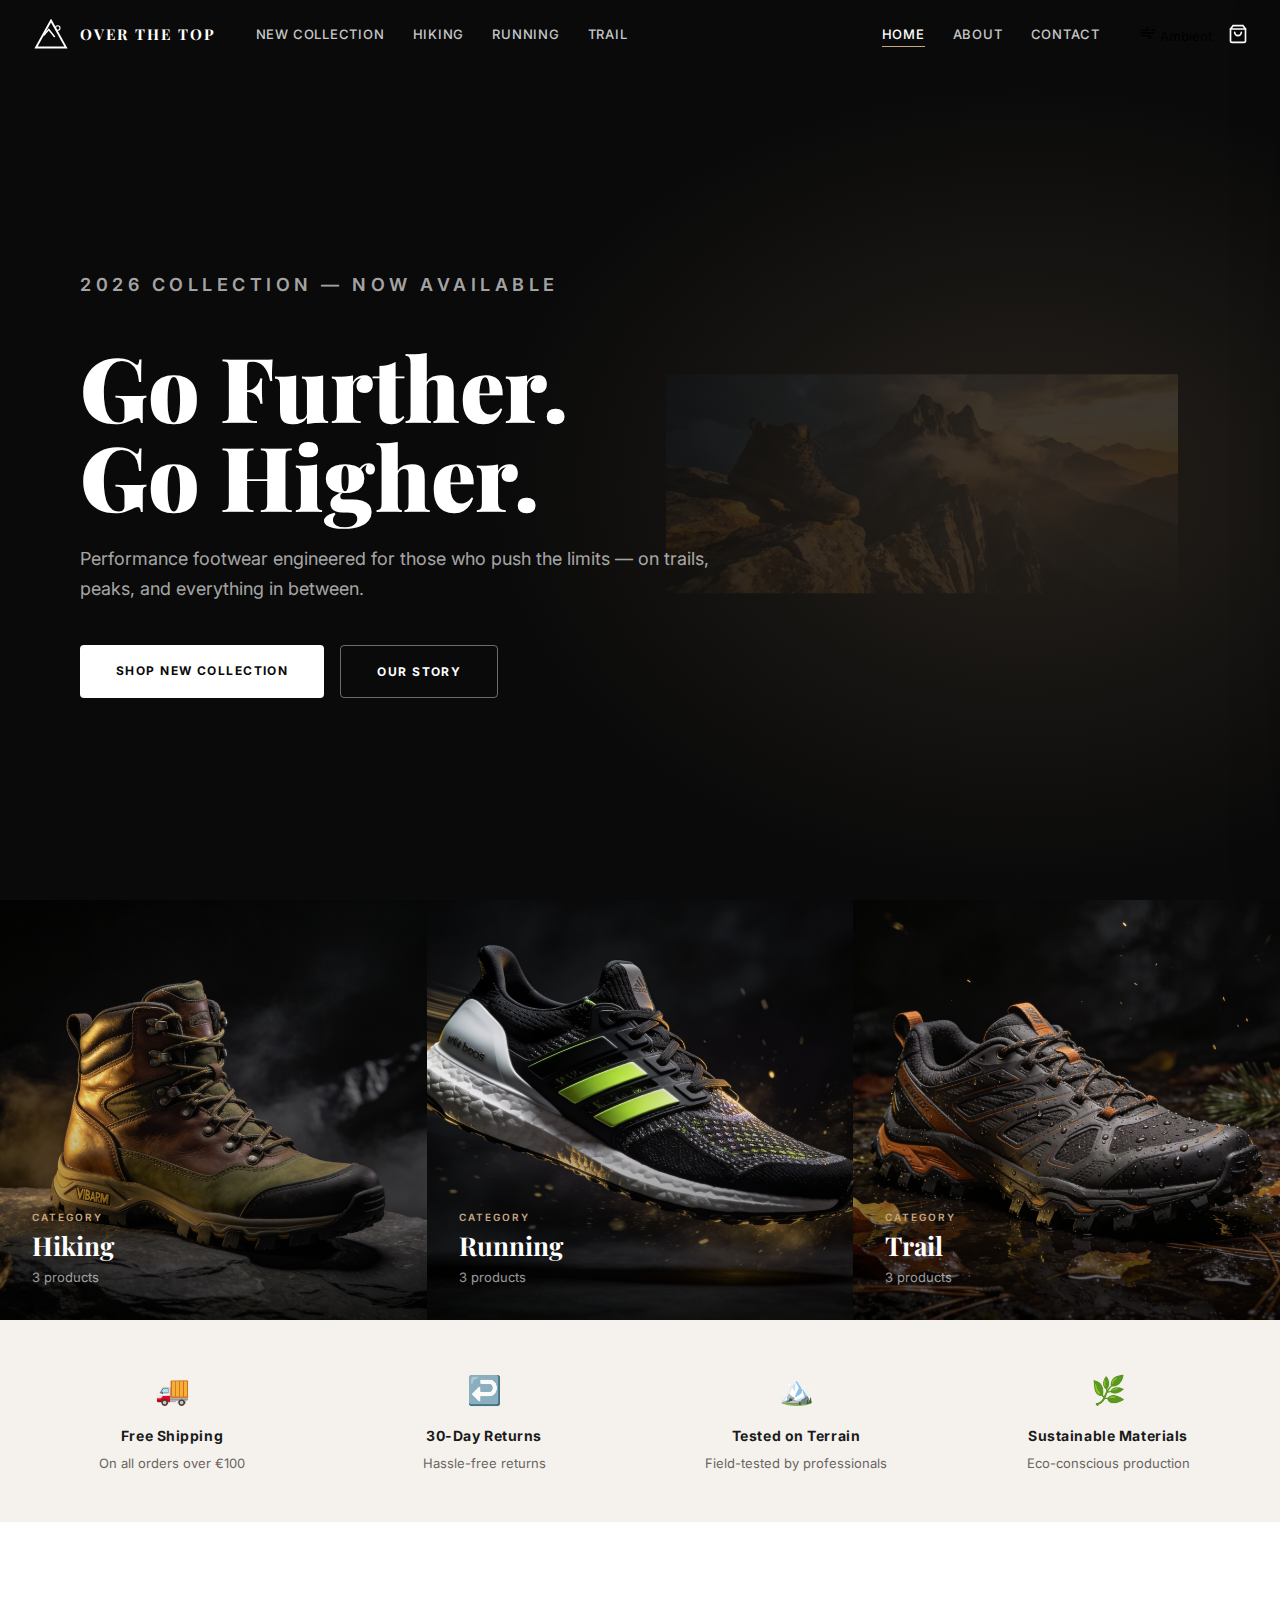
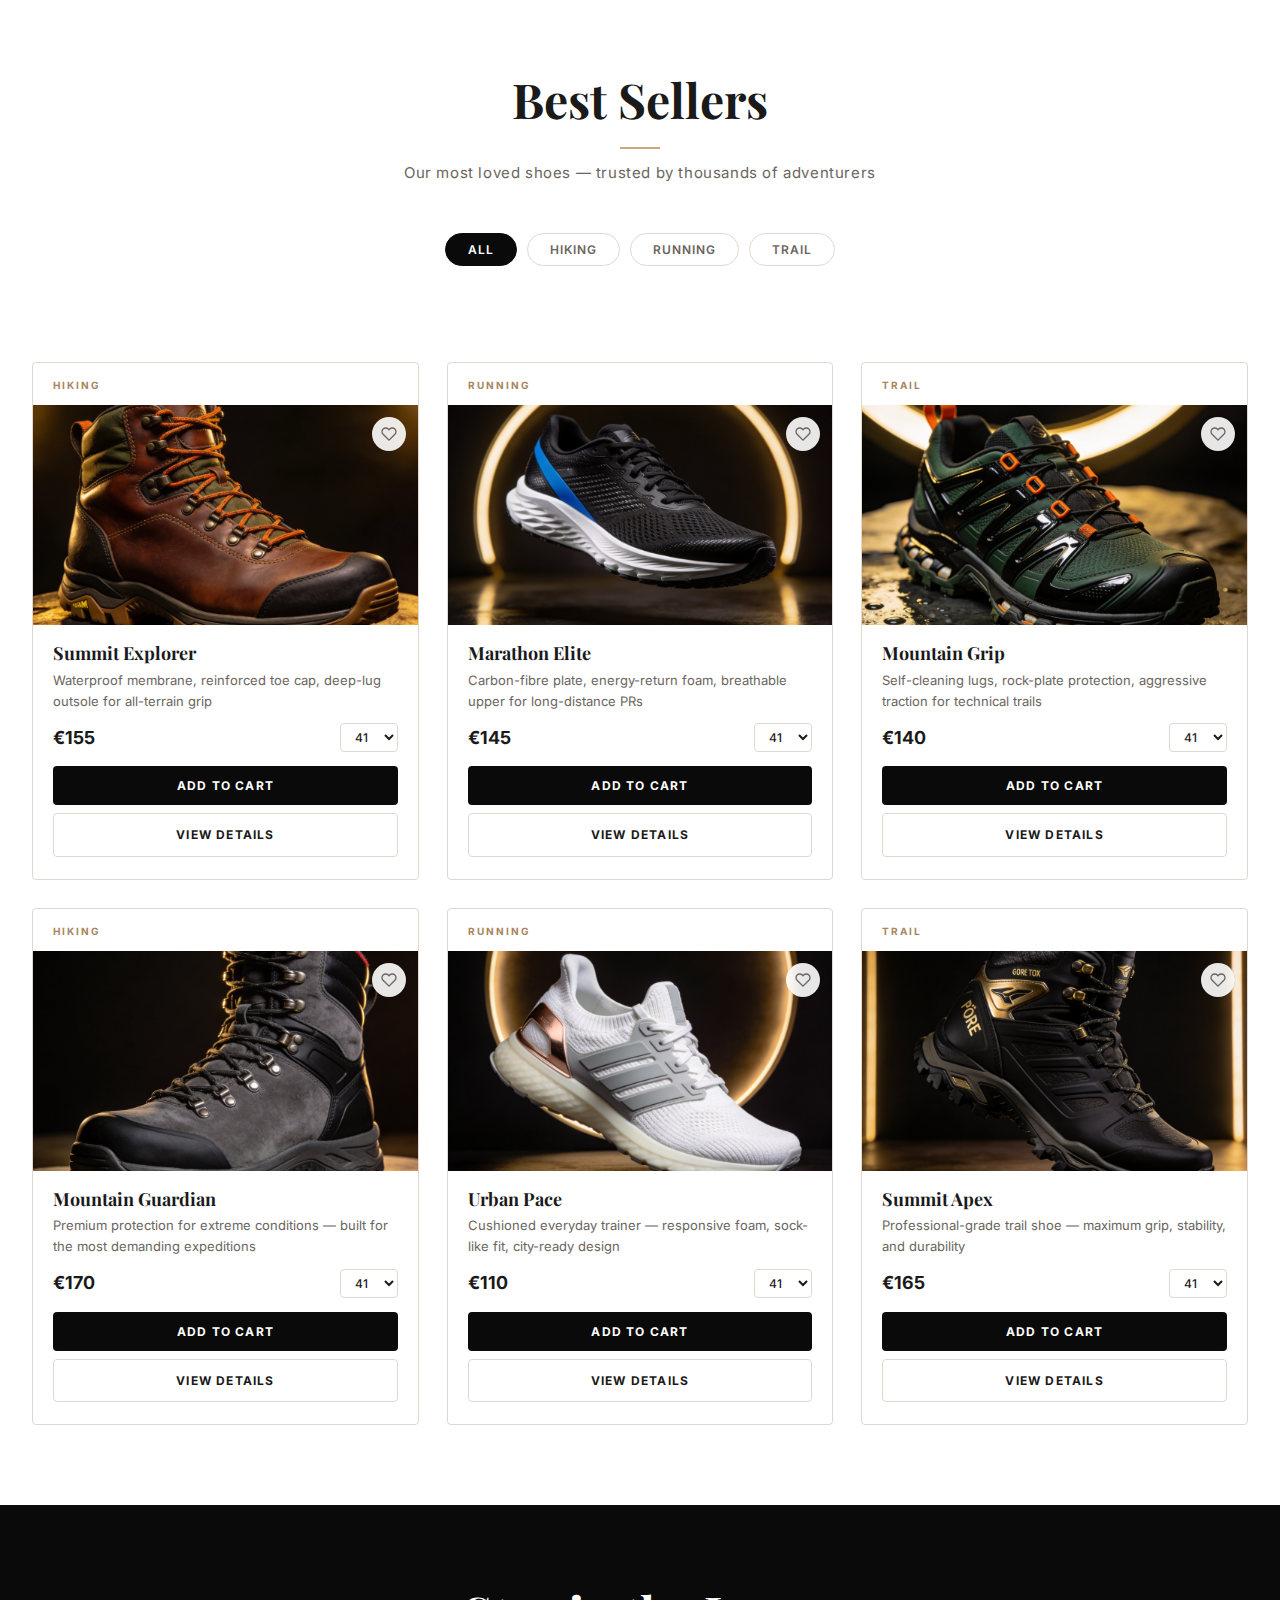
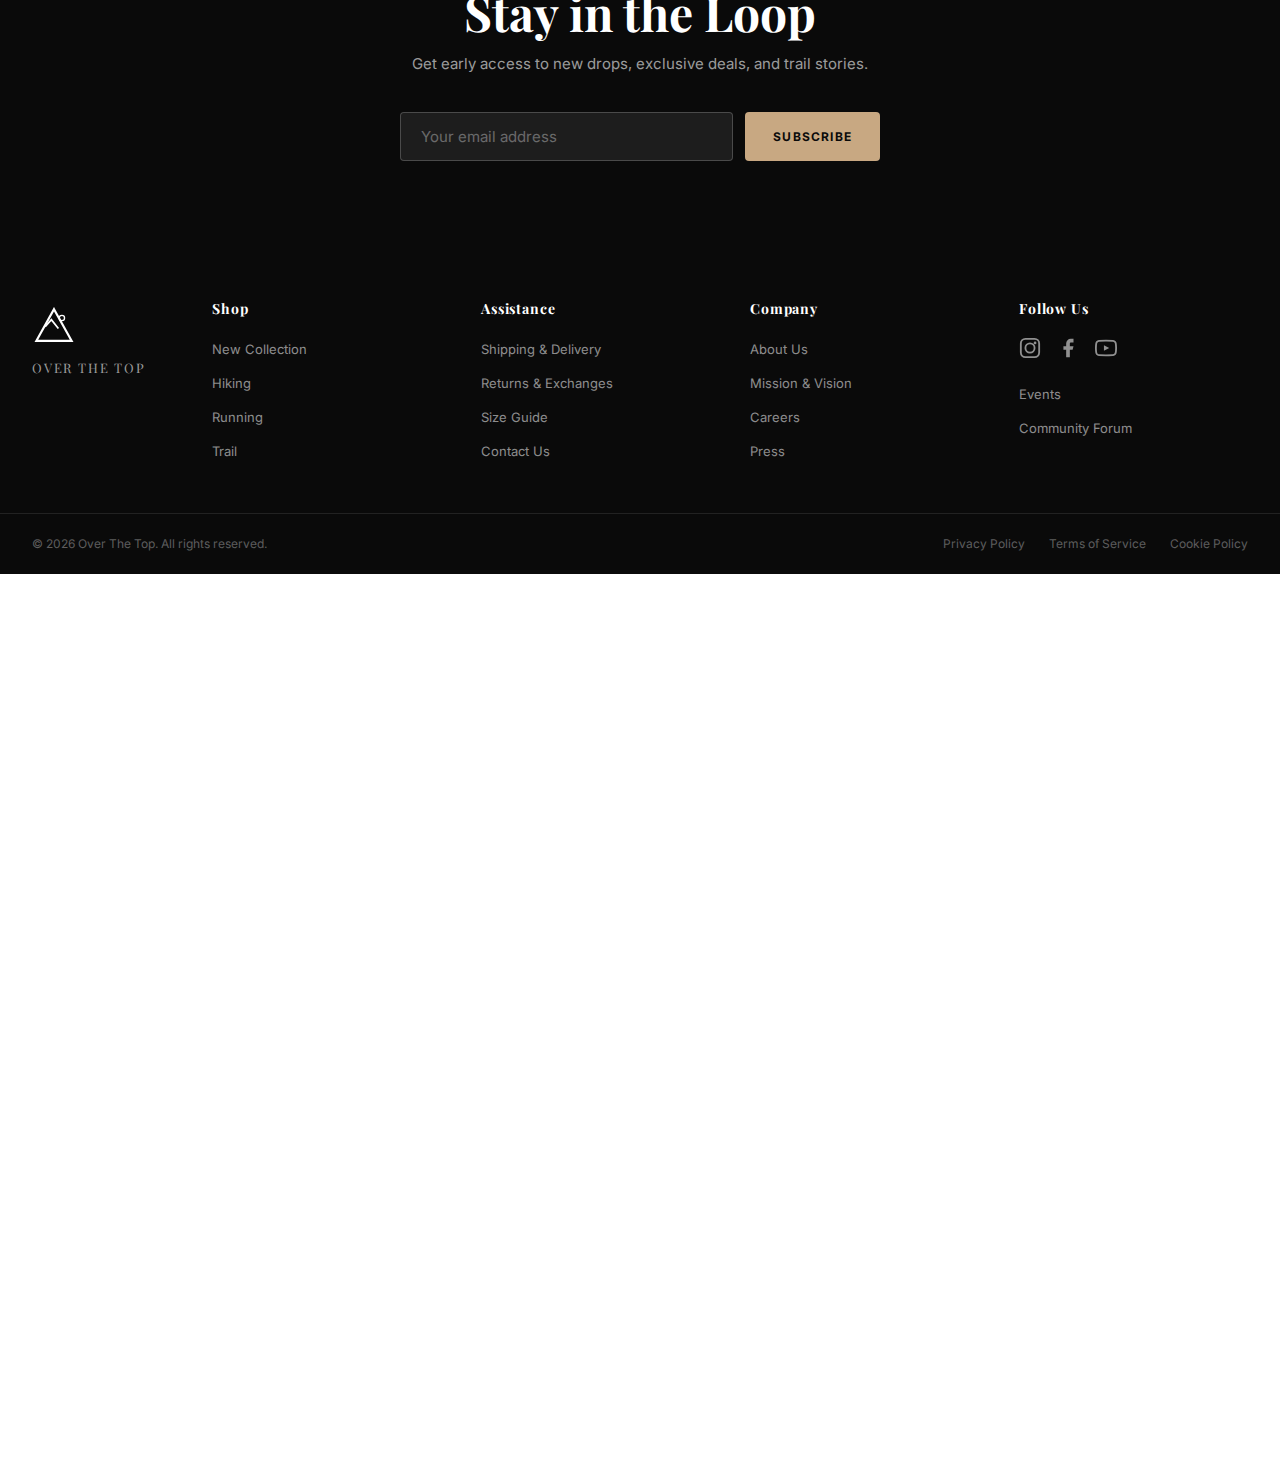
<file: OverTheTop_complete/OverTheTop/index.html>
<!DOCTYPE html>
<html lang="en">

<head>
  <meta charset="UTF-8">
  <meta name="viewport" content="width=device-width, initial-scale=1.0">
  <title>Over The Top — Premium Outdoor Footwear</title>
  <link rel="stylesheet" href="css/style.css">
</head>

<body class="page-body">

  <!-- ══ NAVBAR ══════════════════════════════════════════════ -->
  <header class="navbar" id="navbar">
    <div class="navbar-inner">
      <div class="navbar-left">
        <div class="logo-wrapper">
          <button class="logo" id="logoMenuToggle" aria-label="Menu">
            <svg class="logo-icon" viewBox="0 0 50 40" fill="none" xmlns="http://www.w3.org/2000/svg">
              <path d="M25 2L45 38H5L25 2Z" stroke="white" stroke-width="2.5" fill="none" />
              <path d="M15 22L22 14L30 24" stroke="white" stroke-width="2" fill="none" />
              <circle cx="34" cy="12" r="3" stroke="white" stroke-width="1.5" fill="none" />
            </svg>
            <span class="logo-text">Over The Top</span>
          </button>
          <div class="logo-dropdown" id="logoDropdown">
            <a href="index.html"><svg width="16" height="16" viewBox="0 0 24 24" fill="none" stroke="currentColor" stroke-width="2"><path d="M3 9l9-7 9 7v11a2 2 0 01-2 2H5a2 2 0 01-2-2z"/><polyline points="9 22 9 12 15 12 15 22"/></svg> Home</a>
            <a href="account.html" data-action="login"><svg width="16" height="16" viewBox="0 0 24 24" fill="none" stroke="currentColor" stroke-width="2"><path d="M15 3h4a2 2 0 012 2v14a2 2 0 01-2 2h-4"/><polyline points="10 17 15 12 10 7"/><line x1="15" y1="12" x2="3" y2="12"/></svg> Login</a>
            <a href="account.html" data-action="register"><svg width="16" height="16" viewBox="0 0 24 24" fill="none" stroke="currentColor" stroke-width="2"><path d="M16 21v-2a4 4 0 00-4-4H5a4 4 0 00-4-4v2"/><circle cx="8.5" cy="7" r="4"/><line x1="20" y1="8" x2="20" y2="14"/><line x1="23" y1="11" x2="17" y2="11"/></svg> Create Account</a>
            <a href="account.html" data-action="delete" class="logo-dropdown-danger"><svg width="16" height="16" viewBox="0 0 24 24" fill="none" stroke="currentColor" stroke-width="2"><polyline points="3 6 5 6 21 6"/><path d="M19 6v14a2 2 0 01-2 2H7a2 2 0 01-2-2V6m3 0V4a2 2 0 012-2h4a2 2 0 012 2v2"/></svg> Delete Account</a>
          </div>
        </div>
        <nav class="nav-categories">
          <a href="newCollection.html">New Collection</a>
          <a href="hiking.html">Hiking</a>
          <a href="running.html">Running</a>
          <a href="trail.html">Trail</a>
        </nav>
      </div>
      <div class="navbar-right">
        <nav class="nav-links">
          <a href="index.html" class="active">Home</a>
          <a href="about.html">About</a>
          <a href="contact.html">Contact</a>
        </nav>
        <div class="nav-actions">
          <button class="ambient-btn" id="ambientBtn" aria-label="Toggle ambient mode">
            <svg width="16" height="16" viewBox="0 0 24 24" fill="none" stroke="currentColor" stroke-width="2"
              stroke-linecap="round">
              <path d="M9.59 4.59A2 2 0 1111 8H2" />
              <path d="M12.59 19.41A2 2 0 1014 16H2" />
              <path d="M17.73 7.73A2.5 2.5 0 1119.5 12H2" />
            </svg>
            <span>Ambient</span>
          </button>
          <button class="cart-btn" aria-label="Cart">
            <svg width="20" height="20" viewBox="0 0 24 24" fill="none" stroke="currentColor" stroke-width="2"
              stroke-linecap="round">
              <path d="M6 2L3 6v14a2 2 0 002 2h14a2 2 0 002-2V6l-3-4z" />
              <line x1="3" y1="6" x2="21" y2="6" />
              <path d="M16 10a4 4 0 01-8 0" />
            </svg>
            <span class="cart-count" id="cartCount">0</span>
          </button>
        </div>
      </div>
      <button class="hamburger" id="hamburger" aria-label="Menu">
        <span></span><span></span><span></span>
      </button>
    </div>
    <nav class="mobile-menu" id="mobileMenu">
      <a href="index.html">Home</a>
      <a href="newCollection.html">New Collection</a>
      <a href="hiking.html">Hiking</a>
      <a href="running.html">Running</a>
      <a href="trail.html">Trail</a>
      <a href="about.html">About</a>
      <a href="contact.html">Contact</a>
    </nav>
  </header>

  <!-- ══ HERO ════════════════════════════════════════════════ -->
  <section class="home-hero">
    <div class="home-hero-content">
      <p class="home-hero-eyebrow">2026 Collection — Now Available</p>
      <h1>Go Further.<br>Go Higher.</h1>
      <p>Performance footwear engineered for those who push the limits — on trails, peaks, and everything in between.
      </p>
      <div class="home-hero-actions">
        <a href="newCollection.html" class="btn-primary">Shop New Collection</a>
        <a href="about.html" class="btn-secondary">Our Story</a>
      </div>
    </div>
    <!-- Hero image -->
    <div style="position:absolute;right:8%;top:50%;transform:translateY(-50%);opacity:0.15;pointer-events:none;max-width:520px;width:40vw;">
      <img src="images/00_HERO_Index_Homepage.png" alt="Hero Shoe" style="width:100%;height:auto;object-fit:contain;" />
    </div>
  </section>

  <!-- ══ CATEGORY TILES ═══════════════════════════════════════ -->
  <div class="categories-strip">
    <a href="hiking.html" class="category-tile tile-hiking">
      <div class="category-tile-bg"><img src="images/00_HERO_Hiking_Category.png" alt="Hiking" style="width:100%;height:100%;object-fit:cover;" /></div>
      <div class="category-tile-overlay"></div>
      <div class="category-tile-content">
        <p class="category-tile-label">Category</p>
        <h3>Hiking</h3>
        <p class="category-tile-count">3 products</p>
      </div>
    </a>
    <a href="running.html" class="category-tile tile-running">
      <div class="category-tile-bg"><img src="images/00_HERO_Running_Category.png" alt="Running" style="width:100%;height:100%;object-fit:cover;" /></div>
      <div class="category-tile-overlay"></div>
      <div class="category-tile-content">
        <p class="category-tile-label">Category</p>
        <h3>Running</h3>
        <p class="category-tile-count">3 products</p>
      </div>
    </a>
    <a href="trail.html" class="category-tile tile-trail">
      <div class="category-tile-bg"><img src="images/00_HERO_Trail_Category.png" alt="Trail" style="width:100%;height:100%;object-fit:cover;" /></div>
      <div class="category-tile-overlay"></div>
      <div class="category-tile-content">
        <p class="category-tile-label">Category</p>
        <h3>Trail</h3>
        <p class="category-tile-count">3 products</p>
      </div>
    </a>
  </div>

  <!-- ══ FEATURES BAR ═════════════════════════════════════════ -->
  <div class="features-bar">
    <div class="feature-item">
      <div class="feature-icon">🚚</div>
      <p class="feature-title">Free Shipping</p>
      <p class="feature-desc">On all orders over €100</p>
    </div>
    <div class="feature-item">
      <div class="feature-icon">↩️</div>
      <p class="feature-title">30-Day Returns</p>
      <p class="feature-desc">Hassle-free returns</p>
    </div>
    <div class="feature-item">
      <div class="feature-icon">🏔️</div>
      <p class="feature-title">Tested on Terrain</p>
      <p class="feature-desc">Field-tested by professionals</p>
    </div>
    <div class="feature-item">
      <div class="feature-icon">🌿</div>
      <p class="feature-title">Sustainable Materials</p>
      <p class="feature-desc">Eco-conscious production</p>
    </div>
  </div>

  <!-- ══ FEATURED PRODUCTS ════════════════════════════════════ -->
  <section class="home-products">
    <div class="section-header">
      <h2>Best Sellers</h2>
      <div class="section-divider"></div>
      <p>Our most loved shoes — trusted by thousands of adventurers</p>
    </div>
    <div class="filter-bar">
      <button class="filter-btn active" data-filter="all">All</button>
      <button class="filter-btn" data-filter="hiking">Hiking</button>
      <button class="filter-btn" data-filter="running">Running</button>
      <button class="filter-btn" data-filter="trail">Trail</button>
    </div>
    <div class="products-grid">

      <div class="product-card">
        <div class="product-category">HIKING</div>
        <div class="product-image">
          <div class="product-img-wrapper">
            <img src="images/01_HIKING_Summit_Explorer_01_Hero.png" alt="Summit Explorer" style="width:100%;height:auto;object-fit:cover;" />
          </div>
          <button class="btn-wish" aria-label="Wishlist">
            <svg viewBox="0 0 24 24" fill="none" stroke="currentColor" stroke-width="2">
              <path
                d="M20.84 4.61a5.5 5.5 0 00-7.78 0L12 5.67l-1.06-1.06a5.5 5.5 0 00-7.78 7.78L12 21.23l8.84-8.84a5.5 5.5 0 000-7.78z" />
            </svg>
          </button>
        </div>
        <div class="product-info">
          <h3 class="product-name">Summit Explorer</h3>
          <p class="product-description">Waterproof membrane, reinforced toe cap, deep-lug outsole for all-terrain grip
          </p>
          <div class="product-footer">
            <span class="product-price">€155</span>
            <select class="size-select" aria-label="Size">
              <option>38</option>
              <option>39</option>
              <option>40</option>
              <option selected>41</option>
              <option>42</option>
              <option>43</option>
              <option>44</option>
              <option>45</option>
            </select>
          </div>
          <button class="btn-add-cart">Add to cart</button>
        </div>
      </div>

      <div class="product-card">
        <div class="product-category">RUNNING</div>
        <div class="product-image">
          <div class="product-img-wrapper">
            <img src="images/04_RUNNING_Marathon_Elite_01_Hero.png" alt="Marathon Elite" style="width:100%;height:auto;object-fit:cover;" />
          </div>
          <button class="btn-wish" aria-label="Wishlist">
            <svg viewBox="0 0 24 24" fill="none" stroke="currentColor" stroke-width="2">
              <path
                d="M20.84 4.61a5.5 5.5 0 00-7.78 0L12 5.67l-1.06-1.06a5.5 5.5 0 00-7.78 7.78L12 21.23l8.84-8.84a5.5 5.5 0 000-7.78z" />
            </svg>
          </button>
        </div>
        <div class="product-info">
          <h3 class="product-name">Marathon Elite</h3>
          <p class="product-description">Carbon-fibre plate, energy-return foam, breathable upper for long-distance PRs
          </p>
          <div class="product-footer">
            <span class="product-price">€145</span>
            <select class="size-select" aria-label="Size">
              <option>38</option>
              <option>39</option>
              <option>40</option>
              <option selected>41</option>
              <option>42</option>
              <option>43</option>
              <option>44</option>
              <option>45</option>
            </select>
          </div>
          <button class="btn-add-cart">Add to cart</button>
        </div>
      </div>

      <div class="product-card">
        <div class="product-category">TRAIL</div>
        <div class="product-image">
          <div class="product-img-wrapper">
            <img src="images/07_TRAIL_Mountain_Grip_01_Hero.png" alt="Mountain Grip" style="width:100%;height:auto;object-fit:cover;" />
          </div>
          <button class="btn-wish" aria-label="Wishlist">
            <svg viewBox="0 0 24 24" fill="none" stroke="currentColor" stroke-width="2">
              <path
                d="M20.84 4.61a5.5 5.5 0 00-7.78 0L12 5.67l-1.06-1.06a5.5 5.5 0 00-7.78 7.78L12 21.23l8.84-8.84a5.5 5.5 0 000-7.78z" />
            </svg>
          </button>
        </div>
        <div class="product-info">
          <h3 class="product-name">Mountain Grip</h3>
          <p class="product-description">Self-cleaning lugs, rock-plate protection, aggressive traction for technical
            trails</p>
          <div class="product-footer">
            <span class="product-price">€140</span>
            <select class="size-select" aria-label="Size">
              <option>38</option>
              <option>39</option>
              <option>40</option>
              <option selected>41</option>
              <option>42</option>
              <option>43</option>
              <option>44</option>
              <option>45</option>
            </select>
          </div>
          <button class="btn-add-cart">Add to cart</button>
        </div>
      </div>

      <div class="product-card">
        <div class="product-category">HIKING</div>
        <div class="product-image">
          <div class="product-img-wrapper">
            <img src="images/02_HIKING_Mountain_Guardian_01_Hero.png" alt="Mountain Guardian" style="width:100%;height:auto;object-fit:cover;" />
          </div>
          <button class="btn-wish" aria-label="Wishlist">
            <svg viewBox="0 0 24 24" fill="none" stroke="currentColor" stroke-width="2">
              <path
                d="M20.84 4.61a5.5 5.5 0 00-7.78 0L12 5.67l-1.06-1.06a5.5 5.5 0 00-7.78 7.78L12 21.23l8.84-8.84a5.5 5.5 0 000-7.78z" />
            </svg>
          </button>
        </div>
        <div class="product-info">
          <h3 class="product-name">Mountain Guardian</h3>
          <p class="product-description">Premium protection for extreme conditions — built for the most demanding
            expeditions</p>
          <div class="product-footer">
            <span class="product-price">€170</span>
            <select class="size-select" aria-label="Size">
              <option>38</option>
              <option>39</option>
              <option>40</option>
              <option selected>41</option>
              <option>42</option>
              <option>43</option>
              <option>44</option>
              <option>45</option>
            </select>
          </div>
          <button class="btn-add-cart">Add to cart</button>
        </div>
      </div>

      <div class="product-card">
        <div class="product-category">RUNNING</div>
        <div class="product-image">
          <div class="product-img-wrapper">
            <img src="images/05_RUNNING_Urban_Pace_01_Hero.png" alt="Urban Pace" style="width:100%;height:auto;object-fit:cover;" />
          </div>
          <button class="btn-wish" aria-label="Wishlist">
            <svg viewBox="0 0 24 24" fill="none" stroke="currentColor" stroke-width="2">
              <path
                d="M20.84 4.61a5.5 5.5 0 00-7.78 0L12 5.67l-1.06-1.06a5.5 5.5 0 00-7.78 7.78L12 21.23l8.84-8.84a5.5 5.5 0 000-7.78z" />
            </svg>
          </button>
        </div>
        <div class="product-info">
          <h3 class="product-name">Urban Pace</h3>
          <p class="product-description">Cushioned everyday trainer — responsive foam, sock-like fit, city-ready design
          </p>
          <div class="product-footer">
            <span class="product-price">€110</span>
            <select class="size-select" aria-label="Size">
              <option>38</option>
              <option>39</option>
              <option>40</option>
              <option selected>41</option>
              <option>42</option>
              <option>43</option>
              <option>44</option>
              <option>45</option>
            </select>
          </div>
          <button class="btn-add-cart">Add to cart</button>
        </div>
      </div>

      <div class="product-card">
        <div class="product-category">TRAIL</div>
        <div class="product-image">
          <div class="product-img-wrapper">
            <img src="images/09_TRAIL_Summit_Apex_01_Hero.png" alt="Summit Apex" style="width:100%;height:auto;object-fit:cover;" />
          </div>
          <button class="btn-wish" aria-label="Wishlist">
            <svg viewBox="0 0 24 24" fill="none" stroke="currentColor" stroke-width="2">
              <path
                d="M20.84 4.61a5.5 5.5 0 00-7.78 0L12 5.67l-1.06-1.06a5.5 5.5 0 00-7.78 7.78L12 21.23l8.84-8.84a5.5 5.5 0 000-7.78z" />
            </svg>
          </button>
        </div>
        <div class="product-info">
          <h3 class="product-name">Summit Apex</h3>
          <p class="product-description">Professional-grade trail shoe — maximum grip, stability, and durability</p>
          <div class="product-footer">
            <span class="product-price">€165</span>
            <select class="size-select" aria-label="Size">
              <option>38</option>
              <option>39</option>
              <option>40</option>
              <option selected>41</option>
              <option>42</option>
              <option>43</option>
              <option>44</option>
              <option>45</option>
            </select>
          </div>
          <button class="btn-add-cart">Add to cart</button>
        </div>
      </div>

    </div>
  </section>

  <!-- ══ NEWSLETTER ════════════════════════════════════════════ -->
  <section class="newsletter">
    <h2>Stay in the Loop</h2>
    <p>Get early access to new drops, exclusive deals, and trail stories.</p>
    <form class="newsletter-form" onsubmit="return false;">
      <input type="email" placeholder="Your email address">
      <button type="submit">Subscribe</button>
    </form>
  </section>

  <!-- ══ FOOTER ════════════════════════════════════════════════ -->
  <footer class="footer">
    <div class="footer-inner">
      <div class="footer-logo">
        <svg class="logo-icon" viewBox="0 0 50 40" fill="none" xmlns="http://www.w3.org/2000/svg">
          <path d="M25 2L45 38H5L25 2Z" stroke="white" stroke-width="2.5" fill="none" />
          <path d="M15 22L22 14L30 24" stroke="white" stroke-width="2" fill="none" />
          <circle cx="34" cy="12" r="3" stroke="white" stroke-width="1.5" fill="none" />
        </svg>
        <p class="footer-logo-text">Over The Top</p>
      </div>
      <div class="footer-columns">
        <div class="footer-col">
          <h3>Shop</h3>
          <ul>
            <li><a href="newCollection.html">New Collection</a></li>
            <li><a href="hiking.html">Hiking</a></li>
            <li><a href="running.html">Running</a></li>
            <li><a href="trail.html">Trail</a></li>
          </ul>
        </div>
        <div class="footer-col">
          <h3>Assistance</h3>
          <ul>
            <li><a href="#">Shipping & Delivery</a></li>
            <li><a href="#">Returns & Exchanges</a></li>
            <li><a href="#">Size Guide</a></li>
            <li><a href="contact.html">Contact Us</a></li>
          </ul>
        </div>
        <div class="footer-col">
          <h3>Company</h3>
          <ul>
            <li><a href="about.html">About Us</a></li>
            <li><a href="#">Mission & Vision</a></li>
            <li><a href="#">Careers</a></li>
            <li><a href="#">Press</a></li>
          </ul>
        </div>
        <div class="footer-col">
          <h3>Follow Us</h3>
          <div class="social-icons">
            <a href="#" aria-label="Instagram">
              <svg width="22" height="22" viewBox="0 0 24 24" fill="none" stroke="currentColor" stroke-width="2"
                stroke-linecap="round">
                <rect x="2" y="2" width="20" height="20" rx="5" />
                <circle cx="12" cy="12" r="5" />
                <circle cx="17.5" cy="6.5" r="1.5" fill="currentColor" stroke="none" />
              </svg>
            </a>
            <a href="#" aria-label="Facebook">
              <svg width="22" height="22" viewBox="0 0 24 24" fill="currentColor">
                <path d="M18 2h-3a5 5 0 00-5 5v3H7v4h3v8h4v-8h3l1-4h-4V7a1 1 0 011-1h3z" />
              </svg>
            </a>
            <a href="#" aria-label="YouTube">
              <svg width="22" height="22" viewBox="0 0 24 24" fill="none" stroke="currentColor" stroke-width="2"
                stroke-linecap="round">
                <path
                  d="M22.54 6.42a2.78 2.78 0 00-1.94-2C18.88 4 12 4 12 4s-6.88 0-8.6.46a2.78 2.78 0 00-1.94 2A29 29 0 001 12a29 29 0 00.46 5.58A2.78 2.78 0 003.4 19.6C5.12 20 12 20 12 20s6.88 0 8.6-.46a2.78 2.78 0 001.94-2A29 29 0 0023 12a29 29 0 00-.46-5.58z" />
                <polygon points="9.75 15.02 15.5 12 9.75 8.98 9.75 15.02" fill="currentColor" stroke="none" />
              </svg>
            </a>
          </div>
          <ul>
            <li><a href="#">Events</a></li>
            <li><a href="#">Community Forum</a></li>
          </ul>
        </div>
      </div>
    </div>
    <div class="footer-bottom">
      <div class="footer-bottom-inner">
        <p>&copy; 2026 Over The Top. All rights reserved.</p>
        <p>Privacy Policy</p>
        <p>Terms of Service</p>
        <p>Cookie Policy</p>
      </div>
    </div>
  </footer>

  <!-- ══ CART SIDEBAR ══════════════════════════════════════════ -->
  <div class="cart-overlay" id="cartOverlay"></div>
  <aside class="cart-sidebar" id="cartSidebar" aria-label="Shopping cart">
    <div class="cart-header">
      <h2>Your Cart</h2>
      <button class="cart-close" id="cartClose" aria-label="Close cart">
        <svg width="24" height="24" viewBox="0 0 24 24" fill="none" stroke="currentColor" stroke-width="2"
          stroke-linecap="round">
          <line x1="18" y1="6" x2="6" y2="18" />
          <line x1="6" y1="6" x2="18" y2="18" />
        </svg>
      </button>
    </div>
    <div class="cart-items" id="cartItems"></div>
    <div class="cart-footer" id="cartFooter" style="display:none;">
      <div class="cart-subtotal">
        <span>Subtotal</span>
        <span id="cartTotal">€0</span>
      </div>
      <p class="cart-note">Shipping calculated at checkout. Free over €100.</p>
      <button class="btn-checkout" id="checkoutBtn">Proceed to Checkout</button>
      <button class="btn-continue" id="continueBtn">Continue Shopping</button>
    </div>
  </aside>

  <!-- ══ CHECKOUT SUCCESS MODAL ════════════════════════════════ -->
  <div class="checkout-modal" id="checkoutModal">
    <div class="checkout-box">
      <div class="checkout-icon">🎉</div>
      <h2>Order Confirmed!</h2>
      <p>Thank you for your purchase. You'll receive a confirmation email shortly with your tracking details.</p>
      <button class="btn-close-modal" id="closeCheckout">Continue Shopping</button>
    </div>
  </div>

  <script src="js/app.js"></script>
</body>

</html>
</file>
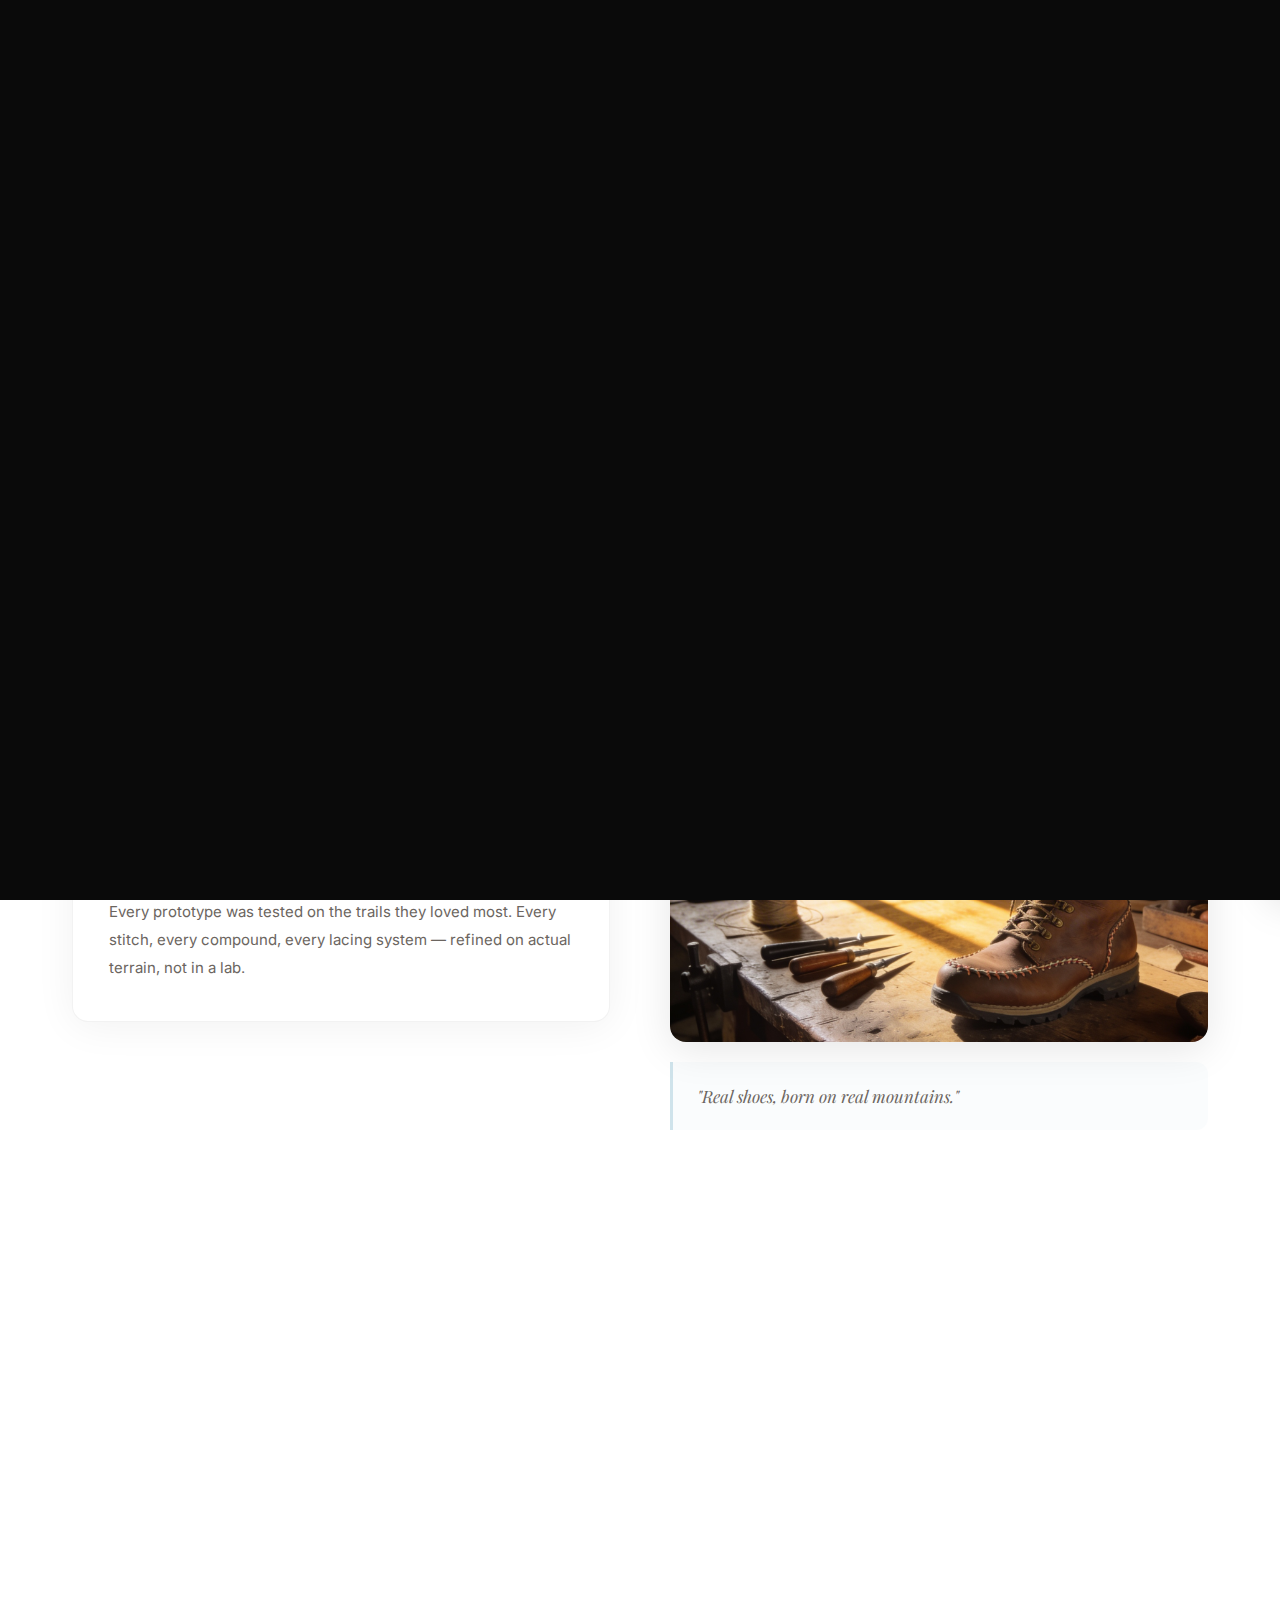
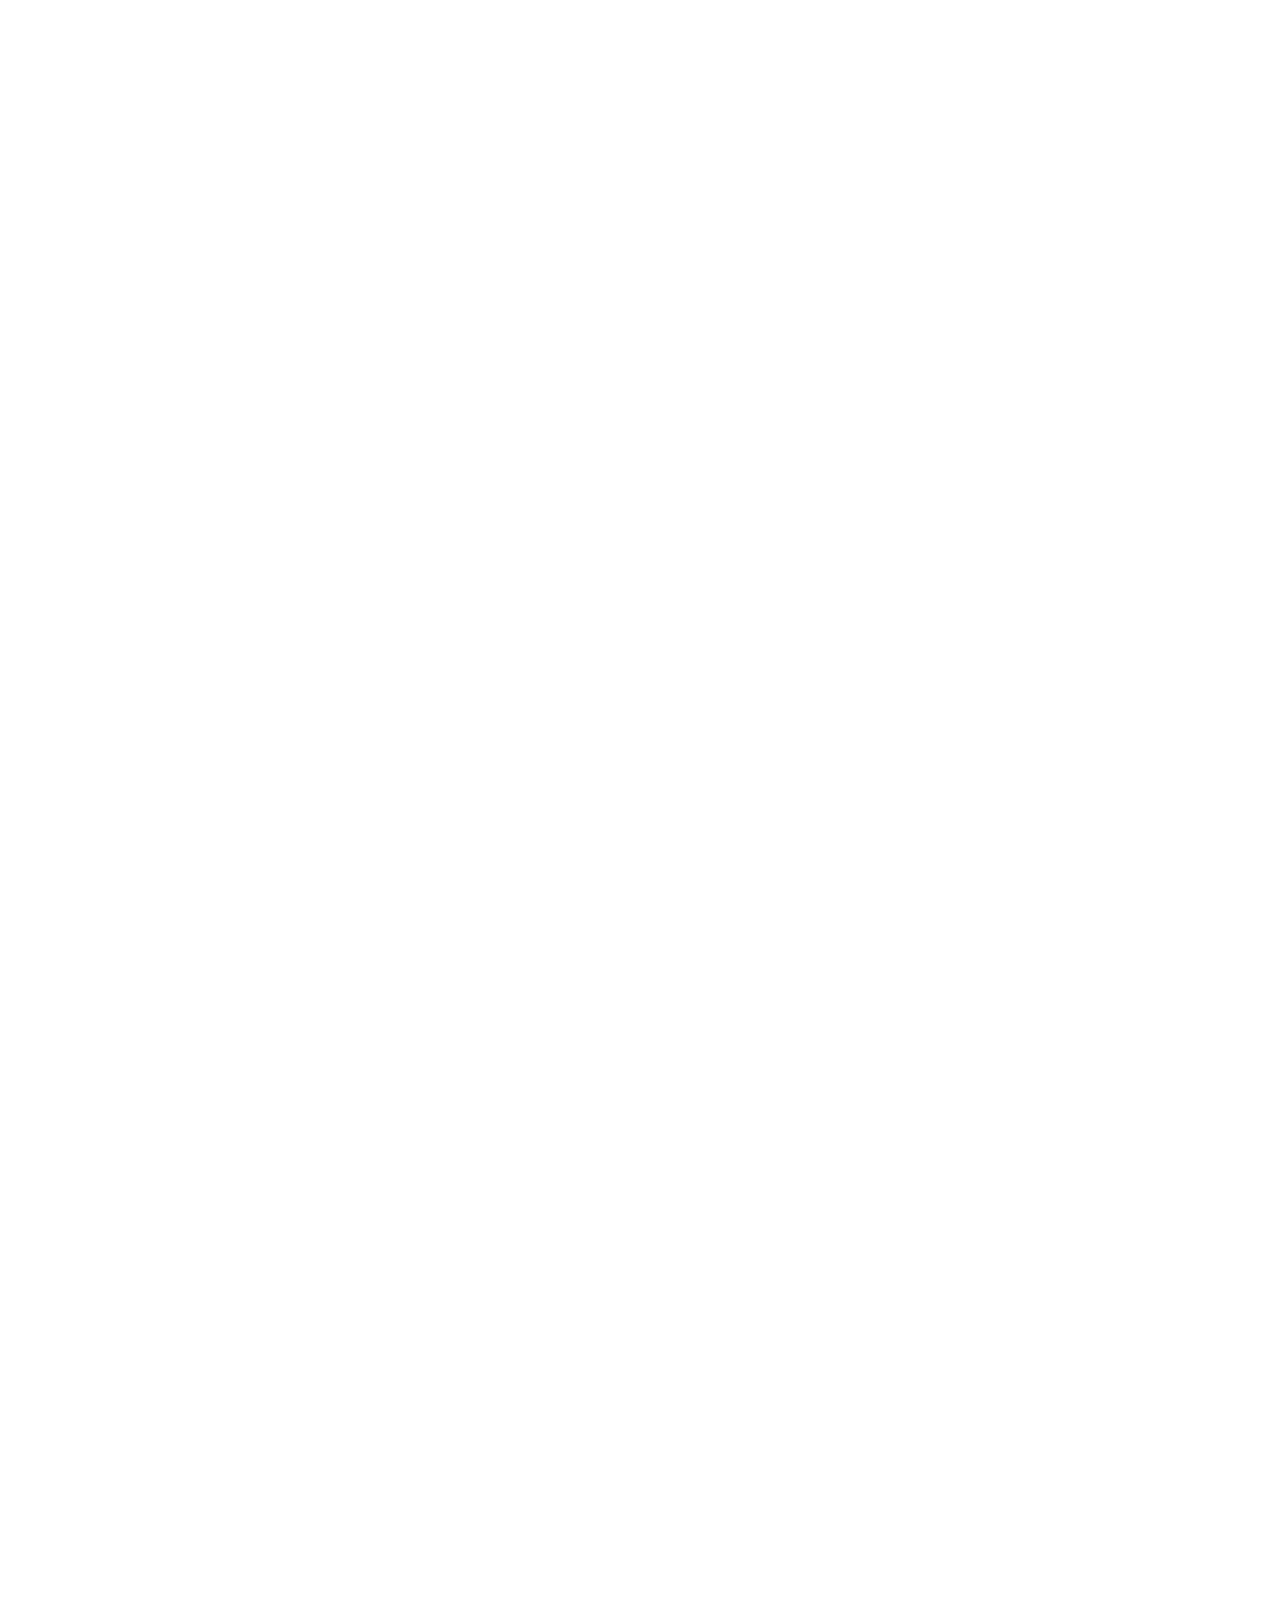
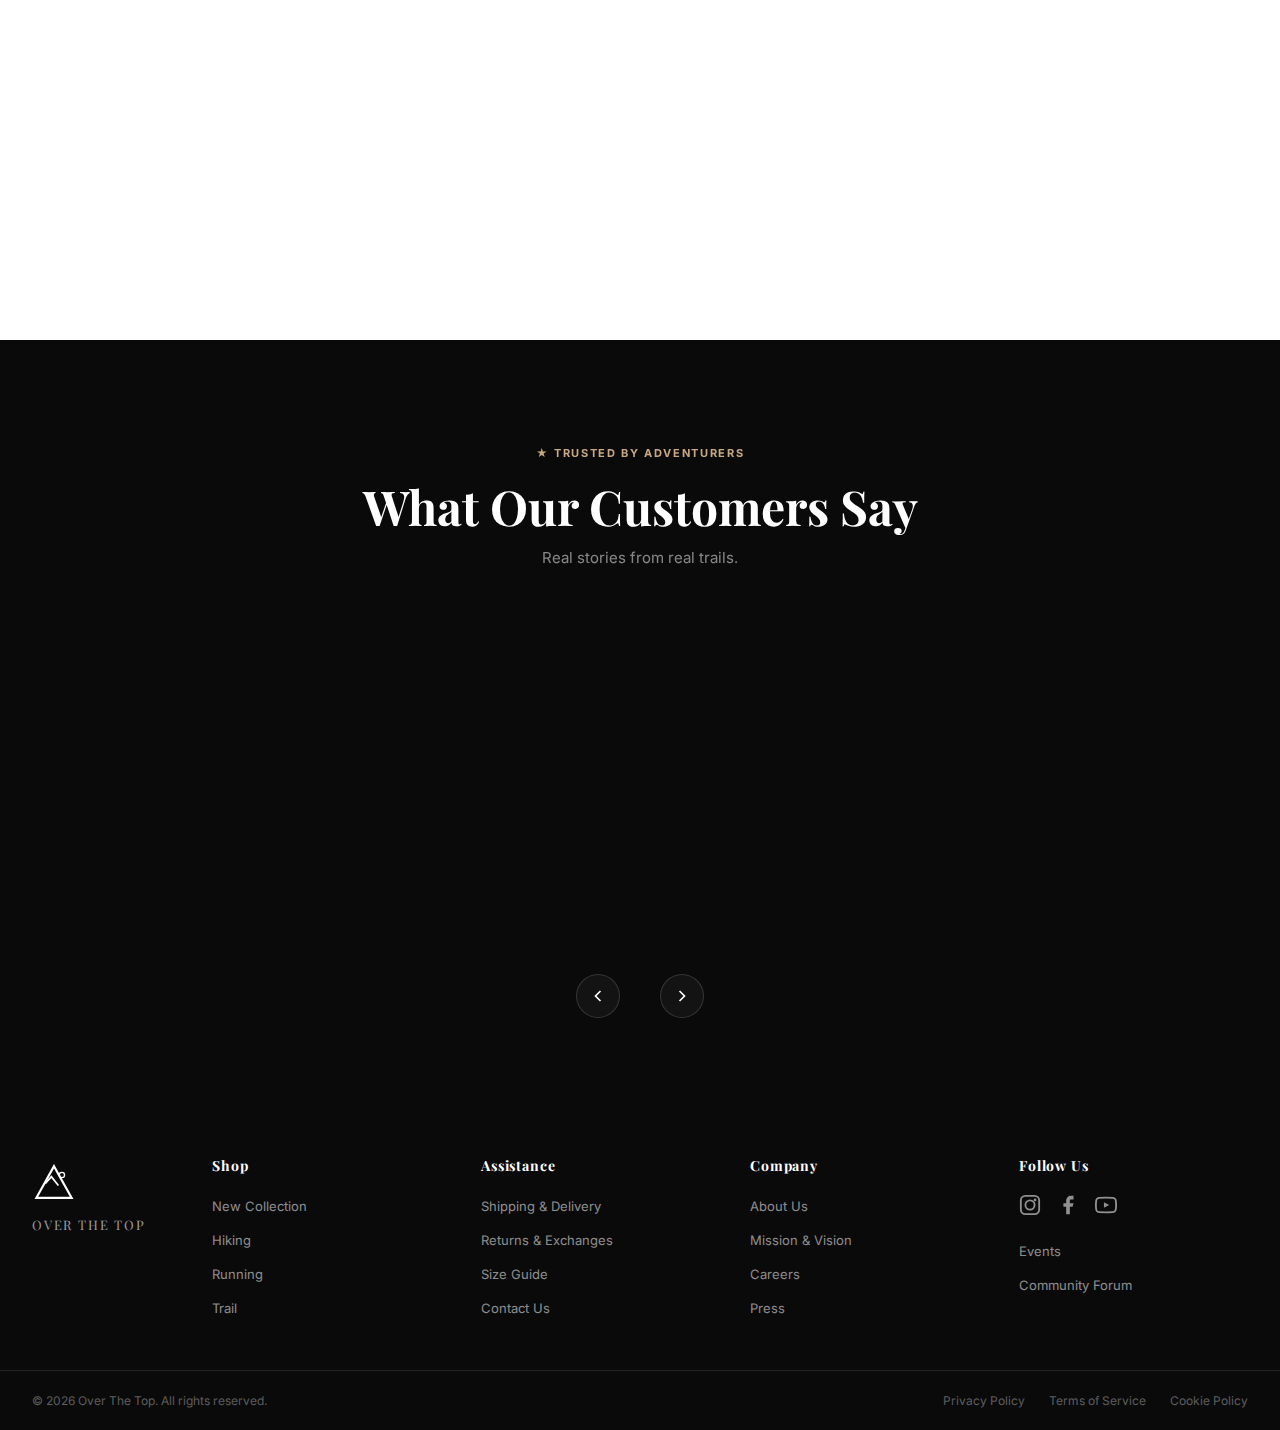
<file: about.html>
<!DOCTYPE html>
<html lang="en">
<head>
  <meta charset="UTF-8">
  <meta name="viewport" content="width=device-width, initial-scale=1.0">
  <title>About — Over The Top</title>
  <link rel="stylesheet" href="css/style.css">
</head>
<body class="page-body">

  <header class="navbar" id="navbar">
    <div class="navbar-inner">
      <div class="navbar-left">
        <div class="logo-wrapper">
          <button class="logo" id="logoMenuToggle" aria-label="Menu"><svg class="logo-icon" viewBox="0 0 50 40" fill="none"><path d="M25 2L45 38H5L25 2Z" stroke="white" stroke-width="2.5" fill="none"/><path d="M15 22L22 14L30 24" stroke="white" stroke-width="2" fill="none"/><circle cx="34" cy="12" r="3" stroke="white" stroke-width="1.5" fill="none"/></svg><span class="logo-text">Over The Top</span></button>
          <div class="logo-dropdown" id="logoDropdown">
            <a href="index.html"><svg width="16" height="16" viewBox="0 0 24 24" fill="none" stroke="currentColor" stroke-width="2"><path d="M3 9l9-7 9 7v11a2 2 0 01-2 2H5a2 2 0 01-2-2z"/><polyline points="9 22 9 12 15 12 15 22"/></svg> Home</a>
            <a href="account.html" data-action="login"><svg width="16" height="16" viewBox="0 0 24 24" fill="none" stroke="currentColor" stroke-width="2"><path d="M15 3h4a2 2 0 012 2v14a2 2 0 01-2 2h-4"/><polyline points="10 17 15 12 10 7"/><line x1="15" y1="12" x2="3" y2="12"/></svg> Login</a>
            <a href="account.html" data-action="register"><svg width="16" height="16" viewBox="0 0 24 24" fill="none" stroke="currentColor" stroke-width="2"><path d="M16 21v-2a4 4 0 00-4-4H5a4 4 0 00-4-4v2"/><circle cx="8.5" cy="7" r="4"/><line x1="20" y1="8" x2="20" y2="14"/><line x1="23" y1="11" x2="17" y2="11"/></svg> Create Account</a>
            <a href="account.html" data-action="delete" class="logo-dropdown-danger"><svg width="16" height="16" viewBox="0 0 24 24" fill="none" stroke="currentColor" stroke-width="2"><polyline points="3 6 5 6 21 6"/><path d="M19 6v14a2 2 0 01-2 2H7a2 2 0 01-2-2V6m3 0V4a2 2 0 012-2h4a2 2 0 012 2v2"/></svg> Delete Account</a>
          </div>
        </div>
        <nav class="nav-categories">
          <a href="newCollection.html">New Collection</a>
          <div class="cat-dropdown-wrap">
            <button class="cat-dropdown-btn" aria-expanded="false" aria-label="Categories">
              Categories
              <svg width="10" height="10" viewBox="0 0 24 24" fill="none" stroke="currentColor" stroke-width="2.5"><polyline points="6 9 12 15 18 9"/></svg>
            </button>
            <div class="cat-radial">
              <!-- Orbit ring -->
              <div class="cat-orbit-ring"></div>
              <!-- Center hub -->
              <div class="cat-hub">
                <svg width="22" height="22" viewBox="0 0 24 24" fill="none" stroke="currentColor" stroke-width="1.5"><path d="M12 2L2 7l10 5 10-5-10-5z"/><path d="M2 17l10 5 10-5"/><path d="M2 12l10 5 10-5"/></svg>
              </div>
              <!-- Connector lines -->
              <div class="cat-connector" style="transform: rotate(-90deg) translateX(-0.5px);"></div>
              <div class="cat-connector" style="transform: rotate(30deg) translateX(-0.5px);"></div>
              <div class="cat-connector" style="transform: rotate(150deg) translateX(-0.5px);"></div>
              <!-- Category items positioned in a circle -->
              <div class="cat-item" style="top: 15%; left: 50%;">
                <a href="hiking.html">
                  <svg class="cat-item-icon" viewBox="0 0 24 24" fill="none" stroke="currentColor" stroke-width="1.5" stroke-linecap="round"><path d="M3 20l5-8 4 5 3-4 6 7"/><circle cx="18" cy="6" r="3"/></svg>
                  <span class="cat-item-label">Hiking</span>
                </a>
              </div>
              <div class="cat-item" style="top: 75%; left: 19%;">
                <a href="running.html">
                  <svg class="cat-item-icon" viewBox="0 0 24 24" fill="none" stroke="currentColor" stroke-width="1.5" stroke-linecap="round"><path d="M13 4v16"/><path d="M17 4v16"/><path d="M19 4H9.5a4.5 4.5 0 000 9H13"/><circle cx="9.5" cy="8.5" r="0" fill="currentColor"/><path d="M5 20l4-4 4 4 4-4 4 4"/></svg>
                  <span class="cat-item-label">Running</span>
                </a>
              </div>
              <div class="cat-item" style="top: 75%; left: 81%;">
                <a href="trail.html">
                  <svg class="cat-item-icon" viewBox="0 0 24 24" fill="none" stroke="currentColor" stroke-width="1.5" stroke-linecap="round"><path d="M12 22V8"/><path d="M12 8C12 4 17 2 17 2s-1 4-1 6"/><path d="M12 8C12 4 7 2 7 2s1 4 1 6"/><path d="M12 14c-3 0-5 2-7 2"/><path d="M12 14c3 0 5 2 7 2"/></svg>
                  <span class="cat-item-label">Trail</span>
                </a>
              </div>
              <!-- Floating particles -->
              <div class="cat-particle" style="top:20%;left:25%;animation-delay:0s;"></div>
              <div class="cat-particle" style="top:30%;left:75%;animation-delay:0.8s;"></div>
              <div class="cat-particle" style="top:70%;left:50%;animation-delay:1.6s;"></div>
              <div class="cat-particle" style="top:60%;left:15%;animation-delay:2.2s;"></div>
              <div class="cat-particle" style="top:45%;left:85%;animation-delay:0.4s;"></div>
            </div>
          </div>
          <a href="shoe-finder.html" class="nav-new-badge">Altitude Lab<span class="badge-new">NEW</span></a>
        </nav>
        <div class="cat-backdrop"></div>
      </div>
      <div class="navbar-right">
        <nav class="nav-links"><a href="index.html">Home</a><a href="about.html" class="active">About</a><a href="contact.html">Contact</a></nav>
        <div class="nav-actions">
          <button class="ambient-btn" id="ambientBtn" aria-label="Toggle ambient mode"><svg width="16" height="16" viewBox="0 0 24 24" fill="none" stroke="currentColor" stroke-width="2" stroke-linecap="round"><path d="M9.59 4.59A2 2 0 1111 8H2"/><path d="M12.59 19.41A2 2 0 1014 16H2"/><path d="M17.73 7.73A2.5 2.5 0 1119.5 12H2"/></svg><span>Ambient</span></button>
          <button class="cart-btn" aria-label="Cart"><svg width="20" height="20" viewBox="0 0 24 24" fill="none" stroke="currentColor" stroke-width="2" stroke-linecap="round"><path d="M6 2L3 6v14a2 2 0 002 2h14a2 2 0 002-2V6l-3-4z"/><line x1="3" y1="6" x2="21" y2="6"/><path d="M16 10a4 4 0 01-8 0"/></svg><span class="cart-count" id="cartCount">0</span></button>
        </div>
      </div>
      <button class="hamburger" id="hamburger"><span></span><span></span><span></span></button>
    </div>
    <nav class="mobile-menu" id="mobileMenu">
      <a href="index.html">Home</a>
      <a href="newCollection.html">New Collection</a>
      <div class="mobile-cat-group">
        <div class="mobile-cat-header">
          Categories
          <svg viewBox="0 0 24 24" fill="none" stroke="currentColor" stroke-width="2"><polyline points="6 9 12 15 18 9"/></svg>
        </div>
        <div class="mobile-cat-sub">
          <a href="hiking.html"><svg viewBox="0 0 24 24" fill="none" stroke="currentColor" stroke-width="1.5"><path d="M3 20l5-8 4 5 3-4 6 7"/><circle cx="18" cy="6" r="3"/></svg> Hiking</a>
          <a href="running.html"><svg viewBox="0 0 24 24" fill="none" stroke="currentColor" stroke-width="1.5"><path d="M5 20l4-4 4 4 4-4 4 4"/></svg> Running</a>
          <a href="trail.html"><svg viewBox="0 0 24 24" fill="none" stroke="currentColor" stroke-width="1.5"><path d="M12 22V8"/><path d="M12 8C12 4 17 2 17 2s-1 4-1 6"/><path d="M12 8C12 4 7 2 7 2s1 4 1 6"/></svg> Trail</a>
        </div>
      </div>
      <a href="about.html">About</a>
      <a href="contact.html">Contact</a>
      <a href="shoe-finder.html" class="nav-new-badge">Altitude Lab<span class="badge-new">NEW</span></a>
    </nav>
  </header>

  <!-- HERO -->
  <section class="about-hero">
    <div class="about-hero-bg">
      <img src="images/00_ABOUT_Story.png" alt="Mountain landscape" />
    </div>
    <!-- Topographic SVG overlay -->
    <svg class="about-hero-topo" viewBox="0 0 800 400" preserveAspectRatio="none">
      <path d="M0 200 Q100 180 200 200 T400 190 T600 210 T800 195" fill="none" stroke="white" stroke-width="1"/>
      <path d="M0 220 Q150 200 300 225 T600 215 T800 230" fill="none" stroke="white" stroke-width="0.8"/>
      <path d="M0 180 Q200 165 400 180 T800 170" fill="none" stroke="white" stroke-width="0.6"/>
      <path d="M0 245 Q100 235 250 248 T500 240 T800 250" fill="none" stroke="white" stroke-width="0.5"/>
      <path d="M0 160 Q180 148 350 162 T700 155 T800 160" fill="none" stroke="white" stroke-width="0.4"/>
    </svg>
    <div class="about-hero-content">
      <div class="about-hero-label">
        <svg width="14" height="14" viewBox="0 0 24 24" fill="none" stroke="currentColor" stroke-width="2"><path d="M12 2L2 7l10 5 10-5-10-5z"/><path d="M2 17l10 5 10-5"/><path d="M2 12l10 5 10-5"/></svg>
        OUR STORY
      </div>
      <h1>We Are Over The Top</h1>
      <p>Born from a passion for mountains, built for those who never stop climbing.</p>
    </div>
    <div class="about-hero-scroll">
      <svg width="24" height="24" viewBox="0 0 24 24" fill="none" stroke="currentColor" stroke-width="2"><path d="M12 5v14M5 12l7 7 7-7"/></svg>
    </div>
  </section>

  <!-- ══ RIVER JOURNEY ═══════════════════════════════════════ -->
  <div class="river-journey">

    <!-- Flowing SVG river path -->
    <svg class="river-svg" viewBox="0 0 200 3200" preserveAspectRatio="none" fill="none" xmlns="http://www.w3.org/2000/svg">
      <path class="river-path" d="M100 0 C100 100, 40 200, 60 350 S160 500, 140 650 S30 800, 60 950 S170 1100, 130 1250 S40 1400, 80 1550 S160 1700, 120 1850 S50 2000, 80 2150 S150 2300, 110 2450 S60 2600, 90 2750 S130 2900, 100 3200" stroke="url(#riverGrad)" stroke-width="3" fill="none" stroke-linecap="round"/>
      <path class="river-glow" d="M100 0 C100 100, 40 200, 60 350 S160 500, 140 650 S30 800, 60 950 S170 1100, 130 1250 S40 1400, 80 1550 S160 1700, 120 1850 S50 2000, 80 2150 S150 2300, 110 2450 S60 2600, 90 2750 S130 2900, 100 3200" stroke="url(#riverGrad)" stroke-width="12" fill="none" stroke-linecap="round" opacity="0.15"/>
      <defs>
        <linearGradient id="riverGrad" x1="0" y1="0" x2="0" y2="1">
          <stop offset="0%" stop-color="#7fb5c9"/>
          <stop offset="30%" stop-color="#5a9bb5"/>
          <stop offset="60%" stop-color="#4a8da8"/>
          <stop offset="100%" stop-color="#3a7d98"/>
        </linearGradient>
      </defs>
    </svg>

    <!-- CHAPTER 1 — THE SOURCE -->
    <div class="river-chapter" data-side="left">
      <div class="river-card">
        <span class="river-year">2018</span>
        <h2>The Source</h2>
        <p>Over The Top was founded by a group of trail runners and mountain enthusiasts in a small workshop in the Alps. Frustrated by footwear that couldn't survive a real season in the mountains, they set out to build something different.</p>
        <p>Every prototype was tested on the trails they loved most. Every stitch, every compound, every lacing system — refined on actual terrain, not in a lab.</p>
      </div>
      <div class="river-marker">
        <div class="river-marker-ring"></div>
        <svg class="river-marker-icon" viewBox="0 0 24 24" fill="none" stroke="currentColor" stroke-width="1.5"><path d="M12 2L2 22h20L12 2z"/><path d="M8 14l4-6 4 6"/></svg>
      </div>
      <div class="river-aside">
        <div class="river-aside-img">
          <img src="images/00_ABOUT_Story.png" alt="Workshop in the Alps" />
        </div>
        <blockquote class="river-quote">"Real shoes, born on real mountains."</blockquote>
      </div>
    </div>

    <!-- CHAPTER 2 — FIRST RAPIDS -->
    <div class="river-chapter" data-side="right">
      <div class="river-aside">
        <div class="river-aside-visual">
          <svg class="river-aside-nature" viewBox="0 0 200 260" fill="none" xmlns="http://www.w3.org/2000/svg">
            <path d="M100 10 L40 120 H70 L30 200 H170 L130 120 H160 Z" fill="rgba(90,155,181,0.07)" stroke="rgba(90,155,181,0.2)" stroke-width="1"/>
            <path d="M100 60 L60 140 H80 L55 210 H145 L120 140 H140 Z" fill="rgba(200,168,130,0.06)" stroke="rgba(200,168,130,0.15)" stroke-width="1"/>
          </svg>
          <div class="river-aside-fact">
            <span class="aside-fact-num">2x</span>
            <span class="aside-fact-text">Workshop capacity<br>in just 18 months</span>
          </div>
        </div>
        <blockquote class="river-quote">"Word spread from trail to trail — not through ads, but through trust."</blockquote>
      </div>
      <div class="river-marker">
        <div class="river-marker-ring"></div>
        <svg class="river-marker-icon" viewBox="0 0 24 24" fill="none" stroke="currentColor" stroke-width="1.5"><circle cx="12" cy="12" r="10"/><polyline points="12 6 12 12 16 14"/></svg>
      </div>
      <div class="river-card">
        <span class="river-year">2020</span>
        <h2>First Rapids</h2>
        <p>Within two years, word spread from trail to trail. Athletes across the Alps began reaching out — not for sponsorship, but because the shoes simply worked where others failed.</p>
        <p>We expanded our workshop and brought on material scientists who shared our obsession with performance. Every shoe became a collaboration between craftsmen and the mountains themselves.</p>
      </div>
    </div>

    <!-- STATS RIVER STONES -->
    <div class="river-stones">
      <div class="river-stone">
        <p class="stone-num">47+</p>
        <p class="stone-label">Countries</p>
      </div>
      <div class="river-stone">
        <p class="stone-num">120k</p>
        <p class="stone-label">Happy Customers</p>
      </div>
      <div class="river-stone">
        <p class="stone-num">100%</p>
        <p class="stone-label">Field Tested</p>
      </div>
      <div class="river-stone">
        <p class="stone-num">0%</p>
        <p class="stone-label">Compromise</p>
      </div>
    </div>

    <!-- CHAPTER 3 — DEEP CURRENT -->
    <div class="river-chapter" data-side="left">
      <div class="river-card">
        <span class="river-year">Our Mission</span>
        <h2>Deep Current</h2>
        <p>We believe the best shoe is the one that disappears on your foot — that lets you focus entirely on the mountain ahead, not the gear on your feet.</p>
        <p>Our mission is to build footwear that performs at the highest level without compromise: durable enough for the harshest conditions, light enough that you forget you're wearing them, and comfortable enough for the longest days.</p>
      </div>
      <div class="river-marker">
        <div class="river-marker-ring"></div>
        <svg class="river-marker-icon" viewBox="0 0 24 24" fill="none" stroke="currentColor" stroke-width="1.5"><path d="M12 22c-4-4-8-8-8-13a8 8 0 0116 0c0 5-4 9-8 13z"/><circle cx="12" cy="10" r="3"/></svg>
      </div>
      <div class="river-aside">
        <div class="river-aside-img">
          <img src="images/00_ABOUT_Mission.png" alt="Trail runner on a mountain ridge" />
        </div>
        <blockquote class="river-quote">"The best shoe is the one you forget you're wearing."</blockquote>
      </div>
    </div>

    <!-- CHAPTER 4 — THE DELTA -->
    <div class="river-chapter" data-side="right">
      <div class="river-aside">
        <div class="river-aside-visual">
          <svg class="river-aside-nature" viewBox="0 0 200 200" fill="none" xmlns="http://www.w3.org/2000/svg">
            <circle cx="100" cy="100" r="80" fill="none" stroke="rgba(90,155,181,0.12)" stroke-width="1"/>
            <circle cx="100" cy="100" r="55" fill="none" stroke="rgba(200,168,130,0.12)" stroke-width="1"/>
            <circle cx="100" cy="100" r="30" fill="none" stroke="rgba(90,155,181,0.12)" stroke-width="1"/>
            <path d="M100 20V180 M20 100H180" stroke="rgba(90,155,181,0.08)" stroke-width="1" stroke-dasharray="4 6"/>
          </svg>
          <div class="river-aside-fact">
            <span class="aside-fact-num">47+</span>
            <span class="aside-fact-text">Countries trust<br>Over The Top</span>
          </div>
        </div>
        <blockquote class="river-quote">"The mountains don't compromise — neither do we."</blockquote>
      </div>
      <div class="river-marker">
        <div class="river-marker-ring"></div>
        <svg class="river-marker-icon" viewBox="0 0 24 24" fill="none" stroke="currentColor" stroke-width="1.5"><path d="M12 22V12"/><path d="M12 12C12 6 18 2 24 2c0 6-6 10-12 10z"/><path d="M12 16C12 10 6 6 0 6c0 6 6 10 12 10z"/></svg>
      </div>
      <div class="river-card">
        <span class="river-year">Today</span>
        <h2>The Delta</h2>
        <p>Today, Over The Top shoes are trusted by thousands of adventurers across Europe and beyond. We've never lost sight of our origins: real shoes, for real mountains.</p>
        <p>We test every model on real trails in real conditions, with real athletes. No exceptions. The mountains don't compromise — neither do we.</p>
      </div>
    </div>

    <!-- VALUES — RIVER TRIBUTARIES -->
    <div class="river-values">
      <h2 class="river-values-title">What We Stand For</h2>
      <div class="river-tributaries">
        <div class="tributary">
          <div class="tributary-flow"></div>
          <div class="tributary-content">
            <svg class="tributary-icon" viewBox="0 0 48 48" fill="none" stroke="currentColor" stroke-width="1.5"><path d="M24 4L4 44h40L24 4z"/><path d="M16 28l8-12 8 12"/><circle cx="34" cy="14" r="4"/></svg>
            <h3>Performance First</h3>
            <p>Every design decision starts and ends with performance. We never sacrifice function for fashion — though we believe you shouldn't have to choose between the two.</p>
          </div>
        </div>
        <div class="tributary">
          <div class="tributary-flow"></div>
          <div class="tributary-content">
            <svg class="tributary-icon" viewBox="0 0 48 48" fill="none" stroke="currentColor" stroke-width="1.5"><path d="M24 44V22"/><path d="M24 22C24 12 34 4 44 4c0 10-10 18-20 18z"/><path d="M24 30C24 22 14 16 4 16c0 8 10 14 20 14z"/></svg>
            <h3>Sustainable by Design</h3>
            <p>We use recycled materials wherever possible, minimise waste in our production process, and partner only with suppliers who share our commitment to the planet.</p>
          </div>
        </div>
        <div class="tributary">
          <div class="tributary-flow"></div>
          <div class="tributary-content">
            <svg class="tributary-icon" viewBox="0 0 48 48" fill="none" stroke="currentColor" stroke-width="1.5"><circle cx="24" cy="16" r="8"/><path d="M8 44c0-8.8 7.2-16 16-16s16 7.2 16 16"/></svg>
            <h3>Community Driven</h3>
            <p>Our best ideas come from the trail community. We partner with athletes, guide our product roadmap with customer feedback, and reinvest in the trails we all share.</p>
          </div>
        </div>
      </div>
    </div>

  </div><!-- /river-journey -->

  <!-- CUSTOMER REVIEWS -->
  <section class="reviews-section" id="reviewsSection">
    <div class="reviews-header">
      <span class="reviews-badge">★ Trusted by Adventurers</span>
      <h2>What Our Customers Say</h2>
      <p>Real stories from real trails.</p>
    </div>
    <div class="reviews-stage">
      <div class="reviews-track" id="reviewsTrack">
        <div class="review-card" data-index="0">
          <div class="review-stars">★★★★★</div>
          <p class="review-text">"The Summit Explorer changed how I hike. Incredible grip on wet rock, and my feet stayed dry through 3 days of rain in the Dolomites."</p>
          <div class="review-author">
            <div class="review-avatar" style="--av-hue:35;">
              <svg viewBox="0 0 40 40"><circle cx="20" cy="15" r="7" fill="none" stroke="currentColor" stroke-width="1.5"/><path d="M6 36c0-8 6-14 14-14s14 6 14 14" fill="none" stroke="currentColor" stroke-width="1.5"/></svg>
            </div>
            <div><strong>Marco R.</strong><span>Hiking · Bolzano, IT</span></div>
          </div>
          <div class="review-product">Summit Explorer</div>
        </div>
        <div class="review-card" data-index="1">
          <div class="review-stars">★★★★★</div>
          <p class="review-text">"I ran my first ultra in the Marathon Elite. 80km and zero blisters. The cushioning is on another level — felt fresh at km 60."</p>
          <div class="review-author">
            <div class="review-avatar" style="--av-hue:200;">
              <svg viewBox="0 0 40 40"><circle cx="20" cy="15" r="7" fill="none" stroke="currentColor" stroke-width="1.5"/><path d="M6 36c0-8 6-14 14-14s14 6 14 14" fill="none" stroke="currentColor" stroke-width="1.5"/></svg>
            </div>
            <div><strong>Sarah K.</strong><span>Running · Munich, DE</span></div>
          </div>
          <div class="review-product">Marathon Elite</div>
        </div>
        <div class="review-card" data-index="2">
          <div class="review-stars">★★★★★</div>
          <p class="review-text">"Best trail shoes I've ever owned. The Mountain Grip handles loose gravel like nothing else. I've recommended them to my entire trail crew."</p>
          <div class="review-author">
            <div class="review-avatar" style="--av-hue:140;">
              <svg viewBox="0 0 40 40"><circle cx="20" cy="15" r="7" fill="none" stroke="currentColor" stroke-width="1.5"/><path d="M6 36c0-8 6-14 14-14s14 6 14 14" fill="none" stroke="currentColor" stroke-width="1.5"/></svg>
            </div>
            <div><strong>Liam T.</strong><span>Trail · Chamonix, FR</span></div>
          </div>
          <div class="review-product">Mountain Grip</div>
        </div>
        <div class="review-card" data-index="3">
          <div class="review-stars">★★★★★</div>
          <p class="review-text">"I wear my Urban Pace for everything — morning runs, casual Fridays, even short hikes. Versatile, stylish, and absurdly comfortable."</p>
          <div class="review-author">
            <div class="review-avatar" style="--av-hue:280;">
              <svg viewBox="0 0 40 40"><circle cx="20" cy="15" r="7" fill="none" stroke="currentColor" stroke-width="1.5"/><path d="M6 36c0-8 6-14 14-14s14 6 14 14" fill="none" stroke="currentColor" stroke-width="1.5"/></svg>
            </div>
            <div><strong>Elena V.</strong><span>Running · Vienna, AT</span></div>
          </div>
          <div class="review-product">Urban Pace</div>
        </div>
        <div class="review-card" data-index="4">
          <div class="review-stars">★★★★★</div>
          <p class="review-text">"Scrambled up Via Ferrata routes all summer in the Rock Climber. Ankle support is phenomenal and they look great doing it."</p>
          <div class="review-author">
            <div class="review-avatar" style="--av-hue:15;">
              <svg viewBox="0 0 40 40"><circle cx="20" cy="15" r="7" fill="none" stroke="currentColor" stroke-width="1.5"/><path d="M6 36c0-8 6-14 14-14s14 6 14 14" fill="none" stroke="currentColor" stroke-width="1.5"/></svg>
            </div>
            <div><strong>Jonas H.</strong><span>Trail · Innsbruck, AT</span></div>
          </div>
          <div class="review-product">Rock Climber</div>
        </div>
      </div>
    </div>
    <div class="reviews-controls">
      <button class="review-nav review-prev" id="reviewPrev" aria-label="Previous review">
        <svg width="20" height="20" viewBox="0 0 24 24" fill="none" stroke="currentColor" stroke-width="2"><polyline points="15 18 9 12 15 6"/></svg>
      </button>
      <div class="review-dots" id="reviewDots"></div>
      <button class="review-nav review-next" id="reviewNext" aria-label="Next review">
        <svg width="20" height="20" viewBox="0 0 24 24" fill="none" stroke="currentColor" stroke-width="2"><polyline points="9 18 15 12 9 6"/></svg>
      </button>
    </div>
    <div class="reviews-spark-canvas" id="reviewSparks"></div>
  </section>

  <footer class="footer">
    <div class="footer-inner">
      <div class="footer-logo"><svg class="logo-icon" viewBox="0 0 50 40" fill="none"><path d="M25 2L45 38H5L25 2Z" stroke="white" stroke-width="2.5" fill="none"/><path d="M15 22L22 14L30 24" stroke="white" stroke-width="2" fill="none"/><circle cx="34" cy="12" r="3" stroke="white" stroke-width="1.5" fill="none"/></svg><p class="footer-logo-text">Over The Top</p></div>
      <div class="footer-columns">
        <div class="footer-col"><h3>Shop</h3><ul><li><a href="newCollection.html">New Collection</a></li><li><a href="hiking.html">Hiking</a></li><li><a href="running.html">Running</a></li><li><a href="trail.html">Trail</a></li></ul></div>
        <div class="footer-col"><h3>Assistance</h3><ul><li><a href="#">Shipping &amp; Delivery</a></li><li><a href="#">Returns &amp; Exchanges</a></li><li><a href="#">Size Guide</a></li><li><a href="contact.html">Contact Us</a></li></ul></div>
        <div class="footer-col"><h3>Company</h3><ul><li><a href="about.html">About Us</a></li><li><a href="about.html">Mission &amp; Vision</a></li><li><a href="about.html">Careers</a></li><li><a href="about.html">Press</a></li></ul></div>
        <div class="footer-col"><h3>Follow Us</h3><div class="social-icons"><a href="#" aria-label="Instagram"><svg width="22" height="22" viewBox="0 0 24 24" fill="none" stroke="currentColor" stroke-width="2" stroke-linecap="round"><rect x="2" y="2" width="20" height="20" rx="5"/><circle cx="12" cy="12" r="5"/><circle cx="17.5" cy="6.5" r="1.5" fill="currentColor" stroke="none"/></svg></a><a href="#" aria-label="Facebook"><svg width="22" height="22" viewBox="0 0 24 24" fill="currentColor"><path d="M18 2h-3a5 5 0 00-5 5v3H7v4h3v8h4v-8h3l1-4h-4V7a1 1 0 011-1h3z"/></svg></a><a href="#" aria-label="YouTube"><svg width="22" height="22" viewBox="0 0 24 24" fill="none" stroke="currentColor" stroke-width="2" stroke-linecap="round"><path d="M22.54 6.42a2.78 2.78 0 00-1.94-2C18.88 4 12 4 12 4s-6.88 0-8.6.46a2.78 2.78 0 00-1.94 2A29 29 0 001 12a29 29 0 00.46 5.58A2.78 2.78 0 003.4 19.6C5.12 20 12 20 12 20s6.88 0 8.6-.46a2.78 2.78 0 001.94-2A29 29 0 0023 12a29 29 0 00-.46-5.58z"/><polygon points="9.75 15.02 15.5 12 9.75 8.98 9.75 15.02" fill="currentColor" stroke="none"/></svg></a></div><ul><li><a href="#">Events</a></li><li><a href="#">Community Forum</a></li></ul></div>
      </div>
    </div>
    <div class="footer-bottom"><div class="footer-bottom-inner"><p>&copy; 2026 Over The Top. All rights reserved.</p><p>Privacy Policy</p><p>Terms of Service</p><p>Cookie Policy</p></div></div>
  </footer>

  <div class="cart-overlay" id="cartOverlay"></div>
  <aside class="cart-sidebar" id="cartSidebar"><div class="cart-header"><h2>Your Cart</h2><button class="cart-close" id="cartClose"><svg width="24" height="24" viewBox="0 0 24 24" fill="none" stroke="currentColor" stroke-width="2" stroke-linecap="round"><line x1="18" y1="6" x2="6" y2="18"/><line x1="6" y1="6" x2="18" y2="18"/></svg></button></div><div class="cart-items" id="cartItems"></div><div class="cart-footer" id="cartFooter" style="display:none;"><div class="cart-subtotal"><span>Subtotal</span><span id="cartTotal">€0</span></div><p class="cart-note">Shipping calculated at checkout.</p><button class="btn-checkout" id="checkoutBtn">Proceed to Checkout</button><button class="btn-continue" id="continueBtn">Continue Shopping</button></div></aside>
  <div class="checkout-modal" id="checkoutModal"><div class="checkout-box"><div class="checkout-icon">🎉</div><h2>Order Confirmed!</h2><p>Thank you! A confirmation email is on its way.</p><button class="btn-close-modal" id="closeCheckout">Continue Shopping</button></div></div>
  <script src="js/app.js"></script>
</body>
</html>
</file>
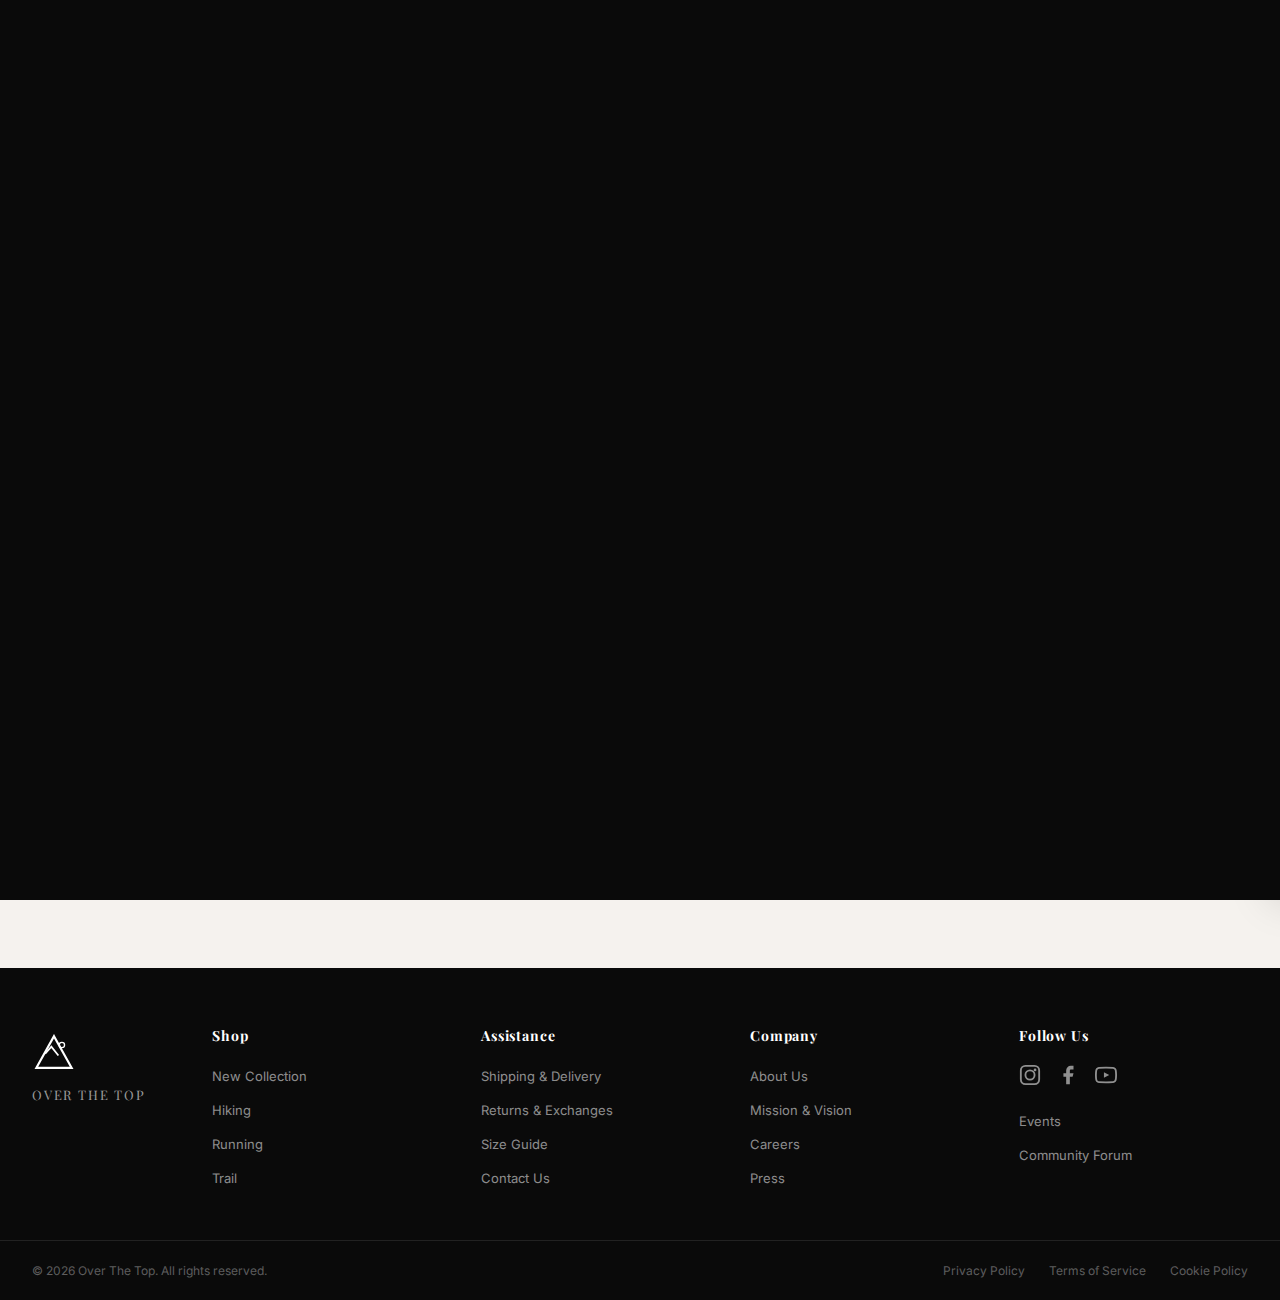
<file: account.html>
<!DOCTYPE html>
<html lang="en">

<head>
  <meta charset="UTF-8">
  <meta name="viewport" content="width=device-width, initial-scale=1.0">
  <title>My Account — Over The Top</title>
  <link rel="stylesheet" href="css/style.css">
  <style>
    .account-wrapper {
      margin-top: var(--nav-h);
      min-height: calc(100vh - var(--nav-h));
      background: var(--off-white);
      display: flex;
      align-items: center;
      justify-content: center;
      padding: 48px 24px;
    }

    .account-card {
      background: var(--white);
      border-radius: 10px;
      box-shadow: 0 2px 12px rgba(0, 0, 0, 0.08);
      width: 100%;
      max-width: 440px;
      padding: 40px 36px;
    }

    .account-card h2 {
      text-align: center;
      font-size: 26px;
      margin-bottom: 6px;
    }

    .account-card .subtitle {
      text-align: center;
      color: var(--text-muted);
      font-size: 14px;
      margin-bottom: 28px;
    }

    /* Tabs */
    .account-tabs {
      display: flex;
      border-bottom: 2px solid var(--border);
      margin-bottom: 28px;
    }

    .account-tab {
      flex: 1;
      text-align: center;
      padding: 12px 0;
      font-size: 13px;
      font-weight: 600;
      text-transform: uppercase;
      letter-spacing: 0.06em;
      color: var(--text-muted);
      cursor: pointer;
      border: none;
      background: none;
      position: relative;
      transition: color var(--transition);
    }

    .account-tab::after {
      content: '';
      position: absolute;
      bottom: -2px;
      left: 0;
      right: 0;
      height: 2px;
      background: var(--black);
      transform: scaleX(0);
      transition: transform var(--transition);
    }

    .account-tab.active {
      color: var(--text);
    }

    .account-tab.active::after {
      transform: scaleX(1);
    }

    .account-tab:hover {
      color: var(--text);
    }

    /* Panels */
    .account-panel {
      display: none;
    }

    .account-panel.active {
      display: block;
    }

    /* Form styles */
    .acc-form-group {
      margin-bottom: 18px;
    }

    .acc-form-group label {
      display: block;
      font-size: 12px;
      font-weight: 600;
      text-transform: uppercase;
      letter-spacing: 0.06em;
      color: var(--text-muted);
      margin-bottom: 6px;
    }

    .acc-form-group input {
      width: 100%;
      padding: 12px 14px;
      border: 1px solid var(--border);
      border-radius: var(--radius);
      font-size: 15px;
      color: var(--text);
      transition: border-color var(--transition);
    }

    .acc-form-group input:focus {
      outline: none;
      border-color: var(--gold);
    }

    .acc-form-group input::placeholder {
      color: #b5afa8;
    }

    .btn-account {
      width: 100%;
      padding: 14px;
      font-size: 14px;
      font-weight: 600;
      letter-spacing: 0.08em;
      text-transform: uppercase;
      border: none;
      border-radius: var(--radius);
      cursor: pointer;
      transition: background var(--transition);
      margin-top: 8px;
    }

    .btn-account-primary {
      background: var(--black);
      color: var(--white);
    }

    .btn-account-primary:hover {
      background: #2a2a2a;
    }

    .btn-account-danger {
      background: #c44;
      color: var(--white);
    }

    .btn-account-danger:hover {
      background: #a33;
    }

    .btn-account-outline {
      background: transparent;
      color: var(--text);
      border: 1.5px solid var(--border);
      margin-top: 12px;
    }

    .btn-account-outline:hover {
      border-color: var(--text);
    }

    .acc-message {
      text-align: center;
      padding: 10px;
      border-radius: var(--radius);
      font-size: 13px;
      margin-bottom: 16px;
      display: none;
    }

    .acc-message.success {
      background: #e8f5e9;
      color: #2e7d32;
      display: block;
    }

    .acc-message.error {
      background: #fce4ec;
      color: #c62828;
      display: block;
    }

    /* Logged-in state */
    .account-profile {
      text-align: center;
    }

    .profile-avatar {
      width: 72px;
      height: 72px;
      border-radius: 50%;
      background: var(--cream);
      display: flex;
      align-items: center;
      justify-content: center;
      margin: 0 auto 16px;
    }

    .profile-avatar svg {
      width: 36px;
      height: 36px;
      stroke: var(--gold-dark);
    }

    .profile-name {
      font-family: 'Playfair Display', serif;
      font-size: 22px;
      font-weight: 700;
      margin-bottom: 4px;
    }

    .profile-email {
      color: var(--text-muted);
      font-size: 14px;
      margin-bottom: 24px;
    }

    .profile-details {
      text-align: left;
      border-top: 1px solid var(--border);
      padding-top: 20px;
      margin-bottom: 24px;
    }

    .profile-details p {
      font-size: 14px;
      margin-bottom: 8px;
      color: var(--text-muted);
    }

    .profile-details p span {
      color: var(--text);
      font-weight: 500;
    }

    /* Delete confirmation */
    .delete-confirm {
      background: #fff5f5;
      border: 1px solid #fecaca;
      border-radius: 8px;
      padding: 20px;
      text-align: center;
      margin-bottom: 16px;
    }

    .delete-confirm p {
      font-size: 14px;
      color: #991b1b;
      margin-bottom: 16px;
      line-height: 1.5;
    }

    .delete-confirm .btn-row {
      display: flex;
      gap: 12px;
    }

    .delete-confirm .btn-row button {
      flex: 1;
    }

    @media (max-width: 480px) {
      .account-card {
        padding: 28px 20px;
      }
    }

    /* Edit Profile */
    .edit-section {
      margin-top: 20px;
      border-top: 1px solid var(--border);
      padding-top: 20px;
    }
    .edit-section h3 {
      font-size: 16px;
      margin-bottom: 18px;
      text-align: center;
    }
    .edit-divider {
      font-size: 12px;
      font-weight: 600;
      text-transform: uppercase;
      letter-spacing: 0.06em;
      color: var(--gold-dark);
      margin: 20px 0 12px;
      padding-top: 16px;
      border-top: 1px solid var(--border);
    }
    .btn-account-secondary {
      background: transparent;
      color: var(--gold-dark);
      border: 1.5px solid var(--gold);
      margin-top: 12px;
      width: 100%;
      padding: 14px;
      font-size: 14px;
      font-weight: 600;
      letter-spacing: 0.08em;
      text-transform: uppercase;
      border-radius: var(--radius);
      cursor: pointer;
      transition: all var(--transition);
    }
    .btn-account-secondary:hover {
      background: var(--gold);
      color: var(--black);
    }
    .edit-btn-row {
      display: flex;
      gap: 12px;
      margin-top: 16px;
    }
    .edit-btn-row button { flex: 1; }

    /* Avatar Picker */
    .avatar-picker-label {
      display: block;
      font-size: 12px;
      font-weight: 600;
      text-transform: uppercase;
      letter-spacing: 0.06em;
      color: var(--text-muted);
      margin-bottom: 10px;
    }
    .avatar-picker {
      display: flex;
      gap: 10px;
      justify-content: center;
      flex-wrap: wrap;
      margin-bottom: 20px;
    }
    .avatar-option {
      width: 64px;
      height: 64px;
      border-radius: 50%;
      border: 3px solid var(--border);
      cursor: pointer;
      transition: all 0.25s ease;
      display: flex;
      align-items: center;
      justify-content: center;
      padding: 6px;
      background: var(--white);
      position: relative;
    }
    .avatar-option:hover {
      border-color: var(--gold);
      transform: scale(1.1);
      box-shadow: 0 4px 16px rgba(200,168,130,0.25);
    }
    .avatar-option.selected {
      border-color: var(--gold);
      box-shadow: 0 0 0 3px rgba(200,168,130,0.3), 0 4px 16px rgba(200,168,130,0.25);
      transform: scale(1.1);
    }
    .avatar-option.selected::after {
      content: '✓';
      position: absolute;
      bottom: -2px;
      right: -2px;
      width: 18px;
      height: 18px;
      background: var(--gold);
      color: var(--white);
      font-size: 10px;
      font-weight: 700;
      border-radius: 50%;
      display: flex;
      align-items: center;
      justify-content: center;
      border: 2px solid var(--white);
    }
    .avatar-option svg { width: 100%; height: 100%; }

    /* Profile avatar large */
    .profile-avatar {
      width: 88px;
      height: 88px;
      border-radius: 50%;
      background: var(--off-white);
      display: flex;
      align-items: center;
      justify-content: center;
      margin: 0 auto 16px;
      padding: 10px;
      border: 3px solid var(--gold);
      box-shadow: 0 4px 20px rgba(200,168,130,0.2);
    }
    .profile-avatar svg {
      width: 100%;
      height: 100%;
    }

  </style>
</head>

<body class="page-body">

  <!-- ══ NAVBAR ══════════════════════════════════════════════ -->
  <header class="navbar" id="navbar">
    <div class="navbar-inner">
      <div class="navbar-left">
        <div class="logo-wrapper">
          <button class="logo" id="logoMenuToggle" aria-label="Menu">
            <svg class="logo-icon" viewBox="0 0 50 40" fill="none" xmlns="http://www.w3.org/2000/svg">
              <path d="M25 2L45 38H5L25 2Z" stroke="white" stroke-width="2.5" fill="none" />
              <path d="M15 22L22 14L30 24" stroke="white" stroke-width="2" fill="none" />
              <circle cx="34" cy="12" r="3" stroke="white" stroke-width="1.5" fill="none" />
            </svg>
            <span class="logo-text">Over The Top</span>
          </button>
          <div class="logo-dropdown" id="logoDropdown">
            <a href="index.html"><svg width="16" height="16" viewBox="0 0 24 24" fill="none" stroke="currentColor" stroke-width="2"><path d="M3 9l9-7 9 7v11a2 2 0 01-2 2H5a2 2 0 01-2-2z"/><polyline points="9 22 9 12 15 12 15 22"/></svg> Home</a>
            <a href="account.html" data-action="login"><svg width="16" height="16" viewBox="0 0 24 24" fill="none" stroke="currentColor" stroke-width="2"><path d="M15 3h4a2 2 0 012 2v14a2 2 0 01-2 2h-4"/><polyline points="10 17 15 12 10 7"/><line x1="15" y1="12" x2="3" y2="12"/></svg> Login</a>
            <a href="account.html" data-action="register"><svg width="16" height="16" viewBox="0 0 24 24" fill="none" stroke="currentColor" stroke-width="2"><path d="M16 21v-2a4 4 0 00-4-4H5a4 4 0 00-4-4v2"/><circle cx="8.5" cy="7" r="4"/><line x1="20" y1="8" x2="20" y2="14"/><line x1="23" y1="11" x2="17" y2="11"/></svg> Create Account</a>
            <a href="account.html" data-action="delete" class="logo-dropdown-danger"><svg width="16" height="16" viewBox="0 0 24 24" fill="none" stroke="currentColor" stroke-width="2"><polyline points="3 6 5 6 21 6"/><path d="M19 6v14a2 2 0 01-2 2H7a2 2 0 01-2-2V6m3 0V4a2 2 0 012-2h4a2 2 0 012 2v2"/></svg> Delete Account</a>
          </div>
        </div>
        <nav class="nav-categories">
          <a href="newCollection.html">New Collection</a>
          <div class="cat-dropdown-wrap">
            <button class="cat-dropdown-btn" aria-expanded="false" aria-label="Categories">
              Categories
              <svg width="10" height="10" viewBox="0 0 24 24" fill="none" stroke="currentColor" stroke-width="2.5"><polyline points="6 9 12 15 18 9"/></svg>
            </button>
            <div class="cat-radial">
              <!-- Orbit ring -->
              <div class="cat-orbit-ring"></div>
              <!-- Center hub -->
              <div class="cat-hub">
                <svg width="22" height="22" viewBox="0 0 24 24" fill="none" stroke="currentColor" stroke-width="1.5"><path d="M12 2L2 7l10 5 10-5-10-5z"/><path d="M2 17l10 5 10-5"/><path d="M2 12l10 5 10-5"/></svg>
              </div>
              <!-- Connector lines -->
              <div class="cat-connector" style="transform: rotate(-90deg) translateX(-0.5px);"></div>
              <div class="cat-connector" style="transform: rotate(30deg) translateX(-0.5px);"></div>
              <div class="cat-connector" style="transform: rotate(150deg) translateX(-0.5px);"></div>
              <!-- Category items positioned in a circle -->
              <div class="cat-item" style="top: 15%; left: 50%;">
                <a href="hiking.html">
                  <svg class="cat-item-icon" viewBox="0 0 24 24" fill="none" stroke="currentColor" stroke-width="1.5" stroke-linecap="round"><path d="M3 20l5-8 4 5 3-4 6 7"/><circle cx="18" cy="6" r="3"/></svg>
                  <span class="cat-item-label">Hiking</span>
                </a>
              </div>
              <div class="cat-item" style="top: 75%; left: 19%;">
                <a href="running.html">
                  <svg class="cat-item-icon" viewBox="0 0 24 24" fill="none" stroke="currentColor" stroke-width="1.5" stroke-linecap="round"><path d="M13 4v16"/><path d="M17 4v16"/><path d="M19 4H9.5a4.5 4.5 0 000 9H13"/><circle cx="9.5" cy="8.5" r="0" fill="currentColor"/><path d="M5 20l4-4 4 4 4-4 4 4"/></svg>
                  <span class="cat-item-label">Running</span>
                </a>
              </div>
              <div class="cat-item" style="top: 75%; left: 81%;">
                <a href="trail.html">
                  <svg class="cat-item-icon" viewBox="0 0 24 24" fill="none" stroke="currentColor" stroke-width="1.5" stroke-linecap="round"><path d="M12 22V8"/><path d="M12 8C12 4 17 2 17 2s-1 4-1 6"/><path d="M12 8C12 4 7 2 7 2s1 4 1 6"/><path d="M12 14c-3 0-5 2-7 2"/><path d="M12 14c3 0 5 2 7 2"/></svg>
                  <span class="cat-item-label">Trail</span>
                </a>
              </div>
              <!-- Floating particles -->
              <div class="cat-particle" style="top:20%;left:25%;animation-delay:0s;"></div>
              <div class="cat-particle" style="top:30%;left:75%;animation-delay:0.8s;"></div>
              <div class="cat-particle" style="top:70%;left:50%;animation-delay:1.6s;"></div>
              <div class="cat-particle" style="top:60%;left:15%;animation-delay:2.2s;"></div>
              <div class="cat-particle" style="top:45%;left:85%;animation-delay:0.4s;"></div>
            </div>
          </div>
          <a href="shoe-finder.html" class="nav-new-badge">Altitude Lab<span class="badge-new">NEW</span></a>
        </nav>
        <div class="cat-backdrop"></div>
      </div>
      <div class="navbar-right">
        <nav class="nav-links">
          <a href="index.html">Home</a>
          <a href="about.html">About</a>
          <a href="contact.html">Contact</a>
        </nav>
        <div class="nav-actions">
          <button class="ambient-btn" id="ambientBtn" aria-label="Toggle ambient mode">
            <svg width="16" height="16" viewBox="0 0 24 24" fill="none" stroke="currentColor" stroke-width="2" stroke-linecap="round">
              <path d="M9.59 4.59A2 2 0 1111 8H2" />
              <path d="M12.59 19.41A2 2 0 1014 16H2" />
              <path d="M17.73 7.73A2.5 2.5 0 1119.5 12H2" />
            </svg>
            <span>Ambient</span>
          </button>
          <button class="cart-btn" aria-label="Cart">
            <svg width="20" height="20" viewBox="0 0 24 24" fill="none" stroke="currentColor" stroke-width="2"
              stroke-linecap="round">
              <path d="M6 2L3 6v14a2 2 0 002 2h14a2 2 0 002-2V6l-3-4z" />
              <line x1="3" y1="6" x2="21" y2="6" />
              <path d="M16 10a4 4 0 01-8 0" />
            </svg>
            <span class="cart-count" id="cartCount">0</span>
          </button>
        </div>
      </div>
      <button class="hamburger" id="hamburger" aria-label="Menu">
        <span></span><span></span><span></span>
      </button>
    </div>
    <nav class="mobile-menu" id="mobileMenu">
      <a href="index.html">Home</a>
      <a href="newCollection.html">New Collection</a>
      <div class="mobile-cat-group">
        <div class="mobile-cat-header">
          Categories
          <svg viewBox="0 0 24 24" fill="none" stroke="currentColor" stroke-width="2"><polyline points="6 9 12 15 18 9"/></svg>
        </div>
        <div class="mobile-cat-sub">
          <a href="hiking.html"><svg viewBox="0 0 24 24" fill="none" stroke="currentColor" stroke-width="1.5"><path d="M3 20l5-8 4 5 3-4 6 7"/><circle cx="18" cy="6" r="3"/></svg> Hiking</a>
          <a href="running.html"><svg viewBox="0 0 24 24" fill="none" stroke="currentColor" stroke-width="1.5"><path d="M5 20l4-4 4 4 4-4 4 4"/></svg> Running</a>
          <a href="trail.html"><svg viewBox="0 0 24 24" fill="none" stroke="currentColor" stroke-width="1.5"><path d="M12 22V8"/><path d="M12 8C12 4 17 2 17 2s-1 4-1 6"/><path d="M12 8C12 4 7 2 7 2s1 4 1 6"/></svg> Trail</a>
        </div>
      </div>
      <a href="about.html">About</a>
      <a href="contact.html">Contact</a>
      <a href="shoe-finder.html" class="nav-new-badge">Altitude Lab<span class="badge-new">NEW</span></a>
    </nav>
  </header>

  <!-- ══ ACCOUNT PAGE ═══════════════════════════════════════ -->
  <div class="account-wrapper">
    <div class="account-card">

      <!-- ── Not logged in: tabs ─── -->
      <div id="guestView">
        <h2>My Account</h2>
        <p class="subtitle">Login or create a new account</p>

        <div class="account-tabs">
          <button class="account-tab active" data-tab="login">Login</button>
          <button class="account-tab" data-tab="register">Create Account</button>
        </div>

        <div id="accMessage" class="acc-message"></div>

        <!-- Login Panel -->
        <div class="account-panel active" id="panel-login">
          <form id="loginForm">
            <div class="acc-form-group">
              <label for="loginEmail">Email</label>
              <input type="email" id="loginEmail" placeholder="john@example.com" required>
            </div>
            <div class="acc-form-group">
              <label for="loginPassword">Password</label>
              <input type="password" id="loginPassword" placeholder="Your password" required>
            </div>
            <button type="submit" class="btn-account btn-account-primary">Login</button>
          </form>
        </div>

        <!-- Register Panel -->
        <div class="account-panel" id="panel-register">
          <form id="registerForm">
            <div class="acc-form-group">
              <label for="regFirstName">First Name</label>
              <input type="text" id="regFirstName" placeholder="John" required>
            </div>
            <div class="acc-form-group">
              <label for="regLastName">Last Name</label>
              <input type="text" id="regLastName" placeholder="Doe" required>
            </div>
            <div class="acc-form-group">
              <label for="regEmail">Email</label>
              <input type="email" id="regEmail" placeholder="john@example.com" required>
            </div>
            <div class="acc-form-group">
              <label for="regPassword">Password</label>
              <input type="password" id="regPassword" placeholder="Min. 6 characters" required minlength="6">
            </div>
            <div class="acc-form-group">
              <label for="regConfirm">Confirm Password</label>
              <input type="password" id="regConfirm" placeholder="Repeat password" required minlength="6">
            </div>
            <label class="avatar-picker-label">Choose your spirit animal</label>
            <div class="avatar-picker" id="regAvatarPicker">
              <div class="avatar-option selected" data-avatar="fox" title="Fox">
                <svg viewBox="0 0 100 100"><circle cx="50" cy="54" r="36" fill="#FF8C42"/><circle cx="50" cy="54" r="28" fill="#FFB074"/><ellipse cx="36" cy="46" rx="5" ry="6" fill="#2D1B00"/><ellipse cx="64" cy="46" rx="5" ry="6" fill="#2D1B00"/><ellipse cx="50" cy="56" rx="4" ry="3" fill="#2D1B00"/><path d="M44 62 Q50 68 56 62" fill="none" stroke="#2D1B00" stroke-width="2" stroke-linecap="round"/><polygon points="28,34 18,8 40,28" fill="#FF8C42"/><polygon points="32,30 22,14 40,28" fill="#FFD4B0"/><polygon points="72,34 82,8 60,28" fill="#FF8C42"/><polygon points="68,30 78,14 60,28" fill="#FFD4B0"/><circle cx="38" cy="44" r="1.5" fill="#FFF"/><circle cx="66" cy="44" r="1.5" fill="#FFF"/><ellipse cx="36" cy="70" rx="4" ry="2" fill="#FF6B6B" opacity="0.4"/><ellipse cx="64" cy="70" rx="4" ry="2" fill="#FF6B6B" opacity="0.4"/></svg>
              </div>
              <div class="avatar-option" data-avatar="panda" title="Panda">
                <svg viewBox="0 0 100 100"><circle cx="50" cy="54" r="36" fill="#F5F5F5"/><circle cx="32" cy="32" r="14" fill="#333"/><circle cx="68" cy="32" r="14" fill="#333"/><circle cx="50" cy="54" r="30" fill="#FFF"/><ellipse cx="38" cy="48" rx="10" ry="11" fill="#333"/><ellipse cx="62" cy="48" rx="10" ry="11" fill="#333"/><ellipse cx="40" cy="46" rx="5" ry="5.5" fill="#FFF"/><ellipse cx="60" cy="46" rx="5" ry="5.5" fill="#FFF"/><circle cx="41" cy="46" r="3" fill="#1A1A1A"/><circle cx="59" cy="46" r="3" fill="#1A1A1A"/><circle cx="42" cy="44.5" r="1" fill="#FFF"/><circle cx="60" cy="44.5" r="1" fill="#FFF"/><ellipse cx="50" cy="58" rx="4" ry="3" fill="#333"/><path d="M46 62 Q50 66 54 62" fill="none" stroke="#333" stroke-width="1.8" stroke-linecap="round"/><ellipse cx="38" cy="62" rx="5" ry="3" fill="#FF9EAA" opacity="0.5"/><ellipse cx="62" cy="62" rx="5" ry="3" fill="#FF9EAA" opacity="0.5"/></svg>
              </div>
              <div class="avatar-option" data-avatar="owl" title="Owl">
                <svg viewBox="0 0 100 100"><ellipse cx="50" cy="56" rx="34" ry="36" fill="#7B5EA7"/><ellipse cx="50" cy="58" rx="26" ry="24" fill="#9B7FCC"/><polygon points="30,26 20,6 42,30" fill="#7B5EA7"/><polygon points="70,26 80,6 58,30" fill="#7B5EA7"/><polygon points="33,26 24,12 42,30" fill="#A88CD4"/><polygon points="67,26 76,12 58,30" fill="#A88CD4"/><circle cx="38" cy="48" r="12" fill="#FFF"/><circle cx="62" cy="48" r="12" fill="#FFF"/><circle cx="40" cy="48" r="7" fill="#FFB830"/><circle cx="60" cy="48" r="7" fill="#FFB830"/><circle cx="40" cy="47" r="4" fill="#1A1A1A"/><circle cx="60" cy="47" r="4" fill="#1A1A1A"/><circle cx="42" cy="45.5" r="1.5" fill="#FFF"/><circle cx="62" cy="45.5" r="1.5" fill="#FFF"/><polygon points="50,56 46,64 54,64" fill="#FFB830"/><ellipse cx="38" cy="68" rx="5" ry="2" fill="#C9A0DC" opacity="0.5"/><ellipse cx="62" cy="68" rx="5" ry="2" fill="#C9A0DC" opacity="0.5"/></svg>
              </div>
              <div class="avatar-option" data-avatar="bunny" title="Bunny">
                <svg viewBox="0 0 100 100"><ellipse cx="38" cy="26" rx="9" ry="22" fill="#FFB6C1"/><ellipse cx="62" cy="26" rx="9" ry="22" fill="#FFB6C1"/><ellipse cx="38" cy="26" rx="5" ry="18" fill="#FFC8D6"/><ellipse cx="62" cy="26" rx="5" ry="18" fill="#FFC8D6"/><circle cx="50" cy="58" r="34" fill="#FFB6C1"/><circle cx="50" cy="58" r="28" fill="#FFC8D6"/><ellipse cx="40" cy="52" rx="4" ry="5" fill="#4A3040"/><ellipse cx="60" cy="52" rx="4" ry="5" fill="#4A3040"/><circle cx="41.5" cy="50.5" r="1.5" fill="#FFF"/><circle cx="61.5" cy="50.5" r="1.5" fill="#FFF"/><ellipse cx="50" cy="60" rx="3.5" ry="2.5" fill="#FF8FAB"/><path d="M46 64 Q50 68 54 64" fill="none" stroke="#D46A8E" stroke-width="1.8" stroke-linecap="round"/><path d="M50 60 L50 64" stroke="#D46A8E" stroke-width="1" stroke-linecap="round"/><circle cx="34" cy="62" r="6" fill="#FF8FAB" opacity="0.35"/><circle cx="66" cy="62" r="6" fill="#FF8FAB" opacity="0.35"/></svg>
              </div>
              <div class="avatar-option" data-avatar="parrot" title="Parrot">
                <svg viewBox="0 0 100 100"><ellipse cx="50" cy="54" rx="32" ry="36" fill="#2ECC71"/><ellipse cx="50" cy="56" rx="26" ry="28" fill="#58D68D"/><polygon points="34,24 22,6 42,26" fill="#2ECC71"/><polygon points="66,24 78,6 58,26" fill="#2ECC71"/><ellipse cx="50" cy="56" rx="18" ry="16" fill="#FFEAA7"/><circle cx="40" cy="46" r="6" fill="#FFF"/><circle cx="60" cy="46" r="6" fill="#FFF"/><circle cx="41" cy="45.5" r="3.5" fill="#1A1A1A"/><circle cx="59" cy="45.5" r="3.5" fill="#1A1A1A"/><circle cx="42.5" cy="44" r="1.2" fill="#FFF"/><circle cx="60.5" cy="44" r="1.2" fill="#FFF"/><path d="M44 56 Q50 52 56 56" fill="#FF7675" stroke="#E55A5A" stroke-width="1"/><path d="M50 56 L50 60" stroke="none"/><ellipse cx="50" cy="86" rx="8" ry="6" fill="#E74C3C"/><ellipse cx="44" cy="88" rx="4" ry="5" fill="#F39C12"/><ellipse cx="56" cy="88" rx="4" ry="5" fill="#3498DB"/><path d="M17 50 Q8 46 12 36 Q16 26 24 34" fill="#2ECC71" stroke="none"/><path d="M83 50 Q92 46 88 36 Q84 26 76 34" fill="#2ECC71" stroke="none"/></svg>
              </div>
            </div>
            <button type="submit" class="btn-account btn-account-primary">Create Account</button>
          </form>
        </div>
      </div>

      <!-- ── Logged-in view ─── -->
      <div id="userView" style="display:none;">
        <div class="account-profile">
          <div class="profile-avatar" id="profileAvatar"></div>
          <p class="profile-name" id="profileName"></p>
          <p class="profile-email" id="profileEmail"></p>
        </div>

        <div class="profile-details">
          <p>Member since: <span id="profileSince"></span></p>
        </div>

        <button class="btn-account btn-account-primary" id="btnLogout">Logout</button>
        <button class="btn-account-secondary" id="btnEditProfile">Edit Profile</button>
        <button class="btn-account btn-account-outline" id="btnShowDelete">Delete My Account</button>

        <!-- Edit Profile Section -->
        <div id="editSection" class="edit-section" style="display:none;">
          <h3>Edit Profile</h3>
          <div id="editMessage" class="acc-message"></div>
          <form id="editForm">
            <div class="acc-form-group">
              <label for="editFirstName">First Name</label>
              <input type="text" id="editFirstName" required>
            </div>
            <div class="acc-form-group">
              <label for="editLastName">Last Name</label>
              <input type="text" id="editLastName" required>
            </div>
            <div class="acc-form-group">
              <label for="editEmail">Email</label>
              <input type="email" id="editEmail" required>
            </div>
            <div class="edit-divider">Change Avatar</div>
            <div class="avatar-picker" id="editAvatarPicker">
              <div class="avatar-option" data-avatar="fox" title="Fox">
                <svg viewBox="0 0 100 100"><circle cx="50" cy="54" r="36" fill="#FF8C42"/><circle cx="50" cy="54" r="28" fill="#FFB074"/><ellipse cx="36" cy="46" rx="5" ry="6" fill="#2D1B00"/><ellipse cx="64" cy="46" rx="5" ry="6" fill="#2D1B00"/><ellipse cx="50" cy="56" rx="4" ry="3" fill="#2D1B00"/><path d="M44 62 Q50 68 56 62" fill="none" stroke="#2D1B00" stroke-width="2" stroke-linecap="round"/><polygon points="28,34 18,8 40,28" fill="#FF8C42"/><polygon points="32,30 22,14 40,28" fill="#FFD4B0"/><polygon points="72,34 82,8 60,28" fill="#FF8C42"/><polygon points="68,30 78,14 60,28" fill="#FFD4B0"/><circle cx="38" cy="44" r="1.5" fill="#FFF"/><circle cx="66" cy="44" r="1.5" fill="#FFF"/><ellipse cx="36" cy="70" rx="4" ry="2" fill="#FF6B6B" opacity="0.4"/><ellipse cx="64" cy="70" rx="4" ry="2" fill="#FF6B6B" opacity="0.4"/></svg>
              </div>
              <div class="avatar-option" data-avatar="panda" title="Panda">
                <svg viewBox="0 0 100 100"><circle cx="50" cy="54" r="36" fill="#F5F5F5"/><circle cx="32" cy="32" r="14" fill="#333"/><circle cx="68" cy="32" r="14" fill="#333"/><circle cx="50" cy="54" r="30" fill="#FFF"/><ellipse cx="38" cy="48" rx="10" ry="11" fill="#333"/><ellipse cx="62" cy="48" rx="10" ry="11" fill="#333"/><ellipse cx="40" cy="46" rx="5" ry="5.5" fill="#FFF"/><ellipse cx="60" cy="46" rx="5" ry="5.5" fill="#FFF"/><circle cx="41" cy="46" r="3" fill="#1A1A1A"/><circle cx="59" cy="46" r="3" fill="#1A1A1A"/><circle cx="42" cy="44.5" r="1" fill="#FFF"/><circle cx="60" cy="44.5" r="1" fill="#FFF"/><ellipse cx="50" cy="58" rx="4" ry="3" fill="#333"/><path d="M46 62 Q50 66 54 62" fill="none" stroke="#333" stroke-width="1.8" stroke-linecap="round"/><ellipse cx="38" cy="62" rx="5" ry="3" fill="#FF9EAA" opacity="0.5"/><ellipse cx="62" cy="62" rx="5" ry="3" fill="#FF9EAA" opacity="0.5"/></svg>
              </div>
              <div class="avatar-option" data-avatar="owl" title="Owl">
                <svg viewBox="0 0 100 100"><ellipse cx="50" cy="56" rx="34" ry="36" fill="#7B5EA7"/><ellipse cx="50" cy="58" rx="26" ry="24" fill="#9B7FCC"/><polygon points="30,26 20,6 42,30" fill="#7B5EA7"/><polygon points="70,26 80,6 58,30" fill="#7B5EA7"/><polygon points="33,26 24,12 42,30" fill="#A88CD4"/><polygon points="67,26 76,12 58,30" fill="#A88CD4"/><circle cx="38" cy="48" r="12" fill="#FFF"/><circle cx="62" cy="48" r="12" fill="#FFF"/><circle cx="40" cy="48" r="7" fill="#FFB830"/><circle cx="60" cy="48" r="7" fill="#FFB830"/><circle cx="40" cy="47" r="4" fill="#1A1A1A"/><circle cx="60" cy="47" r="4" fill="#1A1A1A"/><circle cx="42" cy="45.5" r="1.5" fill="#FFF"/><circle cx="62" cy="45.5" r="1.5" fill="#FFF"/><polygon points="50,56 46,64 54,64" fill="#FFB830"/><ellipse cx="38" cy="68" rx="5" ry="2" fill="#C9A0DC" opacity="0.5"/><ellipse cx="62" cy="68" rx="5" ry="2" fill="#C9A0DC" opacity="0.5"/></svg>
              </div>
              <div class="avatar-option" data-avatar="bunny" title="Bunny">
                <svg viewBox="0 0 100 100"><ellipse cx="38" cy="26" rx="9" ry="22" fill="#FFB6C1"/><ellipse cx="62" cy="26" rx="9" ry="22" fill="#FFB6C1"/><ellipse cx="38" cy="26" rx="5" ry="18" fill="#FFC8D6"/><ellipse cx="62" cy="26" rx="5" ry="18" fill="#FFC8D6"/><circle cx="50" cy="58" r="34" fill="#FFB6C1"/><circle cx="50" cy="58" r="28" fill="#FFC8D6"/><ellipse cx="40" cy="52" rx="4" ry="5" fill="#4A3040"/><ellipse cx="60" cy="52" rx="4" ry="5" fill="#4A3040"/><circle cx="41.5" cy="50.5" r="1.5" fill="#FFF"/><circle cx="61.5" cy="50.5" r="1.5" fill="#FFF"/><ellipse cx="50" cy="60" rx="3.5" ry="2.5" fill="#FF8FAB"/><path d="M46 64 Q50 68 54 64" fill="none" stroke="#D46A8E" stroke-width="1.8" stroke-linecap="round"/><path d="M50 60 L50 64" stroke="#D46A8E" stroke-width="1" stroke-linecap="round"/><circle cx="34" cy="62" r="6" fill="#FF8FAB" opacity="0.35"/><circle cx="66" cy="62" r="6" fill="#FF8FAB" opacity="0.35"/></svg>
              </div>
              <div class="avatar-option" data-avatar="parrot" title="Parrot">
                <svg viewBox="0 0 100 100"><ellipse cx="50" cy="54" rx="32" ry="36" fill="#2ECC71"/><ellipse cx="50" cy="56" rx="26" ry="28" fill="#58D68D"/><polygon points="34,24 22,6 42,26" fill="#2ECC71"/><polygon points="66,24 78,6 58,26" fill="#2ECC71"/><ellipse cx="50" cy="56" rx="18" ry="16" fill="#FFEAA7"/><circle cx="40" cy="46" r="6" fill="#FFF"/><circle cx="60" cy="46" r="6" fill="#FFF"/><circle cx="41" cy="45.5" r="3.5" fill="#1A1A1A"/><circle cx="59" cy="45.5" r="3.5" fill="#1A1A1A"/><circle cx="42.5" cy="44" r="1.2" fill="#FFF"/><circle cx="60.5" cy="44" r="1.2" fill="#FFF"/><path d="M44 56 Q50 52 56 56" fill="#FF7675" stroke="#E55A5A" stroke-width="1"/><path d="M50 56 L50 60" stroke="none"/><ellipse cx="50" cy="86" rx="8" ry="6" fill="#E74C3C"/><ellipse cx="44" cy="88" rx="4" ry="5" fill="#F39C12"/><ellipse cx="56" cy="88" rx="4" ry="5" fill="#3498DB"/><path d="M17 50 Q8 46 12 36 Q16 26 24 34" fill="#2ECC71" stroke="none"/><path d="M83 50 Q92 46 88 36 Q84 26 76 34" fill="#2ECC71" stroke="none"/></svg>
              </div>
            </div>
            <div class="edit-divider">Change Password (optional)</div>
            <div class="acc-form-group">
              <label for="editNewPassword">New Password</label>
              <input type="password" id="editNewPassword" placeholder="Leave blank to keep current" minlength="6">
            </div>
            <div class="acc-form-group">
              <label for="editConfirmPassword">Confirm New Password</label>
              <input type="password" id="editConfirmPassword" placeholder="Repeat new password" minlength="6">
            </div>
            <div class="edit-divider">Verify Identity</div>
            <div class="acc-form-group">
              <label for="editCurrentPassword">Current Password</label>
              <input type="password" id="editCurrentPassword" placeholder="Required to save changes" required>
            </div>
            <div class="edit-btn-row">
              <button type="submit" class="btn-account btn-account-primary">Save Changes</button>
              <button type="button" class="btn-account btn-account-outline" id="btnCancelEdit">Cancel</button>
            </div>
          </form>
        </div>

        <div id="deleteConfirm" class="delete-confirm" style="display:none;">
          <p>Are you sure? This will permanently delete your account and all data. This action cannot be undone.</p>
          <div class="acc-form-group" style="margin-bottom:12px;">
            <label for="deletePassword">Enter your password to confirm</label>
            <input type="password" id="deletePassword" placeholder="Your password" required>
          </div>
          <div class="btn-row">
            <button class="btn-account btn-account-danger" id="btnConfirmDelete">Delete</button>
            <button class="btn-account btn-account-outline" id="btnCancelDelete">Cancel</button>
          </div>
        </div>
      </div>

    </div>
  </div>

  <!-- ══ FOOTER ════════════════════════════════════════════════ -->
  <footer class="footer">
    <div class="footer-inner">
      <div class="footer-logo">
        <svg class="logo-icon" viewBox="0 0 50 40" fill="none" xmlns="http://www.w3.org/2000/svg">
          <path d="M25 2L45 38H5L25 2Z" stroke="white" stroke-width="2.5" fill="none" />
          <path d="M15 22L22 14L30 24" stroke="white" stroke-width="2" fill="none" />
          <circle cx="34" cy="12" r="3" stroke="white" stroke-width="1.5" fill="none" />
        </svg>
        <p class="footer-logo-text">Over The Top</p>
      </div>
      <div class="footer-columns">
        <div class="footer-col">
          <h3>Shop</h3>
          <ul>
            <li><a href="newCollection.html">New Collection</a></li>
            <li><a href="hiking.html">Hiking</a></li>
            <li><a href="running.html">Running</a></li>
            <li><a href="trail.html">Trail</a></li>
          </ul>
        </div>
        <div class="footer-col">
          <h3>Assistance</h3>
          <ul>
            <li><a href="#">Shipping & Delivery</a></li>
            <li><a href="#">Returns & Exchanges</a></li>
            <li><a href="#">Size Guide</a></li>
            <li><a href="contact.html">Contact Us</a></li>
          </ul>
        </div>
        <div class="footer-col">
          <h3>Company</h3>
          <ul>
            <li><a href="about.html">About Us</a></li>
            <li><a href="#">Mission & Vision</a></li>
            <li><a href="#">Careers</a></li>
            <li><a href="#">Press</a></li>
          </ul>
        </div>
        <div class="footer-col">
          <h3>Follow Us</h3>
          <div class="social-icons">
            <a href="#" aria-label="Instagram">
              <svg width="22" height="22" viewBox="0 0 24 24" fill="none" stroke="currentColor" stroke-width="2"
                stroke-linecap="round">
                <rect x="2" y="2" width="20" height="20" rx="5" />
                <circle cx="12" cy="12" r="5" />
                <circle cx="17.5" cy="6.5" r="1.5" fill="currentColor" stroke="none" />
              </svg>
            </a>
            <a href="#" aria-label="Facebook">
              <svg width="22" height="22" viewBox="0 0 24 24" fill="currentColor">
                <path d="M18 2h-3a5 5 0 00-5 5v3H7v4h3v8h4v-8h3l1-4h-4V7a1 1 0 011-1h3z" />
              </svg>
            </a>
            <a href="#" aria-label="YouTube">
              <svg width="22" height="22" viewBox="0 0 24 24" fill="none" stroke="currentColor" stroke-width="2"
                stroke-linecap="round">
                <path
                  d="M22.54 6.42a2.78 2.78 0 00-1.94-2C18.88 4 12 4 12 4s-6.88 0-8.6.46a2.78 2.78 0 00-1.94 2A29 29 0 001 12a29 29 0 00.46 5.58A2.78 2.78 0 003.4 19.6C5.12 20 12 20 12 20s6.88 0 8.6-.46a2.78 2.78 0 001.94-2A29 29 0 0023 12a29 29 0 00-.46-5.58z" />
                <polygon points="9.75 15.02 15.5 12 9.75 8.98 9.75 15.02" fill="currentColor" stroke="none" />
              </svg>
            </a>
          </div>
          <ul>
            <li><a href="#">Events</a></li>
            <li><a href="#">Community Forum</a></li>
          </ul>
        </div>
      </div>
    </div>
    <div class="footer-bottom">
      <div class="footer-bottom-inner">
        <p>&copy; 2026 Over The Top. All rights reserved.</p>
        <p>Privacy Policy</p>
        <p>Terms of Service</p>
        <p>Cookie Policy</p>
      </div>
    </div>
  </footer>

  <!-- ══ CART SIDEBAR ══════════════════════════════════════════ -->
  <div class="cart-overlay" id="cartOverlay"></div>
  <aside class="cart-sidebar" id="cartSidebar" aria-label="Shopping cart">
    <div class="cart-header">
      <h2>Your Cart</h2>
      <button class="cart-close" id="cartClose" aria-label="Close cart">
        <svg width="24" height="24" viewBox="0 0 24 24" fill="none" stroke="currentColor" stroke-width="2"
          stroke-linecap="round">
          <line x1="18" y1="6" x2="6" y2="18" />
          <line x1="6" y1="6" x2="18" y2="18" />
        </svg>
      </button>
    </div>
    <div class="cart-items" id="cartItems"></div>
    <div class="cart-footer" id="cartFooter" style="display:none;">
      <div class="cart-subtotal">
        <span>Subtotal</span>
        <span id="cartTotal">€0</span>
      </div>
      <p class="cart-note">Shipping calculated at checkout. Free over €100.</p>
      <button class="btn-checkout" id="checkoutBtn">Proceed to Checkout</button>
      <button class="btn-continue" id="continueBtn">Continue Shopping</button>
    </div>
  </aside>

  <script src="js/app.js"></script>
  <script>
    /* ═══ Account System (localStorage) ═══════════════════════ */
    const ACCOUNTS_KEY = 'ott_accounts';
    const SESSION_KEY = 'ott_session';
    const MAX_ACCOUNTS = 50;

    function getAccounts() {
      try { return JSON.parse(localStorage.getItem(ACCOUNTS_KEY)) || []; }
      catch { return []; }
    }
    function saveAccounts(accounts) {
      localStorage.setItem(ACCOUNTS_KEY, JSON.stringify(accounts));
    }
    function getSession() {
      try { return JSON.parse(localStorage.getItem(SESSION_KEY)); }
      catch { return null; }
    }
    function setSession(user) {
      localStorage.setItem(SESSION_KEY, JSON.stringify(user));
    }
    function clearSession() {
      localStorage.removeItem(SESSION_KEY);
    }

    function showMessage(text, type) {
      const el = document.getElementById('accMessage');
      el.textContent = text;
      el.className = 'acc-message ' + type;
    }
    function hideMessage() {
      const el = document.getElementById('accMessage');
      el.className = 'acc-message';
      el.style.display = 'none';
    }
    function showEditMessage(text, type) {
      const el = document.getElementById('editMessage');
      el.textContent = text;
      el.className = 'acc-message ' + type;
    }
    function hideEditMessage() {
      const el = document.getElementById('editMessage');
      el.className = 'acc-message';
      el.style.display = 'none';
    }

    /* ═══ Animal Avatar SVGs ═════════════════════════════════ */
    const ANIMAL_SVGS = {
      fox: '<svg viewBox="0 0 100 100"><circle cx="50" cy="54" r="36" fill="#FF8C42"/><circle cx="50" cy="54" r="28" fill="#FFB074"/><ellipse cx="36" cy="46" rx="5" ry="6" fill="#2D1B00"/><ellipse cx="64" cy="46" rx="5" ry="6" fill="#2D1B00"/><ellipse cx="50" cy="56" rx="4" ry="3" fill="#2D1B00"/><path d="M44 62 Q50 68 56 62" fill="none" stroke="#2D1B00" stroke-width="2" stroke-linecap="round"/><polygon points="28,34 18,8 40,28" fill="#FF8C42"/><polygon points="32,30 22,14 40,28" fill="#FFD4B0"/><polygon points="72,34 82,8 60,28" fill="#FF8C42"/><polygon points="68,30 78,14 60,28" fill="#FFD4B0"/><circle cx="38" cy="44" r="1.5" fill="#FFF"/><circle cx="66" cy="44" r="1.5" fill="#FFF"/><ellipse cx="36" cy="70" rx="4" ry="2" fill="#FF6B6B" opacity="0.4"/><ellipse cx="64" cy="70" rx="4" ry="2" fill="#FF6B6B" opacity="0.4"/></svg>',
      panda: '<svg viewBox="0 0 100 100"><circle cx="50" cy="54" r="36" fill="#F5F5F5"/><circle cx="32" cy="32" r="14" fill="#333"/><circle cx="68" cy="32" r="14" fill="#333"/><circle cx="50" cy="54" r="30" fill="#FFF"/><ellipse cx="38" cy="48" rx="10" ry="11" fill="#333"/><ellipse cx="62" cy="48" rx="10" ry="11" fill="#333"/><ellipse cx="40" cy="46" rx="5" ry="5.5" fill="#FFF"/><ellipse cx="60" cy="46" rx="5" ry="5.5" fill="#FFF"/><circle cx="41" cy="46" r="3" fill="#1A1A1A"/><circle cx="59" cy="46" r="3" fill="#1A1A1A"/><circle cx="42" cy="44.5" r="1" fill="#FFF"/><circle cx="60" cy="44.5" r="1" fill="#FFF"/><ellipse cx="50" cy="58" rx="4" ry="3" fill="#333"/><path d="M46 62 Q50 66 54 62" fill="none" stroke="#333" stroke-width="1.8" stroke-linecap="round"/><ellipse cx="38" cy="62" rx="5" ry="3" fill="#FF9EAA" opacity="0.5"/><ellipse cx="62" cy="62" rx="5" ry="3" fill="#FF9EAA" opacity="0.5"/></svg>',
      owl: '<svg viewBox="0 0 100 100"><ellipse cx="50" cy="56" rx="34" ry="36" fill="#7B5EA7"/><ellipse cx="50" cy="58" rx="26" ry="24" fill="#9B7FCC"/><polygon points="30,26 20,6 42,30" fill="#7B5EA7"/><polygon points="70,26 80,6 58,30" fill="#7B5EA7"/><polygon points="33,26 24,12 42,30" fill="#A88CD4"/><polygon points="67,26 76,12 58,30" fill="#A88CD4"/><circle cx="38" cy="48" r="12" fill="#FFF"/><circle cx="62" cy="48" r="12" fill="#FFF"/><circle cx="40" cy="48" r="7" fill="#FFB830"/><circle cx="60" cy="48" r="7" fill="#FFB830"/><circle cx="40" cy="47" r="4" fill="#1A1A1A"/><circle cx="60" cy="47" r="4" fill="#1A1A1A"/><circle cx="42" cy="45.5" r="1.5" fill="#FFF"/><circle cx="62" cy="45.5" r="1.5" fill="#FFF"/><polygon points="50,56 46,64 54,64" fill="#FFB830"/><ellipse cx="38" cy="68" rx="5" ry="2" fill="#C9A0DC" opacity="0.5"/><ellipse cx="62" cy="68" rx="5" ry="2" fill="#C9A0DC" opacity="0.5"/></svg>',
      bunny: '<svg viewBox="0 0 100 100"><ellipse cx="38" cy="26" rx="9" ry="22" fill="#FFB6C1"/><ellipse cx="62" cy="26" rx="9" ry="22" fill="#FFB6C1"/><ellipse cx="38" cy="26" rx="5" ry="18" fill="#FFC8D6"/><ellipse cx="62" cy="26" rx="5" ry="18" fill="#FFC8D6"/><circle cx="50" cy="58" r="34" fill="#FFB6C1"/><circle cx="50" cy="58" r="28" fill="#FFC8D6"/><ellipse cx="40" cy="52" rx="4" ry="5" fill="#4A3040"/><ellipse cx="60" cy="52" rx="4" ry="5" fill="#4A3040"/><circle cx="41.5" cy="50.5" r="1.5" fill="#FFF"/><circle cx="61.5" cy="50.5" r="1.5" fill="#FFF"/><ellipse cx="50" cy="60" rx="3.5" ry="2.5" fill="#FF8FAB"/><path d="M46 64 Q50 68 54 64" fill="none" stroke="#D46A8E" stroke-width="1.8" stroke-linecap="round"/><path d="M50 60 L50 64" stroke="#D46A8E" stroke-width="1" stroke-linecap="round"/><circle cx="34" cy="62" r="6" fill="#FF8FAB" opacity="0.35"/><circle cx="66" cy="62" r="6" fill="#FF8FAB" opacity="0.35"/></svg>',
      parrot: '<svg viewBox="0 0 100 100"><ellipse cx="50" cy="54" rx="32" ry="36" fill="#2ECC71"/><ellipse cx="50" cy="56" rx="26" ry="28" fill="#58D68D"/><polygon points="34,24 22,6 42,26" fill="#2ECC71"/><polygon points="66,24 78,6 58,26" fill="#2ECC71"/><ellipse cx="50" cy="56" rx="18" ry="16" fill="#FFEAA7"/><circle cx="40" cy="46" r="6" fill="#FFF"/><circle cx="60" cy="46" r="6" fill="#FFF"/><circle cx="41" cy="45.5" r="3.5" fill="#1A1A1A"/><circle cx="59" cy="45.5" r="3.5" fill="#1A1A1A"/><circle cx="42.5" cy="44" r="1.2" fill="#FFF"/><circle cx="60.5" cy="44" r="1.2" fill="#FFF"/><path d="M44 56 Q50 52 56 56" fill="#FF7675" stroke="#E55A5A" stroke-width="1"/><path d="M50 56 L50 60" stroke="none"/><ellipse cx="50" cy="86" rx="8" ry="6" fill="#E74C3C"/><ellipse cx="44" cy="88" rx="4" ry="5" fill="#F39C12"/><ellipse cx="56" cy="88" rx="4" ry="5" fill="#3498DB"/><path d="M17 50 Q8 46 12 36 Q16 26 24 34" fill="#2ECC71" stroke="none"/><path d="M83 50 Q92 46 88 36 Q84 26 76 34" fill="#2ECC71" stroke="none"/></svg>'
    };

    /* ── Avatar picker logic ──────────────────────────────── */
    function initAvatarPicker(containerId) {
      const container = document.getElementById(containerId);
      if (!container) return;
      container.querySelectorAll('.avatar-option').forEach(opt => {
        opt.addEventListener('click', () => {
          container.querySelectorAll('.avatar-option').forEach(o => o.classList.remove('selected'));
          opt.classList.add('selected');
        });
      });
    }
    function getSelectedAvatar(containerId) {
      const sel = document.querySelector('#' + containerId + ' .avatar-option.selected');
      return sel ? sel.dataset.avatar : 'fox';
    }

    initAvatarPicker('regAvatarPicker');
    initAvatarPicker('editAvatarPicker');
    document.querySelectorAll('.account-tab').forEach(tab => {
      tab.addEventListener('click', () => {
        document.querySelectorAll('.account-tab').forEach(t => t.classList.remove('active'));
        document.querySelectorAll('.account-panel').forEach(p => p.classList.remove('active'));
        tab.classList.add('active');
        document.getElementById('panel-' + tab.dataset.tab).classList.add('active');
        hideMessage();
      });
    });

    /* ── Register (max 10 accounts) ───────────────────────── */
    document.getElementById('registerForm').addEventListener('submit', function (e) {
      e.preventDefault();
      hideMessage();

      const first = document.getElementById('regFirstName').value.trim();
      const last = document.getElementById('regLastName').value.trim();
      const email = document.getElementById('regEmail').value.trim().toLowerCase();
      const pass = document.getElementById('regPassword').value;
      const confirm = document.getElementById('regConfirm').value;

      if (pass !== confirm) {
        showMessage('Passwords do not match.', 'error');
        return;
      }

      const accounts = getAccounts();

      if (accounts.length >= MAX_ACCOUNTS) {
        showMessage('Maximum number of accounts (' + MAX_ACCOUNTS + ') reached. Delete an account to create a new one.', 'error');
        return;
      }

      if (accounts.find(a => a.email === email)) {
        showMessage('An account with this email already exists.', 'error');
        return;
      }

      const user = {
        firstName: first,
        lastName: last,
        email: email,
        password: pass,
        avatar: getSelectedAvatar('regAvatarPicker'),
        createdAt: new Date().toLocaleDateString('en-GB', { day: 'numeric', month: 'long', year: 'numeric' })
      };
      accounts.push(user);
      saveAccounts(accounts);
      setSession({ email: user.email, firstName: user.firstName, lastName: user.lastName, avatar: user.avatar, createdAt: user.createdAt });

      showMessage('Account created successfully!', 'success');
      setTimeout(() => {
        renderView();
        if (typeof updateCartUI === 'function') updateCartUI();
      }, 800);
      this.reset();
    });

    /* ── Login ────────────────────────────────────────────── */
    document.getElementById('loginForm').addEventListener('submit', function (e) {
      e.preventDefault();
      hideMessage();

      const email = document.getElementById('loginEmail').value.trim().toLowerCase();
      const pass = document.getElementById('loginPassword').value;

      const accounts = getAccounts();
      const user = accounts.find(a => a.email === email && a.password === pass);

      if (!user) {
        showMessage('Invalid email or password.', 'error');
        return;
      }

      setSession({ email: user.email, firstName: user.firstName, lastName: user.lastName, avatar: user.avatar || 'fox', createdAt: user.createdAt });
      showMessage('Welcome back, ' + user.firstName + '!', 'success');
      setTimeout(() => {
        renderView();
        if (typeof updateCartUI === 'function') updateCartUI();
      }, 800);
      this.reset();
    });

    /* ── Logout ───────────────────────────────────────────── */
    document.getElementById('btnLogout').addEventListener('click', () => {
      clearSession();
      renderView();
      if (typeof updateCartUI === 'function') updateCartUI();
    });

    /* ── Edit Profile ─────────────────────────────────────── */
    document.getElementById('btnEditProfile').addEventListener('click', () => {
      const session = getSession();
      if (!session) return;

      document.getElementById('editFirstName').value = session.firstName;
      document.getElementById('editLastName').value = session.lastName;
      document.getElementById('editEmail').value = session.email;
      document.getElementById('editNewPassword').value = '';
      document.getElementById('editConfirmPassword').value = '';
      document.getElementById('editCurrentPassword').value = '';
      // Pre-select current avatar
      const editPicker = document.getElementById('editAvatarPicker');
      editPicker.querySelectorAll('.avatar-option').forEach(o => o.classList.remove('selected'));
      const currentAvatarOpt = editPicker.querySelector('[data-avatar="' + (session.avatar || 'fox') + '"]');
      if (currentAvatarOpt) currentAvatarOpt.classList.add('selected');
      hideEditMessage();

      document.getElementById('editSection').style.display = '';
      document.getElementById('btnEditProfile').style.display = 'none';
    });

    document.getElementById('btnCancelEdit').addEventListener('click', () => {
      document.getElementById('editSection').style.display = 'none';
      document.getElementById('btnEditProfile').style.display = '';
    });

    document.getElementById('editForm').addEventListener('submit', function (e) {
      e.preventDefault();
      hideEditMessage();

      const session = getSession();
      if (!session) return;

      const newFirst = document.getElementById('editFirstName').value.trim();
      const newLast = document.getElementById('editLastName').value.trim();
      const newEmail = document.getElementById('editEmail').value.trim().toLowerCase();
      const newPass = document.getElementById('editNewPassword').value;
      const newConfirm = document.getElementById('editConfirmPassword').value;
      const currentPass = document.getElementById('editCurrentPassword').value;

      const accounts = getAccounts();
      const userIdx = accounts.findIndex(a => a.email === session.email);
      if (userIdx === -1) { showEditMessage('Account not found.', 'error'); return; }

      // Verify current password
      if (accounts[userIdx].password !== currentPass) {
        showEditMessage('Current password is incorrect.', 'error');
        return;
      }

      // Check new password match if provided
      if (newPass || newConfirm) {
        if (newPass !== newConfirm) {
          showEditMessage('New passwords do not match.', 'error');
          return;
        }
        if (newPass.length < 6) {
          showEditMessage('New password must be at least 6 characters.', 'error');
          return;
        }
      }

      // Check email uniqueness if changed
      const oldEmail = session.email;
      if (newEmail !== oldEmail && accounts.find(a => a.email === newEmail)) {
        showEditMessage('An account with this email already exists.', 'error');
        return;
      }

      // Update the account
      accounts[userIdx].firstName = newFirst;
      accounts[userIdx].lastName = newLast;
      accounts[userIdx].email = newEmail;
      accounts[userIdx].avatar = getSelectedAvatar('editAvatarPicker');
      if (newPass) accounts[userIdx].password = newPass;

      // If email changed, migrate per-account data keys
      if (newEmail !== oldEmail) {
        const dataKeys = ['ott_cart', 'ott_wishlist', 'ott_orders', 'ott_points'];
        dataKeys.forEach(base => {
          const oldKey = base + '_' + oldEmail;
          const newKey = base + '_' + newEmail;
          const data = localStorage.getItem(oldKey);
          if (data !== null) {
            localStorage.setItem(newKey, data);
            localStorage.removeItem(oldKey);
          }
        });
      }

      saveAccounts(accounts);
      setSession({ email: newEmail, firstName: newFirst, lastName: newLast, avatar: accounts[userIdx].avatar, createdAt: accounts[userIdx].createdAt });

      showEditMessage('Profile updated successfully!', 'success');
      setTimeout(() => {
        document.getElementById('editSection').style.display = 'none';
        document.getElementById('btnEditProfile').style.display = '';
        renderView();
        if (typeof updateCartUI === 'function') updateCartUI();
      }, 800);
    });

    /* ── Delete Account (cascades per-account data) ───────── */
    document.getElementById('btnShowDelete').addEventListener('click', () => {
      document.getElementById('deleteConfirm').style.display = '';
    });

    document.getElementById('btnCancelDelete').addEventListener('click', () => {
      document.getElementById('deleteConfirm').style.display = 'none';
      document.getElementById('deletePassword').value = '';
    });

    document.getElementById('btnConfirmDelete').addEventListener('click', () => {
      const session = getSession();
      const pass = document.getElementById('deletePassword').value;
      if (!session) return;

      const accounts = getAccounts();
      const user = accounts.find(a => a.email === session.email && a.password === pass);

      if (!user) {
        alert('Incorrect password. Account not deleted.');
        return;
      }

      // Remove all per-account data
      const email = session.email;
      ['ott_cart', 'ott_wishlist', 'ott_orders', 'ott_points'].forEach(base => {
        localStorage.removeItem(base + '_' + email);
      });

      const updated = accounts.filter(a => a.email !== email);
      saveAccounts(updated);
      clearSession();
      renderView();
      if (typeof updateCartUI === 'function') updateCartUI();
    });

    /* ── Render view based on session ─────────────────────── */
    function renderView() {
      const session = getSession();
      const guestView = document.getElementById('guestView');
      const userView = document.getElementById('userView');

      if (session) {
        guestView.style.display = 'none';
        userView.style.display = '';
        document.getElementById('profileName').textContent = session.firstName + ' ' + session.lastName;
        document.getElementById('profileEmail').textContent = session.email;
        document.getElementById('profileSince').textContent = session.createdAt;
        document.getElementById('profileAvatar').innerHTML = ANIMAL_SVGS[session.avatar || 'fox'] || ANIMAL_SVGS.fox;
        document.getElementById('deleteConfirm').style.display = 'none';
        document.getElementById('editSection').style.display = 'none';
        document.getElementById('btnEditProfile').style.display = '';
      } else {
        guestView.style.display = '';
        userView.style.display = 'none';
        hideMessage();
      }

      // Refresh animal theme colors
      if (typeof initAnimalTheme === 'function') initAnimalTheme();
    }

    /* ── Handle deep-link from dropdown (data-action param) ── */
    function handleAction() {
      const params = new URLSearchParams(window.location.search);
      const action = params.get('action');
      if (action === 'register') {
        document.querySelector('[data-tab="register"]')?.click();
      } else if (action === 'delete') {
        const session = getSession();
        if (session) {
          document.getElementById('btnShowDelete')?.click();
        } else {
          document.querySelector('[data-tab="login"]')?.click();
        }
      }
    }

    /* ── Init ─────────────────────────────────────────────── */
    renderView();
    handleAction();
  </script>
</body>

</html>
</file>
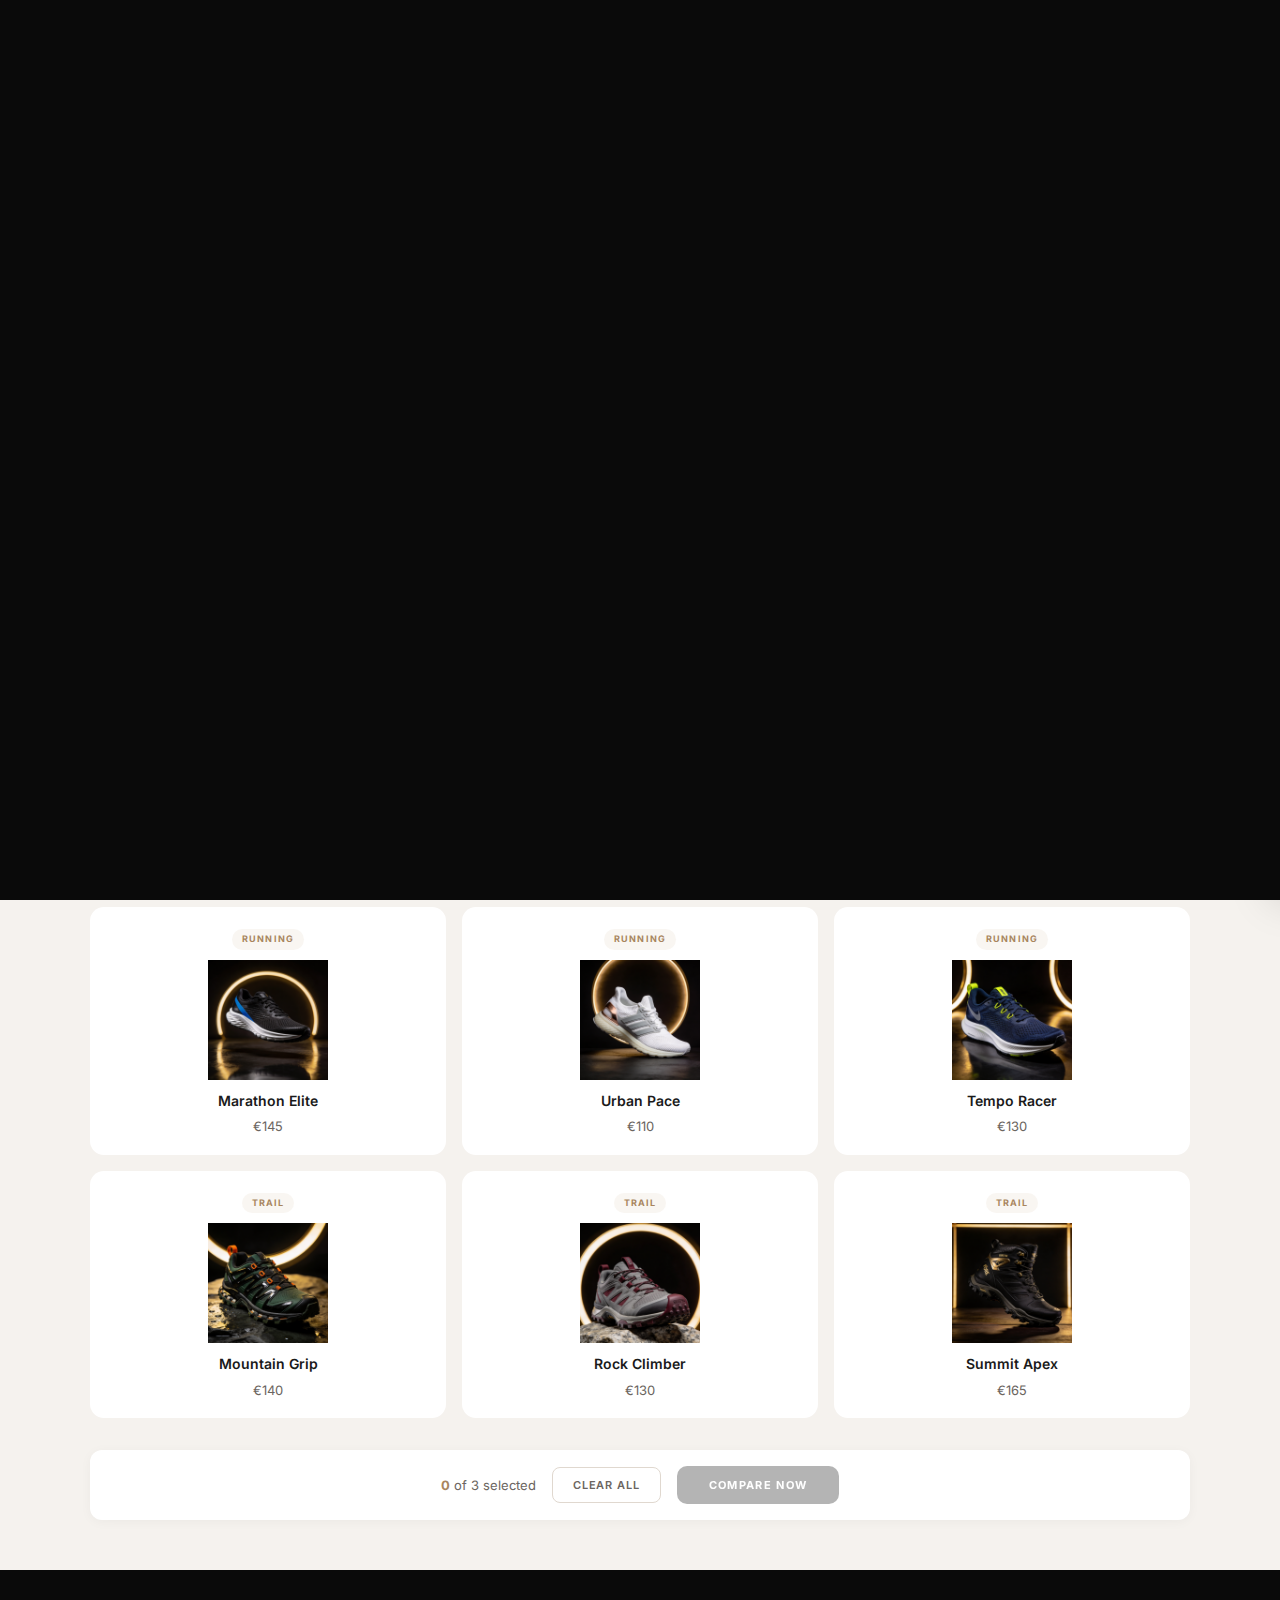
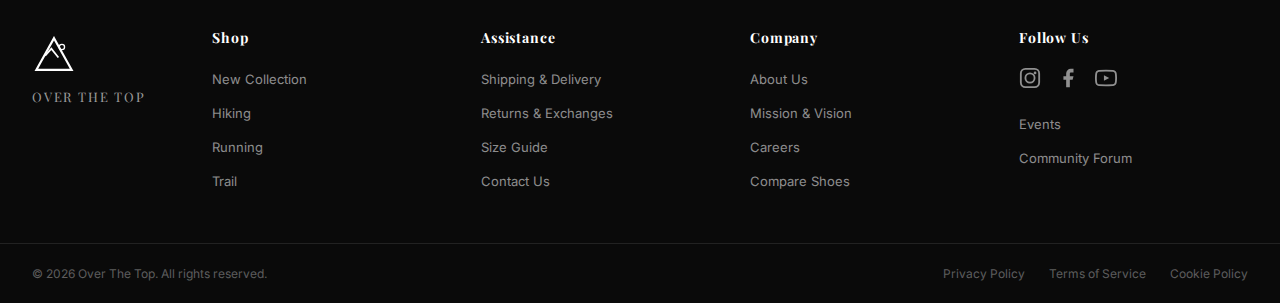
<file: compare.html>
<!DOCTYPE html>
<html lang="en">
<head>
  <meta charset="UTF-8">
  <meta name="viewport" content="width=device-width, initial-scale=1.0">
  <title>Compare — Over The Top</title>
  <link rel="stylesheet" href="css/style.css">
  <style>
    /* ── Compare Page Styles ──────────────────────────────── */

    /* Hero */
    .cmp-hero {
      position: relative; overflow: hidden;
      min-height: 420px; display: flex; flex-direction: column;
      align-items: center; justify-content: center; text-align: center;
      padding: 100px 32px 60px;
      background: var(--black); color: #fff;
    }
    .cmp-hero-bg {
      position: absolute; inset: 0; z-index: 0;
    }
    .cmp-hero-bg img {
      width: 100%; height: 100%; object-fit: cover;
      filter: brightness(0.35);
    }
    .cmp-hero-topo {
      position: absolute; inset: 0; z-index: 1;
      opacity: 0.08; pointer-events: none;
    }
    .cmp-hero::after {
      content: ''; position: absolute; inset: 0; z-index: 1;
      background: radial-gradient(ellipse 60% 80% at 50% 40%, rgba(200,168,130,0.1), transparent 70%);
      pointer-events: none;
    }
    .cmp-hero-content { position: relative; z-index: 2; max-width: 600px; }
    .cmp-hero-label {
      display: inline-flex; align-items: center; gap: 8px;
      font-size: 11px; font-weight: 600; letter-spacing: 0.18em;
      text-transform: uppercase; color: var(--gold);
      margin-bottom: 20px;
      animation: fadeUp 0.7s ease both;
    }
    .cmp-hero h1 {
      font-family: 'Playfair Display', serif;
      font-size: clamp(32px, 5vw, 56px);
      line-height: 1.1; margin-bottom: 14px;
      animation: fadeUp 0.7s 0.1s ease both;
    }
    .cmp-hero p {
      font-size: clamp(14px, 1.4vw, 16px);
      color: rgba(255,255,255,0.6); line-height: 1.7;
      animation: fadeUp 0.7s 0.2s ease both;
    }

    /* ── Selector Section ─────────────────────────────────── */
    .cmp-selector {
      background: var(--off-white);
      padding: 60px 32px 50px;
    }
    .cmp-selector-inner {
      max-width: 1100px; margin: 0 auto;
    }
    .cmp-selector-header {
      text-align: center; margin-bottom: 40px;
    }
    .cmp-selector-header h2 {
      font-size: 22px; margin-bottom: 8px;
    }
    .cmp-selector-header p {
      font-size: 14px; color: var(--text-muted);
    }

    /* Shoe picker grid */
    .cmp-picker {
      display: grid; grid-template-columns: repeat(3, 1fr);
      gap: 16px; margin-bottom: 32px;
    }
    .cmp-shoe {
      background: var(--white);
      border: 2px solid transparent;
      border-radius: 14px;
      padding: 16px; text-align: center;
      cursor: pointer;
      transition: all 0.35s cubic-bezier(0.22, 1, 0.36, 1);
      position: relative; overflow: hidden;
    }
    .cmp-shoe:hover {
      border-color: rgba(200,168,130,0.3);
      transform: translateY(-3px);
      box-shadow: 0 6px 24px rgba(0,0,0,0.05);
    }
    .cmp-shoe.selected {
      border-color: var(--gold);
      box-shadow: 0 6px 28px rgba(200,168,130,0.15);
      transform: translateY(-3px);
    }
    .cmp-shoe.selected::after {
      content: ''; position: absolute; top: 0; left: 0; right: 0;
      height: 3px;
      background: linear-gradient(90deg, var(--gold), var(--gold-dark));
    }
    .cmp-shoe-check {
      position: absolute; top: 10px; right: 10px;
      width: 24px; height: 24px;
      background: var(--gold); border-radius: 50%;
      display: flex; align-items: center; justify-content: center;
      color: #fff; opacity: 0; transform: scale(0);
      transition: all 0.3s cubic-bezier(0.22, 1, 0.36, 1);
      font-size: 12px;
    }
    .cmp-shoe.selected .cmp-shoe-check {
      opacity: 1; transform: scale(1);
    }
    .cmp-shoe-badge {
      display: inline-block;
      font-size: 9px; font-weight: 700;
      letter-spacing: 0.12em; text-transform: uppercase;
      color: var(--gold-dark);
      background: rgba(200,168,130,0.1);
      padding: 3px 10px; border-radius: 20px;
      margin-bottom: 10px;
    }
    .cmp-shoe img {
      width: 100%; height: 120px;
      object-fit: contain; margin-bottom: 10px;
      transition: transform 0.3s ease;
    }
    .cmp-shoe:hover img { transform: scale(1.05); }
    .cmp-shoe-name {
      font-size: 14px; font-weight: 600;
      color: var(--text); margin-bottom: 4px;
    }
    .cmp-shoe-price {
      font-size: 13px; color: var(--text-muted);
    }

    /* Selection count bar */
    .cmp-count-bar {
      display: flex; align-items: center; justify-content: center;
      gap: 16px; padding: 16px;
      background: var(--white); border-radius: 12px;
      box-shadow: 0 2px 12px rgba(0,0,0,0.04);
    }
    .cmp-count-text {
      font-size: 13px; color: var(--text-muted);
    }
    .cmp-count-text strong { color: var(--gold-dark); }
    .cmp-compare-btn {
      padding: 12px 32px; border-radius: 10px;
      font-size: 11px; font-weight: 700;
      letter-spacing: 0.12em; text-transform: uppercase;
      cursor: pointer;
      transition: all 0.35s cubic-bezier(0.22, 1, 0.36, 1);
      font-family: 'Inter', sans-serif;
      background: var(--black); color: #fff; border: none;
      box-shadow: 0 4px 16px rgba(10,10,10,0.15);
    }
    .cmp-compare-btn:hover {
      transform: translateY(-2px);
      box-shadow: 0 6px 24px rgba(10,10,10,0.25);
    }
    .cmp-compare-btn:disabled {
      opacity: 0.3; cursor: not-allowed; transform: none !important;
      box-shadow: none !important;
    }
    .cmp-clear-btn {
      padding: 10px 20px; border-radius: 8px;
      font-size: 11px; font-weight: 600;
      letter-spacing: 0.08em; text-transform: uppercase;
      cursor: pointer; border: 1.5px solid var(--border);
      background: transparent; color: var(--text-muted);
      font-family: 'Inter', sans-serif;
      transition: all 0.3s ease;
    }
    .cmp-clear-btn:hover { border-color: var(--text); color: var(--text); }

    /* ── Comparison Results ────────────────────────────────── */
    .cmp-results {
      display: none;
      padding: 70px 32px 90px;
      background: var(--white);
    }
    .cmp-results.visible { display: block; }
    .cmp-results-inner {
      max-width: 1100px; margin: 0 auto;
    }
    .cmp-results-header {
      text-align: center; margin-bottom: 50px;
    }
    .cmp-results-header h2 {
      font-size: clamp(24px, 3vw, 36px); margin-bottom: 10px;
    }
    .cmp-results-header p {
      font-size: 14px; color: var(--text-muted);
    }

    /* Radar Chart Area */
    .cmp-chart-area {
      display: flex; justify-content: center;
      margin-bottom: 56px;
    }
    .cmp-chart-wrap {
      width: 420px; height: 420px;
      position: relative;
    }
    .cmp-chart-wrap canvas {
      width: 100%; height: 100%;
    }

    /* Chart Legend */
    .cmp-legend {
      display: flex; justify-content: center;
      gap: 28px; margin-bottom: 56px;
    }
    .cmp-legend-item {
      display: flex; align-items: center; gap: 8px;
      font-size: 13px; font-weight: 600; color: var(--text);
    }
    .cmp-legend-dot {
      width: 12px; height: 12px; border-radius: 50%;
    }

    /* Specs Table */
    .cmp-table-wrap {
      overflow-x: auto;
    }
    .cmp-table {
      width: 100%;
      border-collapse: collapse;
    }
    .cmp-table thead th {
      padding: 18px 16px;
      font-size: 11px; font-weight: 700;
      letter-spacing: 0.12em; text-transform: uppercase;
      color: var(--text-muted);
      border-bottom: 2px solid var(--border);
      text-align: left;
    }
    .cmp-table thead th:first-child {
      width: 160px;
    }
    .cmp-table thead th.cmp-th-product {
      text-align: center;
    }
    .cmp-table thead th .cmp-th-img {
      width: 60px; height: 40px;
      object-fit: contain;
      display: block; margin: 0 auto 6px;
    }
    .cmp-table thead th .cmp-th-name {
      font-size: 13px; font-weight: 700;
      color: var(--text); letter-spacing: 0;
      text-transform: none;
    }
    .cmp-table tbody tr {
      transition: background 0.2s ease;
    }
    .cmp-table tbody tr:hover { background: rgba(245,242,238,0.5); }
    .cmp-table tbody td {
      padding: 16px; font-size: 14px;
      color: var(--text); border-bottom: 1px solid var(--border);
      text-align: center;
    }
    .cmp-table tbody td:first-child {
      font-weight: 600; font-size: 12px;
      letter-spacing: 0.08em; text-transform: uppercase;
      color: var(--text-muted); text-align: left;
    }
    /* Stat bar in table */
    .cmp-stat-bar {
      display: flex; align-items: center; gap: 8px;
      justify-content: center;
    }
    .cmp-stat-track {
      width: 80px; height: 6px;
      background: var(--off-white); border-radius: 3px;
      overflow: hidden;
    }
    .cmp-stat-fill {
      height: 100%; border-radius: 3px;
      transition: width 1s cubic-bezier(0.22, 1, 0.36, 1);
    }
    .cmp-stat-val {
      font-size: 13px; font-weight: 700;
      min-width: 20px;
    }
    /* Winner highlight */
    .cmp-winner {
      color: var(--gold-dark);
    }
    .cmp-winner .cmp-stat-fill { background: linear-gradient(90deg, var(--gold), var(--gold-dark)) !important; }

    /* Verdict section */
    .cmp-verdict {
      margin-top: 56px; padding: 36px;
      background: linear-gradient(135deg, rgba(245,242,238,0.7), rgba(232,224,213,0.4));
      border-radius: 16px; text-align: center;
      border: 1px solid rgba(200,168,130,0.1);
    }
    .cmp-verdict h3 { font-size: 22px; margin-bottom: 8px; }
    .cmp-verdict p {
      font-size: 14px; color: var(--text-muted); line-height: 1.7;
      max-width: 540px; margin: 0 auto;
    }

    /* Responsive */
    @media (max-width: 900px) {
      .cmp-picker { grid-template-columns: repeat(2, 1fr); }
      .cmp-chart-wrap { width: 320px; height: 320px; }
    }
    @media (max-width: 600px) {
      .cmp-hero { min-height: 320px; padding: 90px 24px 50px; }
      .cmp-picker { grid-template-columns: 1fr 1fr; gap: 10px; }
      .cmp-shoe img { height: 80px; }
      .cmp-chart-wrap { width: 280px; height: 280px; }
      .cmp-count-bar { flex-direction: column; gap: 10px; }
      .cmp-legend { flex-direction: column; align-items: center; gap: 10px; }
    }
  </style>
</head>
<body class="page-body">

  <header class="navbar" id="navbar">
    <div class="navbar-inner">
      <div class="navbar-left">
        <div class="logo-wrapper">
          <button class="logo" id="logoMenuToggle" aria-label="Menu"><svg class="logo-icon" viewBox="0 0 50 40" fill="none"><path d="M25 2L45 38H5L25 2Z" stroke="white" stroke-width="2.5" fill="none"/><path d="M15 22L22 14L30 24" stroke="white" stroke-width="2" fill="none"/><circle cx="34" cy="12" r="3" stroke="white" stroke-width="1.5" fill="none"/></svg><span class="logo-text">Over The Top</span></button>
          <div class="logo-dropdown" id="logoDropdown">
            <a href="index.html"><svg width="16" height="16" viewBox="0 0 24 24" fill="none" stroke="currentColor" stroke-width="2"><path d="M3 9l9-7 9 7v11a2 2 0 01-2 2H5a2 2 0 01-2-2z"/><polyline points="9 22 9 12 15 12 15 22"/></svg> Home</a>
            <a href="account.html" data-action="login"><svg width="16" height="16" viewBox="0 0 24 24" fill="none" stroke="currentColor" stroke-width="2"><path d="M15 3h4a2 2 0 012 2v14a2 2 0 01-2 2h-4"/><polyline points="10 17 15 12 10 7"/><line x1="15" y1="12" x2="3" y2="12"/></svg> Login</a>
            <a href="account.html" data-action="register"><svg width="16" height="16" viewBox="0 0 24 24" fill="none" stroke="currentColor" stroke-width="2"><path d="M16 21v-2a4 4 0 00-4-4H5a4 4 0 00-4-4v2"/><circle cx="8.5" cy="7" r="4"/><line x1="20" y1="8" x2="20" y2="14"/><line x1="23" y1="11" x2="17" y2="11"/></svg> Create Account</a>
            <a href="account.html" data-action="delete" class="logo-dropdown-danger"><svg width="16" height="16" viewBox="0 0 24 24" fill="none" stroke="currentColor" stroke-width="2"><polyline points="3 6 5 6 21 6"/><path d="M19 6v14a2 2 0 01-2 2H7a2 2 0 01-2-2V6m3 0V4a2 2 0 012-2h4a2 2 0 012 2v2"/></svg> Delete Account</a>
          </div>
        </div>
        <nav class="nav-categories">
          <a href="newCollection.html">New Collection</a>
          <div class="cat-dropdown-wrap">
            <button class="cat-dropdown-btn" aria-expanded="false" aria-label="Categories">
              Categories
              <svg width="10" height="10" viewBox="0 0 24 24" fill="none" stroke="currentColor" stroke-width="2.5"><polyline points="6 9 12 15 18 9"/></svg>
            </button>
            <div class="cat-radial">
              <!-- Orbit ring -->
              <div class="cat-orbit-ring"></div>
              <!-- Center hub -->
              <div class="cat-hub">
                <svg width="22" height="22" viewBox="0 0 24 24" fill="none" stroke="currentColor" stroke-width="1.5"><path d="M12 2L2 7l10 5 10-5-10-5z"/><path d="M2 17l10 5 10-5"/><path d="M2 12l10 5 10-5"/></svg>
              </div>
              <!-- Connector lines -->
              <div class="cat-connector" style="transform: rotate(-90deg) translateX(-0.5px);"></div>
              <div class="cat-connector" style="transform: rotate(30deg) translateX(-0.5px);"></div>
              <div class="cat-connector" style="transform: rotate(150deg) translateX(-0.5px);"></div>
              <!-- Category items positioned in a circle -->
              <div class="cat-item" style="top: 15%; left: 50%;">
                <a href="hiking.html">
                  <svg class="cat-item-icon" viewBox="0 0 24 24" fill="none" stroke="currentColor" stroke-width="1.5" stroke-linecap="round"><path d="M3 20l5-8 4 5 3-4 6 7"/><circle cx="18" cy="6" r="3"/></svg>
                  <span class="cat-item-label">Hiking</span>
                </a>
              </div>
              <div class="cat-item" style="top: 75%; left: 19%;">
                <a href="running.html">
                  <svg class="cat-item-icon" viewBox="0 0 24 24" fill="none" stroke="currentColor" stroke-width="1.5" stroke-linecap="round"><path d="M13 4v16"/><path d="M17 4v16"/><path d="M19 4H9.5a4.5 4.5 0 000 9H13"/><circle cx="9.5" cy="8.5" r="0" fill="currentColor"/><path d="M5 20l4-4 4 4 4-4 4 4"/></svg>
                  <span class="cat-item-label">Running</span>
                </a>
              </div>
              <div class="cat-item" style="top: 75%; left: 81%;">
                <a href="trail.html">
                  <svg class="cat-item-icon" viewBox="0 0 24 24" fill="none" stroke="currentColor" stroke-width="1.5" stroke-linecap="round"><path d="M12 22V8"/><path d="M12 8C12 4 17 2 17 2s-1 4-1 6"/><path d="M12 8C12 4 7 2 7 2s1 4 1 6"/><path d="M12 14c-3 0-5 2-7 2"/><path d="M12 14c3 0 5 2 7 2"/></svg>
                  <span class="cat-item-label">Trail</span>
                </a>
              </div>
              <!-- Floating particles -->
              <div class="cat-particle" style="top:20%;left:25%;animation-delay:0s;"></div>
              <div class="cat-particle" style="top:30%;left:75%;animation-delay:0.8s;"></div>
              <div class="cat-particle" style="top:70%;left:50%;animation-delay:1.6s;"></div>
              <div class="cat-particle" style="top:60%;left:15%;animation-delay:2.2s;"></div>
              <div class="cat-particle" style="top:45%;left:85%;animation-delay:0.4s;"></div>
            </div>
          </div>
          <a href="shoe-finder.html" class="nav-new-badge">Altitude Lab<span class="badge-new">NEW</span></a>
        </nav>
        <div class="cat-backdrop"></div>
      </div>
      <div class="navbar-right">
        <nav class="nav-links"><a href="index.html">Home</a><a href="about.html">About</a><a href="contact.html">Contact</a></nav>
        <div class="nav-actions">
          <button class="ambient-btn" id="ambientBtn" aria-label="Toggle ambient mode"><svg width="16" height="16" viewBox="0 0 24 24" fill="none" stroke="currentColor" stroke-width="2" stroke-linecap="round"><path d="M9.59 4.59A2 2 0 1111 8H2"/><path d="M12.59 19.41A2 2 0 1014 16H2"/><path d="M17.73 7.73A2.5 2.5 0 1119.5 12H2"/></svg><span>Ambient</span></button>
          <button class="cart-btn" aria-label="Cart"><svg width="20" height="20" viewBox="0 0 24 24" fill="none" stroke="currentColor" stroke-width="2" stroke-linecap="round"><path d="M6 2L3 6v14a2 2 0 002 2h14a2 2 0 002-2V6l-3-4z"/><line x1="3" y1="6" x2="21" y2="6"/><path d="M16 10a4 4 0 01-8 0"/></svg><span class="cart-count" id="cartCount">0</span></button>
        </div>
      </div>
      <button class="hamburger" id="hamburger"><span></span><span></span><span></span></button>
    </div>
    <nav class="mobile-menu" id="mobileMenu">
      <a href="index.html">Home</a>
      <a href="newCollection.html">New Collection</a>
      <div class="mobile-cat-group">
        <div class="mobile-cat-header">
          Categories
          <svg viewBox="0 0 24 24" fill="none" stroke="currentColor" stroke-width="2"><polyline points="6 9 12 15 18 9"/></svg>
        </div>
        <div class="mobile-cat-sub">
          <a href="hiking.html"><svg viewBox="0 0 24 24" fill="none" stroke="currentColor" stroke-width="1.5"><path d="M3 20l5-8 4 5 3-4 6 7"/><circle cx="18" cy="6" r="3"/></svg> Hiking</a>
          <a href="running.html"><svg viewBox="0 0 24 24" fill="none" stroke="currentColor" stroke-width="1.5"><path d="M5 20l4-4 4 4 4-4 4 4"/></svg> Running</a>
          <a href="trail.html"><svg viewBox="0 0 24 24" fill="none" stroke="currentColor" stroke-width="1.5"><path d="M12 22V8"/><path d="M12 8C12 4 17 2 17 2s-1 4-1 6"/><path d="M12 8C12 4 7 2 7 2s1 4 1 6"/></svg> Trail</a>
        </div>
      </div>
      <a href="about.html">About</a>
      <a href="contact.html">Contact</a>
      <a href="shoe-finder.html" class="nav-new-badge">Altitude Lab<span class="badge-new">NEW</span></a>
    </nav>
  </header>

  <!-- ═══ HERO ═══ -->
  <section class="cmp-hero">
    <div class="cmp-hero-bg">
      <img src="images/00_HERO_Comparison.png" alt="" />
    </div>
    <svg class="cmp-hero-topo" viewBox="0 0 1440 480" preserveAspectRatio="none" fill="none" stroke="#fff" stroke-width="1">
      <path d="M0 340c120-20 240 30 360 10s240-50 360-20 240 40 360 10"/>
      <path d="M0 300c140-30 280 20 420 0s280-40 300-10 280 30 300 10"/>
      <path d="M0 380c100-10 200 25 300 15s200-35 300-15 200 30 300 10 200-20 240-5"/>
      <path d="M0 260c160-25 320 15 480 5s320-30 480-10 320 20 480 5"/>
    </svg>
    <div class="cmp-hero-content">
      <div class="cmp-hero-label">
        <svg width="14" height="14" viewBox="0 0 24 24" fill="none" stroke="currentColor" stroke-width="2"><path d="M16 3h5v5"/><path d="M4 20L21 3"/><path d="M21 16v5h-5"/><path d="M15 15l6 6"/><path d="M4 4l5 5"/></svg>
        COMPARE SHOES
      </div>
      <h1>Find Your Perfect Match</h1>
      <p>Select up to 3 shoes to compare side-by-side with interactive radar charts and detailed specs.</p>
    </div>
  </section>

  <!-- ═══ SELECTOR ═══ -->
  <section class="cmp-selector">
    <div class="cmp-selector-inner">
      <div class="cmp-selector-header">
        <h2>Choose Your Shoes</h2>
        <p>Click to select 2 or 3 shoes you'd like to compare</p>
      </div>
      <div class="cmp-picker" id="cmpPicker"></div>
      <div class="cmp-count-bar">
        <span class="cmp-count-text"><strong id="cmpCount">0</strong> of 3 selected</span>
        <button class="cmp-clear-btn" id="cmpClear">Clear All</button>
        <button class="cmp-compare-btn" id="cmpGoBtn" disabled>Compare Now</button>
      </div>
    </div>
  </section>

  <!-- ═══ RESULTS ═══ -->
  <section class="cmp-results" id="cmpResults">
    <div class="cmp-results-inner">
      <div class="cmp-results-header">
        <h2>Head-to-Head Comparison</h2>
        <p>Radar chart and detailed breakdown of your selected shoes</p>
      </div>

      <div class="cmp-chart-area">
        <div class="cmp-chart-wrap">
          <canvas id="cmpRadar"></canvas>
        </div>
      </div>

      <div class="cmp-legend" id="cmpLegend"></div>

      <div class="cmp-table-wrap">
        <table class="cmp-table" id="cmpTable">
          <thead id="cmpThead"></thead>
          <tbody id="cmpTbody"></tbody>
        </table>
      </div>

      <div class="cmp-verdict" id="cmpVerdict"></div>
    </div>
  </section>

  <!-- ═══ FOOTER ═══ -->
  <footer class="footer">
    <div class="footer-inner">
      <div class="footer-logo">
        <svg class="logo-icon" viewBox="0 0 50 40" fill="none" xmlns="http://www.w3.org/2000/svg">
          <path d="M25 2L45 38H5L25 2Z" stroke="white" stroke-width="2.5" fill="none" />
          <path d="M15 22L22 14L30 24" stroke="white" stroke-width="2" fill="none" />
          <circle cx="34" cy="12" r="3" stroke="white" stroke-width="1.5" fill="none" />
        </svg>
        <p class="footer-logo-text">Over The Top</p>
      </div>
      <div class="footer-columns">
        <div class="footer-col">
          <h3>Shop</h3>
          <ul>
            <li><a href="newCollection.html">New Collection</a></li>
            <li><a href="hiking.html">Hiking</a></li>
            <li><a href="running.html">Running</a></li>
            <li><a href="trail.html">Trail</a></li>
          </ul>
        </div>
        <div class="footer-col">
          <h3>Assistance</h3>
          <ul>
            <li><a href="#">Shipping & Delivery</a></li>
            <li><a href="#">Returns & Exchanges</a></li>
            <li><a href="#">Size Guide</a></li>
            <li><a href="contact.html">Contact Us</a></li>
          </ul>
        </div>
        <div class="footer-col">
          <h3>Company</h3>
          <ul>
            <li><a href="about.html">About Us</a></li>
            <li><a href="about.html">Mission & Vision</a></li>
            <li><a href="about.html">Careers</a></li>
            <li><a href="about.html">Compare Shoes</a></li>
          </ul>
        </div>
        <div class="footer-col">
          <h3>Follow Us</h3>
          <div class="social-icons">
            <a href="#" aria-label="Instagram">
              <svg width="22" height="22" viewBox="0 0 24 24" fill="none" stroke="currentColor" stroke-width="2" stroke-linecap="round">
                <rect x="2" y="2" width="20" height="20" rx="5" />
                <circle cx="12" cy="12" r="5" />
                <circle cx="17.5" cy="6.5" r="1.5" fill="currentColor" stroke="none" />
              </svg>
            </a>
            <a href="#" aria-label="Facebook">
              <svg width="22" height="22" viewBox="0 0 24 24" fill="currentColor">
                <path d="M18 2h-3a5 5 0 00-5 5v3H7v4h3v8h4v-8h3l1-4h-4V7a1 1 0 011-1h3z" />
              </svg>
            </a>
            <a href="#" aria-label="YouTube">
              <svg width="22" height="22" viewBox="0 0 24 24" fill="none" stroke="currentColor" stroke-width="2" stroke-linecap="round">
                <path d="M22.54 6.42a2.78 2.78 0 00-1.94-2C18.88 4 12 4 12 4s-6.88 0-8.6.46a2.78 2.78 0 00-1.94 2A29 29 0 001 12a29 29 0 00.46 5.58A2.78 2.78 0 003.4 19.6C5.12 20 12 20 12 20s6.88 0 8.6-.46a2.78 2.78 0 001.94-2A29 29 0 0023 12a29 29 0 00-.46-5.58z" />
                <polygon points="9.75 15.02 15.5 12 9.75 8.98 9.75 15.02" fill="currentColor" stroke="none" />
              </svg>
            </a>
          </div>
          <ul>
            <li><a href="#">Events</a></li>
            <li><a href="#">Community Forum</a></li>
          </ul>
        </div>
      </div>
    </div>
    <div class="footer-bottom">
      <div class="footer-bottom-inner">
        <p>&copy; 2026 Over The Top. All rights reserved.</p>
        <p>Privacy Policy</p>
        <p>Terms of Service</p>
        <p>Cookie Policy</p>
      </div>
    </div>
  </footer>

  <!-- Cart Sidebar -->
  <div class="cart-overlay" id="cartOverlay"></div>
  <aside class="cart-sidebar" id="cartSidebar">
    <div class="cart-header">
      <h3>Your Cart</h3>
      <button class="cart-close" id="cartClose"><svg width="20" height="20" viewBox="0 0 24 24" fill="none" stroke="currentColor" stroke-width="2"><line x1="18" y1="6" x2="6" y2="18"/><line x1="6" y1="6" x2="18" y2="18"/></svg></button>
    </div>
    <div class="cart-body" id="cartBody"><p class="cart-empty">Your cart is empty</p></div>
    <div class="cart-footer" id="cartFooter">
      <div class="cart-total"><span>Total</span><strong id="cartTotal">€0</strong></div>
      <a href="payment.html" class="btn-checkout">Checkout</a>
    </div>
  </aside>

  <script src="js/app.js"></script>
  <script>
  (function() {
    // ── Product Database with Stats ──────────────────────
    const PRODUCTS = [
      {
        name: 'Summit Explorer', category: 'Hiking', price: 155,
        image: 'images/01_HIKING_Summit_Explorer_01_Hero.png',
        stats: { grip: 9, comfort: 7, weight: 5, durability: 9, waterproof: 10 },
        desc: 'Waterproof membrane, reinforced toe cap, Vibram outsole'
      },
      {
        name: 'Mountain Guardian', category: 'Hiking', price: 170,
        image: 'images/02_HIKING_Mountain_Guardian_01_Hero.png',
        stats: { grip: 10, comfort: 8, weight: 4, durability: 10, waterproof: 9 },
        desc: 'Full leather upper, ankle support, Gore-Tex lining'
      },
      {
        name: 'Trail Voyager', category: 'Hiking', price: 145,
        image: 'images/03_HIKING_Trail_Voyager_01_Hero.png',
        stats: { grip: 8, comfort: 8, weight: 7, durability: 7, waterproof: 8 },
        desc: 'Lightweight mesh, EVA midsole, all-terrain tread'
      },
      {
        name: 'Marathon Elite', category: 'Running', price: 145,
        image: 'images/04_RUNNING_Marathon_Elite_01_Hero.png',
        stats: { grip: 6, comfort: 9, weight: 9, durability: 6, waterproof: 3 },
        desc: 'Carbon plate, responsive foam, race-day geometry'
      },
      {
        name: 'Urban Pace', category: 'Running', price: 110,
        image: 'images/05_RUNNING_Urban_Pace_01_Hero.png',
        stats: { grip: 5, comfort: 8, weight: 8, durability: 6, waterproof: 2 },
        desc: 'Breathable knit, soft cushion, everyday versatility'
      },
      {
        name: 'Tempo Racer', category: 'Running', price: 130,
        image: 'images/06_RUNNING_Tempo_Racer_01_Hero.png',
        stats: { grip: 6, comfort: 8, weight: 10, durability: 5, waterproof: 2 },
        desc: 'Ultra-light design, propulsive plate, speed mesh'
      },
      {
        name: 'Mountain Grip', category: 'Trail', price: 140,
        image: 'images/07_TRAIL_Mountain_Grip_01_Hero.png',
        stats: { grip: 10, comfort: 7, weight: 6, durability: 8, waterproof: 7 },
        desc: 'Aggressive lugs, rock guard, trail-specific geometry'
      },
      {
        name: 'Rock Climber', category: 'Trail', price: 130,
        image: 'images/08_TRAIL_Rock_Climber_01_Hero.png',
        stats: { grip: 9, comfort: 6, weight: 7, durability: 9, waterproof: 6 },
        desc: 'Reinforced sole plate, toe protection, sticky rubber'
      },
      {
        name: 'Summit Apex', category: 'Trail', price: 165,
        image: 'images/09_TRAIL_Summit_Apex_01_Hero.png',
        stats: { grip: 10, comfort: 8, weight: 5, durability: 10, waterproof: 9 },
        desc: 'Premium build, hybrid terrain, waterproof membrane'
      }
    ];

    const STAT_LABELS = ['Grip', 'Comfort', 'Lightweight', 'Durability', 'Waterproof'];
    const STAT_KEYS = ['grip', 'comfort', 'weight', 'durability', 'waterproof'];
    const COLORS = [
      { fill: 'rgba(200,168,130,0.25)', stroke: '#c8a882' },
      { fill: 'rgba(10,10,10,0.12)', stroke: '#0a0a0a' },
      { fill: 'rgba(90,155,181,0.18)', stroke: '#5a9bb5' }
    ];

    let selected = [];

    // ── Render Picker Grid ───────────────────────────────
    const picker = document.getElementById('cmpPicker');
    PRODUCTS.forEach(function(p, i) {
      const div = document.createElement('div');
      div.className = 'cmp-shoe';
      div.dataset.index = i;
      div.innerHTML =
        '<div class="cmp-shoe-check"><svg width="12" height="12" viewBox="0 0 24 24" fill="none" stroke="currentColor" stroke-width="3"><polyline points="20 6 9 17 4 12"/></svg></div>' +
        '<div class="cmp-shoe-badge">' + p.category + '</div>' +
        '<img src="' + p.image + '" alt="' + p.name + '">' +
        '<div class="cmp-shoe-name">' + p.name + '</div>' +
        '<div class="cmp-shoe-price">&euro;' + p.price + '</div>';
      div.addEventListener('click', function() { toggleShoe(i); });
      picker.appendChild(div);
    });

    function toggleShoe(idx) {
      var pos = selected.indexOf(idx);
      if (pos > -1) {
        selected.splice(pos, 1);
      } else if (selected.length < 3) {
        selected.push(idx);
      }
      updatePickerUI();
    }

    function updatePickerUI() {
      var shoes = picker.querySelectorAll('.cmp-shoe');
      shoes.forEach(function(el) {
        var idx = parseInt(el.dataset.index);
        el.classList.toggle('selected', selected.indexOf(idx) > -1);
      });
      document.getElementById('cmpCount').textContent = selected.length;
      document.getElementById('cmpGoBtn').disabled = selected.length < 2;
    }

    document.getElementById('cmpClear').addEventListener('click', function() {
      selected = [];
      updatePickerUI();
      document.getElementById('cmpResults').classList.remove('visible');
    });

    document.getElementById('cmpGoBtn').addEventListener('click', function() {
      if (selected.length < 2) return;
      var results = document.getElementById('cmpResults');
      results.classList.add('visible');
      // Delay render so the section is laid out and canvas has real dimensions
      requestAnimationFrame(function() {
        renderComparison();
        results.scrollIntoView({ behavior: 'smooth', block: 'start' });
      });
    });

    // ── Radar Chart (Pure Canvas) ────────────────────────
    function renderComparison() {
      var items = selected.map(function(i) { return PRODUCTS[i]; });
      drawRadar(items);
      drawLegend(items);
      drawTable(items);
      drawVerdict(items);
    }

    function drawRadar(items) {
      var canvas = document.getElementById('cmpRadar');
      var ctx = canvas.getContext('2d');
      var dpr = window.devicePixelRatio || 1;
      var size = canvas.parentElement.clientWidth;
      canvas.width = size * dpr;
      canvas.height = size * dpr;
      canvas.style.width = size + 'px';
      canvas.style.height = size + 'px';
      ctx.scale(dpr, dpr);

      var cx = size / 2, cy = size / 2;
      var maxR = size * 0.38;
      var n = STAT_KEYS.length;
      var angleStep = (Math.PI * 2) / n;
      var startAngle = -Math.PI / 2;

      ctx.clearRect(0, 0, size, size);

      // Draw grid rings
      for (var ring = 1; ring <= 5; ring++) {
        var r = (ring / 5) * maxR;
        ctx.beginPath();
        for (var j = 0; j < n; j++) {
          var a = startAngle + j * angleStep;
          var x = cx + Math.cos(a) * r;
          var y = cy + Math.sin(a) * r;
          if (j === 0) ctx.moveTo(x, y);
          else ctx.lineTo(x, y);
        }
        ctx.closePath();
        ctx.strokeStyle = ring === 5 ? 'rgba(0,0,0,0.08)' : 'rgba(0,0,0,0.04)';
        ctx.lineWidth = 1;
        ctx.stroke();
      }

      // Draw axis lines & labels
      ctx.font = '600 11px Inter, sans-serif';
      ctx.textAlign = 'center';
      ctx.textBaseline = 'middle';
      for (var j = 0; j < n; j++) {
        var a = startAngle + j * angleStep;
        var x1 = cx + Math.cos(a) * maxR;
        var y1 = cy + Math.sin(a) * maxR;
        ctx.beginPath();
        ctx.moveTo(cx, cy);
        ctx.lineTo(x1, y1);
        ctx.strokeStyle = 'rgba(0,0,0,0.06)';
        ctx.lineWidth = 1;
        ctx.stroke();

        // Label
        var lx = cx + Math.cos(a) * (maxR + 22);
        var ly = cy + Math.sin(a) * (maxR + 22);
        ctx.fillStyle = '#6b6560';
        ctx.fillText(STAT_LABELS[j], lx, ly);
      }

      // Animate data polygons
      var frame = { t: 0 };
      var totalFrames = 40;

      function animate() {
        frame.t++;
        var progress = Math.min(frame.t / totalFrames, 1);
        var ease = 1 - Math.pow(1 - progress, 3);

        // Clear only data area
        ctx.clearRect(0, 0, size, size);

        // Redraw grid
        for (var ring = 1; ring <= 5; ring++) {
          var r = (ring / 5) * maxR;
          ctx.beginPath();
          for (var j = 0; j < n; j++) {
            var a = startAngle + j * angleStep;
            var x = cx + Math.cos(a) * r;
            var y = cy + Math.sin(a) * r;
            if (j === 0) ctx.moveTo(x, y);
            else ctx.lineTo(x, y);
          }
          ctx.closePath();
          ctx.strokeStyle = ring === 5 ? 'rgba(0,0,0,0.08)' : 'rgba(0,0,0,0.04)';
          ctx.lineWidth = 1;
          ctx.stroke();
        }
        for (var j = 0; j < n; j++) {
          var a = startAngle + j * angleStep;
          ctx.beginPath();
          ctx.moveTo(cx, cy);
          ctx.lineTo(cx + Math.cos(a) * maxR, cy + Math.sin(a) * maxR);
          ctx.strokeStyle = 'rgba(0,0,0,0.06)';
          ctx.stroke();
          var lx = cx + Math.cos(a) * (maxR + 22);
          var ly = cy + Math.sin(a) * (maxR + 22);
          ctx.fillStyle = '#6b6560';
          ctx.font = '600 11px Inter, sans-serif';
          ctx.textAlign = 'center';
          ctx.fillText(STAT_LABELS[j], lx, ly);
        }

        // Draw data polygons
        items.forEach(function(item, idx) {
          var color = COLORS[idx];
          ctx.beginPath();
          for (var j = 0; j < n; j++) {
            var a = startAngle + j * angleStep;
            var val = (item.stats[STAT_KEYS[j]] / 10) * maxR * ease;
            var x = cx + Math.cos(a) * val;
            var y = cy + Math.sin(a) * val;
            if (j === 0) ctx.moveTo(x, y);
            else ctx.lineTo(x, y);
          }
          ctx.closePath();
          ctx.fillStyle = color.fill;
          ctx.fill();
          ctx.strokeStyle = color.stroke;
          ctx.lineWidth = 2;
          ctx.stroke();

          // Draw dots
          for (var j = 0; j < n; j++) {
            var a = startAngle + j * angleStep;
            var val = (item.stats[STAT_KEYS[j]] / 10) * maxR * ease;
            ctx.beginPath();
            ctx.arc(cx + Math.cos(a) * val, cy + Math.sin(a) * val, 4, 0, Math.PI * 2);
            ctx.fillStyle = color.stroke;
            ctx.fill();
          }
        });

        if (progress < 1) requestAnimationFrame(animate);
      }
      animate();
    }

    // ── Legend ────────────────────────────────────────────
    function drawLegend(items) {
      var legend = document.getElementById('cmpLegend');
      legend.innerHTML = '';
      items.forEach(function(item, idx) {
        var div = document.createElement('div');
        div.className = 'cmp-legend-item';
        div.innerHTML = '<span class="cmp-legend-dot" style="background:' + COLORS[idx].stroke + '"></span>' + item.name;
        legend.appendChild(div);
      });
    }

    // ── Specs Table ──────────────────────────────────────
    function drawTable(items) {
      var thead = document.getElementById('cmpThead');
      var tbody = document.getElementById('cmpTbody');

      // Header
      var headerHtml = '<tr><th>Specification</th>';
      items.forEach(function(item) {
        headerHtml += '<th class="cmp-th-product"><img class="cmp-th-img" src="' + item.image + '" alt="' + item.name + '"><span class="cmp-th-name">' + item.name + '</span></th>';
      });
      headerHtml += '</tr>';
      thead.innerHTML = headerHtml;

      // Body rows
      var rows = [
        { label: 'Category', key: 'category', type: 'text' },
        { label: 'Price', key: 'price', type: 'price' },
        { label: 'Description', key: 'desc', type: 'text' }
      ];
      STAT_KEYS.forEach(function(key, i) {
        rows.push({ label: STAT_LABELS[i], key: key, type: 'stat' });
      });
      rows.push({ label: 'Overall Score', key: 'overall', type: 'overall' });

      var bodyHtml = '';
      rows.forEach(function(row) {
        bodyHtml += '<tr><td>' + row.label + '</td>';

        // Find winner for stats
        var maxVal = 0;
        if (row.type === 'stat' || row.type === 'overall') {
          items.forEach(function(item) {
            var v = row.type === 'overall' ? getOverall(item) : item.stats[row.key];
            if (v > maxVal) maxVal = v;
          });
        }

        items.forEach(function(item, idx) {
          if (row.type === 'text') {
            bodyHtml += '<td>' + item[row.key] + '</td>';
          } else if (row.type === 'price') {
            bodyHtml += '<td>&euro;' + item.price + '</td>';
          } else if (row.type === 'stat') {
            var val = item.stats[row.key];
            var isWinner = val === maxVal && items.length > 1;
            var cls = isWinner ? ' cmp-winner' : '';
            bodyHtml += '<td class="' + cls + '"><div class="cmp-stat-bar"><div class="cmp-stat-track"><div class="cmp-stat-fill" style="width:' + (val * 10) + '%;background:' + COLORS[idx].stroke + '"></div></div><span class="cmp-stat-val">' + val + '</span></div></td>';
          } else if (row.type === 'overall') {
            var val = getOverall(item);
            var isWinner = val === maxVal && items.length > 1;
            var cls = isWinner ? ' cmp-winner' : '';
            bodyHtml += '<td class="' + cls + '"><strong>' + val.toFixed(1) + '</strong> / 10</td>';
          }
        });
        bodyHtml += '</tr>';
      });
      tbody.innerHTML = bodyHtml;
    }

    function getOverall(item) {
      var sum = 0;
      STAT_KEYS.forEach(function(k) { sum += item.stats[k]; });
      return sum / STAT_KEYS.length;
    }

    // ── Verdict ──────────────────────────────────────────
    function drawVerdict(items) {
      var best = items[0], bestScore = getOverall(items[0]);
      items.forEach(function(item) {
        var s = getOverall(item);
        if (s > bestScore) { best = item; bestScore = s; }
      });

      // Find what each shoe is best at
      var verdictParts = items.map(function(item) {
        var topStat = '', topVal = 0;
        STAT_KEYS.forEach(function(k, i) {
          if (item.stats[k] > topVal) { topVal = item.stats[k]; topStat = STAT_LABELS[i]; }
        });
        return '<strong>' + item.name + '</strong> excels in ' + topStat.toLowerCase();
      });

      document.getElementById('cmpVerdict').innerHTML =
        '<h3>Our Verdict</h3>' +
        '<p>' + verdictParts.join(', while ') + '. ' +
        'With an overall score of <strong>' + bestScore.toFixed(1) + '/10</strong>, the <strong>' + best.name + '</strong> leads this comparison.</p>';
    }
  })();
  </script>
</body>
</html>
</file>
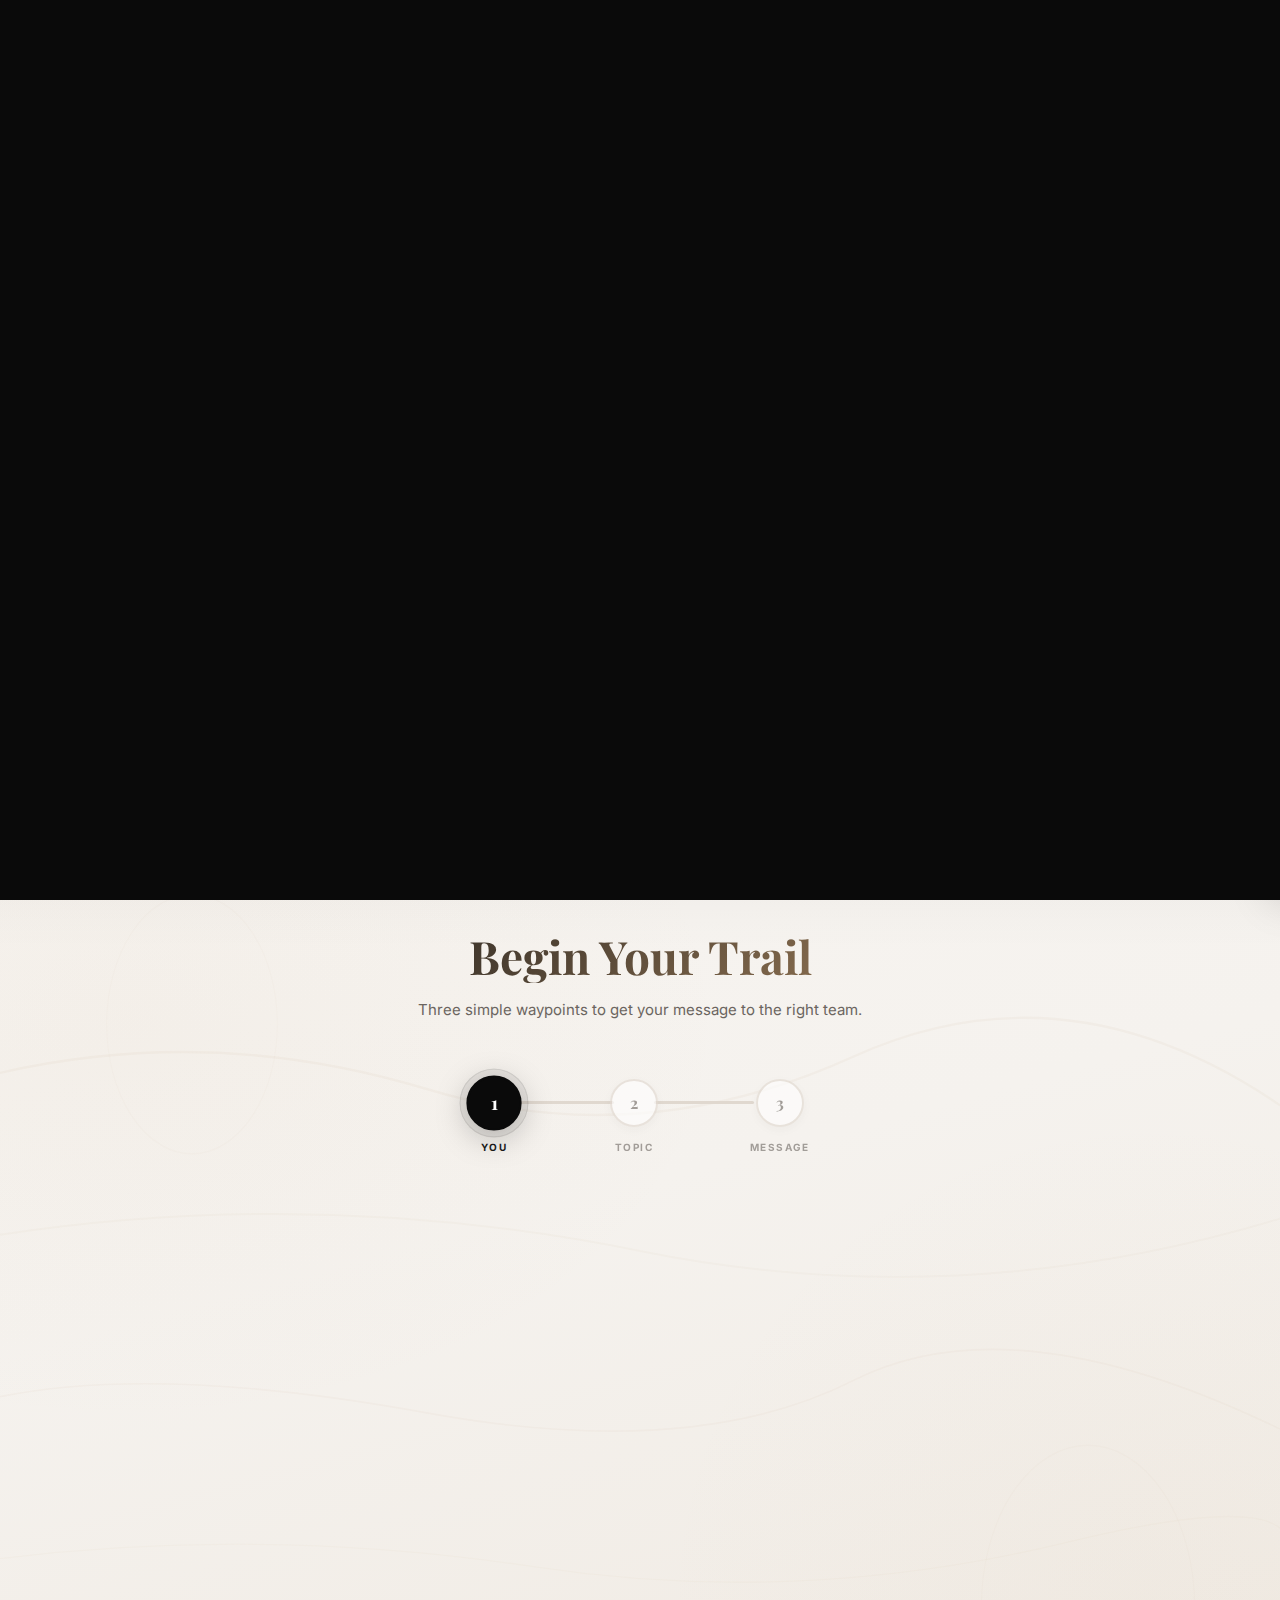
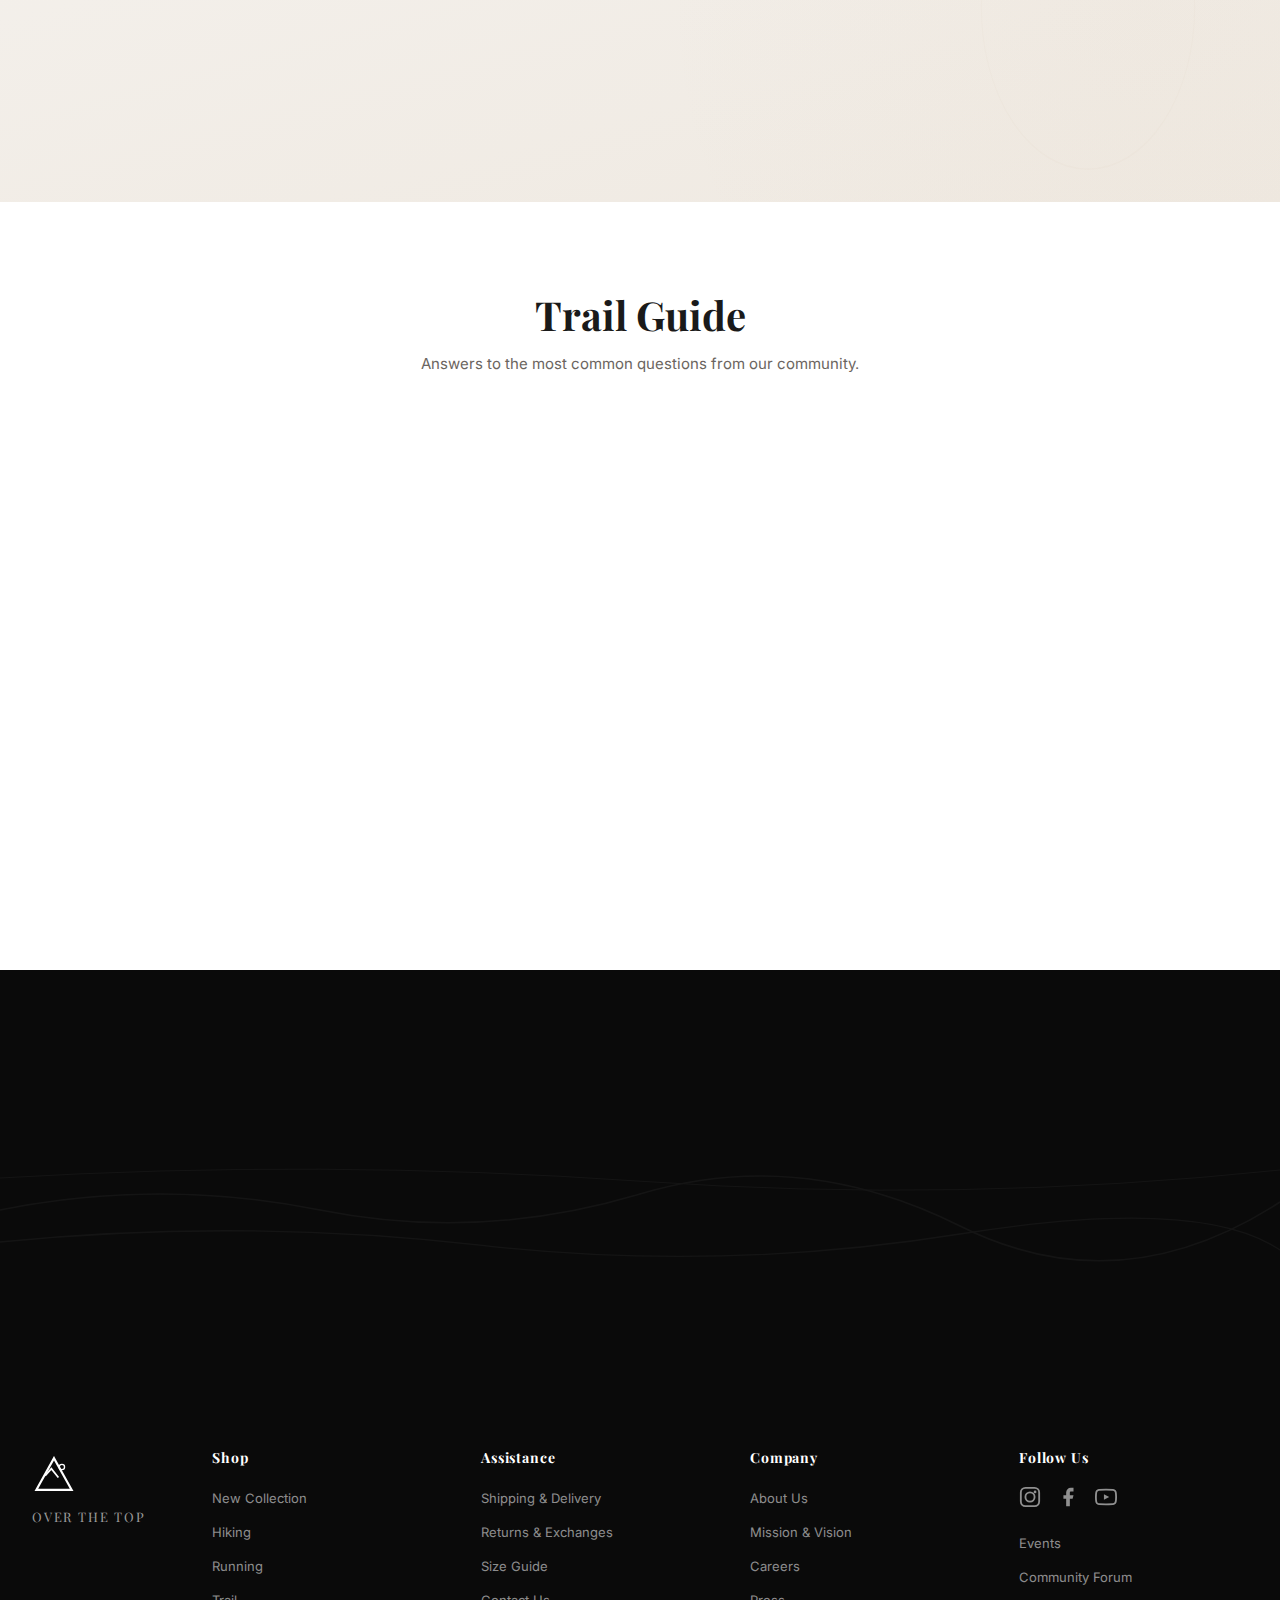
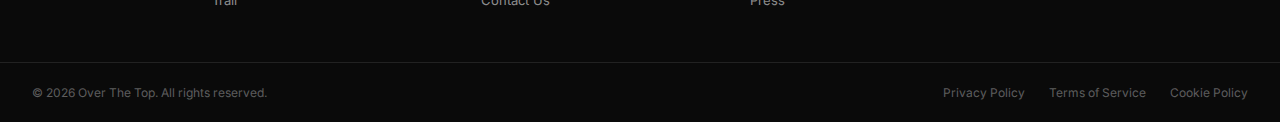
<file: contact.html>
<!DOCTYPE html>
<html lang="en">
<head>
  <meta charset="UTF-8">
  <meta name="viewport" content="width=device-width, initial-scale=1.0">
  <title>Contact — Over The Top</title>
  <link rel="stylesheet" href="css/style.css">
  <style>
    /* ── Contact Page — Trail to Connection ────────────────── */

    /* Hero */
    .ct-hero {
      position: relative; overflow: hidden;
      min-height: 480px; display: flex; flex-direction: column;
      align-items: center; justify-content: center; text-align: center;
      padding: 100px 32px 80px;
    }
    .ct-hero-bg {
      position: absolute; inset: 0; z-index: 0;
    }
    .ct-hero-bg img {
      width: 100%; height: 100%; object-fit: cover;
      filter: brightness(0.35);
    }
    .ct-hero-topo {
      position: absolute; inset: 0; z-index: 1;
      opacity: 0.08; pointer-events: none;
    }
    .ct-hero-content { position: relative; z-index: 2; max-width: 700px; }
    .ct-hero-label {
      display: inline-flex; align-items: center; gap: 8px;
      font-size: 11px; font-weight: 600; letter-spacing: 0.18em;
      text-transform: uppercase; color: var(--gold);
      margin-bottom: 20px;
      animation: fadeUp 0.7s ease both;
    }
    .ct-hero-label svg { opacity: 0.7; }
    .ct-hero h1 {
      font-family: 'Playfair Display', serif;
      font-size: clamp(40px, 7vw, 80px);
      color: #fff; line-height: 1.05; margin-bottom: 18px;
      animation: fadeUp 0.7s 0.1s ease both;
    }
    .ct-hero p {
      font-size: clamp(15px, 1.6vw, 18px);
      color: rgba(255,255,255,0.7); line-height: 1.7;
      max-width: 520px; margin: 0 auto;
      animation: fadeUp 0.7s 0.2s ease both;
    }
    .ct-hero-scroll {
      position: absolute; bottom: 28px; left: 50%; transform: translateX(-50%);
      z-index: 2; color: rgba(255,255,255,0.4);
      animation: ctBounce 2s ease infinite;
    }
    @keyframes ctBounce {
      0%, 100% { transform: translateX(-50%) translateY(0); }
      50% { transform: translateX(-50%) translateY(8px); }
    }

    /* Floating leaves in hero */
    .ct-leaf {
      position: absolute; z-index: 1; opacity: 0;
      animation: ctLeafFall linear infinite;
      pointer-events: none;
    }
    @keyframes ctLeafFall {
      0%   { opacity: 0; transform: translateY(-40px) rotate(0deg); }
      10%  { opacity: 0.6; }
      90%  { opacity: 0.3; }
      100% { opacity: 0; transform: translateY(500px) rotate(360deg); }
    }

    /* Contact Info Cards Band */
    .ct-info-band {
      background: var(--black);
      padding: 0 32px;
      position: relative;
      z-index: 3;
    }
    .ct-info-inner {
      max-width: 1100px; margin: 0 auto;
      display: grid; grid-template-columns: repeat(4, 1fr);
      gap: 0;
    }
    .ct-info-card {
      padding: 40px 28px;
      border-right: 1px solid rgba(255,255,255,0.06);
      transition: background 0.35s ease, transform 0.35s ease;
      cursor: default; position: relative; overflow: hidden;
    }
    .ct-info-card:last-child { border-right: none; }
    .ct-info-card::before {
      content: ''; position: absolute;
      bottom: 0; left: 0; right: 0; height: 2px;
      background: linear-gradient(90deg, var(--gold), var(--gold-dark));
      transform: scaleX(0); transform-origin: left;
      transition: transform 0.4s ease;
    }
    .ct-info-card:hover::before { transform: scaleX(1); }
    .ct-info-card:hover { background: rgba(255,255,255,0.03); }
    .ct-info-card-icon {
      width: 44px; height: 44px;
      border: 1.5px solid rgba(200,168,130,0.3);
      border-radius: 50%; display: flex;
      align-items: center; justify-content: center;
      color: var(--gold); margin-bottom: 18px;
      transition: border-color 0.3s ease, background 0.3s ease;
    }
    .ct-info-card:hover .ct-info-card-icon {
      border-color: var(--gold);
      background: rgba(200,168,130,0.08);
    }
    .ct-info-card h4 {
      font-family: 'Inter', sans-serif;
      font-size: 11px; font-weight: 600;
      letter-spacing: 0.14em; text-transform: uppercase;
      color: rgba(255,255,255,0.5); margin-bottom: 10px;
    }
    .ct-info-card p {
      font-size: 14px; color: rgba(255,255,255,0.85);
      line-height: 1.7; margin: 0;
    }
    .ct-info-card a {
      color: var(--gold); text-decoration: none;
      transition: color 0.2s ease;
    }
    .ct-info-card a:hover { color: #fff; }

    /* ── Trail Form Section ─────────────────────────────── */
    .ct-form-section {
      background: linear-gradient(165deg, #f7f4f0 0%, var(--off-white) 40%, #efe9e1 100%);
      padding: 100px 32px 110px;
      position: relative; overflow: hidden;
    }
    .ct-form-section::before {
      content: ''; position: absolute; top: -1px; left: 0; right: 0;
      height: 120px;
      background: linear-gradient(to bottom, var(--black), transparent);
      pointer-events: none; opacity: 0.04;
    }
    /* Decorative topographic lines in background */
    .ct-form-section::after {
      content: ''; position: absolute; inset: 0;
      background:
        radial-gradient(ellipse 600px 400px at 10% 20%, rgba(200,168,130,0.06), transparent),
        radial-gradient(ellipse 500px 500px at 90% 80%, rgba(200,168,130,0.04), transparent);
      pointer-events: none;
    }

    .ct-form-wrap {
      max-width: 800px; margin: 0 auto;
      position: relative; z-index: 1;
    }
    .ct-form-deco {
      position: absolute; inset: 0;
      width: 100%; height: 100%;
      pointer-events: none; z-index: 0;
    }
    .ct-form-header { text-align: center; margin-bottom: 56px; }
    .ct-form-header h2 {
      font-size: clamp(28px, 4vw, 46px); margin-bottom: 14px;
      background: linear-gradient(135deg, var(--text) 0%, var(--gold-dark) 100%);
      -webkit-background-clip: text; -webkit-text-fill-color: transparent;
      background-clip: text;
    }
    .ct-form-header p {
      color: var(--text-muted); font-size: 15px; line-height: 1.7;
      max-width: 480px; margin: 0 auto;
    }

    /* Trail Progress Bar — elevated */
    .ct-trail-progress {
      display: flex; align-items: center; justify-content: center;
      gap: 0; margin-bottom: 52px; position: relative;
    }
    .ct-trail-step {
      display: flex; flex-direction: column; align-items: center;
      position: relative; z-index: 2; cursor: pointer;
      transition: all 0.4s ease;
    }
    .ct-trail-step.disabled { pointer-events: none; opacity: 0.6; }
    .ct-trail-dot {
      width: 48px; height: 48px; border-radius: 50%;
      background: var(--white);
      border: 2.5px solid var(--border);
      display: flex; align-items: center; justify-content: center;
      font-family: 'Playfair Display', serif;
      font-size: 16px; font-weight: 700; color: var(--text-muted);
      transition: all 0.5s cubic-bezier(0.22, 1, 0.36, 1);
      box-shadow: 0 3px 12px rgba(0,0,0,0.06);
      position: relative;
    }
    .ct-trail-step.active .ct-trail-dot {
      background: var(--black); color: #fff;
      border-color: var(--black);
      box-shadow: 0 6px 28px rgba(10,10,10,0.25), 0 0 0 6px rgba(10,10,10,0.06);
      transform: scale(1.15);
    }
    .ct-trail-step.active .ct-trail-dot::after {
      content: ''; position: absolute; inset: -8px;
      border: 1.5px solid rgba(10,10,10,0.08);
      border-radius: 50%;
      animation: ctDotPulse 2s ease-in-out infinite;
    }
    @keyframes ctDotPulse {
      0%, 100% { transform: scale(1); opacity: 1; }
      50% { transform: scale(1.15); opacity: 0; }
    }
    .ct-trail-step.completed .ct-trail-dot {
      background: linear-gradient(135deg, var(--gold), var(--gold-dark));
      color: #fff; border-color: var(--gold);
      box-shadow: 0 4px 20px rgba(200,168,130,0.3);
    }
    .ct-trail-label {
      font-size: 10px; font-weight: 700;
      letter-spacing: 0.14em; text-transform: uppercase;
      color: var(--text-muted); margin-top: 12px;
      transition: color 0.4s ease;
    }
    .ct-trail-step.active .ct-trail-label { color: var(--text); }
    .ct-trail-step.completed .ct-trail-label { color: var(--gold-dark); }

    .ct-trail-line {
      width: 100px; height: 3px; background: var(--border);
      position: relative; z-index: 1;
      margin: 0 -4px; margin-bottom: 28px;
      border-radius: 3px; overflow: hidden;
    }
    .ct-trail-line-fill {
      height: 100%; width: 0%;
      background: linear-gradient(90deg, var(--gold), var(--gold-dark));
      border-radius: 3px;
      transition: width 0.7s cubic-bezier(0.22, 1, 0.36, 1);
    }
    .ct-trail-line.filled .ct-trail-line-fill { width: 100%; }

    /* Form Steps */
    .ct-step {
      display: none;
      animation: ctStepIn 0.55s cubic-bezier(0.22, 1, 0.36, 1);
    }
    .ct-step.active { display: block; }
    @keyframes ctStepIn {
      from { opacity: 0; transform: translateY(28px) scale(0.98); }
      to   { opacity: 1; transform: translateY(0) scale(1); }
    }

    /* Form Card — elevated glass-like */
    .ct-form-card {
      background: rgba(255,255,255,0.92);
      backdrop-filter: blur(20px);
      -webkit-backdrop-filter: blur(20px);
      border-radius: 20px;
      padding: 52px 48px;
      box-shadow:
        0 1px 0 rgba(255,255,255,0.8) inset,
        0 8px 40px rgba(0,0,0,0.06),
        0 2px 8px rgba(0,0,0,0.03);
      border: 1px solid rgba(255,255,255,0.6);
      position: relative;
      overflow: hidden;
    }
    /* Decorative corner accent */
    .ct-form-card::before {
      content: ''; position: absolute;
      top: -1px; right: -1px;
      width: 100px; height: 100px;
      background: linear-gradient(225deg, rgba(200,168,130,0.12), transparent 70%);
      border-radius: 0 20px 0 0;
      pointer-events: none;
    }
    .ct-form-card::after {
      content: ''; position: absolute;
      bottom: -1px; left: -1px;
      width: 80px; height: 80px;
      background: linear-gradient(45deg, rgba(200,168,130,0.08), transparent 70%);
      border-radius: 0 0 0 20px;
      pointer-events: none;
    }
    .ct-step-title {
      font-size: 22px; margin-bottom: 6px;
      position: relative;
    }
    .ct-step-title::after {
      content: ''; display: block;
      width: 36px; height: 2.5px;
      background: linear-gradient(90deg, var(--gold), var(--gold-dark));
      border-radius: 2px; margin-top: 12px;
    }
    .ct-step-sub {
      font-size: 14px; color: var(--text-muted);
      margin-bottom: 34px; margin-top: 16px; line-height: 1.65;
    }

    /* Form fields — floating label effect */
    .ct-row { display: grid; grid-template-columns: 1fr 1fr; gap: 22px; }
    .ct-field {
      margin-bottom: 24px; position: relative;
    }
    .ct-field label {
      display: flex; align-items: center; gap: 6px;
      font-size: 11px; font-weight: 700;
      letter-spacing: 0.12em; text-transform: uppercase;
      color: var(--text-muted); margin-bottom: 10px;
      transition: color 0.3s ease;
    }
    .ct-field:focus-within label { color: var(--gold-dark); }
    .ct-field input, .ct-field textarea {
      width: 100%;
      border: 1.5px solid var(--border);
      border-radius: 12px;
      padding: 15px 18px;
      font-size: 15px; color: var(--text);
      background: rgba(245,242,238,0.5);
      outline: none;
      transition: all 0.35s cubic-bezier(0.22, 1, 0.36, 1);
      font-family: 'Inter', sans-serif;
    }
    .ct-field input::placeholder, .ct-field textarea::placeholder {
      color: var(--border); font-weight: 300;
    }
    .ct-field input:focus, .ct-field textarea:focus {
      border-color: var(--gold);
      background: var(--white);
      box-shadow: 0 0 0 4px rgba(200,168,130,0.1), 0 4px 16px rgba(200,168,130,0.06);
      transform: translateY(-1px);
    }
    .ct-field input.error, .ct-field textarea.error {
      border-color: #e74c3c;
      box-shadow: 0 0 0 4px rgba(231,76,60,0.06);
      animation: ctShake 0.4s ease;
    }
    @keyframes ctShake {
      0%, 100% { transform: translateX(0); }
      20% { transform: translateX(-4px); }
      40% { transform: translateX(4px); }
      60% { transform: translateX(-3px); }
      80% { transform: translateX(2px); }
    }
    .ct-field .ct-error-msg {
      font-size: 12px; color: #e74c3c;
      margin-top: 8px; display: none;
      padding-left: 2px;
    }
    .ct-field input.error ~ .ct-error-msg,
    .ct-field textarea.error ~ .ct-error-msg { display: block; }
    .ct-field textarea {
      resize: vertical; min-height: 160px;
      line-height: 1.7;
    }
    /* Character hint for textarea */
    .ct-field-hint {
      font-size: 11px; color: var(--border);
      text-align: right; margin-top: 6px;
      transition: color 0.3s ease;
    }
    .ct-field:focus-within .ct-field-hint { color: var(--text-muted); }

    /* Topic Cards — immersive selection */
    .ct-topics {
      display: grid; grid-template-columns: repeat(3, 1fr);
      gap: 16px; margin-bottom: 8px;
    }
    .ct-topic {
      background: rgba(245,242,238,0.6);
      border: 2px solid transparent;
      border-radius: 16px;
      padding: 26px 18px 22px; text-align: center;
      cursor: pointer;
      transition: all 0.4s cubic-bezier(0.22, 1, 0.36, 1);
      position: relative; overflow: hidden;
    }
    .ct-topic::before {
      content: ''; position: absolute; inset: 0;
      background: linear-gradient(135deg, transparent 40%, rgba(200,168,130,0.06));
      opacity: 0; transition: opacity 0.3s ease;
    }
    .ct-topic:hover::before { opacity: 1; }
    .ct-topic:hover {
      border-color: rgba(200,168,130,0.3);
      transform: translateY(-4px);
      box-shadow: 0 8px 28px rgba(0,0,0,0.05);
    }
    .ct-topic.selected {
      border-color: var(--gold);
      background: rgba(255,255,255,0.95);
      box-shadow: 0 8px 32px rgba(200,168,130,0.15), 0 0 0 4px rgba(200,168,130,0.06);
      transform: translateY(-4px);
    }
    .ct-topic.selected::before { opacity: 1; }
    .ct-topic.selected::after {
      content: ''; position: absolute; top: 0; left: 0; right: 0;
      height: 3px;
      background: linear-gradient(90deg, var(--gold), var(--gold-dark));
      border-radius: 3px 3px 0 0;
    }
    /* Checkmark badge */
    .ct-topic-check {
      position: absolute; top: 10px; right: 10px;
      width: 22px; height: 22px;
      background: var(--gold); border-radius: 50%;
      display: flex; align-items: center; justify-content: center;
      color: #fff; opacity: 0; transform: scale(0);
      transition: all 0.35s cubic-bezier(0.22, 1, 0.36, 1);
    }
    .ct-topic.selected .ct-topic-check {
      opacity: 1; transform: scale(1);
    }
    .ct-topic-icon {
      width: 44px; height: 44px; margin: 0 auto 12px;
      color: var(--text-muted);
      transition: all 0.4s ease;
      padding: 4px;
    }
    .ct-topic:hover .ct-topic-icon { color: var(--gold-dark); transform: scale(1.08); }
    .ct-topic.selected .ct-topic-icon { color: var(--gold-dark); }
    .ct-topic-name {
      font-size: 13px; font-weight: 600;
      color: var(--text); line-height: 1.35;
      transition: color 0.3s ease;
    }
    .ct-topic.selected .ct-topic-name { color: var(--gold-dark); }

    /* Navigation Buttons — refined */
    .ct-nav {
      display: flex; justify-content: space-between;
      align-items: center; margin-top: 40px;
      position: relative;
    }
    .ct-btn {
      padding: 15px 36px; border-radius: 12px;
      font-size: 11px; font-weight: 700;
      letter-spacing: 0.12em; text-transform: uppercase;
      cursor: pointer;
      transition: all 0.4s cubic-bezier(0.22, 1, 0.36, 1);
      font-family: 'Inter', sans-serif;
      border: none;
      position: relative; overflow: hidden;
    }
    .ct-btn::after {
      content: ''; position: absolute; inset: 0;
      background: linear-gradient(135deg, rgba(255,255,255,0.15), transparent);
      opacity: 0; transition: opacity 0.3s ease;
    }
    .ct-btn:hover::after { opacity: 1; }
    .ct-btn-back {
      background: transparent; color: var(--text-muted);
      border: 1.5px solid var(--border);
    }
    .ct-btn-back:hover {
      border-color: var(--text); color: var(--text);
      box-shadow: 0 4px 16px rgba(0,0,0,0.04);
      transform: translateY(-1px);
    }
    .ct-btn-next {
      background: var(--black); color: #fff;
      box-shadow: 0 6px 24px rgba(10,10,10,0.18);
    }
    .ct-btn-next:hover {
      background: #1a1a1a;
      box-shadow: 0 8px 32px rgba(10,10,10,0.28);
      transform: translateY(-2px);
    }
    .ct-btn-send {
      background: linear-gradient(135deg, var(--gold), var(--gold-dark));
      color: #fff;
      box-shadow: 0 6px 24px rgba(200,168,130,0.3);
    }
    .ct-btn-send:hover {
      box-shadow: 0 8px 32px rgba(200,168,130,0.4);
      transform: translateY(-2px);
    }
    .ct-btn:disabled {
      opacity: 0.35; cursor: not-allowed; transform: none !important;
      box-shadow: none !important;
    }

    /* Sending overlay */
    .ct-sending {
      display: none; text-align: center;
      padding: 80px 40px;
      animation: ctStepIn 0.4s ease;
    }
    .ct-sending.visible { display: block; }
    .ct-sending-spinner {
      width: 56px; height: 56px; margin: 0 auto 28px;
      border: 3px solid var(--border);
      border-top-color: var(--gold);
      border-radius: 50%;
      animation: ctSpin 0.8s linear infinite;
    }
    @keyframes ctSpin { to { transform: rotate(360deg); } }
    .ct-sending p {
      font-size: 15px; color: var(--text-muted);
      font-style: italic;
    }

    /* Success state */
    .ct-success {
      display: none;
      animation: ctStepIn 0.6s ease;
    }
    .ct-success.visible { display: block; }
    .ct-success-top {
      text-align: center; margin-bottom: 36px;
    }
    .ct-success-icon {
      width: 76px; height: 76px; margin: 0 auto 24px;
      background: linear-gradient(135deg, var(--gold), var(--gold-dark));
      border-radius: 50%; display: flex;
      align-items: center; justify-content: center;
      color: #fff;
      box-shadow: 0 8px 32px rgba(200,168,130,0.3);
      animation: ctSuccessPop 0.5s cubic-bezier(0.22, 1, 0.36, 1) 0.3s both;
    }
    @keyframes ctSuccessPop {
      from { transform: scale(0) rotate(-20deg); }
      to { transform: scale(1) rotate(0deg); }
    }
    .ct-success h3 {
      font-size: 28px; margin-bottom: 10px;
    }
    .ct-success-top > p {
      color: var(--text-muted); font-size: 14px;
      line-height: 1.7; max-width: 420px; margin: 0 auto;
    }

    /* Summary card */
    .ct-summary {
      background: linear-gradient(135deg, rgba(245,242,238,0.7), rgba(232,224,213,0.4));
      border-radius: 16px;
      padding: 28px 32px; margin-bottom: 28px;
      border: 1px solid rgba(200,168,130,0.1);
    }
    .ct-summary-row {
      display: flex; gap: 16px; align-items: flex-start;
      padding: 16px 0;
      border-bottom: 1px solid rgba(200,168,130,0.1);
    }
    .ct-summary-row:last-child { border-bottom: none; }
    .ct-summary-icon {
      width: 38px; height: 38px; flex-shrink: 0;
      background: var(--white); border-radius: 50%;
      display: flex; align-items: center; justify-content: center;
      color: var(--gold-dark);
      box-shadow: 0 3px 10px rgba(0,0,0,0.04);
    }
    .ct-summary-content { flex: 1; min-width: 0; }
    .ct-summary-label {
      font-size: 10px; font-weight: 700;
      letter-spacing: 0.14em; text-transform: uppercase;
      color: var(--gold-dark); margin-bottom: 4px;
    }
    .ct-summary-value {
      font-size: 14px; color: var(--text); line-height: 1.5;
      word-break: break-word;
    }
    .ct-summary-msg {
      font-size: 13px; color: var(--text-muted);
      line-height: 1.65; font-style: italic;
      max-height: 80px; overflow: hidden;
      text-overflow: ellipsis;
    }

    .ct-success-ref {
      display: inline-block; padding: 11px 28px;
      background: rgba(245,242,238,0.8); border-radius: 10px;
      font-family: 'Inter', monospace; font-size: 14px;
      font-weight: 600; color: var(--text);
      letter-spacing: 0.08em;
      margin-bottom: 28px;
      border: 1px solid rgba(200,168,130,0.15);
    }
    .ct-success-footer {
      text-align: center; padding-top: 8px;
    }
    .ct-btn-new {
      display: inline-flex; align-items: center; gap: 8px;
      padding: 14px 32px; border-radius: 12px;
      font-size: 11px; font-weight: 700;
      letter-spacing: 0.12em; text-transform: uppercase;
      cursor: pointer;
      transition: all 0.4s cubic-bezier(0.22, 1, 0.36, 1);
      font-family: 'Inter', sans-serif;
      background: var(--black); color: #fff; border: none;
      box-shadow: 0 6px 24px rgba(10,10,10,0.18);
    }
    .ct-btn-new:hover {
      background: #1a1a1a; transform: translateY(-2px);
      box-shadow: 0 8px 32px rgba(10,10,10,0.28);
    }

    /* ── FAQ Section ─────────────────────────────────────── */
    .ct-faq-section {
      padding: 90px 32px 100px;
      background: var(--white);
    }
    .ct-faq-inner {
      max-width: 780px; margin: 0 auto;
    }
    .ct-faq-header {
      text-align: center; margin-bottom: 56px;
    }
    .ct-faq-header h2 {
      font-size: clamp(28px, 4vw, 40px); margin-bottom: 14px;
    }
    .ct-faq-header p {
      color: var(--text-muted); font-size: 15px;
    }

    .ct-faq-item {
      border-bottom: 1px solid var(--border);
      overflow: hidden;
    }
    .ct-faq-item:first-child { border-top: 1px solid var(--border); }
    .ct-faq-q {
      display: flex; align-items: center; justify-content: space-between;
      padding: 22px 4px; cursor: pointer;
      transition: color 0.3s ease;
      gap: 16px;
    }
    .ct-faq-q:hover { color: var(--gold-dark); }
    .ct-faq-q h4 {
      font-family: 'Inter', sans-serif;
      font-size: 15px; font-weight: 600;
      line-height: 1.4; flex: 1;
    }
    .ct-faq-toggle {
      width: 28px; height: 28px; flex-shrink: 0;
      border: 1.5px solid var(--border); border-radius: 50%;
      display: flex; align-items: center; justify-content: center;
      transition: all 0.3s ease;
    }
    .ct-faq-toggle svg {
      transition: transform 0.3s ease;
    }
    .ct-faq-item.open .ct-faq-toggle {
      background: var(--black); border-color: var(--black);
      color: #fff;
    }
    .ct-faq-item.open .ct-faq-toggle svg { transform: rotate(45deg); }
    .ct-faq-a {
      max-height: 0; overflow: hidden;
      transition: max-height 0.4s ease, padding 0.4s ease;
      padding: 0 4px;
    }
    .ct-faq-item.open .ct-faq-a {
      max-height: 200px; padding: 0 4px 22px;
    }
    .ct-faq-a p {
      font-size: 14px; color: var(--text-muted);
      line-height: 1.8;
    }

    /* ── Location Band ──────────────────────────────────── */
    .ct-location {
      background: var(--black); padding: 70px 32px;
      position: relative; overflow: hidden;
    }
    .ct-location-topo {
      position: absolute; inset: 0; opacity: 0.04;
      pointer-events: none;
    }
    .ct-location-inner {
      max-width: 1000px; margin: 0 auto;
      display: flex; align-items: center; gap: 60px;
      position: relative; z-index: 1;
    }
    .ct-location-text { flex: 1; }
    .ct-location-text h3 {
      font-size: clamp(24px, 3vw, 34px); color: #fff;
      margin-bottom: 16px;
    }
    .ct-location-text p {
      color: rgba(255,255,255,0.6); font-size: 15px;
      line-height: 1.8; margin-bottom: 8px;
    }
    .ct-coords {
      display: flex; gap: 32px; margin-top: 28px;
    }
    .ct-coord {
      font-family: 'Inter', monospace;
    }
    .ct-coord-label {
      font-size: 10px; font-weight: 600;
      letter-spacing: 0.15em; text-transform: uppercase;
      color: var(--gold); margin-bottom: 4px;
    }
    .ct-coord-val {
      font-size: 22px; font-weight: 300; color: #fff;
      letter-spacing: 0.04em;
    }
    .ct-location-visual {
      width: 280px; height: 280px; flex-shrink: 0;
      position: relative; display: flex;
      align-items: center; justify-content: center;
    }
    .ct-compass {
      width: 100%; height: 100%;
      animation: ctCompassSpin 60s linear infinite;
    }
    @keyframes ctCompassSpin {
      from { transform: rotate(0deg); }
      to   { transform: rotate(360deg); }
    }
    .ct-location-pin {
      position: absolute; top: 50%; left: 50%;
      transform: translate(-50%, -50%);
      color: var(--gold);
    }

    /* ── Responsive ─────────────────────────────────────── */
    @media (max-width: 900px) {
      .ct-info-inner { grid-template-columns: repeat(2, 1fr); }
      .ct-info-card { border-right: none; }
      .ct-topics { grid-template-columns: repeat(2, 1fr); }
      .ct-location-inner { flex-direction: column; text-align: center; }
      .ct-coords { justify-content: center; }
      .ct-location-visual { width: 200px; height: 200px; }
    }
    @media (max-width: 600px) {
      .ct-hero { min-height: 380px; padding: 90px 24px 60px; }
      .ct-info-inner { grid-template-columns: 1fr; }
      .ct-form-card { padding: 32px 24px; }
      .ct-row { grid-template-columns: 1fr; }
      .ct-topics { grid-template-columns: 1fr 1fr; }
      .ct-trail-line { width: 60px; }
      .ct-nav { flex-direction: column; gap: 12px; }
      .ct-nav .ct-btn { width: 100%; text-align: center; }
      .ct-location-visual { display: none; }
    }
  </style>
</head>
<body class="page-body">

  <header class="navbar" id="navbar">
    <div class="navbar-inner">
      <div class="navbar-left">
        <div class="logo-wrapper">
          <button class="logo" id="logoMenuToggle" aria-label="Menu"><svg class="logo-icon" viewBox="0 0 50 40" fill="none"><path d="M25 2L45 38H5L25 2Z" stroke="white" stroke-width="2.5" fill="none"/><path d="M15 22L22 14L30 24" stroke="white" stroke-width="2" fill="none"/><circle cx="34" cy="12" r="3" stroke="white" stroke-width="1.5" fill="none"/></svg><span class="logo-text">Over The Top</span></button>
          <div class="logo-dropdown" id="logoDropdown">
            <a href="index.html"><svg width="16" height="16" viewBox="0 0 24 24" fill="none" stroke="currentColor" stroke-width="2"><path d="M3 9l9-7 9 7v11a2 2 0 01-2 2H5a2 2 0 01-2-2z"/><polyline points="9 22 9 12 15 12 15 22"/></svg> Home</a>
            <a href="account.html" data-action="login"><svg width="16" height="16" viewBox="0 0 24 24" fill="none" stroke="currentColor" stroke-width="2"><path d="M15 3h4a2 2 0 012 2v14a2 2 0 01-2 2h-4"/><polyline points="10 17 15 12 10 7"/><line x1="15" y1="12" x2="3" y2="12"/></svg> Login</a>
            <a href="account.html" data-action="register"><svg width="16" height="16" viewBox="0 0 24 24" fill="none" stroke="currentColor" stroke-width="2"><path d="M16 21v-2a4 4 0 00-4-4H5a4 4 0 00-4-4v2"/><circle cx="8.5" cy="7" r="4"/><line x1="20" y1="8" x2="20" y2="14"/><line x1="23" y1="11" x2="17" y2="11"/></svg> Create Account</a>
            <a href="account.html" data-action="delete" class="logo-dropdown-danger"><svg width="16" height="16" viewBox="0 0 24 24" fill="none" stroke="currentColor" stroke-width="2"><polyline points="3 6 5 6 21 6"/><path d="M19 6v14a2 2 0 01-2 2H7a2 2 0 01-2-2V6m3 0V4a2 2 0 012-2h4a2 2 0 012 2v2"/></svg> Delete Account</a>
          </div>
        </div>
        <nav class="nav-categories">
          <a href="newCollection.html">New Collection</a>
          <div class="cat-dropdown-wrap">
            <button class="cat-dropdown-btn" aria-expanded="false" aria-label="Categories">
              Categories
              <svg width="10" height="10" viewBox="0 0 24 24" fill="none" stroke="currentColor" stroke-width="2.5"><polyline points="6 9 12 15 18 9"/></svg>
            </button>
            <div class="cat-radial">
              <!-- Orbit ring -->
              <div class="cat-orbit-ring"></div>
              <!-- Center hub -->
              <div class="cat-hub">
                <svg width="22" height="22" viewBox="0 0 24 24" fill="none" stroke="currentColor" stroke-width="1.5"><path d="M12 2L2 7l10 5 10-5-10-5z"/><path d="M2 17l10 5 10-5"/><path d="M2 12l10 5 10-5"/></svg>
              </div>
              <!-- Connector lines -->
              <div class="cat-connector" style="transform: rotate(-90deg) translateX(-0.5px);"></div>
              <div class="cat-connector" style="transform: rotate(30deg) translateX(-0.5px);"></div>
              <div class="cat-connector" style="transform: rotate(150deg) translateX(-0.5px);"></div>
              <!-- Category items positioned in a circle -->
              <div class="cat-item" style="top: 15%; left: 50%;">
                <a href="hiking.html">
                  <svg class="cat-item-icon" viewBox="0 0 24 24" fill="none" stroke="currentColor" stroke-width="1.5" stroke-linecap="round"><path d="M3 20l5-8 4 5 3-4 6 7"/><circle cx="18" cy="6" r="3"/></svg>
                  <span class="cat-item-label">Hiking</span>
                </a>
              </div>
              <div class="cat-item" style="top: 75%; left: 19%;">
                <a href="running.html">
                  <svg class="cat-item-icon" viewBox="0 0 24 24" fill="none" stroke="currentColor" stroke-width="1.5" stroke-linecap="round"><path d="M13 4v16"/><path d="M17 4v16"/><path d="M19 4H9.5a4.5 4.5 0 000 9H13"/><circle cx="9.5" cy="8.5" r="0" fill="currentColor"/><path d="M5 20l4-4 4 4 4-4 4 4"/></svg>
                  <span class="cat-item-label">Running</span>
                </a>
              </div>
              <div class="cat-item" style="top: 75%; left: 81%;">
                <a href="trail.html">
                  <svg class="cat-item-icon" viewBox="0 0 24 24" fill="none" stroke="currentColor" stroke-width="1.5" stroke-linecap="round"><path d="M12 22V8"/><path d="M12 8C12 4 17 2 17 2s-1 4-1 6"/><path d="M12 8C12 4 7 2 7 2s1 4 1 6"/><path d="M12 14c-3 0-5 2-7 2"/><path d="M12 14c3 0 5 2 7 2"/></svg>
                  <span class="cat-item-label">Trail</span>
                </a>
              </div>
              <!-- Floating particles -->
              <div class="cat-particle" style="top:20%;left:25%;animation-delay:0s;"></div>
              <div class="cat-particle" style="top:30%;left:75%;animation-delay:0.8s;"></div>
              <div class="cat-particle" style="top:70%;left:50%;animation-delay:1.6s;"></div>
              <div class="cat-particle" style="top:60%;left:15%;animation-delay:2.2s;"></div>
              <div class="cat-particle" style="top:45%;left:85%;animation-delay:0.4s;"></div>
            </div>
          </div>
          <a href="shoe-finder.html" class="nav-new-badge">Altitude Lab<span class="badge-new">NEW</span></a>
          <a href="customize.html" class="nav-new-badge">Shoe Studio<span class="badge-new">NEW</span></a>
          <a href="compare.html">Compare</a>
        </nav>
        <div class="cat-backdrop"></div>
      </div>
      <div class="navbar-right">
        <nav class="nav-links"><a href="index.html">Home</a><a href="about.html">About</a><a href="contact.html" class="active">Contact</a></nav>
        <div class="nav-actions">
          <button class="ambient-btn" id="ambientBtn" aria-label="Toggle ambient mode"><svg width="16" height="16" viewBox="0 0 24 24" fill="none" stroke="currentColor" stroke-width="2" stroke-linecap="round"><path d="M9.59 4.59A2 2 0 1111 8H2"/><path d="M12.59 19.41A2 2 0 1014 16H2"/><path d="M17.73 7.73A2.5 2.5 0 1119.5 12H2"/></svg><span>Ambient</span></button>
          <button class="cart-btn" aria-label="Cart"><svg width="20" height="20" viewBox="0 0 24 24" fill="none" stroke="currentColor" stroke-width="2" stroke-linecap="round"><path d="M6 2L3 6v14a2 2 0 002 2h14a2 2 0 002-2V6l-3-4z"/><line x1="3" y1="6" x2="21" y2="6"/><path d="M16 10a4 4 0 01-8 0"/></svg><span class="cart-count" id="cartCount">0</span></button>
        </div>
      </div>
      <button class="hamburger" id="hamburger"><span></span><span></span><span></span></button>
    </div>
    <nav class="mobile-menu" id="mobileMenu">
      <a href="index.html">Home</a>
      <a href="newCollection.html">New Collection</a>
      <div class="mobile-cat-group">
        <div class="mobile-cat-header">
          Categories
          <svg viewBox="0 0 24 24" fill="none" stroke="currentColor" stroke-width="2"><polyline points="6 9 12 15 18 9"/></svg>
        </div>
        <div class="mobile-cat-sub">
          <a href="hiking.html"><svg viewBox="0 0 24 24" fill="none" stroke="currentColor" stroke-width="1.5"><path d="M3 20l5-8 4 5 3-4 6 7"/><circle cx="18" cy="6" r="3"/></svg> Hiking</a>
          <a href="running.html"><svg viewBox="0 0 24 24" fill="none" stroke="currentColor" stroke-width="1.5"><path d="M5 20l4-4 4 4 4-4 4 4"/></svg> Running</a>
          <a href="trail.html"><svg viewBox="0 0 24 24" fill="none" stroke="currentColor" stroke-width="1.5"><path d="M12 22V8"/><path d="M12 8C12 4 17 2 17 2s-1 4-1 6"/><path d="M12 8C12 4 7 2 7 2s1 4 1 6"/></svg> Trail</a>
        </div>
      </div>
      <a href="about.html">About</a>
      <a href="contact.html">Contact</a>
      <a href="compare.html">Compare</a>
      <a href="shoe-finder.html" class="nav-new-badge">Altitude Lab<span class="badge-new">NEW</span></a>
      <a href="customize.html" class="nav-new-badge">Shoe Studio<span class="badge-new">NEW</span></a>
    </nav>
  </header>

  <!-- ═══ HERO ═══ -->
  <section class="ct-hero" id="ctHero">
    <div class="ct-hero-bg">
      <img src="images/00_CONTACT_Hero.png" alt="Mountain valley at dawn" />
    </div>
    <!-- Topographic SVG overlay -->
    <svg class="ct-hero-topo" viewBox="0 0 800 400" preserveAspectRatio="none">
      <path d="M0 200 Q100 180 200 200 T400 190 T600 210 T800 195" fill="none" stroke="white" stroke-width="1"/>
      <path d="M0 220 Q150 200 300 225 T600 215 T800 230" fill="none" stroke="white" stroke-width="0.8"/>
      <path d="M0 180 Q200 165 400 180 T800 170" fill="none" stroke="white" stroke-width="0.6"/>
      <path d="M0 245 Q100 235 250 248 T500 240 T800 250" fill="none" stroke="white" stroke-width="0.5"/>
      <path d="M0 160 Q180 148 350 162 T700 155 T800 160" fill="none" stroke="white" stroke-width="0.4"/>
    </svg>
    <div class="ct-hero-content">
      <div class="ct-hero-label">
        <svg width="14" height="14" viewBox="0 0 24 24" fill="none" stroke="currentColor" stroke-width="2"><path d="M21 10c0 7-9 13-9 13s-9-6-9-13a9 9 0 0118 0z"/><circle cx="12" cy="10" r="3"/></svg>
        CONNECT WITH US
      </div>
      <h1>Every Trail Starts With a Conversation</h1>
      <p>Whether about gear, orders, or your next adventure — reach out and we'll guide you through.</p>
    </div>
    <div class="ct-hero-scroll">
      <svg width="24" height="24" viewBox="0 0 24 24" fill="none" stroke="currentColor" stroke-width="2"><path d="M12 5v14M5 12l7 7 7-7"/></svg>
    </div>
  </section>

  <!-- ═══ CONTACT INFO BAND ═══ -->
  <section class="ct-info-band">
    <div class="ct-info-inner">
      <div class="ct-info-card">
        <div class="ct-info-card-icon">
          <svg width="20" height="20" viewBox="0 0 24 24" fill="none" stroke="currentColor" stroke-width="1.8"><path d="M4 4h16c1.1 0 2 .9 2 2v12c0 1.1-.9 2-2 2H4c-1.1 0-2-.9-2-2V6c0-1.1.9-2 2-2z"/><polyline points="22,6 12,13 2,6"/></svg>
        </div>
        <h4>Email</h4>
        <p><a href="mailto:hello@overtheshoe.com">hello@overtheshoe.com</a></p>
        <p><a href="mailto:returns@overtheshoe.com">returns@overtheshoe.com</a></p>
      </div>
      <div class="ct-info-card">
        <div class="ct-info-card-icon">
          <svg width="20" height="20" viewBox="0 0 24 24" fill="none" stroke="currentColor" stroke-width="1.8"><path d="M22 16.92v3a2 2 0 01-2.18 2 19.79 19.79 0 01-8.63-3.07A19.5 19.5 0 013.07 9.81a19.79 19.79 0 01-3.07-8.7A2 2 0 012.18 1h3a2 2 0 012 1.72 12.84 12.84 0 00.7 2.81 2 2 0 01-.45 2.11L6.91 8.09a16 16 0 006 6l1.45-1.45a2 2 0 012.11-.45 12.84 12.84 0 002.81.7A2 2 0 0122 14.92z"/></svg>
        </div>
        <h4>Phone</h4>
        <p>+39 02 1234 5678</p>
        <p>Mon – Fri, 9 – 18 CET</p>
      </div>
      <div class="ct-info-card">
        <div class="ct-info-card-icon">
          <svg width="20" height="20" viewBox="0 0 24 24" fill="none" stroke="currentColor" stroke-width="1.8"><path d="M21 10c0 7-9 13-9 13s-9-6-9-13a9 9 0 0118 0z"/><circle cx="12" cy="10" r="3"/></svg>
        </div>
        <h4>Headquarters</h4>
        <p>Via delle Alpi 42</p>
        <p>20121 Milano, Italy</p>
      </div>
      <div class="ct-info-card">
        <div class="ct-info-card-icon">
          <svg width="20" height="20" viewBox="0 0 24 24" fill="none" stroke="currentColor" stroke-width="1.8"><circle cx="12" cy="12" r="10"/><polyline points="12 6 12 12 16 14"/></svg>
        </div>
        <h4>Hours</h4>
        <p>Mon – Fri: 9:00 – 18:00</p>
        <p>Saturday: 10:00 – 14:00</p>
      </div>
    </div>
  </section>

  <!-- ═══ TRAIL FORM ═══ -->
  <section class="ct-form-section">
    <!-- Decorative topographic background lines -->
    <svg class="ct-form-deco" viewBox="0 0 1200 600" fill="none" preserveAspectRatio="none" aria-hidden="true">
      <path d="M0 150 Q200 120 400 160 T800 140 T1200 170" stroke="rgba(200,168,130,0.07)" stroke-width="1.5"/>
      <path d="M0 250 Q300 220 600 260 T1200 240" stroke="rgba(200,168,130,0.05)" stroke-width="1.2"/>
      <path d="M0 350 Q150 330 400 360 T800 340 T1200 370" stroke="rgba(200,168,130,0.06)" stroke-width="1"/>
      <path d="M0 450 Q250 430 500 455 T1000 440 T1200 460" stroke="rgba(200,168,130,0.04)" stroke-width="0.8"/>
      <circle cx="180" cy="120" r="80" stroke="rgba(200,168,130,0.03)" stroke-width="1" fill="none"/>
      <circle cx="1020" cy="480" r="100" stroke="rgba(200,168,130,0.03)" stroke-width="1" fill="none"/>
    </svg>
    <div class="ct-form-wrap">
      <div class="ct-form-header">
        <h2>Begin Your Trail</h2>
        <p>Three simple waypoints to get your message to the right team.</p>
      </div>

      <!-- Trail Progress -->
      <div class="ct-trail-progress">
        <div class="ct-trail-step active" data-step="1">
          <div class="ct-trail-dot">1</div>
          <span class="ct-trail-label">You</span>
        </div>
        <div class="ct-trail-line" id="trailLine1">
          <div class="ct-trail-line-fill"></div>
        </div>
        <div class="ct-trail-step disabled" data-step="2">
          <div class="ct-trail-dot">2</div>
          <span class="ct-trail-label">Topic</span>
        </div>
        <div class="ct-trail-line" id="trailLine2">
          <div class="ct-trail-line-fill"></div>
        </div>
        <div class="ct-trail-step disabled" data-step="3">
          <div class="ct-trail-dot">3</div>
          <span class="ct-trail-label">Message</span>
        </div>
      </div>

      <form id="contactForm" novalidate>
        <!-- Step 1: Personal Info -->
        <div class="ct-step active" id="step1">
          <div class="ct-form-card">
            <h3 class="ct-step-title">Who's on the trail?</h3>
            <p class="ct-step-sub">Tell us a bit about yourself so we can get back to you.</p>
            <div class="ct-row">
              <div class="ct-field">
                <label for="ctFname">First Name</label>
                <input type="text" id="ctFname" placeholder="Marco" required>
                <span class="ct-error-msg">Please enter your first name</span>
              </div>
              <div class="ct-field">
                <label for="ctLname">Last Name</label>
                <input type="text" id="ctLname" placeholder="Rossi" required>
                <span class="ct-error-msg">Please enter your last name</span>
              </div>
            </div>
            <div class="ct-field">
              <label for="ctEmail">Email Address</label>
              <input type="email" id="ctEmail" placeholder="marco@example.com" required>
              <span class="ct-error-msg">Please enter a valid email address</span>
            </div>
            <div class="ct-nav">
              <div></div>
              <button type="button" class="ct-btn ct-btn-next" id="toStep2">
                Continue
                <svg width="14" height="14" viewBox="0 0 24 24" fill="none" stroke="currentColor" stroke-width="2.5" style="margin-left:6px;vertical-align:middle;"><path d="M5 12h14M12 5l7 7-7 7"/></svg>
              </button>
            </div>
          </div>
        </div>

        <!-- Step 2: Topic Selection -->
        <div class="ct-step" id="step2">
          <div class="ct-form-card">
            <h3 class="ct-step-title">What brings you here?</h3>
            <p class="ct-step-sub">Choose the topic that best matches your inquiry.</p>
            <div class="ct-topics" id="topicGrid">
              <div class="ct-topic" data-topic="Order & Shipping">
                <div class="ct-topic-check"><svg width="12" height="12" viewBox="0 0 24 24" fill="none" stroke="currentColor" stroke-width="3"><polyline points="20 6 9 17 4 12"/></svg></div>
                <div class="ct-topic-icon">
                  <svg viewBox="0 0 24 24" fill="none" stroke="currentColor" stroke-width="1.5"><path d="M21 16V8a2 2 0 00-1-1.73l-7-4a2 2 0 00-2 0l-7 4A2 2 0 003 8v8a2 2 0 001 1.73l7 4a2 2 0 002 0l7-4A2 2 0 0021 16z"/><polyline points="3.27 6.96 12 12.01 20.73 6.96"/><line x1="12" y1="22.08" x2="12" y2="12"/></svg>
                </div>
                <div class="ct-topic-name">Order &amp; Shipping</div>
              </div>
              <div class="ct-topic" data-topic="Returns & Exchanges">
                <div class="ct-topic-check"><svg width="12" height="12" viewBox="0 0 24 24" fill="none" stroke="currentColor" stroke-width="3"><polyline points="20 6 9 17 4 12"/></svg></div>
                <div class="ct-topic-icon">
                  <svg viewBox="0 0 24 24" fill="none" stroke="currentColor" stroke-width="1.5"><polyline points="1 4 1 10 7 10"/><path d="M3.51 15a9 9 0 102.13-9.36L1 10"/></svg>
                </div>
                <div class="ct-topic-name">Returns &amp; Exchanges</div>
              </div>
              <div class="ct-topic" data-topic="Product Question">
                <div class="ct-topic-check"><svg width="12" height="12" viewBox="0 0 24 24" fill="none" stroke="currentColor" stroke-width="3"><polyline points="20 6 9 17 4 12"/></svg></div>
                <div class="ct-topic-icon">
                  <svg viewBox="0 0 24 24" fill="none" stroke="currentColor" stroke-width="1.5"><circle cx="11" cy="11" r="8"/><line x1="21" y1="21" x2="16.65" y2="16.65"/><line x1="11" y1="8" x2="11" y2="14"/><line x1="8" y1="11" x2="14" y2="11"/></svg>
                </div>
                <div class="ct-topic-name">Product Question</div>
              </div>
              <div class="ct-topic" data-topic="Size Advice">
                <div class="ct-topic-check"><svg width="12" height="12" viewBox="0 0 24 24" fill="none" stroke="currentColor" stroke-width="3"><polyline points="20 6 9 17 4 12"/></svg></div>
                <div class="ct-topic-icon">
                  <svg viewBox="0 0 24 24" fill="none" stroke="currentColor" stroke-width="1.5"><path d="M2 20h20"/><path d="M5 20V8l4 3V6l3 3V4l3 3v5"/><circle cx="18" cy="13" r="3"/></svg>
                </div>
                <div class="ct-topic-name">Size Advice</div>
              </div>
              <div class="ct-topic" data-topic="Wholesale / Partnership">
                <div class="ct-topic-check"><svg width="12" height="12" viewBox="0 0 24 24" fill="none" stroke="currentColor" stroke-width="3"><polyline points="20 6 9 17 4 12"/></svg></div>
                <div class="ct-topic-icon">
                  <svg viewBox="0 0 24 24" fill="none" stroke="currentColor" stroke-width="1.5"><path d="M17 21v-2a4 4 0 00-4-4H5a4 4 0 00-4-4v2"/><circle cx="9" cy="7" r="4"/><path d="M23 21v-2a4 4 0 00-3-3.87"/><path d="M16 3.13a4 4 0 010 7.75"/></svg>
                </div>
                <div class="ct-topic-name">Wholesale / Partnership</div>
              </div>
              <div class="ct-topic" data-topic="Other">
                <div class="ct-topic-check"><svg width="12" height="12" viewBox="0 0 24 24" fill="none" stroke="currentColor" stroke-width="3"><polyline points="20 6 9 17 4 12"/></svg></div>
                <div class="ct-topic-icon">
                  <svg viewBox="0 0 24 24" fill="none" stroke="currentColor" stroke-width="1.5"><path d="M21 15a2 2 0 01-2 2H7l-4 4V5a2 2 0 012-2h14a2 2 0 012 2z"/></svg>
                </div>
                <div class="ct-topic-name">Other</div>
              </div>
            </div>
            <div class="ct-nav">
              <button type="button" class="ct-btn ct-btn-back" id="backTo1">
                <svg width="14" height="14" viewBox="0 0 24 24" fill="none" stroke="currentColor" stroke-width="2.5" style="margin-right:6px;vertical-align:middle;"><path d="M19 12H5M12 19l-7-7 7-7"/></svg>
                Back
              </button>
              <button type="button" class="ct-btn ct-btn-next" id="toStep3" disabled>
                Continue
                <svg width="14" height="14" viewBox="0 0 24 24" fill="none" stroke="currentColor" stroke-width="2.5" style="margin-left:6px;vertical-align:middle;"><path d="M5 12h14M12 5l7 7-7 7"/></svg>
              </button>
            </div>
          </div>
        </div>

        <!-- Step 3: Message -->
        <div class="ct-step" id="step3">
          <div class="ct-form-card">
            <h3 class="ct-step-title">Share your message</h3>
            <p class="ct-step-sub">We read every message and typically respond within one business day.</p>
            <div class="ct-field">
              <label for="ctMessage">Your Message</label>
              <textarea id="ctMessage" placeholder="Tell us how we can help you…" required></textarea>
              <span class="ct-error-msg">Please write your message</span>
            </div>
            <div class="ct-nav">
              <button type="button" class="ct-btn ct-btn-back" id="backTo2">
                <svg width="14" height="14" viewBox="0 0 24 24" fill="none" stroke="currentColor" stroke-width="2.5" style="margin-right:6px;vertical-align:middle;"><path d="M19 12H5M12 19l-7-7 7-7"/></svg>
                Back
              </button>
              <button type="submit" class="ct-btn ct-btn-send">
                Send Message
                <svg width="14" height="14" viewBox="0 0 24 24" fill="none" stroke="currentColor" stroke-width="2.5" style="margin-left:6px;vertical-align:middle;"><line x1="22" y1="2" x2="11" y2="13"/><polygon points="22 2 15 22 11 13 2 9 22 2"/></svg>
              </button>
            </div>
          </div>
        </div>

        <!-- Sending State -->
        <div class="ct-sending" id="ctSending">
          <div class="ct-form-card">
            <div class="ct-sending-spinner"></div>
            <p>Sending your message along the trail…</p>
          </div>
        </div>

        <!-- Success State -->
        <div class="ct-success" id="ctSuccess">
          <div class="ct-form-card">
            <div class="ct-success-top">
              <div class="ct-success-icon">
                <svg width="32" height="32" viewBox="0 0 24 24" fill="none" stroke="currentColor" stroke-width="2.5"><polyline points="20 6 9 17 4 12"/></svg>
              </div>
              <h3>Message Received!</h3>
              <p>We've got your message. Our team will get back to you within one business day.</p>
            </div>

            <!-- Summary of submitted data -->
            <div class="ct-summary">
              <div class="ct-summary-row">
                <div class="ct-summary-icon">
                  <svg width="16" height="16" viewBox="0 0 24 24" fill="none" stroke="currentColor" stroke-width="2"><path d="M20 21v-2a4 4 0 00-4-4H8a4 4 0 00-4-4v2"/><circle cx="12" cy="7" r="4"/></svg>
                </div>
                <div class="ct-summary-content">
                  <div class="ct-summary-label">From</div>
                  <div class="ct-summary-value" id="sumName">—</div>
                  <div class="ct-summary-value" id="sumEmail" style="font-size:13px;color:var(--text-muted);">—</div>
                </div>
              </div>
              <div class="ct-summary-row">
                <div class="ct-summary-icon">
                  <svg width="16" height="16" viewBox="0 0 24 24" fill="none" stroke="currentColor" stroke-width="2"><circle cx="12" cy="12" r="10"/><line x1="12" y1="16" x2="12" y2="12"/><line x1="12" y1="8" x2="12.01" y2="8"/></svg>
                </div>
                <div class="ct-summary-content">
                  <div class="ct-summary-label">Topic</div>
                  <div class="ct-summary-value" id="sumTopic">—</div>
                </div>
              </div>
              <div class="ct-summary-row">
                <div class="ct-summary-icon">
                  <svg width="16" height="16" viewBox="0 0 24 24" fill="none" stroke="currentColor" stroke-width="2"><path d="M21 15a2 2 0 01-2 2H7l-4 4V5a2 2 0 012-2h14a2 2 0 012 2z"/></svg>
                </div>
                <div class="ct-summary-content">
                  <div class="ct-summary-label">Message</div>
                  <div class="ct-summary-msg" id="sumMessage">—</div>
                </div>
              </div>
            </div>

            <div class="ct-success-footer">
              <div class="ct-success-ref" id="ctRef">OTT-000000</div>
              <br>
              <button type="button" class="ct-btn-new" id="ctNewMsg">
                <svg width="14" height="14" viewBox="0 0 24 24" fill="none" stroke="currentColor" stroke-width="2.5"><line x1="12" y1="5" x2="12" y2="19"/><line x1="5" y1="12" x2="19" y2="12"/></svg>
                Send Another Message
              </button>
            </div>
          </div>
        </div>
      </form>
    </div>
  </section>

  <!-- ═══ FAQ SECTION ═══ -->
  <section class="ct-faq-section">
    <div class="ct-faq-inner">
      <div class="ct-faq-header">
        <h2>Trail Guide</h2>
        <p>Answers to the most common questions from our community.</p>
      </div>

      <div class="ct-faq-item">
        <div class="ct-faq-q">
          <h4>What's your return policy?</h4>
          <div class="ct-faq-toggle"><svg width="14" height="14" viewBox="0 0 24 24" fill="none" stroke="currentColor" stroke-width="2.5"><line x1="12" y1="5" x2="12" y2="19"/><line x1="5" y1="12" x2="19" y2="12"/></svg></div>
        </div>
        <div class="ct-faq-a"><p>You can return unworn items within 30 days of purchase for a full refund. Simply contact us to initiate the process — we'll provide a prepaid return label.</p></div>
      </div>
      <div class="ct-faq-item">
        <div class="ct-faq-q">
          <h4>How long does shipping take?</h4>
          <div class="ct-faq-toggle"><svg width="14" height="14" viewBox="0 0 24 24" fill="none" stroke="currentColor" stroke-width="2.5"><line x1="12" y1="5" x2="12" y2="19"/><line x1="5" y1="12" x2="19" y2="12"/></svg></div>
        </div>
        <div class="ct-faq-a"><p>Standard shipping within Europe takes 3–5 business days. Express delivery (1–2 days) is available at checkout for an additional fee.</p></div>
      </div>
      <div class="ct-faq-item">
        <div class="ct-faq-q">
          <h4>How do I find my size?</h4>
          <div class="ct-faq-toggle"><svg width="14" height="14" viewBox="0 0 24 24" fill="none" stroke="currentColor" stroke-width="2.5"><line x1="12" y1="5" x2="12" y2="19"/><line x1="5" y1="12" x2="19" y2="12"/></svg></div>
        </div>
        <div class="ct-faq-a"><p>Our shoes run true to European sizing. If you're between sizes, we recommend sizing up for hiking and trail styles for extra toe room on descents.</p></div>
      </div>
      <div class="ct-faq-item">
        <div class="ct-faq-q">
          <h4>Do you ship internationally?</h4>
          <div class="ct-faq-toggle"><svg width="14" height="14" viewBox="0 0 24 24" fill="none" stroke="currentColor" stroke-width="2.5"><line x1="12" y1="5" x2="12" y2="19"/><line x1="5" y1="12" x2="19" y2="12"/></svg></div>
        </div>
        <div class="ct-faq-a"><p>Yes! We ship to over 47 countries worldwide. International shipping times and costs vary by destination — see checkout for specific details.</p></div>
      </div>
      <div class="ct-faq-item">
        <div class="ct-faq-q">
          <h4>Can I change or cancel my order?</h4>
          <div class="ct-faq-toggle"><svg width="14" height="14" viewBox="0 0 24 24" fill="none" stroke="currentColor" stroke-width="2.5"><line x1="12" y1="5" x2="12" y2="19"/><line x1="5" y1="12" x2="19" y2="12"/></svg></div>
        </div>
        <div class="ct-faq-a"><p>If your order hasn't shipped yet, we can usually make changes. Contact us as soon as possible and we'll do our best to accommodate your request.</p></div>
      </div>
      <div class="ct-faq-item">
        <div class="ct-faq-q">
          <h4>Are your shoes sustainable?</h4>
          <div class="ct-faq-toggle"><svg width="14" height="14" viewBox="0 0 24 24" fill="none" stroke="currentColor" stroke-width="2.5"><line x1="12" y1="5" x2="12" y2="19"/><line x1="5" y1="12" x2="19" y2="12"/></svg></div>
        </div>
        <div class="ct-faq-a"><p>We use recycled materials wherever possible, source responsibly, and offset our carbon footprint. Every pair is built to last — the most sustainable shoe is one you don't replace.</p></div>
      </div>
    </div>
  </section>

  <!-- ═══ LOCATION BAND ═══ -->
  <section class="ct-location">
    <svg class="ct-location-topo" viewBox="0 0 800 300" preserveAspectRatio="none">
      <path d="M0 150 Q100 130 200 150 T400 140 T600 160 T800 145" fill="none" stroke="white" stroke-width="1"/>
      <path d="M0 170 Q150 155 300 172 T600 165 T800 175" fill="none" stroke="white" stroke-width="0.8"/>
      <path d="M0 130 Q200 118 400 132 T800 125" fill="none" stroke="white" stroke-width="0.6"/>
    </svg>
    <div class="ct-location-inner">
      <div class="ct-location-text">
        <h3>Find Us at Base Camp</h3>
        <p>Via delle Alpi 42, 20121 Milano, Italy</p>
        <p>Nestled in the heart of Milan, where alpine ambition meets Italian craftsmanship.</p>
        <div class="ct-coords">
          <div class="ct-coord">
            <div class="ct-coord-label">Latitude</div>
            <div class="ct-coord-val">45.4642° N</div>
          </div>
          <div class="ct-coord">
            <div class="ct-coord-label">Longitude</div>
            <div class="ct-coord-val">9.1900° E</div>
          </div>
          <div class="ct-coord">
            <div class="ct-coord-label">Elevation</div>
            <div class="ct-coord-val">120m</div>
          </div>
        </div>
      </div>
      <div class="ct-location-visual">
        <!-- Compass rose -->
        <svg class="ct-compass" viewBox="0 0 200 200" fill="none">
          <circle cx="100" cy="100" r="90" stroke="rgba(200,168,130,0.15)" stroke-width="1"/>
          <circle cx="100" cy="100" r="70" stroke="rgba(200,168,130,0.1)" stroke-width="0.8"/>
          <circle cx="100" cy="100" r="50" stroke="rgba(200,168,130,0.08)" stroke-width="0.6"/>
          <!-- Cardinal ticks -->
          <line x1="100" y1="10" x2="100" y2="25" stroke="rgba(200,168,130,0.4)" stroke-width="1.5"/>
          <line x1="100" y1="175" x2="100" y2="190" stroke="rgba(200,168,130,0.4)" stroke-width="1.5"/>
          <line x1="10" y1="100" x2="25" y2="100" stroke="rgba(200,168,130,0.4)" stroke-width="1.5"/>
          <line x1="175" y1="100" x2="190" y2="100" stroke="rgba(200,168,130,0.4)" stroke-width="1.5"/>
          <!-- Ordinal ticks -->
          <line x1="36" y1="36" x2="46" y2="46" stroke="rgba(200,168,130,0.2)" stroke-width="1"/>
          <line x1="164" y1="36" x2="154" y2="46" stroke="rgba(200,168,130,0.2)" stroke-width="1"/>
          <line x1="36" y1="164" x2="46" y2="154" stroke="rgba(200,168,130,0.2)" stroke-width="1"/>
          <line x1="164" y1="164" x2="154" y2="154" stroke="rgba(200,168,130,0.2)" stroke-width="1"/>
          <!-- N marker -->
          <text x="100" y="42" text-anchor="middle" fill="rgba(200,168,130,0.6)" font-size="10" font-family="Inter, sans-serif" font-weight="600">N</text>
        </svg>
        <div class="ct-location-pin">
          <svg width="32" height="32" viewBox="0 0 24 24" fill="currentColor"><path d="M21 10c0 7-9 13-9 13s-9-6-9-13a9 9 0 0118 0z"/><circle cx="12" cy="10" r="3" fill="#fff"/></svg>
        </div>
      </div>
    </div>
  </section>

  <footer class="footer">
    <div class="footer-inner">
      <div class="footer-logo"><svg class="logo-icon" viewBox="0 0 50 40" fill="none"><path d="M25 2L45 38H5L25 2Z" stroke="white" stroke-width="2.5" fill="none"/><path d="M15 22L22 14L30 24" stroke="white" stroke-width="2" fill="none"/><circle cx="34" cy="12" r="3" stroke="white" stroke-width="1.5" fill="none"/></svg><p class="footer-logo-text">Over The Top</p></div>
      <div class="footer-columns">
        <div class="footer-col"><h3>Shop</h3><ul><li><a href="newCollection.html">New Collection</a></li><li><a href="hiking.html">Hiking</a></li><li><a href="running.html">Running</a></li><li><a href="trail.html">Trail</a></li></ul></div>
        <div class="footer-col"><h3>Assistance</h3><ul><li><a href="#">Shipping &amp; Delivery</a></li><li><a href="#">Returns &amp; Exchanges</a></li><li><a href="#">Size Guide</a></li><li><a href="contact.html">Contact Us</a></li></ul></div>
        <div class="footer-col"><h3>Company</h3><ul><li><a href="about.html">About Us</a></li><li><a href="about.html">Mission &amp; Vision</a></li><li><a href="about.html">Careers</a></li><li><a href="about.html">Press</a></li></ul></div>
        <div class="footer-col"><h3>Follow Us</h3><div class="social-icons"><a href="#" aria-label="Instagram"><svg width="22" height="22" viewBox="0 0 24 24" fill="none" stroke="currentColor" stroke-width="2" stroke-linecap="round"><rect x="2" y="2" width="20" height="20" rx="5"/><circle cx="12" cy="12" r="5"/><circle cx="17.5" cy="6.5" r="1.5" fill="currentColor" stroke="none"/></svg></a><a href="#" aria-label="Facebook"><svg width="22" height="22" viewBox="0 0 24 24" fill="currentColor"><path d="M18 2h-3a5 5 0 00-5 5v3H7v4h3v8h4v-8h3l1-4h-4V7a1 1 0 011-1h3z"/></svg></a><a href="#" aria-label="YouTube"><svg width="22" height="22" viewBox="0 0 24 24" fill="none" stroke="currentColor" stroke-width="2" stroke-linecap="round"><path d="M22.54 6.42a2.78 2.78 0 00-1.94-2C18.88 4 12 4 12 4s-6.88 0-8.6.46a2.78 2.78 0 00-1.94 2A29 29 0 001 12a29 29 0 00.46 5.58A2.78 2.78 0 003.4 19.6C5.12 20 12 20 12 20s6.88 0 8.6-.46a2.78 2.78 0 001.94-2A29 29 0 0023 12a29 29 0 00-.46-5.58z"/><polygon points="9.75 15.02 15.5 12 9.75 8.98 9.75 15.02" fill="currentColor" stroke="none"/></svg></a></div><ul><li><a href="#">Events</a></li><li><a href="#">Community Forum</a></li></ul></div>
      </div>
    </div>
    <div class="footer-bottom"><div class="footer-bottom-inner"><p>&copy; 2026 Over The Top. All rights reserved.</p><p>Privacy Policy</p><p>Terms of Service</p><p>Cookie Policy</p></div></div>
  </footer>

  <div class="cart-overlay" id="cartOverlay"></div>
  <aside class="cart-sidebar" id="cartSidebar"><div class="cart-header"><h2>Your Cart</h2><button class="cart-close" id="cartClose"><svg width="24" height="24" viewBox="0 0 24 24" fill="none" stroke="currentColor" stroke-width="2" stroke-linecap="round"><line x1="18" y1="6" x2="6" y2="18"/><line x1="6" y1="6" x2="18" y2="18"/></svg></button></div><div class="cart-items" id="cartItems"></div><div class="cart-footer" id="cartFooter" style="display:none;"><div class="cart-subtotal"><span>Subtotal</span><span id="cartTotal">€0</span></div><p class="cart-note">Shipping calculated at checkout.</p><button class="btn-checkout" id="checkoutBtn">Proceed to Checkout</button><button class="btn-continue" id="continueBtn">Continue Shopping</button></div></aside>
  <div class="checkout-modal" id="checkoutModal"><div class="checkout-box"><div class="checkout-icon">🎉</div><h2>Order Confirmed!</h2><p>Thank you! A confirmation email is on its way.</p><button class="btn-close-modal" id="closeCheckout">Continue Shopping</button></div></div>
  <script src="js/app.js"></script>
  <script>
  (function() {
    'use strict';

    /* ── Floating Leaves in Hero ─────────────────── */
    const hero = document.getElementById('ctHero');
    if (hero) {
      const leafSVGs = [
        `<svg width="16" height="16" viewBox="0 0 24 24" fill="none" stroke="rgba(200,168,130,0.5)" stroke-width="1.5"><path d="M17 8C8 10 5.9 16.17 3.82 21.34L5.71 22l1-2.3A4.49 4.49 0 008 20c4 0 8.5-3 11-8a2.42 2.42 0 00-2-3z"/></svg>`,
        `<svg width="12" height="12" viewBox="0 0 24 24" fill="none" stroke="rgba(255,255,255,0.3)" stroke-width="1.5"><circle cx="12" cy="12" r="3"/></svg>`,
        `<svg width="14" height="14" viewBox="0 0 24 24" fill="none" stroke="rgba(200,168,130,0.4)" stroke-width="1.5"><path d="M12 2L2 7l10 5 10-5-10-5z"/></svg>`
      ];
      for (let i = 0; i < 8; i++) {
        const leaf = document.createElement('div');
        leaf.className = 'ct-leaf';
        leaf.innerHTML = leafSVGs[i % leafSVGs.length];
        leaf.style.left = Math.random() * 100 + '%';
        leaf.style.animationDuration = (8 + Math.random() * 12) + 's';
        leaf.style.animationDelay = (Math.random() * 10) + 's';
        hero.appendChild(leaf);
      }
    }

    /* ── Multi-Step Form Logic ───────────────────── */
    const steps = document.querySelectorAll('.ct-step');
    const trailSteps = document.querySelectorAll('.ct-trail-step');
    const trailLine1 = document.getElementById('trailLine1');
    const trailLine2 = document.getElementById('trailLine2');
    let currentStep = 1;
    let selectedTopic = '';

    function goToStep(n) {
      // Hide all steps
      steps.forEach(s => s.classList.remove('active'));
      // Show target
      const target = document.getElementById('step' + n);
      if (target) target.classList.add('active');
      // Update trail indicator
      trailSteps.forEach((ts, i) => {
        const stepNum = i + 1;
        ts.classList.remove('active', 'completed', 'disabled');
        if (stepNum < n) ts.classList.add('completed');
        else if (stepNum === n) ts.classList.add('active');
        else ts.classList.add('disabled');
      });
      // Update lines
      if (n > 1) trailLine1.classList.add('filled');
      else trailLine1.classList.remove('filled');
      if (n > 2) trailLine2.classList.add('filled');
      else trailLine2.classList.remove('filled');
      currentStep = n;
      // Scroll to form
      document.querySelector('.ct-form-section').scrollIntoView({ behavior: 'smooth', block: 'start' });
    }

    // Step navigation clicks on trail dots
    trailSteps.forEach(ts => {
      ts.addEventListener('click', function() {
        const n = parseInt(this.dataset.step);
        if (n < currentStep) goToStep(n);
      });
    });

    // Validate step 1
    function validateStep1() {
      let valid = true;
      const fname = document.getElementById('ctFname');
      const lname = document.getElementById('ctLname');
      const email = document.getElementById('ctEmail');
      [fname, lname].forEach(f => {
        if (!f.value.trim()) { f.classList.add('error'); valid = false; }
        else f.classList.remove('error');
      });
      const emailRe = /^[^\s@]+@[^\s@]+\.[^\s@]+$/;
      if (!emailRe.test(email.value.trim())) { email.classList.add('error'); valid = false; }
      else email.classList.remove('error');
      return valid;
    }

    // Real-time validation
    ['ctFname','ctLname','ctEmail'].forEach(id => {
      const el = document.getElementById(id);
      if (el) el.addEventListener('input', () => el.classList.remove('error'));
    });

    document.getElementById('toStep2').addEventListener('click', () => {
      if (validateStep1()) goToStep(2);
    });
    document.getElementById('backTo1').addEventListener('click', () => goToStep(1));

    // Topic selection
    const topicCards = document.querySelectorAll('.ct-topic');
    const toStep3Btn = document.getElementById('toStep3');
    topicCards.forEach(card => {
      card.addEventListener('click', function() {
        topicCards.forEach(c => c.classList.remove('selected'));
        this.classList.add('selected');
        selectedTopic = this.dataset.topic;
        toStep3Btn.disabled = false;
      });
    });

    toStep3Btn.addEventListener('click', () => {
      if (selectedTopic) goToStep(3);
    });
    document.getElementById('backTo2').addEventListener('click', () => goToStep(2));

    // Submit
    document.getElementById('contactForm').addEventListener('submit', function(e) {
      e.preventDefault();
      const msg = document.getElementById('ctMessage');
      if (!msg.value.trim()) {
        msg.classList.add('error');
        return;
      }
      msg.classList.remove('error');

      // Collect all data from 3 steps
      const fname = document.getElementById('ctFname').value.trim();
      const lname = document.getElementById('ctLname').value.trim();
      const email = document.getElementById('ctEmail').value.trim();
      const topic = selectedTopic;
      const message = msg.value.trim();

      // Generate reference
      const ref = 'OTT-' + String(Date.now()).slice(-6);

      // Hide form steps, show sending spinner
      steps.forEach(s => s.classList.remove('active'));
      trailSteps.forEach(ts => {
        ts.classList.remove('active', 'disabled');
        ts.classList.add('completed');
      });
      trailLine1.classList.add('filled');
      trailLine2.classList.add('filled');

      const sendingEl = document.getElementById('ctSending');
      sendingEl.classList.add('visible');

      // Simulate processing delay, then show success with summary
      setTimeout(function() {
        sendingEl.classList.remove('visible');

        // Fill in the summary
        document.getElementById('sumName').textContent = fname + ' ' + lname;
        document.getElementById('sumEmail').textContent = email;
        document.getElementById('sumTopic').textContent = topic;
        document.getElementById('sumMessage').textContent = message;
        document.getElementById('ctRef').textContent = ref;

        document.getElementById('ctSuccess').classList.add('visible');

        // Scroll to top of form section
        document.querySelector('.ct-form-section').scrollIntoView({ behavior: 'smooth', block: 'start' });
      }, 1800);
    });

    document.getElementById('ctMessage').addEventListener('input', function() {
      this.classList.remove('error');
    });

    // Send Another Message — full reset
    document.getElementById('ctNewMsg').addEventListener('click', function() {
      // Hide success
      document.getElementById('ctSuccess').classList.remove('visible');
      // Reset form fields
      document.getElementById('contactForm').reset();
      // Reset topic selection
      selectedTopic = '';
      topicCards.forEach(c => c.classList.remove('selected'));
      toStep3Btn.disabled = true;
      // Go back to step 1
      currentStep = 1;
      goToStep(1);
    });

    /* ── FAQ Accordion ───────────────────────────── */
    document.querySelectorAll('.ct-faq-q').forEach(q => {
      q.addEventListener('click', function() {
        const item = this.closest('.ct-faq-item');
        const wasOpen = item.classList.contains('open');
        // Close all
        document.querySelectorAll('.ct-faq-item').forEach(i => i.classList.remove('open'));
        // Toggle
        if (!wasOpen) item.classList.add('open');
      });
    });

    /* ── IntersectionObserver for sections ────────── */
    const revealEls = document.querySelectorAll('.ct-info-card, .ct-form-card, .ct-faq-item, .ct-location-inner');
    revealEls.forEach(el => { el.style.opacity = '0'; el.style.transform = 'translateY(24px)'; el.style.transition = 'opacity 0.6s ease, transform 0.6s ease'; });
    const revealObs = new IntersectionObserver((entries) => {
      entries.forEach(entry => {
        if (entry.isIntersecting) {
          entry.target.style.opacity = '1';
          entry.target.style.transform = 'translateY(0)';
          revealObs.unobserve(entry.target);
        }
      });
    }, { threshold: 0.1, rootMargin: '0px 0px -40px 0px' });
    revealEls.forEach(el => revealObs.observe(el));

  })();
  </script>
</body>
</html>
</file>
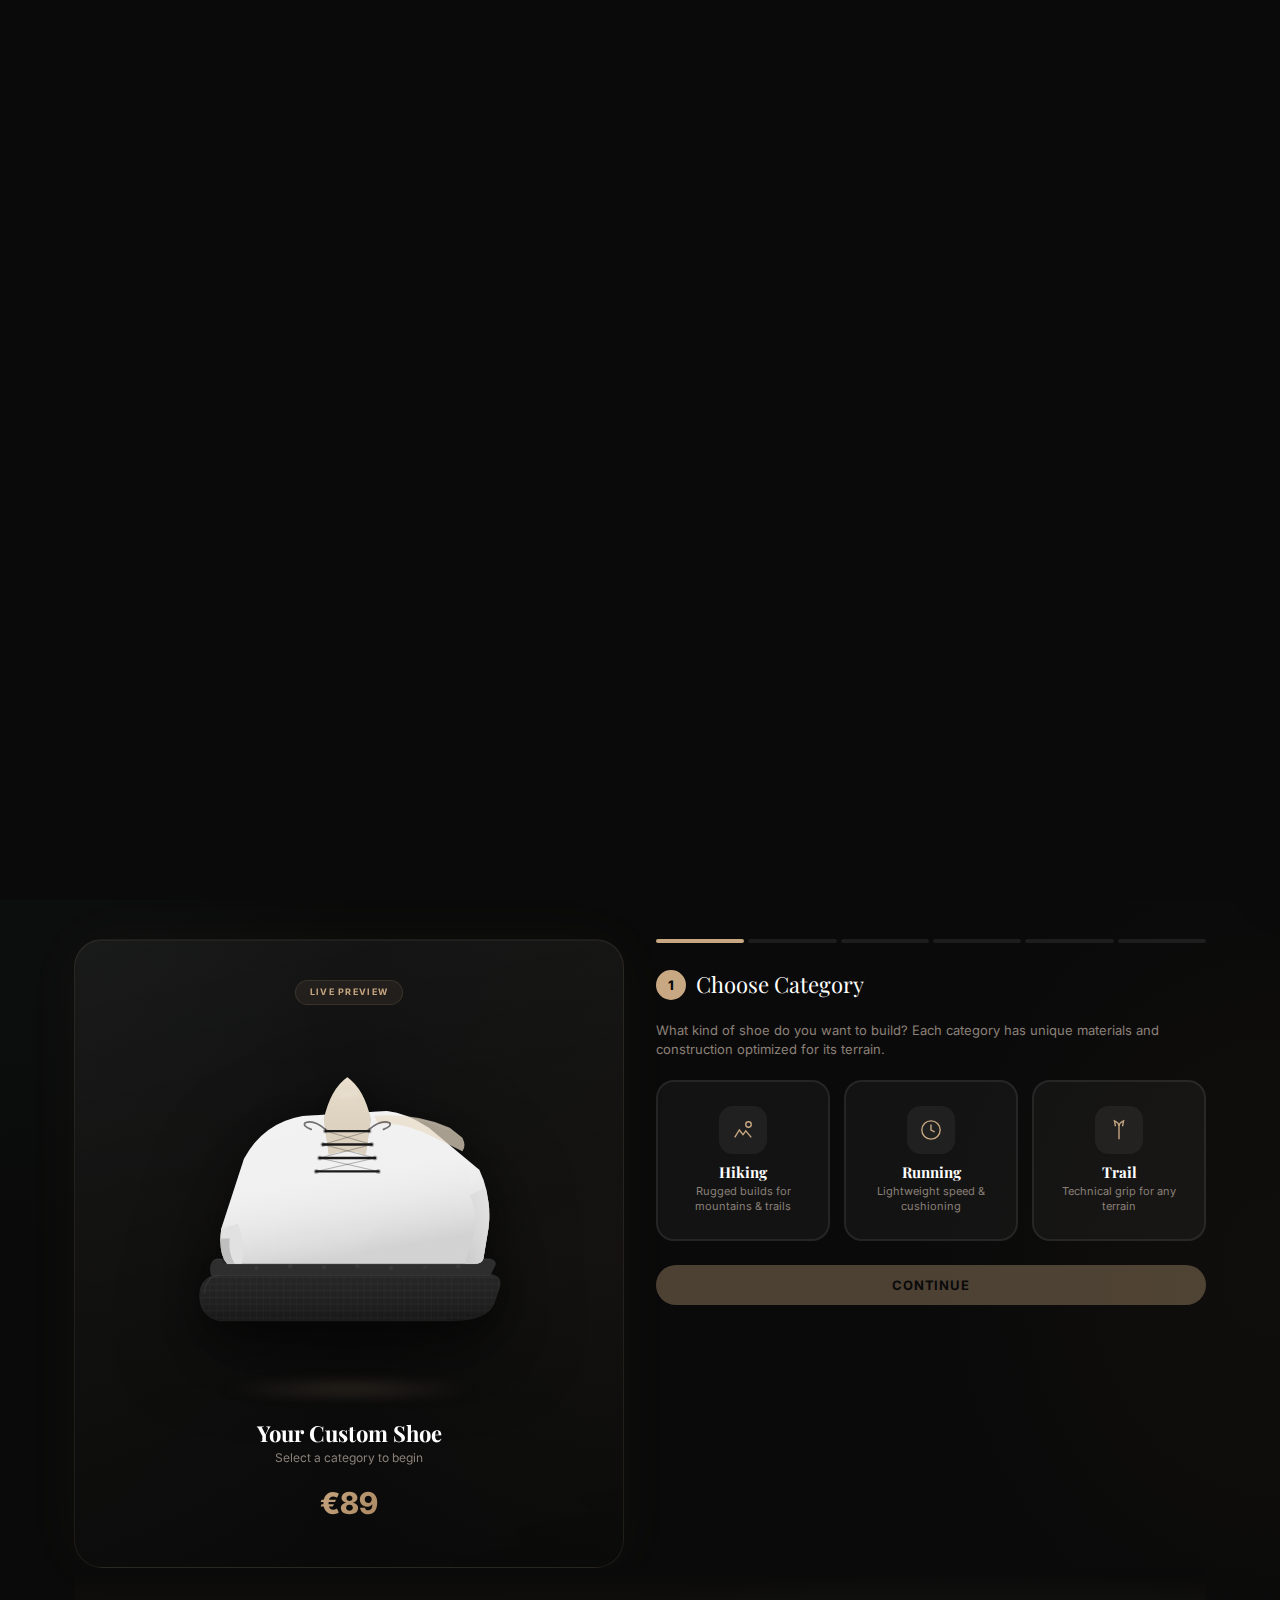
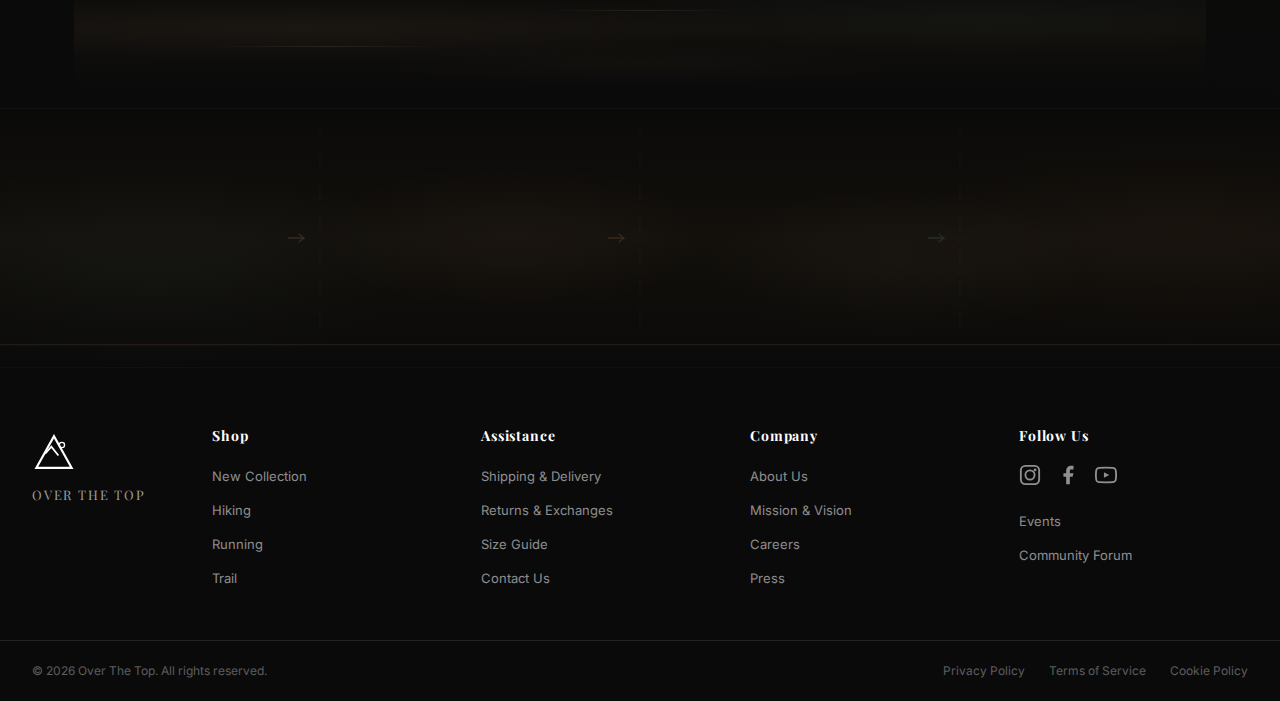
<file: customize.html>
<!DOCTYPE html>
<html lang="en">
<head>
  <meta charset="UTF-8">
  <meta name="viewport" content="width=device-width, initial-scale=1.0">
  <title>Shoe Studio &mdash; Over The Top</title>
  <link rel="stylesheet" href="css/style.css">
  <style>
    /* ══════════════════════════════════════
       SHOE STUDIO — Build Your Dream Shoe
       ══════════════════════════════════════ */

    .studio-page {
      background: var(--black, #0a0a0a);
      background-image:
        radial-gradient(ellipse 80% 50% at 50% 0%, rgba(200,168,130,.04) 0%, transparent 50%),
        radial-gradient(ellipse 60% 40% at 0% 35%, rgba(107,168,160,.03) 0%, transparent 50%),
        radial-gradient(ellipse 60% 40% at 100% 55%, rgba(212,149,106,.03) 0%, transparent 50%),
        radial-gradient(ellipse 70% 30% at 50% 100%, rgba(184,115,71,.03) 0%, transparent 40%);
      min-height: 100vh; overflow-x: hidden;
      color: #e8e0d5;
    }

    /* ── Variables ─────────────────────── */
    :root {
      --s-gold: #c8a882;
      --s-gold-dark: #a8855e;
      --s-bg: #0a0a0a;
      --s-panel: rgba(255,255,255,.04);
      --s-border: rgba(255,255,255,.08);
      --s-text: #e8e0d5;
      --s-text-muted: #8a8078;
      --s-glass: rgba(255,255,255,.06);
      --s-amber: #d4956a;
      --s-copper: #b87347;
      --s-teal: #6ba8a0;
    }

    /* ── Wrapper ───────────────────────── */
    .studio-wrap {
      position: relative; z-index: 2;
      max-width: 1180px; margin: 0 auto;
      padding: calc(var(--nav-h, 70px) + 28px) 24px 20px;
    }

    /* ── Top Header ────────────────────── */
    .studio-hero {
      text-align: center; margin-bottom: 36px;
      position: relative;
    }
    .studio-hero::before {
      content: '';
      position: absolute;
      top: -80px; left: 50%; transform: translateX(-50%);
      width: 600px; height: 400px;
      background: radial-gradient(ellipse at center, rgba(212,149,106,.06) 0%, rgba(184,115,71,.03) 40%, transparent 70%);
      pointer-events: none;
      z-index: -1;
    }
    .studio-badge {
      display: inline-flex; align-items: center; gap: 6px;
      padding: 6px 16px; border-radius: 50px;
      background: linear-gradient(135deg, rgba(200,168,130,.12), rgba(168,133,94,.06));
      border: 1px solid rgba(200,168,130,.18);
      font-size: 10px; font-weight: 700;
      letter-spacing: .14em; text-transform: uppercase;
      color: var(--s-gold);
      margin-bottom: 14px;
    }
    .studio-badge svg { width: 12px; height: 12px; }
    .studio-title {
      font-family: 'Playfair Display', serif;
      font-size: clamp(32px, 5vw, 56px);
      color: #fff; line-height: 1.1;
      margin-bottom: 8px;
    }
    .studio-subtitle {
      font-size: 15px; color: var(--s-text-muted);
      max-width: 480px; margin: 0 auto;
      line-height: 1.5;
    }

    /* ── Layout: Preview + Builder ──────── */
    .studio-layout {
      display: grid;
      grid-template-columns: 1fr 1fr;
      gap: 32px;
      align-items: start;
    }

    /* ── Shoe Preview (left) ────────────── */
    .studio-preview {
      position: sticky; top: calc(var(--nav-h, 70px) + 20px);
      background: linear-gradient(168deg, rgba(255,255,255,.05) 0%, rgba(255,255,255,.02) 50%, rgba(0,0,0,.1) 100%);
      border: 1px solid rgba(200,168,130,.12);
      border-radius: 28px;
      padding: 40px 32px;
      min-height: 540px;
      display: flex; flex-direction: column;
      align-items: center; justify-content: center;
      box-shadow: 0 0 60px rgba(200,168,130,.04), inset 0 1px 0 rgba(255,255,255,.05);
      overflow: hidden;
    }
    .studio-preview::before {
      content: '';
      position: absolute; top: -50%; left: -50%;
      width: 200%; height: 200%;
      background: conic-gradient(from 0deg at 50% 50%, transparent 0deg, rgba(200,168,130,.03) 90deg, transparent 180deg, rgba(200,168,130,.02) 270deg, transparent 360deg);
      animation: previewRotate 20s linear infinite;
      pointer-events: none;
    }
    @keyframes previewRotate { to { transform: rotate(360deg); } }
    .studio-preview-label {
      position: relative; z-index: 1;
      font-size: 9px; font-weight: 700;
      letter-spacing: .14em; text-transform: uppercase;
      color: var(--s-gold); margin-bottom: 20px;
      padding: 4px 14px;
      background: rgba(200,168,130,.08);
      border: 1px solid rgba(200,168,130,.15);
      border-radius: 20px;
    }
    .shoe-canvas {
      position: relative; z-index: 1;
      width: 420px; height: 360px;
      margin: 0 auto;
      perspective: 800px;
    }
    .shoe-canvas svg {
      width: 100%; height: 100%;
      filter: drop-shadow(0 25px 40px rgba(0,0,0,.55)) drop-shadow(0 8px 16px rgba(0,0,0,.35));
      transition: transform .6s cubic-bezier(.22,1,.36,1);
    }
    .shoe-canvas:hover svg {
      transform: rotateY(-4deg) rotateX(2deg) scale(1.04);
    }
    /* Floating animation */
    .shoe-canvas svg {
      animation: shoeFloat 4s ease-in-out infinite;
    }
    @keyframes shoeFloat {
      0%, 100% { transform: translateY(0) rotateY(0deg); }
      50% { transform: translateY(-10px) rotateY(-2deg); }
    }
    .shoe-canvas:hover svg {
      animation: none;
      transform: rotateY(-4deg) rotateX(2deg) scale(1.04);
    }
    /* Ground shadow */
    .shoe-ground-shadow {
      position: relative; z-index: 1;
      width: 260px; height: 24px;
      margin: -8px auto 0;
      background: radial-gradient(ellipse, rgba(200,168,130,.18) 0%, transparent 70%);
      border-radius: 50%;
      filter: blur(6px);
      animation: shadowPulse 4s ease-in-out infinite;
    }
    @keyframes shadowPulse {
      0%, 100% { opacity: 1; transform: scaleX(1); }
      50% { opacity: .6; transform: scaleX(.88); }
    }
    /* Ambient glow behind shoe */
    .shoe-glow {
      position: absolute;
      top: 45%; left: 50%;
      width: 320px; height: 240px;
      transform: translate(-50%, -50%);
      background: radial-gradient(ellipse, rgba(200,168,130,.07) 0%, transparent 70%);
      pointer-events: none;
      z-index: 0;
    }

    /* Shoe part colors */
    .shoe-sole-color { transition: fill .4s ease; }
    .shoe-upper-color { transition: fill .4s ease; }
    .shoe-tongue-color { transition: fill .4s ease; }
    .shoe-laces-color { transition: stroke .4s ease; }
    .shoe-detail-color { transition: fill .4s ease; }

    .shoe-preview-name {
      position: relative; z-index: 1;
      text-align: center; margin-top: 20px;
    }
    .shoe-preview-name h3 {
      font-family: 'Playfair Display', serif;
      font-size: 22px; color: #fff;
    }
    .shoe-preview-name p {
      font-size: 12px; color: var(--s-text-muted);
      margin-top: 2px;
    }
    .shoe-preview-price {
      position: relative; z-index: 1;
      font-size: 30px; font-weight: 800;
      background: linear-gradient(135deg, var(--s-gold), var(--s-gold-dark));
      -webkit-background-clip: text; -webkit-text-fill-color: transparent;
      background-clip: text;
      margin-top: 12px;
      text-align: center;
    }

    /* ── Builder Panel (right) ──────────── */
    .studio-builder {
      display: flex; flex-direction: column; gap: 0;
    }

    /* ── Progress Steps ─────────────────── */
    .studio-steps {
      display: flex; gap: 4px; margin-bottom: 24px;
    }
    .studio-step-dot {
      flex: 1; height: 4px; border-radius: 2px;
      background: var(--s-border);
      transition: all .4s ease;
      cursor: pointer;
    }
    .studio-step-dot.active { background: var(--s-gold); }
    .studio-step-dot.done { background: var(--s-gold-dark); }

    /* ── Step Panel ─────────────────────── */
    .step-panel {
      display: none; animation: stepIn .4s ease;
    }
    .step-panel.active { display: block; }
    @keyframes stepIn { from{opacity:0;transform:translateY(12px)} to{opacity:1;transform:none} }

    .step-header {
      display: flex; align-items: center; gap: 10px;
      margin-bottom: 18px;
    }
    .step-number {
      width: 30px; height: 30px; border-radius: 50%;
      background: var(--s-gold);
      color: var(--s-bg); font-size: 13px; font-weight: 800;
      display: flex; align-items: center; justify-content: center;
    }
    .step-title {
      font-family: 'Playfair Display', serif;
      font-size: 22px; color: #fff;
    }
    .step-desc {
      font-size: 13px; color: var(--s-text-muted);
      margin-bottom: 20px; line-height: 1.5;
    }

    /* ── Category Cards (Step 1) ────────── */
    .cat-cards {
      display: grid; grid-template-columns: repeat(3, 1fr);
      gap: 14px;
    }
    .cat-card {
      background: var(--s-panel);
      border: 2px solid var(--s-border);
      border-radius: 18px;
      padding: 24px 16px;
      text-align: center;
      cursor: pointer;
      transition: all .35s cubic-bezier(.22,1,.36,1);
    }
    .cat-card:hover {
      border-color: rgba(200,168,130,.3);
      transform: translateY(-3px);
      box-shadow: 0 8px 28px rgba(0,0,0,.3);
    }
    .cat-card.selected {
      border-color: var(--s-gold);
      background: linear-gradient(135deg, rgba(200,168,130,.1), rgba(168,133,94,.04));
      box-shadow: 0 0 0 1px var(--s-gold), 0 8px 28px rgba(200,168,130,.12);
    }
    .cat-card-icon {
      width: 48px; height: 48px; margin: 0 auto 10px;
      border-radius: 14px;
      background: var(--s-glass);
      display: flex; align-items: center; justify-content: center;
    }
    .cat-card-icon svg { width: 22px; height: 22px; color: var(--s-gold); }
    .cat-card h4 {
      font-size: 15px; font-weight: 700; color: #fff;
      margin-bottom: 3px;
    }
    .cat-card p {
      font-size: 11px; color: var(--s-text-muted); line-height: 1.4;
    }

    /* ── Component Selector ─────────────── */
    .comp-section { margin-bottom: 22px; }
    .comp-label {
      font-size: 10px; font-weight: 700;
      letter-spacing: .1em; text-transform: uppercase;
      color: var(--s-gold-dark);
      margin-bottom: 10px;
    }

    /* Material Options */
    .material-grid {
      display: grid; grid-template-columns: 1fr 1fr;
      gap: 10px;
    }
    .material-opt {
      background: var(--s-panel);
      border: 2px solid var(--s-border);
      border-radius: 14px;
      padding: 14px;
      cursor: pointer;
      transition: all .3s ease;
    }
    .material-opt:hover { border-color: rgba(200,168,130,.25); }
    .material-opt.selected {
      border-color: var(--s-gold);
      background: rgba(200,168,130,.06);
    }
    .material-opt-head {
      display: flex; align-items: center; justify-content: space-between;
      margin-bottom: 4px;
    }
    .material-opt h5 {
      font-size: 13px; font-weight: 700; color: #fff;
    }
    .material-tier {
      font-size: 8px; font-weight: 700;
      letter-spacing: .1em; text-transform: uppercase;
      padding: 2px 8px; border-radius: 6px;
    }
    .tier-premium { background: rgba(200,168,130,.2); color: var(--s-gold); }
    .tier-standard { background: rgba(255,255,255,.06); color: var(--s-text-muted); }
    .tier-essential { background: rgba(255,255,255,.04); color: rgba(255,255,255,.3); }
    .material-opt p {
      font-size: 11px; color: var(--s-text-muted); line-height: 1.35;
    }
    .material-opt .m-price {
      font-size: 12px; font-weight: 700; color: var(--s-gold);
      margin-top: 4px;
    }

    /* Color Picker */
    .color-picker { display: flex; gap: 8px; flex-wrap: wrap; margin-top: 12px; }
    .color-swatch {
      width: 32px; height: 32px; border-radius: 50%;
      border: 2px solid transparent;
      cursor: pointer;
      transition: all .25s ease;
      position: relative;
    }
    .color-swatch:hover { transform: scale(1.15); }
    .color-swatch.selected {
      border-color: var(--s-gold);
      box-shadow: 0 0 0 2px var(--s-bg), 0 0 0 4px var(--s-gold);
    }
    .color-swatch::after {
      content: '✓'; position: absolute; inset: 0;
      display: flex; align-items: center; justify-content: center;
      font-size: 14px; font-weight: 800; color: #fff;
      opacity: 0; transition: opacity .2s;
      text-shadow: 0 1px 3px rgba(0,0,0,.5);
    }
    .color-swatch.selected::after { opacity: 1; }

    /* ── Personalization ────────────────── */
    .personal-group { margin-bottom: 18px; }
    .personal-label {
      font-size: 11px; font-weight: 700; color: var(--s-text);
      margin-bottom: 6px;
    }
    .personal-input {
      width: 100%; padding: 12px 16px;
      background: var(--s-panel);
      border: 1px solid var(--s-border);
      border-radius: 12px;
      color: #fff; font-size: 14px;
      font-family: 'Inter', sans-serif;
      outline: none;
      transition: border-color .3s ease;
    }
    .personal-input:focus { border-color: var(--s-gold); }
    .personal-input::placeholder { color: rgba(255,255,255,.2); }

    textarea.personal-input {
      resize: vertical; min-height: 90px;
    }

    .char-count {
      font-size: 10px; color: var(--s-text-muted);
      text-align: right; margin-top: 3px;
    }

    /* Symbol Picker */
    .symbol-grid {
      display: flex; gap: 8px; flex-wrap: wrap;
    }
    .symbol-btn {
      width: 42px; height: 42px; border-radius: 12px;
      background: var(--s-panel);
      border: 2px solid var(--s-border);
      color: #fff; font-size: 18px;
      display: flex; align-items: center; justify-content: center;
      cursor: pointer;
      transition: all .25s ease;
    }
    .symbol-btn:hover { border-color: rgba(200,168,130,.3); transform: scale(1.08); }
    .symbol-btn.selected {
      border-color: var(--s-gold);
      background: rgba(200,168,130,.12);
    }

    /* Occasion */
    .occasion-grid {
      display: flex; gap: 8px; flex-wrap: wrap;
    }
    .occasion-btn {
      padding: 8px 16px; border-radius: 50px;
      background: var(--s-panel);
      border: 1px solid var(--s-border);
      color: var(--s-text-muted); font-size: 12px; font-weight: 600;
      cursor: pointer;
      transition: all .3s ease;
    }
    .occasion-btn:hover { border-color: rgba(200,168,130,.3); color: var(--s-text); }
    .occasion-btn.selected {
      border-color: var(--s-gold);
      background: rgba(200,168,130,.1);
      color: var(--s-gold);
    }

    /* ── Navigation Buttons ─────────────── */
    .step-nav {
      display: flex; gap: 12px; margin-top: 24px;
    }
    .step-btn {
      padding: 12px 28px; border-radius: 50px;
      font-size: 13px; font-weight: 700;
      text-transform: uppercase; letter-spacing: .06em;
      cursor: pointer;
      transition: all .3s ease;
      border: none;
    }
    .step-btn-back {
      background: var(--s-panel);
      border: 1px solid var(--s-border);
      color: var(--s-text);
    }
    .step-btn-back:hover { border-color: rgba(255,255,255,.2); }
    .step-btn-next {
      background: var(--s-gold);
      color: var(--s-bg);
      flex: 1;
    }
    .step-btn-next:hover { background: var(--s-gold-dark); }
    .step-btn-next:disabled {
      opacity: .35; cursor: not-allowed;
    }
    /* Step validation error */
    .step-error {
      display: none;
      align-items: center; gap: 8px;
      padding: 10px 16px;
      margin-bottom: 16px;
      border-radius: 12px;
      background: rgba(220,60,60,.08);
      border: 1px solid rgba(220,60,60,.20);
      color: #e06060;
      font-size: 13px; font-weight: 500;
      animation: errorShake .4s ease;
    }
    .step-error.show { display: flex; }
    .step-error svg { width: 16px; height: 16px; flex-shrink: 0; }
    @keyframes errorShake {
      0%, 100% { transform: translateX(0); }
      20% { transform: translateX(-6px); }
      40% { transform: translateX(6px); }
      60% { transform: translateX(-4px); }
      80% { transform: translateX(4px); }
    }

    /* ── Summary (Step 6) ───────────────── */
    .summary-card {
      background: var(--s-panel);
      border: 1px solid var(--s-border);
      border-radius: 18px;
      padding: 24px;
    }
    .summary-row {
      display: flex; justify-content: space-between;
      padding: 10px 0;
      border-bottom: 1px solid var(--s-border);
      font-size: 13px;
    }
    .summary-row:last-child { border-bottom: none; }
    .summary-row .s-label { color: var(--s-text-muted); }
    .summary-row .s-value { color: #fff; font-weight: 600; text-align: right; }
    .summary-total {
      display: flex; justify-content: space-between;
      padding: 16px 0 0;
      margin-top: 8px;
      border-top: 2px solid var(--s-gold);
      font-size: 18px; font-weight: 800;
    }
    .summary-total .s-label { color: var(--s-text); }
    .summary-total .s-value { color: var(--s-gold); }

    .submit-btn {
      width: 100%; padding: 16px;
      margin-top: 20px; border: none;
      border-radius: 50px;
      background: linear-gradient(135deg, var(--s-gold), var(--s-gold-dark));
      color: var(--s-bg);
      font-size: 15px; font-weight: 800;
      text-transform: uppercase; letter-spacing: .08em;
      cursor: pointer;
      transition: all .3s ease;
      box-shadow: 0 4px 20px rgba(200,168,130,.25);
    }
    .submit-btn:hover {
      transform: translateY(-2px);
      box-shadow: 0 8px 32px rgba(200,168,130,.35);
    }

    /* Success */
    .success-overlay {
      display: none;
      position: fixed; inset: 0; z-index: 999;
      background: rgba(0,0,0,.85);
      backdrop-filter: blur(12px);
      align-items: center; justify-content: center;
    }
    .success-overlay.show { display: flex; }
    .success-card {
      text-align: center;
      background: var(--s-panel);
      border: 1px solid var(--s-border);
      border-radius: 28px;
      padding: 48px 40px;
      max-width: 420px;
    }
    .success-icon {
      width: 64px; height: 64px; border-radius: 50%;
      background: linear-gradient(135deg, var(--s-gold), var(--s-gold-dark));
      display: flex; align-items: center; justify-content: center;
      margin: 0 auto 20px;
      animation: successPop .5s cubic-bezier(.22,1,.36,1);
    }
    @keyframes successPop { from{transform:scale(0)} to{transform:scale(1)} }
    .success-icon svg { width: 28px; height: 28px; color: var(--s-bg); }
    .success-card h2 {
      font-family: 'Playfair Display', serif;
      font-size: 26px; color: #fff; margin-bottom: 8px;
    }
    .success-card p { font-size: 14px; color: var(--s-text-muted); line-height: 1.5; }
    .success-close {
      margin-top: 24px; padding: 12px 32px;
      border-radius: 50px; border: none;
      background: var(--s-gold); color: var(--s-bg);
      font-size: 13px; font-weight: 700;
      text-transform: uppercase; cursor: pointer;
      transition: all .3s ease;
    }
    .success-close:hover { background: var(--s-gold-dark); }

    /* ── Login Required Modal ────────────── */
    .login-overlay {
      display: none;
      position: fixed; inset: 0; z-index: 999;
      background: rgba(0,0,0,.85);
      backdrop-filter: blur(12px);
      align-items: center; justify-content: center;
    }
    .login-overlay.show { display: flex; }
    .login-card {
      text-align: center;
      background: linear-gradient(168deg, rgba(255,255,255,.06) 0%, rgba(255,255,255,.02) 100%);
      border: 1px solid rgba(200,168,130,.15);
      border-radius: 28px;
      padding: 48px 40px;
      max-width: 420px;
      animation: loginSlide .4s cubic-bezier(.22,1,.36,1);
    }
    @keyframes loginSlide { from{opacity:0;transform:translateY(20px) scale(.96)} to{opacity:1;transform:none} }
    .login-lock {
      width: 64px; height: 64px; border-radius: 50%;
      background: linear-gradient(135deg, rgba(200,168,130,.15), rgba(200,168,130,.06));
      border: 1px solid rgba(200,168,130,.20);
      display: flex; align-items: center; justify-content: center;
      margin: 0 auto 20px;
    }
    .login-lock svg { width: 28px; height: 28px; color: var(--s-gold); }
    .login-card h2 {
      font-family: 'Playfair Display', serif;
      font-size: 24px; color: #fff; margin-bottom: 8px;
    }
    .login-card p {
      font-size: 14px; color: var(--s-text-muted); line-height: 1.6;
      margin-bottom: 24px;
    }
    .login-card p strong { color: var(--s-gold); font-weight: 600; }
    .login-actions {
      display: flex; flex-direction: column; gap: 10px;
    }
    .login-btn-primary {
      padding: 14px 32px; border-radius: 50px; border: none;
      background: linear-gradient(135deg, var(--s-gold), var(--s-gold-dark));
      color: var(--s-bg); font-size: 13px; font-weight: 700;
      text-transform: uppercase; letter-spacing: .06em;
      cursor: pointer; transition: all .3s ease;
      text-decoration: none; display: inline-block;
    }
    .login-btn-primary:hover { filter: brightness(1.1); transform: translateY(-1px); }
    .login-btn-secondary {
      padding: 12px 32px; border-radius: 50px;
      border: 1px solid rgba(200,168,130,.25);
      background: transparent;
      color: var(--s-gold); font-size: 13px; font-weight: 600;
      cursor: pointer; transition: all .3s ease;
      text-decoration: none; display: inline-block;
    }
    .login-btn-secondary:hover { border-color: var(--s-gold); background: rgba(200,168,130,.06); }
    .login-dismiss {
      margin-top: 16px;
      font-size: 12px; color: var(--s-text-muted);
      cursor: pointer; background: none; border: none;
      transition: color .3s;
    }
    .login-dismiss:hover { color: #fff; }

    /* ── Why Section (Manifesto) ─────────── */
    .studio-why {
      position: relative;
      margin: 0 auto 52px;
      max-width: 920px;
      display: grid;
      grid-template-columns: 1fr 1fr 1fr;
      gap: 24px;
    }
    .why-card {
      position: relative;
      background: linear-gradient(168deg, rgba(255,255,255,.05) 0%, rgba(255,255,255,.01) 100%);
      border: 1px solid rgba(200,168,130,.10);
      border-radius: 22px;
      padding: 32px 26px 28px;
      overflow: hidden;
      transition: transform .4s ease, border-color .4s ease, box-shadow .4s ease;
    }
    .why-card:nth-child(1) { border-bottom: 2px solid rgba(200,168,130,.15); }
    .why-card:nth-child(2) { border-bottom: 2px solid rgba(212,149,106,.15); }
    .why-card:nth-child(3) { border-bottom: 2px solid rgba(107,168,160,.15); }
    .why-card:hover {
      transform: translateY(-4px);
      border-color: rgba(200,168,130,.25);
    }
    .why-card:nth-child(1):hover { box-shadow: 0 8px 32px rgba(200,168,130,.08); }
    .why-card:nth-child(2):hover { box-shadow: 0 8px 32px rgba(212,149,106,.08); }
    .why-card:nth-child(3):hover { box-shadow: 0 8px 32px rgba(107,168,160,.08); }
    .why-card::before {
      content: '';
      position: absolute;
      top: 0; left: 0; right: 0; height: 2px;
      background: linear-gradient(90deg, transparent, var(--s-gold), transparent);
      opacity: 0;
      transition: opacity .4s ease;
    }
    .why-card:nth-child(2)::before {
      background: linear-gradient(90deg, transparent, var(--s-amber), transparent);
    }
    .why-card:nth-child(3)::before {
      background: linear-gradient(90deg, transparent, var(--s-teal), transparent);
    }
    .why-card:hover::before { opacity: 1; }
    .why-icon {
      width: 44px; height: 44px;
      display: flex; align-items: center; justify-content: center;
      border-radius: 14px;
      background: linear-gradient(135deg, rgba(200,168,130,.12), rgba(200,168,130,.04));
      border: 1px solid rgba(200,168,130,.15);
      margin-bottom: 18px;
      color: var(--s-gold);
    }
    .why-card:nth-child(2) .why-icon {
      background: linear-gradient(135deg, rgba(212,149,106,.14), rgba(212,149,106,.04));
      border-color: rgba(212,149,106,.18);
      color: var(--s-amber);
    }
    .why-card:nth-child(3) .why-icon {
      background: linear-gradient(135deg, rgba(107,168,160,.12), rgba(107,168,160,.04));
      border-color: rgba(107,168,160,.15);
      color: var(--s-teal);
    }
    .why-card:nth-child(2) .why-icon svg { stroke: var(--s-amber); }
    .why-card:nth-child(3) .why-icon svg { stroke: var(--s-teal); }
    .why-icon svg { width: 22px; height: 22px; }
    .why-card h4 {
      font-family: 'Playfair Display', serif;
      font-size: 18px; color: #fff;
      margin-bottom: 8px; line-height: 1.2;
    }
    .why-card p {
      font-size: 13px; line-height: 1.65;
      color: var(--s-text-muted);
    }
    .why-card .why-accent {
      color: var(--s-gold); font-weight: 600;
    }
    .why-card:nth-child(2) .why-accent { color: var(--s-amber); }
    .why-card:nth-child(3) .why-accent { color: var(--s-teal); }
    .why-intro {
      text-align: center;
      margin-bottom: 28px;
    }
    .why-intro-label {
      display: inline-flex; align-items: center; gap: 8px;
      font-size: 10px; font-weight: 700;
      letter-spacing: .14em; text-transform: uppercase;
      color: var(--s-gold-dark);
      margin-bottom: 10px;
    }
    .why-intro-label::before,
    .why-intro-label::after {
      content: '';
      width: 24px; height: 1px;
      background: linear-gradient(90deg, transparent, var(--s-gold-dark));
    }
    .why-intro-label::after {
      background: linear-gradient(90deg, var(--s-gold-dark), transparent);
    }
    .why-intro h2 {
      font-family: 'Playfair Display', serif;
      font-size: clamp(22px, 3.5vw, 32px);
      color: #fff; line-height: 1.2;
      margin-bottom: 8px;
    }
    .why-intro h2 em {
      font-style: italic;
      background: linear-gradient(135deg, var(--s-gold), var(--s-gold-dark));
      -webkit-background-clip: text; -webkit-text-fill-color: transparent;
      background-clip: text;
    }
    .why-intro p {
      font-size: 14px; color: var(--s-text-muted);
      max-width: 540px; margin: 0 auto; line-height: 1.6;
    }
    .why-stat {
      display: flex; align-items: baseline; gap: 4px;
      margin-top: 16px;
      padding-top: 14px;
      border-top: 1px solid rgba(255,255,255,.06);
    }
    .why-stat strong {
      font-size: 24px; font-weight: 800;
      background: linear-gradient(135deg, var(--s-gold), var(--s-gold-dark));
      -webkit-background-clip: text; -webkit-text-fill-color: transparent;
      background-clip: text;
    }
    .why-card:nth-child(2) .why-stat strong {
      background: linear-gradient(135deg, var(--s-amber), var(--s-copper));
      -webkit-background-clip: text; background-clip: text;
    }
    .why-card:nth-child(3) .why-stat strong {
      background: linear-gradient(135deg, var(--s-teal), #4d8f87);
      -webkit-background-clip: text; background-clip: text;
    }
    .why-stat span {
      font-size: 11px; color: var(--s-text-muted);
      letter-spacing: .03em;
    }

    @media (max-width: 900px) {
      .studio-why { grid-template-columns: 1fr; max-width: 440px; }
    }

    /* ── Responsive ─────────────────────── */
    @media (max-width: 900px) {
      .studio-layout {
        grid-template-columns: 1fr;
      }
      .studio-preview {
        position: relative; top: auto;
        min-height: 380px; padding: 28px;
      }
      .shoe-canvas { width: 320px; height: 280px; }
      .cat-cards { grid-template-columns: 1fr; gap: 10px; }
      .material-grid { grid-template-columns: 1fr; }
    }
    @media (max-width: 500px) {
      .studio-wrap { padding-left: 14px; padding-right: 14px; }
      .studio-preview { padding: 18px; min-height: 300px; border-radius: 20px; }
      .shoe-canvas { width: 240px; height: 210px; }
      .step-nav { flex-direction: column; }
    }

    /* ══════════════════════════════════════
       VISUAL DIVIDER — Smaller chill zone
       ══════════════════════════════════════ */
    .studio-visual {
      position: relative;
      width: 100%; height: 120px;
      overflow: hidden;
      background: linear-gradient(180deg, #0a0a0a 0%, #110f0c 50%, #0a0a0a 100%);
    }
    .studio-visual::before {
      content: '';
      position: absolute; inset: 0;
      background:
        radial-gradient(ellipse 60% 40% at 20% 50%, rgba(200,168,130,.05) 0%, transparent 70%),
        radial-gradient(ellipse 50% 50% at 80% 40%, rgba(107,168,160,.04) 0%, transparent 70%),
        radial-gradient(ellipse 40% 30% at 50% 80%, rgba(212,149,106,.03) 0%, transparent 60%);
      pointer-events: none;
    }
    .visual-canvas {
      position: absolute; inset: 0;
    }
    .visual-particle {
      position: absolute;
      border-radius: 50%;
      opacity: 0;
      animation: particleFloat linear infinite;
    }
    @keyframes particleFloat {
      0% { opacity: 0; transform: translateY(0) scale(.5); }
      15% { opacity: 1; }
      85% { opacity: 1; }
      100% { opacity: 0; transform: translateY(-120px) scale(1.2); }
    }
    .visual-shoe-silhouette {
      position: absolute;
      width: 80px; height: 34px;
      opacity: 0;
    }
    .visual-shoe-silhouette svg {
      width: 100%; height: 100%;
    }
    @keyframes shoeDrift {
      0% { opacity: 0; transform: translateX(-40px) rotate(-5deg); }
      20% { opacity: .1; }
      50% { transform: translateX(0) rotate(0deg); }
      80% { opacity: .1; }
      100% { opacity: 0; transform: translateX(40px) rotate(5deg); }
    }
    .visual-line {
      position: absolute;
      height: 1px;
      background: linear-gradient(90deg, transparent, rgba(200,168,130,.12), transparent);
    }
    @keyframes lineGlow {
      0%, 100% { opacity: 0; }
      50% { opacity: 1; }
    }

    /* ══════════════════════════════════════
       STICKMAN ANIMATION — Story Strip
       ══════════════════════════════════════ */
    .stickman-strip {
      position: relative;
      width: 100%; height: 260px;
      overflow: hidden;
      background: linear-gradient(180deg, #0a0a0a 0%, #0f0d0a 30%, #13100c 50%, #0f0d0a 70%, #0a0a0a 100%);
      border-top: 1px solid rgba(200,168,130,.06);
      border-bottom: 1px solid rgba(200,168,130,.04);
    }
    .stickman-strip::before {
      content: '';
      position: absolute; inset: 0;
      background:
        radial-gradient(ellipse 30% 60% at 12% 60%, rgba(107,168,160,.04) 0%, transparent 70%),
        radial-gradient(ellipse 25% 50% at 40% 50%, rgba(212,149,106,.04) 0%, transparent 60%),
        radial-gradient(ellipse 25% 50% at 70% 60%, rgba(200,168,130,.04) 0%, transparent 60%),
        radial-gradient(ellipse 30% 60% at 92% 50%, rgba(184,115,71,.04) 0%, transparent 70%);
      pointer-events: none;
    }
    .stickman-canvas {
      width: 100%; height: 100%;
      position: relative; z-index: 1;
    }
    .stickman-canvas line, .stickman-canvas circle {
      stroke-linecap: round;
      stroke-linejoin: round;
    }

    @media (max-width: 900px) {
      .studio-visual { height: 80px; }
      .stickman-strip { height: 220px; }
    }
    @media (max-width: 500px) {
      .studio-visual { height: 60px; }
      .stickman-strip { height: 180px; }
    }
  </style>
</head>

<body class="page-body studio-page">

  <!-- ═══ NAVBAR ═════════════════════════════════════════════ -->
  <header class="navbar" id="navbar">
    <div class="navbar-inner">
      <div class="navbar-left">
        <div class="logo-wrapper">
          <button class="logo" id="logoMenuToggle" aria-label="Menu">
            <svg class="logo-icon" viewBox="0 0 50 40" fill="none" xmlns="http://www.w3.org/2000/svg">
              <path d="M25 2L45 38H5L25 2Z" stroke="white" stroke-width="2.5" fill="none" />
              <path d="M15 22L22 14L30 24" stroke="white" stroke-width="2" fill="none" />
              <circle cx="34" cy="12" r="3" stroke="white" stroke-width="1.5" fill="none" />
            </svg>
            <span class="logo-text">Over The Top</span>
          </button>
          <div class="logo-dropdown" id="logoDropdown">
            <a href="index.html"><svg width="16" height="16" viewBox="0 0 24 24" fill="none" stroke="currentColor" stroke-width="2"><path d="M3 9l9-7 9 7v11a2 2 0 01-2 2H5a2 2 0 01-2-2z"/><polyline points="9 22 9 12 15 12 15 22"/></svg> Home</a>
            <a href="account.html" data-action="login"><svg width="16" height="16" viewBox="0 0 24 24" fill="none" stroke="currentColor" stroke-width="2"><path d="M15 3h4a2 2 0 012 2v14a2 2 0 01-2 2h-4"/><polyline points="10 17 15 12 10 7"/><line x1="15" y1="12" x2="3" y2="12"/></svg> Login</a>
            <a href="account.html" data-action="register"><svg width="16" height="16" viewBox="0 0 24 24" fill="none" stroke="currentColor" stroke-width="2"><path d="M16 21v-2a4 4 0 00-4-4H5a4 4 0 00-4-4v2"/><circle cx="8.5" cy="7" r="4"/><line x1="20" y1="8" x2="20" y2="14"/><line x1="23" y1="11" x2="17" y2="11"/></svg> Create Account</a>
            <a href="account.html" data-action="delete" class="logo-dropdown-danger"><svg width="16" height="16" viewBox="0 0 24 24" fill="none" stroke="currentColor" stroke-width="2"><polyline points="3 6 5 6 21 6"/><path d="M19 6v14a2 2 0 01-2 2H7a2 2 0 01-2-2V6m3 0V4a2 2 0 012-2h4a2 2 0 012 2v2"/></svg> Delete Account</a>
          </div>
        </div>
        <nav class="nav-categories">
          <a href="newCollection.html">New Collection</a>
          <div class="cat-dropdown-wrap">
            <button class="cat-dropdown-btn" aria-expanded="false" aria-label="Categories">
              Categories
              <svg width="10" height="10" viewBox="0 0 24 24" fill="none" stroke="currentColor" stroke-width="2.5"><polyline points="6 9 12 15 18 9"/></svg>
            </button>
            <div class="cat-radial">
              <div class="cat-orbit-ring"></div>
              <div class="cat-hub">
                <svg width="22" height="22" viewBox="0 0 24 24" fill="none" stroke="currentColor" stroke-width="1.5"><path d="M12 2L2 7l10 5 10-5-10-5z"/><path d="M2 17l10 5 10-5"/><path d="M2 12l10 5 10-5"/></svg>
              </div>
              <div class="cat-connector" style="transform: rotate(-90deg) translateX(-0.5px);"></div>
              <div class="cat-connector" style="transform: rotate(30deg) translateX(-0.5px);"></div>
              <div class="cat-connector" style="transform: rotate(150deg) translateX(-0.5px);"></div>
              <div class="cat-item" style="top: 15%; left: 50%;">
                <a href="hiking.html">
                  <svg class="cat-item-icon" viewBox="0 0 24 24" fill="none" stroke="currentColor" stroke-width="1.5" stroke-linecap="round"><path d="M3 20l5-8 4 5 3-4 6 7"/><circle cx="18" cy="6" r="3"/></svg>
                  <span class="cat-item-label">Hiking</span>
                </a>
              </div>
              <div class="cat-item" style="top: 75%; left: 19%;">
                <a href="running.html">
                  <svg class="cat-item-icon" viewBox="0 0 24 24" fill="none" stroke="currentColor" stroke-width="1.5" stroke-linecap="round"><path d="M13 4v16"/><path d="M17 4v16"/><path d="M19 4H9.5a4.5 4.5 0 000 9H13"/><circle cx="9.5" cy="8.5" r="0" fill="currentColor"/><path d="M5 20l4-4 4 4 4-4 4 4"/></svg>
                  <span class="cat-item-label">Running</span>
                </a>
              </div>
              <div class="cat-item" style="top: 75%; left: 81%;">
                <a href="trail.html">
                  <svg class="cat-item-icon" viewBox="0 0 24 24" fill="none" stroke="currentColor" stroke-width="1.5" stroke-linecap="round"><path d="M12 22V8"/><path d="M12 8C12 4 17 2 17 2s-1 4-1 6"/><path d="M12 8C12 4 7 2 7 2s1 4 1 6"/><path d="M12 14c-3 0-5 2-7 2"/><path d="M12 14c3 0 5 2 7 2"/></svg>
                  <span class="cat-item-label">Trail</span>
                </a>
              </div>
              <div class="cat-particle" style="top:20%;left:25%;animation-delay:0s;"></div>
              <div class="cat-particle" style="top:30%;left:75%;animation-delay:0.8s;"></div>
              <div class="cat-particle" style="top:70%;left:50%;animation-delay:1.6s;"></div>
              <div class="cat-particle" style="top:60%;left:15%;animation-delay:2.2s;"></div>
              <div class="cat-particle" style="top:45%;left:85%;animation-delay:0.4s;"></div>
            </div>
          </div>
          <a href="shoe-finder.html" class="nav-new-badge">Altitude Lab<span class="badge-new">NEW</span></a>
          <a href="customize.html" class="nav-new-badge">Shoe Studio<span class="badge-new">NEW</span></a>
          <a href="compare.html">Compare</a>
        </nav>
        <div class="cat-backdrop"></div>
      </div>
      <div class="navbar-right">
        <nav class="nav-links">
          <a href="index.html">Home</a>
          <a href="about.html">About</a>
          <a href="contact.html">Contact</a>
        </nav>
        <div class="nav-actions">
          <button class="ambient-btn" id="ambientBtn" aria-label="Toggle ambient mode">
            <svg width="16" height="16" viewBox="0 0 24 24" fill="none" stroke="currentColor" stroke-width="2" stroke-linecap="round">
              <path d="M9.59 4.59A2 2 0 1111 8H2"/>
              <path d="M12.59 19.41A2 2 0 1014 16H2"/>
              <path d="M17.73 7.73A2.5 2.5 0 1119.5 12H2"/>
            </svg>
            <span>Ambient</span>
          </button>
          <button class="cart-btn" aria-label="Cart">
            <svg class="cart-icon" viewBox="0 0 24 24" fill="none" stroke="currentColor" stroke-width="2" stroke-linecap="round"><path d="M6 2L3 6v14a2 2 0 002 2h14a2 2 0 002-2V6l-3-4z"/><line x1="3" y1="6" x2="21" y2="6"/><path d="M16 10a4 4 0 01-8 0"/></svg>
            <span class="cart-count" id="cartCount" style="display:none;">0</span>
          </button>
        </div>
      </div>
    </div>
    <!-- Mobile menu -->
    <div class="mobile-menu" id="mobileMenu">
      <nav class="mobile-nav">
        <a href="index.html">Home</a>
        <a href="newCollection.html">New Collection</a>
        <a href="hiking.html">Hiking</a>
        <a href="running.html">Running</a>
        <a href="trail.html">Trail</a>
        <a href="shoe-finder.html" class="nav-new-badge">Altitude Lab<span class="badge-new">NEW</span></a>
        <a href="customize.html" class="nav-new-badge">Shoe Studio<span class="badge-new">NEW</span></a>
        <a href="about.html">About</a>
        <a href="contact.html">Contact</a>
      </nav>
    </div>
  </header>

  <!-- ═══ MAIN ══════════════════════════════════════════════ -->
  <main class="studio-wrap">

    <!-- Hero -->
    <div class="studio-hero">
      <div class="studio-badge">
        <svg viewBox="0 0 24 24" fill="none" stroke="currentColor" stroke-width="2"><path d="M12 2L2 7l10 5 10-5-10-5z"/><path d="M2 17l10 5 10-5"/><path d="M2 12l10 5 10-5"/></svg>
        PREMIUM EXPERIENCE
      </div>
      <h1 class="studio-title">Shoe Studio</h1>
      <p class="studio-subtitle">Design your dream shoe from scratch. Choose every material, color, and detail &mdash; built to your exact vision.</p>
    </div>

    <!-- Why Section -->
    <div class="why-intro">
      <div class="why-intro-label">The Philosophy</div>
      <h2>Why We Built <em>This</em></h2>
      <p>Mass production makes shoes for everyone &mdash; and therefore for no one. We believe the shoes you wear should be as unique as the path you walk. So we gave you the tools to create them yourself.</p>
    </div>

    <div class="studio-why">
      <div class="why-card">
        <div class="why-icon">
          <svg viewBox="0 0 24 24" fill="none" stroke="currentColor" stroke-width="1.5" stroke-linecap="round"><path d="M12 2C6.5 2 2 6.5 2 12s4.5 10 10 10 10-4.5 10-10S17.5 2 12 2z"/><path d="M12 16v-4"/><path d="M12 8h.01"/></svg>
        </div>
        <h4>No Two Pairs<br>Are the Same</h4>
        <p>Every shoe that leaves our studio is <span class="why-accent">one of one</span>. Your choices &mdash; from the rubber compound to the lace weave &mdash; make it yours and nobody else's.</p>
        <div class="why-stat">
          <strong>2,400+</strong>
          <span>possible combinations</span>
        </div>
      </div>

      <div class="why-card">
        <div class="why-icon">
          <svg viewBox="0 0 24 24" fill="none" stroke="currentColor" stroke-width="1.5" stroke-linecap="round"><path d="M20.84 4.61a5.5 5.5 0 00-7.78 0L12 5.67l-1.06-1.06a5.5 5.5 0 00-7.78 7.78L12 21.23l8.84-8.84a5.5 5.5 0 000-7.78z"/></svg>
        </div>
        <h4>Crafted With<br>Intention</h4>
        <p>Premium materials. Zero waste. Every component you pick is <span class="why-accent">ethically sourced</span> and precision-cut only after you confirm your design.</p>
        <div class="why-stat">
          <strong>0%</strong>
          <span>overproduction waste</span>
        </div>
      </div>

      <div class="why-card">
        <div class="why-icon">
          <svg viewBox="0 0 24 24" fill="none" stroke="currentColor" stroke-width="1.5" stroke-linecap="round"><polygon points="12 2 15.09 8.26 22 9.27 17 14.14 18.18 21.02 12 17.77 5.82 21.02 7 14.14 2 9.27 8.91 8.26 12 2"/></svg>
        </div>
        <h4>Performance<br>Meets Identity</h4>
        <p>This isn't just style. Each tier &mdash; Premium, Standard, Essential &mdash; is <span class="why-accent">engineered for the terrain</span> you choose. Your shoe performs because you designed it to.</p>
        <div class="why-stat">
          <strong>3</strong>
          <span>material tiers, your call</span>
        </div>
      </div>
    </div>

    <!-- Layout -->
    <div class="studio-layout">

      <!-- ── Left: Preview ─────────────── -->
      <div class="studio-preview" id="studioPreview">
        <div class="studio-preview-label">LIVE PREVIEW</div>
        <div class="shoe-glow"></div>
        <div class="shoe-canvas" id="shoeCanvas">
          <svg viewBox="0 0 500 380" xmlns="http://www.w3.org/2000/svg">
            <defs>
              <!-- Lighting gradients -->
              <linearGradient id="upperLight" x1="0" y1="0" x2="0.3" y2="1">
                <stop offset="0%" stop-color="rgba(255,255,255,.22)"/>
                <stop offset="50%" stop-color="rgba(255,255,255,.05)"/>
                <stop offset="100%" stop-color="rgba(0,0,0,.18)"/>
              </linearGradient>
              <linearGradient id="soleLight" x1="0" y1="0" x2="0" y2="1">
                <stop offset="0%" stop-color="rgba(255,255,255,.10)"/>
                <stop offset="100%" stop-color="rgba(0,0,0,.20)"/>
              </linearGradient>
              <linearGradient id="tongueLight" x1="0.5" y1="0" x2="0.5" y2="1">
                <stop offset="0%" stop-color="rgba(255,255,255,.25)"/>
                <stop offset="100%" stop-color="rgba(0,0,0,.10)"/>
              </linearGradient>
              <linearGradient id="heelGrad" x1="1" y1="0" x2="0" y2="1">
                <stop offset="0%" stop-color="rgba(255,255,255,.12)"/>
                <stop offset="100%" stop-color="rgba(0,0,0,.22)"/>
              </linearGradient>
              <!-- Mesh / fabric texture -->
              <pattern id="meshTex" x="0" y="0" width="6" height="6" patternUnits="userSpaceOnUse">
                <rect width="6" height="6" fill="none"/>
                <circle cx="1.5" cy="1.5" r=".4" fill="rgba(255,255,255,.06)"/>
                <circle cx="4.5" cy="4.5" r=".4" fill="rgba(255,255,255,.06)"/>
              </pattern>
              <!-- Sole tread pattern -->
              <pattern id="treadTex" x="0" y="0" width="16" height="8" patternUnits="userSpaceOnUse">
                <rect width="16" height="8" fill="none"/>
                <line x1="0" y1="4" x2="16" y2="4" stroke="rgba(255,255,255,.04)" stroke-width="1.5"/>
                <line x1="4" y1="0" x2="4" y2="8" stroke="rgba(255,255,255,.03)" stroke-width="1"/>
                <line x1="12" y1="0" x2="12" y2="8" stroke="rgba(255,255,255,.03)" stroke-width="1"/>
              </pattern>
              <!-- Stitching pattern -->
              <pattern id="stitch" x="0" y="0" width="8" height="2" patternUnits="userSpaceOnUse">
                <line x1="0" y1="1" x2="4" y2="1" stroke="rgba(255,255,255,.15)" stroke-width=".7" stroke-dasharray="2,2"/>
              </pattern>
              <!-- Inner shadow filter -->
              <filter id="innerShadow" x="-10%" y="-10%" width="130%" height="130%">
                <feGaussianBlur in="SourceAlpha" stdDeviation="4" result="blur"/>
                <feOffset dx="2" dy="3"/>
                <feComposite in2="SourceAlpha" operator="arithmetic" k2="-1" k3="1"/>
                <feFlood flood-color="rgba(0,0,0,.35)"/>
                <feComposite in2="SourceGraphic" operator="in"/>
                <feMerge>
                  <feMergeNode/>
                  <feMergeNode in="SourceGraphic"/>
                </feMerge>
              </filter>
              <!-- Soft glow -->
              <filter id="softGlow">
                <feGaussianBlur stdDeviation="2" result="glow"/>
                <feMerge><feMergeNode in="glow"/><feMergeNode in="SourceGraphic"/></feMerge>
              </filter>
              <!-- Clip paths -->
              <clipPath id="upperClip">
                <path d="M105 260 L400 260 Q408 260 410 254 L416 218 Q420 178 405 148 L345 98 Q318 80 295 78 L195 84 Q148 92 125 135 L98 218 Q94 248 105 260Z"/>
              </clipPath>
              <clipPath id="soleClip">
                <path d="M72 298 Q72 322 95 328 L370 328 Q418 328 424 304 L430 286 Q432 274 418 272 L98 272 Q72 274 72 298Z"/>
              </clipPath>
            </defs>

            <!-- ═══ OUTSOLE (bottom) ═══ -->
            <path class="shoe-sole-color" id="svgSole"
              d="M72 298 Q72 322 95 328 L370 328 Q418 328 424 304 L430 286 Q432 274 418 272 L98 272 Q72 274 72 298Z"
              fill="#3a3a3a" stroke="rgba(255,255,255,.05)" stroke-width="1"/>
            <!-- Tread texture overlay -->
            <path d="M72 298 Q72 322 95 328 L370 328 Q418 328 424 304 L430 286 Q432 274 418 272 L98 272 Q72 274 72 298Z"
              fill="url(#treadTex)" clip-path="url(#soleClip)" opacity=".8"/>
            <!-- Sole lighting -->
            <path d="M72 298 Q72 322 95 328 L370 328 Q418 328 424 304 L430 286 Q432 274 418 272 L98 272 Q72 274 72 298Z"
              fill="url(#soleLight)" opacity=".5"/>
            <!-- Sole edge highlight -->
            <path d="M78 296 Q78 274 98 273 L418 273" fill="none" stroke="rgba(255,255,255,.10)" stroke-width="1"/>

            <!-- ═══ MIDSOLE ═══ -->
            <path class="shoe-detail-color" id="svgMidsole"
              d="M86 274 L418 274 L424 262 Q426 256 418 254 L92 254 Q82 258 86 274Z"
              fill="#4a4a4a" stroke="rgba(255,255,255,.06)" stroke-width="1"/>
            <!-- Midsole foam dots (cushion detail) -->
            <circle cx="140" cy="265" r="2.5" fill="rgba(255,255,255,.05)"/>
            <circle cx="180" cy="263" r="3" fill="rgba(255,255,255,.04)"/>
            <circle cx="220" cy="264" r="2.5" fill="rgba(255,255,255,.05)"/>
            <circle cx="260" cy="263" r="3" fill="rgba(255,255,255,.04)"/>
            <circle cx="300" cy="265" r="2.5" fill="rgba(255,255,255,.05)"/>
            <circle cx="340" cy="264" r="2" fill="rgba(255,255,255,.04)"/>
            <circle cx="380" cy="263" r="2.5" fill="rgba(255,255,255,.05)"/>
            <!-- Midsole top highlight line -->
            <path d="M90 255 L418 255" fill="none" stroke="rgba(255,255,255,.08)" stroke-width=".6"/>

            <!-- ═══ UPPER (main body) ═══ -->
            <path class="shoe-upper-color" id="svgUpper"
              d="M105 260 L400 260 Q408 260 410 254 L416 218 Q420 178 405 148 L345 98 Q318 80 295 78 L195 84 Q148 92 125 135 L98 218 Q94 248 105 260Z"
              fill="#5a5a5a" filter="url(#innerShadow)"/>
            <!-- Mesh texture on upper -->
            <path d="M105 260 L400 260 Q408 260 410 254 L416 218 Q420 178 405 148 L345 98 Q318 80 295 78 L195 84 Q148 92 125 135 L98 218 Q94 248 105 260Z"
              fill="url(#meshTex)" clip-path="url(#upperClip)"/>
            <!-- Upper lighting overlay -->
            <path d="M105 260 L400 260 Q408 260 410 254 L416 218 Q420 178 405 148 L345 98 Q318 80 295 78 L195 84 Q148 92 125 135 L98 218 Q94 248 105 260Z"
              fill="url(#upperLight)" opacity=".7"/>

            <!-- ═══ TOE CAP ═══ -->
            <path class="shoe-detail-color" id="svgToeCap"
              d="M105 260 Q94 248 98 218 L118 212 Q128 240 122 260Z"
              fill="#4a4a4a" stroke="rgba(255,255,255,.06)" stroke-width="0.5"/>
            <!-- Toe cap stitching -->
            <path d="M108 256 Q98 244 102 220" fill="none" stroke="rgba(255,255,255,.12)" stroke-width=".7" stroke-dasharray="3,3"/>

            <!-- ═══ TOE BUMPER (rubber tip) ═══ -->
            <path d="M98 230 Q92 248 100 260 L114 260 Q106 248 108 230Z" fill="rgba(0,0,0,.15)" stroke="rgba(255,255,255,.04)" stroke-width=".5"/>

            <!-- ═══ MID PANEL (side overlay) ═══ -->
            <path d="M160 255 Q155 220 170 180 L210 168 Q250 165 290 175 L310 190 Q280 210 260 255Z"
              fill="rgba(255,255,255,.03)" stroke="rgba(255,255,255,.06)" stroke-width=".5"/>
            <!-- Mid panel stitching -->
            <path d="M162 252 Q158 222 172 182" fill="none" stroke="rgba(255,255,255,.10)" stroke-width=".6" stroke-dasharray="2.5,2.5"/>
            <path d="M258 252 Q275 215 308 192" fill="none" stroke="rgba(255,255,255,.10)" stroke-width=".6" stroke-dasharray="2.5,2.5"/>

            <!-- ═══ HEEL COUNTER ═══ -->
            <path class="shoe-detail-color" id="svgHeel"
              d="M378 260 L400 260 Q408 260 410 254 L416 218 Q420 195 412 170 L394 178 Q404 200 398 225 L388 260Z"
              fill="#4a4a4a"/>
            <!-- Heel lighting -->
            <path d="M378 260 L400 260 Q408 260 410 254 L416 218 Q420 195 412 170 L394 178 Q404 200 398 225 L388 260Z"
              fill="url(#heelGrad)" opacity=".6"/>
            <!-- Heel pull tab -->
            <path d="M396 172 L406 155 Q408 150 404 148 L396 148 Q392 150 394 155Z" fill="rgba(255,255,255,.08)" stroke="rgba(255,255,255,.12)" stroke-width=".6"/>
            <!-- Heel stitching -->
            <path d="M382 256 Q396 200 410 174" fill="none" stroke="rgba(255,255,255,.10)" stroke-width=".6" stroke-dasharray="3,3"/>

            <!-- ═══ COLLAR / ANKLE PADDING ═══ -->
            <path class="shoe-tongue-color" id="svgCollar"
              d="M280 84 Q330 80 370 98 L385 110 Q390 120 385 126 L348 108 Q312 90 285 94Z"
              fill="#666" opacity=".7"/>
            <!-- Collar foam edge -->
            <path d="M282 86 Q328 82 368 100" fill="none" stroke="rgba(255,255,255,.12)" stroke-width="1.2" stroke-linecap="round"/>

            <!-- ═══ TONGUE ═══ -->
            <path class="shoe-tongue-color" id="svgTongue"
              d="M220 88 Q228 52 248 38 Q268 52 276 88 L270 130 Q248 122 226 130Z"
              fill="#666" filter="url(#innerShadow)"/>
            <!-- Tongue padding lines -->
            <path d="M232 60 Q248 52 264 60" fill="none" stroke="rgba(255,255,255,.10)" stroke-width=".6"/>
            <path d="M230 72 Q248 64 266 72" fill="none" stroke="rgba(255,255,255,.08)" stroke-width=".5"/>
            <!-- Tongue lighting -->
            <path d="M220 88 Q228 52 248 38 Q268 52 276 88 L270 130 Q248 122 226 130Z"
              fill="url(#tongueLight)" opacity=".5"/>
            <!-- Tongue brand label -->
            <rect x="236" y="54" width="24" height="10" rx="2" fill="rgba(255,255,255,.06)" stroke="rgba(255,255,255,.10)" stroke-width=".4"/>
            <text x="248" y="62" text-anchor="middle" fill="rgba(255,255,255,.18)" font-size="5" font-weight="700" letter-spacing=".5">OTT</text>

            <!-- ═══ LACES ═══ -->
            <g class="shoe-laces-color" id="svgLaces" fill="none" stroke="#aaa" stroke-width="2.8" stroke-linecap="round">
              <!-- Lace holes (eyelets) -->
              <circle cx="222" cy="102" r="3" fill="rgba(0,0,0,.3)" stroke="rgba(255,255,255,.20)" stroke-width="1"/>
              <circle cx="274" cy="102" r="3" fill="rgba(0,0,0,.3)" stroke="rgba(255,255,255,.20)" stroke-width="1"/>
              <circle cx="219" cy="118" r="3" fill="rgba(0,0,0,.3)" stroke="rgba(255,255,255,.20)" stroke-width="1"/>
              <circle cx="277" cy="118" r="3" fill="rgba(0,0,0,.3)" stroke="rgba(255,255,255,.20)" stroke-width="1"/>
              <circle cx="215" cy="134" r="3" fill="rgba(0,0,0,.3)" stroke="rgba(255,255,255,.20)" stroke-width="1"/>
              <circle cx="281" cy="134" r="3" fill="rgba(0,0,0,.3)" stroke="rgba(255,255,255,.20)" stroke-width="1"/>
              <circle cx="211" cy="150" r="3" fill="rgba(0,0,0,.3)" stroke="rgba(255,255,255,.20)" stroke-width="1"/>
              <circle cx="285" cy="150" r="3" fill="rgba(0,0,0,.3)" stroke="rgba(255,255,255,.20)" stroke-width="1"/>
              <!-- Actual laces crossing -->
              <line x1="222" y1="102" x2="274" y2="102"/>
              <line x1="219" y1="118" x2="277" y2="118"/>
              <line x1="215" y1="134" x2="281" y2="134"/>
              <line x1="211" y1="150" x2="285" y2="150"/>
              <!-- Cross laces for realism -->
              <line x1="222" y1="102" x2="277" y2="118" opacity=".3" stroke-width="1.2"/>
              <line x1="274" y1="102" x2="219" y2="118" opacity=".3" stroke-width="1.2"/>
              <line x1="219" y1="118" x2="281" y2="134" opacity=".3" stroke-width="1.2"/>
              <line x1="277" y1="118" x2="215" y2="134" opacity=".3" stroke-width="1.2"/>
              <line x1="215" y1="134" x2="285" y2="150" opacity=".3" stroke-width="1.2"/>
              <line x1="281" y1="134" x2="211" y2="150" opacity=".3" stroke-width="1.2"/>
              <!-- Lace bow at top -->
              <path d="M222 100 Q208 88 198 92 Q194 96 205 100" stroke-width="2" opacity=".6"/>
              <path d="M274 100 Q288 88 298 92 Q302 96 291 100" stroke-width="2" opacity=".6"/>
            </g>

            <!-- ═══ UPPER STITCH DETAILS ═══ -->
            <!-- Top line stitch -->
            <path d="M128 140 Q160 120 200 112 Q240 108 280 112 Q320 120 350 140" fill="none" stroke="rgba(255,255,255,.08)" stroke-width=".6" stroke-dasharray="3,2.5"/>
            <!-- Bottom welt stitch -->
            <path d="M106 258 L398 258" fill="none" stroke="rgba(255,255,255,.08)" stroke-width=".7" stroke-dasharray="2,2"/>
            <!-- Foxing tape (where upper meets sole) -->
            <path d="M104 260 L400 260" fill="none" stroke="rgba(255,255,255,.06)" stroke-width="2"/>

            <!-- ═══ EDGE HIGHLIGHTS ═══ -->
            <!-- Top edge highlight -->
            <path d="M196 85 Q148 93 126 135" fill="none" stroke="rgba(255,255,255,.12)" stroke-width=".8" stroke-linecap="round"/>
            <!-- Sole bottom shine -->
            <path d="M100 326 L365 326" fill="none" stroke="rgba(255,255,255,.04)" stroke-width="1"/>

            <!-- ═══ PERSONALIZATION ═══ -->
            <!-- Logo area (for personalization text) -->
            <text id="svgText" x="248" y="215" text-anchor="middle" fill="rgba(255,255,255,.75)" font-family="Inter, sans-serif" font-size="16" font-weight="700" letter-spacing="1.5" filter="url(#softGlow)"></text>
            <!-- Symbol -->
            <text id="svgSymbol" x="150" y="200" text-anchor="middle" fill="rgba(255,255,255,.55)" font-size="26" filter="url(#softGlow)"></text>
          </svg>
        </div>
        <div class="shoe-ground-shadow"></div>
        <div class="shoe-preview-name">
          <h3 id="previewName">Your Custom Shoe</h3>
          <p id="previewCat">Select a category to begin</p>
        </div>
        <div class="shoe-preview-price" id="previewPrice">&euro;0</div>
      </div>

      <!-- ── Right: Builder ────────────── -->
      <div class="studio-builder">

        <!-- Progress -->
        <div class="studio-steps" id="studioSteps">
          <div class="studio-step-dot active" data-step="0"></div>
          <div class="studio-step-dot" data-step="1"></div>
          <div class="studio-step-dot" data-step="2"></div>
          <div class="studio-step-dot" data-step="3"></div>
          <div class="studio-step-dot" data-step="4"></div>
          <div class="studio-step-dot" data-step="5"></div>
        </div>

        <!-- STEP 0: Category ──────────── -->
        <div class="step-panel active" data-panel="0">
          <div class="step-header">
            <div class="step-number">1</div>
            <div class="step-title">Choose Category</div>
          </div>
          <p class="step-desc">What kind of shoe do you want to build? Each category has unique materials and construction optimized for its terrain.</p>

          <div class="cat-cards" id="catCards">
            <div class="cat-card" data-cat="hiking">
              <div class="cat-card-icon">
                <svg viewBox="0 0 24 24" fill="none" stroke="currentColor" stroke-width="1.5"><path d="M3 20l5-8 4 5 3-4 6 7"/><circle cx="18" cy="6" r="3"/></svg>
              </div>
              <h4>Hiking</h4>
              <p>Rugged builds for mountains &amp; trails</p>
            </div>
            <div class="cat-card" data-cat="running">
              <div class="cat-card-icon">
                <svg viewBox="0 0 24 24" fill="none" stroke="currentColor" stroke-width="1.5"><circle cx="12" cy="12" r="10"/><path d="M12 6v6l4 2"/></svg>
              </div>
              <h4>Running</h4>
              <p>Lightweight speed &amp; cushioning</p>
            </div>
            <div class="cat-card" data-cat="trail">
              <div class="cat-card-icon">
                <svg viewBox="0 0 24 24" fill="none" stroke="currentColor" stroke-width="1.5"><path d="M12 22V8"/><path d="M12 8C12 4 17 2 17 2s-1 4-1 6"/><path d="M12 8C12 4 7 2 7 2s1 4 1 6"/></svg>
              </div>
              <h4>Trail</h4>
              <p>Technical grip for any terrain</p>
            </div>
          </div>

          <div class="step-nav">
            <button class="step-btn step-btn-next" id="nextBtn0" disabled>Continue</button>
          </div>
        </div>

        <!-- STEP 1: Sole ──────────────── -->
        <div class="step-panel" data-panel="1">
          <div class="step-header">
            <div class="step-number">2</div>
            <div class="step-title">Sole &amp; Midsole</div>
          </div>
          <p class="step-desc">The foundation of your shoe. Choose the outsole material and midsole cushioning.</p>

          <div class="comp-section">
            <div class="comp-label">Outsole Material</div>
            <div class="material-grid" id="soleMaterials"></div>
          </div>
          <div class="comp-section">
            <div class="comp-label">Sole Color</div>
            <div class="color-picker" id="soleColors"></div>
          </div>

          <div class="step-error" id="stepError1">
            <svg viewBox="0 0 24 24" fill="none" stroke="currentColor" stroke-width="2"><circle cx="12" cy="12" r="10"/><line x1="12" y1="8" x2="12" y2="12"/><line x1="12" y1="16" x2="12.01" y2="16"/></svg>
            <span>Please select a sole material before continuing.</span>
          </div>
          <div class="step-nav">
            <button class="step-btn step-btn-back" onclick="goStep(0)">Back</button>
            <button class="step-btn step-btn-next" onclick="validateStep(1, 2)">Continue</button>
          </div>
        </div>

        <!-- STEP 2: Upper ─────────────── -->
        <div class="step-panel" data-panel="2">
          <div class="step-header">
            <div class="step-number">3</div>
            <div class="step-title">Upper &amp; Exterior</div>
          </div>
          <p class="step-desc">The main body of your shoe. Pick the material, texture, and color that defines your look.</p>

          <div class="comp-section">
            <div class="comp-label">Upper Material</div>
            <div class="material-grid" id="upperMaterials"></div>
          </div>
          <div class="comp-section">
            <div class="comp-label">Upper Color</div>
            <div class="color-picker" id="upperColors"></div>
          </div>

          <div class="step-error" id="stepError2">
            <svg viewBox="0 0 24 24" fill="none" stroke="currentColor" stroke-width="2"><circle cx="12" cy="12" r="10"/><line x1="12" y1="8" x2="12" y2="12"/><line x1="12" y1="16" x2="12.01" y2="16"/></svg>
            <span>Please select an upper material before continuing.</span>
          </div>
          <div class="step-nav">
            <button class="step-btn step-btn-back" onclick="goStep(1)">Back</button>
            <button class="step-btn step-btn-next" onclick="validateStep(2, 3)">Continue</button>
          </div>
        </div>

        <!-- STEP 3: Tongue & Laces ────── -->
        <div class="step-panel" data-panel="3">
          <div class="step-header">
            <div class="step-number">4</div>
            <div class="step-title">Tongue, Laces &amp; Details</div>
          </div>
          <p class="step-desc">Fine-tune the finishing touches. Every detail counts when building your perfect shoe.</p>

          <div class="comp-section">
            <div class="comp-label">Tongue &amp; Collar Material</div>
            <div class="material-grid" id="tongueMaterials"></div>
          </div>
          <div class="comp-section">
            <div class="comp-label">Tongue Color</div>
            <div class="color-picker" id="tongueColors"></div>
          </div>
          <div class="comp-section">
            <div class="comp-label">Lace Color</div>
            <div class="color-picker" id="laceColors"></div>
          </div>

          <div class="step-error" id="stepError3">
            <svg viewBox="0 0 24 24" fill="none" stroke="currentColor" stroke-width="2"><circle cx="12" cy="12" r="10"/><line x1="12" y1="8" x2="12" y2="12"/><line x1="12" y1="16" x2="12.01" y2="16"/></svg>
            <span>Please select a tongue material before continuing.</span>
          </div>
          <div class="step-nav">
            <button class="step-btn step-btn-back" onclick="goStep(2)">Back</button>
            <button class="step-btn step-btn-next" onclick="validateStep(3, 4)">Continue</button>
          </div>
        </div>

        <!-- STEP 4: Personalization ────── -->
        <div class="step-panel" data-panel="4">
          <div class="step-header">
            <div class="step-number">5</div>
            <div class="step-title">Personalization</div>
          </div>
          <p class="step-desc">Make it truly yours. Add text, symbols, and pick an occasion for this special shoe.</p>

          <div class="personal-group">
            <div class="personal-label">Custom Text (on side panel)</div>
            <input type="text" class="personal-input" id="customText" maxlength="14" placeholder="e.g. YOUR NAME">
            <div class="char-count"><span id="charCount">0</span>/14</div>
          </div>

          <div class="personal-group">
            <div class="personal-label">Symbol / Emblem</div>
            <div class="symbol-grid" id="symbolGrid"></div>
          </div>

          <div class="personal-group">
            <div class="personal-label">Occasion (optional)</div>
            <div class="occasion-grid" id="occasionGrid"></div>
          </div>

          <div class="step-nav">
            <button class="step-btn step-btn-back" onclick="goStep(3)">Back</button>
            <button class="step-btn step-btn-next" onclick="goStep(5)">Continue</button>
          </div>
        </div>

        <!-- STEP 5: Summary ───────────── -->
        <div class="step-panel" data-panel="5">
          <div class="step-header">
            <div class="step-number">6</div>
            <div class="step-title">Review &amp; Submit</div>
          </div>
          <p class="step-desc">Review your creation. Add any additional notes or ideas you want our craftsmen to know.</p>

          <div class="summary-card" id="summaryCard"></div>

          <div class="personal-group" style="margin-top:20px;">
            <div class="personal-label">Additional Notes &amp; Ideas</div>
            <textarea class="personal-input" id="extraNotes" placeholder="Describe any extra customization, special requests, or ideas for our team..."></textarea>
          </div>

          <div class="step-nav">
            <button class="step-btn step-btn-back" onclick="goStep(4)">Back</button>
          </div>
          <button class="submit-btn" id="submitBtn">Submit My Design</button>
        </div>

      </div>
    </div>

    <!-- ═══ VISUAL DIVIDER — Floating particles ══════════════ -->
    <div class="studio-visual" id="studioVisual">
      <div class="visual-canvas" id="visualCanvas"></div>
    </div>

  </main>

  <!-- ═══ SUCCESS OVERLAY ══════════════════════════════════ -->
  <div class="success-overlay" id="successOverlay">
    <div class="success-card">
      <div class="success-icon">
        <svg viewBox="0 0 24 24" fill="none" stroke="currentColor" stroke-width="3"><polyline points="20 6 9 17 4 12"/></svg>
      </div>
      <h2 id="successTitle">Design Submitted!</h2>
      <p id="successMsg">Our master craftsmen will review your custom shoe design. We'll contact you within 48 hours with a detailed quote and timeline.</p>
      <button class="success-close" onclick="document.getElementById('successOverlay').classList.remove('show')">Got It</button>
    </div>
  </div>

  <!-- ═══ LOGIN REQUIRED OVERLAY ═════════════════════════ -->
  <div class="login-overlay" id="loginOverlay">
    <div class="login-card">
      <div class="login-lock">
        <svg viewBox="0 0 24 24" fill="none" stroke="currentColor" stroke-width="2" stroke-linecap="round"><rect x="3" y="11" width="18" height="11" rx="2" ry="2"/><path d="M7 11V7a5 5 0 0110 0v4"/><circle cx="12" cy="16" r="1"/></svg>
      </div>
      <h2>Members Only</h2>
      <p>Custom shoe requests are exclusive to <strong>Over The Top</strong> members. Create a free account or log in to submit your design.</p>
      <div class="login-actions">
        <a href="account.html" class="login-btn-primary">Create Free Account</a>
        <a href="account.html" class="login-btn-secondary">I Already Have an Account</a>
      </div>
      <button class="login-dismiss" onclick="document.getElementById('loginOverlay').classList.remove('show')">Maybe Later</button>
    </div>
  </div>

  <!-- ═══ STICKMAN ANIMATION STRIP ══════════════════════════ -->
  <div class="stickman-strip" id="stickmanStrip">
    <svg class="stickman-canvas" id="stickmanCanvas" viewBox="0 0 1200 260" preserveAspectRatio="xMidYMid slice" xmlns="http://www.w3.org/2000/svg">
      <!-- Ground -->
      <line x1="0" y1="230" x2="1200" y2="230" stroke="rgba(200,168,130,.15)" stroke-width="1"/>
      <!-- Section dividers (dotted) -->
      <line x1="300" y1="30" x2="300" y2="220" stroke="rgba(200,168,130,.06)" stroke-width="1" stroke-dasharray="4,6"/>
      <line x1="600" y1="30" x2="600" y2="220" stroke="rgba(200,168,130,.06)" stroke-width="1" stroke-dasharray="4,6"/>
      <line x1="900" y1="30" x2="900" y2="220" stroke="rgba(200,168,130,.06)" stroke-width="1" stroke-dasharray="4,6"/>
      <!-- Arrow flow -->
      <path d="M270 130 L285 130 L280 126 M285 130 L280 134" stroke="rgba(200,168,130,.18)" stroke-width="1.2" fill="none"/>
      <path d="M570 130 L585 130 L580 126 M585 130 L580 134" stroke="rgba(212,149,106,.18)" stroke-width="1.2" fill="none"/>
      <path d="M870 130 L885 130 L880 126 M885 130 L880 134" stroke="rgba(107,168,160,.18)" stroke-width="1.2" fill="none"/>
    </svg>
  </div>

  <!-- ═══ FOOTER ════════════════════════════════════════════ -->
  <footer class="footer">
    <div class="footer-inner">
      <div class="footer-logo">
        <svg class="logo-icon" viewBox="0 0 50 40" fill="none" xmlns="http://www.w3.org/2000/svg">
          <path d="M25 2L45 38H5L25 2Z" stroke="white" stroke-width="2.5" fill="none" />
          <path d="M15 22L22 14L30 24" stroke="white" stroke-width="2" fill="none" />
          <circle cx="34" cy="12" r="3" stroke="white" stroke-width="1.5" fill="none" />
        </svg>
        <p class="footer-logo-text">Over The Top</p>
      </div>
      <div class="footer-columns">
        <div class="footer-col"><h3>Shop</h3><ul><li><a href="newCollection.html">New Collection</a></li><li><a href="hiking.html">Hiking</a></li><li><a href="running.html">Running</a></li><li><a href="trail.html">Trail</a></li></ul></div>
        <div class="footer-col"><h3>Assistance</h3><ul><li><a href="#">Shipping &amp; Delivery</a></li><li><a href="#">Returns &amp; Exchanges</a></li><li><a href="#">Size Guide</a></li><li><a href="contact.html">Contact Us</a></li></ul></div>
        <div class="footer-col"><h3>Company</h3><ul><li><a href="about.html">About Us</a></li><li><a href="about.html">Mission &amp; Vision</a></li><li><a href="about.html">Careers</a></li><li><a href="about.html">Press</a></li></ul></div>
        <div class="footer-col"><h3>Follow Us</h3>
          <div class="social-icons">
            <a href="#" aria-label="Instagram"><svg width="22" height="22" viewBox="0 0 24 24" fill="none" stroke="currentColor" stroke-width="2" stroke-linecap="round"><rect x="2" y="2" width="20" height="20" rx="5"/><circle cx="12" cy="12" r="5"/><circle cx="17.5" cy="6.5" r="1.5" fill="currentColor" stroke="none"/></svg></a>
            <a href="#" aria-label="Facebook"><svg width="22" height="22" viewBox="0 0 24 24" fill="currentColor"><path d="M18 2h-3a5 5 0 00-5 5v3H7v4h3v8h4v-8h3l1-4h-4V7a1 1 0 011-1h3z"/></svg></a>
            <a href="#" aria-label="YouTube"><svg width="22" height="22" viewBox="0 0 24 24" fill="none" stroke="currentColor" stroke-width="2" stroke-linecap="round"><path d="M22.54 6.42a2.78 2.78 0 00-1.94-2C18.88 4 12 4 12 4s-6.88 0-8.6.46a2.78 2.78 0 00-1.94 2A29 29 0 001 12a29 29 0 00.46 5.58A2.78 2.78 0 003.4 19.6C5.12 20 12 20 12 20s6.88 0 8.6-.46a2.78 2.78 0 001.94-2A29 29 0 0023 12a29 29 0 00-.46-5.58z"/><polygon points="9.75 15.02 15.5 12 9.75 8.98 9.75 15.02" fill="currentColor" stroke="none"/></svg></a>
          </div>
          <ul><li><a href="#">Events</a></li><li><a href="#">Community Forum</a></li></ul>
        </div>
      </div>
    </div>
    <div class="footer-bottom"><div class="footer-bottom-inner"><p>&copy; 2026 Over The Top. All rights reserved.</p><p>Privacy Policy</p><p>Terms of Service</p><p>Cookie Policy</p></div></div>
  </footer>

  <!-- ═══ CART SIDEBAR ══════════════════════════════════════ -->
  <div class="cart-overlay" id="cartOverlay"></div>
  <aside class="cart-sidebar" id="cartSidebar" aria-label="Shopping cart">
    <div class="cart-header"><h2>Your Cart</h2><button class="cart-close" id="cartClose" aria-label="Close cart"><svg width="24" height="24" viewBox="0 0 24 24" fill="none" stroke="currentColor" stroke-width="2" stroke-linecap="round"><line x1="18" y1="6" x2="6" y2="18"/><line x1="6" y1="6" x2="18" y2="18"/></svg></button></div>
    <div class="cart-items" id="cartItems"></div>
    <div class="cart-footer" id="cartFooter" style="display:none;">
      <div class="cart-subtotal"><span>Subtotal</span><span id="cartTotal">&euro;0</span></div>
      <p class="cart-note">Shipping calculated at checkout. Free over &euro;100.</p>
      <button class="btn-checkout" id="checkoutBtn">Proceed to Checkout</button>
      <button class="btn-continue" id="continueBtn">Continue Shopping</button>
    </div>
  </aside>

  <script src="js/app.js"></script>
  <script>
  (function() {
    'use strict';

    /* ══════════════════════════════════
       DATA — Materials, Colors, Symbols
       ══════════════════════════════════ */

    var MATERIALS = {
      hiking: {
        sole: [
          { name:'Vibram Megagrip', tier:'premium', desc:'World-class grip, extreme durability', price:45 },
          { name:'Continental Rubber', tier:'premium', desc:'All-weather traction compound', price:38 },
          { name:'EVA Trail Compound', tier:'standard', desc:'Lightweight with good grip', price:25 },
          { name:'Standard Rubber', tier:'essential', desc:'Reliable everyday traction', price:15 }
        ],
        upper: [
          { name:'Full-Grain Leather', tier:'premium', desc:'Waterproof, ages beautifully', price:65 },
          { name:'Nubuck Leather', tier:'premium', desc:'Soft, durable, water-resistant', price:55 },
          { name:'Gore-Tex Mesh', tier:'standard', desc:'Waterproof breathable membrane', price:40 },
          { name:'Synthetic Mesh', tier:'essential', desc:'Light and breathable', price:20 }
        ],
        tongue: [
          { name:'Memory Foam Padded', tier:'premium', desc:'Ultra comfort, perfect fit', price:22 },
          { name:'Neoprene Gusseted', tier:'standard', desc:'Keeps debris out', price:15 },
          { name:'Standard Padded', tier:'essential', desc:'Basic comfort and protection', price:8 }
        ]
      },
      running: {
        sole: [
          { name:'Carbon Fiber Plate', tier:'premium', desc:'Race-day energy return', price:55 },
          { name:'React Foam', tier:'premium', desc:'Responsive, springy cushioning', price:40 },
          { name:'EVA Foam', tier:'standard', desc:'Balanced cushion and weight', price:22 },
          { name:'Basic Foam', tier:'essential', desc:'Standard lightweight cushion', price:12 }
        ],
        upper: [
          { name:'Flyknit Engineered', tier:'premium', desc:'Seamless, sock-like fit', price:50 },
          { name:'Primeknit Weave', tier:'premium', desc:'Adaptive stretch zones', price:45 },
          { name:'Engineered Mesh', tier:'standard', desc:'Breathable with structure', price:28 },
          { name:'Air Mesh', tier:'essential', desc:'Maximum airflow, ultralight', price:16 }
        ],
        tongue: [
          { name:'Integrated Bootie', tier:'premium', desc:'Sock-like seamless fit', price:20 },
          { name:'Thin Padded', tier:'standard', desc:'Minimal and lightweight', price:10 },
          { name:'Classic Tongue', tier:'essential', desc:'Traditional construction', price:6 }
        ]
      },
      trail: {
        sole: [
          { name:'Vibram Litebase', tier:'premium', desc:'Thin but incredibly tough', price:48 },
          { name:'Contagrip MA', tier:'premium', desc:'Multi-surface all-terrain', price:42 },
          { name:'Trail Rubber', tier:'standard', desc:'Aggressive lugs for grip', price:26 },
          { name:'Durable Rubber', tier:'essential', desc:'Solid everyday trail grip', price:16 }
        ],
        upper: [
          { name:'Kevlar Reinforced', tier:'premium', desc:'Virtually indestructible', price:60 },
          { name:'Ripstop Nylon', tier:'premium', desc:'Tear-resistant, lightweight', price:42 },
          { name:'Trail Mesh', tier:'standard', desc:'Drainage ports, quick-dry', price:30 },
          { name:'Durable Synthetic', tier:'essential', desc:'Tough and affordable', price:18 }
        ],
        tongue: [
          { name:'Gaiter-Ready Padded', tier:'premium', desc:'Works with trail gaiters', price:18 },
          { name:'Quick-Dry Padded', tier:'standard', desc:'Moisture-wicking comfort', price:12 },
          { name:'Basic Padded', tier:'essential', desc:'Standard protection', price:7 }
        ]
      }
    };

    var COLORS = [
      { name:'Midnight Black', hex:'#1a1a1a' },
      { name:'Charcoal', hex:'#3a3a3a' },
      { name:'Storm Grey', hex:'#6b6b6b' },
      { name:'Pure White', hex:'#f0f0f0' },
      { name:'Cream', hex:'#e8dcc8' },
      { name:'Desert Sand', hex:'#c8a882' },
      { name:'Forest Green', hex:'#2d5a3d' },
      { name:'Navy Blue', hex:'#1a2f4a' },
      { name:'Burgundy', hex:'#6b1a2a' },
      { name:'Burnt Orange', hex:'#b85a20' },
      { name:'Terracotta', hex:'#b5644e' },
      { name:'Ocean Blue', hex:'#2a6496' }
    ];

    var SYMBOLS = [
      { char:'⚡', name:'Lightning' },
      { char:'★', name:'Star' },
      { char:'♦', name:'Diamond' },
      { char:'▲', name:'Mountain' },
      { char:'♠', name:'Spade' },
      { char:'☀', name:'Sun' },
      { char:'❤', name:'Heart' },
      { char:'♛', name:'Crown' },
      { char:'✿', name:'Flower' },
      { char:'⚔', name:'Swords' },
      { char:'◆', name:'Gem' },
      { char:'∞', name:'Infinity' }
    ];

    var OCCASIONS = ['Birthday', 'Anniversary', 'Graduation', 'Wedding', 'Achievement', 'Gift', 'Just For Me', 'Competition'];

    var BASE_PRICE = 89;

    /* ══════════════════════════════════
       STATE
       ══════════════════════════════════ */
    var state = {
      step: 0,
      category: null,
      sole: { material: null, color: COLORS[0] },
      upper: { material: null, color: COLORS[3] },
      tongue: { material: null, color: COLORS[4] },
      laceColor: COLORS[0],
      customText: '',
      symbol: null,
      occasion: null,
      notes: ''
    };

    /* ══════════════════════════════════
       DOM
       ══════════════════════════════════ */
    var dots = document.querySelectorAll('.studio-step-dot');
    var panels = document.querySelectorAll('.step-panel');
    var nextBtn0 = document.getElementById('nextBtn0');
    var catCards = document.querySelectorAll('.cat-card');
    var customTextInput = document.getElementById('customText');
    var charCountEl = document.getElementById('charCount');
    var svgSole = document.getElementById('svgSole');
    var svgMidsole = document.getElementById('svgMidsole');
    var svgUpper = document.getElementById('svgUpper');
    var svgToeCap = document.getElementById('svgToeCap');
    var svgHeel = document.getElementById('svgHeel');
    var svgTongue = document.getElementById('svgTongue');
    var svgCollar = document.getElementById('svgCollar');
    var svgLaces = document.getElementById('svgLaces');
    var svgText = document.getElementById('svgText');
    var svgSymbol = document.getElementById('svgSymbol');
    var previewName = document.getElementById('previewName');
    var previewCat = document.getElementById('previewCat');
    var previewPrice = document.getElementById('previewPrice');

    /* ══════════════════════════════════
       STEP NAVIGATION
       ══════════════════════════════════ */
    window.goStep = function(n) {
      state.step = n;
      panels.forEach(function(p) { p.classList.remove('active'); });
      document.querySelector('[data-panel="' + n + '"]').classList.add('active');
      dots.forEach(function(d, i) {
        d.classList.remove('active','done');
        if (i < n) d.classList.add('done');
        if (i === n) d.classList.add('active');
      });
      if (n === 1 && state.category) buildMaterials('sole', 'soleMaterials');
      if (n === 2 && state.category) buildMaterials('upper', 'upperMaterials');
      if (n === 3 && state.category) {
        buildMaterials('tongue', 'tongueMaterials');
        buildColors('laceColors', 'lace');
      }
      if (n === 4) buildPersonalization();
      if (n === 5) buildSummary();
      var builder = document.querySelector('.studio-builder');
      if (builder) builder.scrollIntoView({ behavior: 'smooth', block: 'start' });
    };

    /* ── Step Validation ────────────── */
    function hideAllErrors() {
      document.querySelectorAll('.step-error').forEach(function(e) { e.classList.remove('show'); });
    }

    window.validateStep = function(from, to) {
      hideAllErrors();
      var errorEl = document.getElementById('stepError' + from);
      var valid = true;

      if (from === 1 && !state.sole.material) valid = false;
      if (from === 2 && !state.upper.material) valid = false;
      if (from === 3 && !state.tongue.material) valid = false;

      if (!valid) {
        if (errorEl) {
          errorEl.classList.add('show');
          errorEl.scrollIntoView({ behavior: 'smooth', block: 'center' });
        }
        return;
      }
      goStep(to);
    };

    dots.forEach(function(d) {
      d.addEventListener('click', function() {
        var s = parseInt(this.dataset.step);
        if (s <= state.step) { goStep(s); return; }
        /* going forward — validate current step first */
        if (state.step >= 1 && state.step <= 3 && s > state.step) {
          validateStep(state.step, s);
        } else if (s === 0 || state.category) {
          goStep(s);
        }
      });
    });

    /* ══════════════════════════════════
       STEP 0 — Category
       ══════════════════════════════════ */
    catCards.forEach(function(c) {
      c.addEventListener('click', function() {
        catCards.forEach(function(x) { x.classList.remove('selected'); });
        c.classList.add('selected');
        state.category = c.dataset.cat;
        nextBtn0.disabled = false;
        previewCat.textContent = state.category.charAt(0).toUpperCase() + state.category.slice(1) + ' — Custom Build';
        updatePrice();
      });
    });
    nextBtn0.addEventListener('click', function() {
      if (state.category) goStep(1);
    });

    /* ══════════════════════════════════
       BUILD MATERIAL GRID
       ══════════════════════════════════ */
    function buildMaterials(component, containerId) {
      var container = document.getElementById(containerId);
      container.innerHTML = '';
      var mats = MATERIALS[state.category][component === 'sole' ? 'sole' : component === 'upper' ? 'upper' : 'tongue'];
      mats.forEach(function(m, i) {
        var div = document.createElement('div');
        div.className = 'material-opt' + (state[component === 'sole' ? 'sole' : component === 'upper' ? 'upper' : 'tongue'].material === m ? ' selected' : '');
        div.innerHTML = '<div class="material-opt-head"><h5>' + m.name + '</h5><span class="material-tier tier-' + m.tier + '">' + m.tier + '</span></div><p>' + m.desc + '</p><div class="m-price">+&euro;' + m.price + '</div>';
        div.addEventListener('click', function() {
          container.querySelectorAll('.material-opt').forEach(function(x) { x.classList.remove('selected'); });
          div.classList.add('selected');
          var part = component === 'sole' ? 'sole' : component === 'upper' ? 'upper' : 'tongue';
          state[part].material = m;
          hideAllErrors();
          updatePrice();
        });
        container.appendChild(div);
      });

      /* Also build colors for this component */
      var colorTarget = component + 'Colors';
      if (document.getElementById(colorTarget)) {
        buildColors(colorTarget, component);
      }
    }

    function buildColors(containerId, component) {
      var container = document.getElementById(containerId);
      container.innerHTML = '';
      COLORS.forEach(function(c) {
        var sw = document.createElement('div');
        sw.className = 'color-swatch';
        sw.style.background = c.hex;
        sw.title = c.name;
        var currentColor = component === 'lace' ? state.laceColor : state[component].color;
        if (currentColor && currentColor.hex === c.hex) sw.classList.add('selected');
        sw.addEventListener('click', function() {
          container.querySelectorAll('.color-swatch').forEach(function(x) { x.classList.remove('selected'); });
          sw.classList.add('selected');
          if (component === 'lace') {
            state.laceColor = c;
          } else {
            state[component].color = c;
          }
          updatePreview();
        });
        container.appendChild(sw);
      });
    }

    /* ══════════════════════════════════
       STEP 4 — Personalization
       ══════════════════════════════════ */
    function buildPersonalization() {
      /* Symbols */
      var sg = document.getElementById('symbolGrid');
      sg.innerHTML = '';
      SYMBOLS.forEach(function(s) {
        var btn = document.createElement('button');
        btn.className = 'symbol-btn' + (state.symbol && state.symbol.char === s.char ? ' selected' : '');
        btn.textContent = s.char;
        btn.title = s.name;
        btn.addEventListener('click', function() {
          sg.querySelectorAll('.symbol-btn').forEach(function(x) { x.classList.remove('selected'); });
          if (state.symbol && state.symbol.char === s.char) {
            state.symbol = null;
          } else {
            btn.classList.add('selected');
            state.symbol = s;
          }
          updatePreview();
        });
        sg.appendChild(btn);
      });

      /* Occasions */
      var og = document.getElementById('occasionGrid');
      og.innerHTML = '';
      OCCASIONS.forEach(function(o) {
        var btn = document.createElement('button');
        btn.className = 'occasion-btn' + (state.occasion === o ? ' selected' : '');
        btn.textContent = o;
        btn.addEventListener('click', function() {
          og.querySelectorAll('.occasion-btn').forEach(function(x) { x.classList.remove('selected'); });
          if (state.occasion === o) {
            state.occasion = null;
          } else {
            btn.classList.add('selected');
            state.occasion = o;
          }
        });
        og.appendChild(btn);
      });
    }

    /* Custom text input */
    customTextInput.addEventListener('input', function() {
      state.customText = this.value;
      charCountEl.textContent = this.value.length;
      svgText.textContent = this.value.toUpperCase();
    });

    /* ══════════════════════════════════
       STEP 5 — Summary
       ══════════════════════════════════ */
    function buildSummary() {
      state.notes = document.getElementById('extraNotes').value;
      var card = document.getElementById('summaryCard');
      var rows = [];
      rows.push(row('Category', cap(state.category || '—')));
      rows.push(row('Sole', state.sole.material ? state.sole.material.name + ' · ' + state.sole.color.name : '—'));
      rows.push(row('Upper', state.upper.material ? state.upper.material.name + ' · ' + state.upper.color.name : '—'));
      rows.push(row('Tongue', state.tongue.material ? state.tongue.material.name + ' · ' + state.tongue.color.name : '—'));
      rows.push(row('Laces', state.laceColor.name));
      if (state.customText) rows.push(row('Custom Text', '"' + state.customText + '"'));
      if (state.symbol) rows.push(row('Symbol', state.symbol.char + ' ' + state.symbol.name));
      if (state.occasion) rows.push(row('Occasion', state.occasion));
      var total = calcPrice();
      rows.push('<div class="summary-total"><span class="s-label">Total</span><span class="s-value">&euro;' + total + '</span></div>');
      card.innerHTML = rows.join('');
    }

    function row(label, value) {
      return '<div class="summary-row"><span class="s-label">' + label + '</span><span class="s-value">' + value + '</span></div>';
    }
    function cap(s) { return s ? s.charAt(0).toUpperCase() + s.slice(1) : ''; }

    /* ══════════════════════════════════
       PRICE CALCULATION
       ══════════════════════════════════ */
    function calcPrice() {
      var p = BASE_PRICE;
      if (state.sole.material) p += state.sole.material.price;
      if (state.upper.material) p += state.upper.material.price;
      if (state.tongue.material) p += state.tongue.material.price;
      if (state.customText) p += 10;
      if (state.symbol) p += 5;
      return p;
    }

    function updatePrice() {
      previewPrice.innerHTML = '&euro;' + calcPrice();
    }

    /* ══════════════════════════════════
       LIVE PREVIEW UPDATE
       ══════════════════════════════════ */
    function updatePreview() {
      /* Sole + midsole */
      svgSole.setAttribute('fill', state.sole.color.hex);
      svgMidsole.setAttribute('fill', adjustBrightness(state.sole.color.hex, 20));

      /* Upper + details */
      svgUpper.setAttribute('fill', state.upper.color.hex);
      svgToeCap.setAttribute('fill', adjustBrightness(state.upper.color.hex, -15));
      svgHeel.setAttribute('fill', adjustBrightness(state.upper.color.hex, -15));

      /* Tongue + collar */
      svgTongue.setAttribute('fill', state.tongue.color.hex);
      svgCollar.setAttribute('fill', state.tongue.color.hex);

      /* Laces (lines + paths) */
      svgLaces.querySelectorAll('line, path').forEach(function(el) {
        el.setAttribute('stroke', state.laceColor.hex);
      });

      /* Text */
      svgText.textContent = state.customText.toUpperCase();

      /* Symbol */
      svgSymbol.textContent = state.symbol ? state.symbol.char : '';

      updatePrice();
    }

    function adjustBrightness(hex, amount) {
      hex = hex.replace('#', '');
      var r = Math.max(0, Math.min(255, parseInt(hex.substring(0,2), 16) + amount));
      var g = Math.max(0, Math.min(255, parseInt(hex.substring(2,4), 16) + amount));
      var b = Math.max(0, Math.min(255, parseInt(hex.substring(4,6), 16) + amount));
      return '#' + ((1 << 24) + (r << 16) + (g << 8) + b).toString(16).slice(1);
    }

    /* ══════════════════════════════════
       SUBMIT (members only)
       ══════════════════════════════════ */
    document.getElementById('submitBtn').addEventListener('click', function() {
      var session = null;
      try { session = JSON.parse(localStorage.getItem('ott_session')); } catch(e) {}

      if (!session || !session.email) {
        /* Not logged in — show login modal */
        document.getElementById('loginOverlay').classList.add('show');
        return;
      }

      /* Logged in — submit the design */
      state.notes = document.getElementById('extraNotes').value;

      var firstName = session.firstName || session.email.split('@')[0];
      document.getElementById('successTitle').textContent = 'Thank you, ' + firstName + '!';
      document.getElementById('successMsg').textContent =
        'Your custom shoe design has been submitted. Our master craftsmen will review every detail and get back to you within 48 hours. Keep an eye on your inbox!';

      document.getElementById('successOverlay').classList.add('show');
    });

    /* ══════════════════════════════════
       INIT
       ══════════════════════════════════ */
    updatePreview();

    /* ── Visual Divider: Floating Particles ── */
    (function initVisual() {
      var canvas = document.getElementById('visualCanvas');
      if (!canvas) return;
      var colors = [
        'rgba(200,168,130,.35)', 'rgba(107,168,160,.3)',
        'rgba(212,149,106,.3)', 'rgba(184,115,71,.25)',
        'rgba(220,190,160,.2)', 'rgba(140,180,170,.2)'
      ];
      for (var i = 0; i < 20; i++) {
        var dot = document.createElement('div');
        dot.className = 'visual-particle';
        var size = 2 + Math.random() * 5;
        var left = Math.random() * 100;
        var dur = 3 + Math.random() * 6;
        var delay = Math.random() * dur;
        dot.style.cssText =
          'width:' + size + 'px;height:' + size + 'px;' +
          'left:' + left + '%;bottom:-10px;' +
          'background:' + colors[Math.floor(Math.random() * colors.length)] + ';' +
          'animation-duration:' + dur + 's;animation-delay:-' + delay + 's;' +
          'box-shadow:0 0 ' + (size * 2) + 'px ' + colors[Math.floor(Math.random() * colors.length)] + ';';
        canvas.appendChild(dot);
      }
      for (var l = 0; l < 2; l++) {
        var line = document.createElement('div');
        line.className = 'visual-line';
        line.style.cssText = 'top:' + (35 + l * 30) + '%;left:' + (10 + Math.random() * 40) + '%;width:' + (150 + Math.random() * 300) + 'px;animation:lineGlow ' + (3 + l * 2) + 's ease-in-out -' + (l * 1.5) + 's infinite;';
        canvas.appendChild(line);
      }
    })();

    /* ── Stickman Animation — Story: Design → Build → Deliver → Use ── */
    (function initStickman() {
      var svg = document.getElementById('stickmanCanvas');
      if (!svg) return;

      var NS = 'http://www.w3.org/2000/svg';
      var ground = 230;
      var t = 0;

      // Colors for each phase
      var cTeal = '#6ba8a0';
      var cGold = '#c8a882';
      var cAmber = '#d4956a';
      var cCopper = '#b87347';
      var cCream = '#e8d5bc';
      var cMuted = 'rgba(200,168,130,.3)';

      function el(tag, attrs) {
        var e = document.createElementNS(NS, tag);
        for (var k in attrs) e.setAttribute(k, attrs[k]);
        return e;
      }
      function txt(x, y, text, color, size) {
        var t = el('text', { x: x, y: y, 'text-anchor': 'middle', fill: color, 'font-size': size || '9', 'font-family': 'Inter,sans-serif', 'font-weight': '600', 'letter-spacing': '0.08em', opacity: '0.6' });
        t.textContent = text;
        return t;
      }

      // ── SCENE 1: YOU DESIGN (person drawing on tablet) ──
      function drawDesigner(cx, frame) {
        var g = el('g', {});
        var hY = ground - 70;
        // head
        g.appendChild(el('circle', { cx: cx, cy: hY, r: 8, fill: 'none', stroke: cTeal, 'stroke-width': 2 }));
        // body
        g.appendChild(el('line', { x1: cx, y1: hY + 8, x2: cx, y2: ground - 28, stroke: cTeal, 'stroke-width': 2 }));
        // legs (standing)
        g.appendChild(el('line', { x1: cx, y1: ground - 28, x2: cx - 9, y2: ground, stroke: cTeal, 'stroke-width': 2 }));
        g.appendChild(el('line', { x1: cx, y1: ground - 28, x2: cx + 9, y2: ground, stroke: cTeal, 'stroke-width': 2 }));
        // desk
        g.appendChild(el('rect', { x: cx + 8, y: ground - 38, width: 40, height: 3, rx: 1, fill: 'rgba(107,168,160,.2)' }));
        g.appendChild(el('line', { x1: cx + 14, y1: ground - 35, x2: cx + 14, y2: ground, stroke: 'rgba(107,168,160,.15)', 'stroke-width': 1.5 }));
        g.appendChild(el('line', { x1: cx + 42, y1: ground - 35, x2: cx + 42, y2: ground, stroke: 'rgba(107,168,160,.15)', 'stroke-width': 1.5 }));
        // tablet/screen on desk
        g.appendChild(el('rect', { x: cx + 16, y: ground - 60, width: 24, height: 22, rx: 2, fill: 'rgba(107,168,160,.08)', stroke: cTeal, 'stroke-width': 1 }));
        // shoe sketch on screen
        g.appendChild(el('path', { d: 'M' + (cx + 21) + ',' + (ground - 46) + ' q5,-4 10,-3 q4,1 6,3', fill: 'none', stroke: cCream, 'stroke-width': 0.8 }));
        // arm drawing — animating pencil hand
        var pencilY = ground - 48 + Math.sin(frame * 0.1) * 3;
        g.appendChild(el('line', { x1: cx, y1: ground - 52, x2: cx + 20, y2: pencilY, stroke: cTeal, 'stroke-width': 2 }));
        // pencil
        g.appendChild(el('line', { x1: cx + 20, y1: pencilY, x2: cx + 24, y2: pencilY + 4, stroke: cCream, 'stroke-width': 1.5 }));
        // other arm resting on desk
        g.appendChild(el('line', { x1: cx, y1: ground - 52, x2: cx + 12, y2: ground - 38, stroke: cTeal, 'stroke-width': 2 }));
        // little thought bubble with shoe
        var bubbleX = cx - 14;
        var bubbleY = hY - 22;
        g.appendChild(el('ellipse', { cx: bubbleX, cy: bubbleY, rx: 14, ry: 10, fill: 'none', stroke: 'rgba(107,168,160,.2)', 'stroke-width': 0.8 }));
        g.appendChild(el('circle', { cx: bubbleX + 8, cy: bubbleY + 13, r: 2, fill: 'none', stroke: 'rgba(107,168,160,.15)', 'stroke-width': 0.6 }));
        g.appendChild(el('path', { d: 'M' + (bubbleX - 6) + ',' + (bubbleY + 2) + ' q4,-3 8,-2 q3,1 4,2', fill: 'none', stroke: cTeal, 'stroke-width': 0.8, opacity: '0.5' }));
        // label
        g.appendChild(txt(cx + 10, 28, 'YOU DESIGN', cTeal));
        return g;
      }

      // ── SCENE 2: WE BUILD (hammerer + sewer) ──
      function drawBuilders(cx, frame) {
        var g = el('g', {});

        // Hammerer (left side of section)
        var hx = cx - 50;
        var hY = ground - 65;
        g.appendChild(el('circle', { cx: hx, cy: hY, r: 7, fill: 'none', stroke: cGold, 'stroke-width': 2 }));
        g.appendChild(el('line', { x1: hx, y1: hY + 7, x2: hx, y2: ground - 25, stroke: cGold, 'stroke-width': 2 }));
        g.appendChild(el('line', { x1: hx, y1: ground - 25, x2: hx - 8, y2: ground, stroke: cGold, 'stroke-width': 2 }));
        g.appendChild(el('line', { x1: hx, y1: ground - 25, x2: hx + 8, y2: ground, stroke: cGold, 'stroke-width': 2 }));
        // hammer arm
        var ha = Math.sin(frame * 0.12) * 0.6;
        var haX = hx + 18 * Math.cos(-0.8 + ha);
        var haY = (ground - 48) + 18 * Math.sin(-0.8 + ha);
        g.appendChild(el('line', { x1: hx, y1: ground - 48, x2: haX, y2: haY, stroke: cGold, 'stroke-width': 2 }));
        g.appendChild(el('rect', { x: haX - 4, y: haY - 3, width: 8, height: 6, rx: 1, fill: cCopper }));
        g.appendChild(el('line', { x1: hx, y1: ground - 48, x2: hx - 12, y2: ground - 35, stroke: cGold, 'stroke-width': 2 }));
        // workbench + shoe
        g.appendChild(el('rect', { x: hx - 18, y: ground - 20, width: 36, height: 3, rx: 1, fill: cMuted }));
        g.appendChild(el('ellipse', { cx: hx - 4, cy: ground - 23, rx: 10, ry: 4, fill: 'none', stroke: cCream, 'stroke-width': 1.2 }));
        // sparks
        if (Math.sin(frame * 0.12) > 0.4) {
          for (var sp = 0; sp < 3; sp++) {
            g.appendChild(el('circle', { cx: haX + (Math.random() - .5) * 14, cy: haY + (Math.random() - .5) * 8, r: 1, fill: cCream, opacity: '0.7' }));
          }
        }

        // Sewer (right side of section)
        var sx = cx + 50;
        var sY = ground - 60;
        g.appendChild(el('circle', { cx: sx, cy: sY, r: 7, fill: 'none', stroke: cAmber, 'stroke-width': 2 }));
        g.appendChild(el('line', { x1: sx, y1: sY + 7, x2: sx, y2: ground - 30, stroke: cAmber, 'stroke-width': 2 }));
        // sitting legs
        g.appendChild(el('line', { x1: sx, y1: ground - 30, x2: sx + 10, y2: ground - 18, stroke: cAmber, 'stroke-width': 2 }));
        g.appendChild(el('line', { x1: sx + 10, y1: ground - 18, x2: sx + 2, y2: ground, stroke: cAmber, 'stroke-width': 2 }));
        g.appendChild(el('line', { x1: sx, y1: ground - 30, x2: sx - 8, y2: ground - 18, stroke: cAmber, 'stroke-width': 2 }));
        g.appendChild(el('line', { x1: sx - 8, y1: ground - 18, x2: sx - 4, y2: ground, stroke: cAmber, 'stroke-width': 2 }));
        // sewing arms
        var nY = ground - 40 + Math.sin(frame * 0.15) * 4;
        g.appendChild(el('line', { x1: sx, y1: ground - 45, x2: sx + 14, y2: nY, stroke: cAmber, 'stroke-width': 2 }));
        g.appendChild(el('line', { x1: sx, y1: ground - 45, x2: sx + 8, y2: nY + 2, stroke: cAmber, 'stroke-width': 2 }));
        g.appendChild(el('line', { x1: sx + 14, y1: nY, x2: sx + 18, y2: nY - 3, stroke: cCream, 'stroke-width': 1 }));
        // thread
        g.appendChild(el('path', { d: 'M' + (sx + 18) + ',' + (nY - 3) + ' Q' + (sx + 22) + ',' + (nY - 10) + ' ' + (sx + 26) + ',' + (nY - 5), fill: 'none', stroke: 'rgba(212,149,106,.4)', 'stroke-width': 0.8 }));
        // shoe on lap
        g.appendChild(el('ellipse', { cx: sx + 10, cy: ground - 32, rx: 12, ry: 5, fill: 'none', stroke: cCream, 'stroke-width': 1.2 }));
        // stool
        g.appendChild(el('rect', { x: sx - 10, y: ground - 15, width: 20, height: 3, rx: 1, fill: 'rgba(212,149,106,.2)' }));
        g.appendChild(el('line', { x1: sx - 8, y1: ground - 12, x2: sx - 8, y2: ground, stroke: 'rgba(212,149,106,.2)', 'stroke-width': 1.5 }));
        g.appendChild(el('line', { x1: sx + 8, y1: ground - 12, x2: sx + 8, y2: ground, stroke: 'rgba(212,149,106,.2)', 'stroke-width': 1.5 }));

        // label
        g.appendChild(txt(cx, 28, 'WE BUILD IT', cGold));
        return g;
      }

      // ── SCENE 3: WE DELIVER (walking delivery person) ──
      function drawDelivery(cx, frame) {
        var g = el('g', {});
        var hY = ground - 70;
        var bob = Math.sin(frame * 0.08) * 2;
        g.appendChild(el('circle', { cx: cx, cy: hY + bob, r: 8, fill: 'none', stroke: cAmber, 'stroke-width': 2 }));
        g.appendChild(el('line', { x1: cx, y1: hY + 8 + bob, x2: cx, y2: ground - 28 + bob, stroke: cAmber, 'stroke-width': 2 }));
        // walking legs
        var ls = Math.sin(frame * 0.08) * 10;
        g.appendChild(el('line', { x1: cx, y1: ground - 28 + bob, x2: cx - ls, y2: ground, stroke: cAmber, 'stroke-width': 2 }));
        g.appendChild(el('line', { x1: cx, y1: ground - 28 + bob, x2: cx + ls, y2: ground, stroke: cAmber, 'stroke-width': 2 }));
        // arms up holding box
        g.appendChild(el('line', { x1: cx, y1: ground - 52 + bob, x2: cx - 12, y2: ground - 62 + bob, stroke: cAmber, 'stroke-width': 2 }));
        g.appendChild(el('line', { x1: cx, y1: ground - 52 + bob, x2: cx + 12, y2: ground - 62 + bob, stroke: cAmber, 'stroke-width': 2 }));
        // package box
        g.appendChild(el('rect', { x: cx - 16, y: ground - 80 + bob, width: 32, height: 20, rx: 2, fill: 'rgba(212,149,106,.12)', stroke: cCopper, 'stroke-width': 1.2 }));
        // OTT label
        var label = el('text', { x: cx, y: ground - 67 + bob, 'text-anchor': 'middle', fill: cCream, 'font-size': '8', 'font-family': 'Inter,sans-serif', 'font-weight': '700' });
        label.textContent = 'OTT';
        g.appendChild(label);
        // ribbon on box
        g.appendChild(el('line', { x1: cx, y1: ground - 80 + bob, x2: cx, y2: ground - 60 + bob, stroke: cGold, 'stroke-width': 0.8, opacity: '0.4' }));
        // footprints behind
        var fpOffset = (frame * 2) % 60;
        for (var f = 0; f < 3; f++) {
          var fpx = cx - 30 - f * 20 - fpOffset % 20;
          if (fpx > cx - 80 && fpx < cx - 20) {
            g.appendChild(el('ellipse', { cx: fpx, cy: ground - 1, rx: 4, ry: 1.5, fill: 'none', stroke: 'rgba(212,149,106,.1)', 'stroke-width': 0.7 }));
          }
        }
        // label
        g.appendChild(txt(cx, 28, 'WE DELIVER', cAmber));
        return g;
      }

      // ── SCENE 4: YOU WEAR IT (happy walker with cool shoes) ──
      function drawWearer(cx, frame) {
        var g = el('g', {});
        var hY = ground - 68;
        var bob = Math.sin(frame * 0.09) * 1.5;

        // head with smile
        g.appendChild(el('circle', { cx: cx, cy: hY + bob, r: 8, fill: 'none', stroke: cCopper, 'stroke-width': 2 }));
        // smile
        g.appendChild(el('path', { d: 'M' + (cx - 3) + ',' + (hY + bob + 2) + ' q3,3 6,0', fill: 'none', stroke: cCopper, 'stroke-width': 1, opacity: '0.6' }));
        // body
        g.appendChild(el('line', { x1: cx, y1: hY + 8 + bob, x2: cx, y2: ground - 26 + bob, stroke: cCopper, 'stroke-width': 2 }));
        // walking legs
        var ls = Math.sin(frame * 0.09) * 12;
        g.appendChild(el('line', { x1: cx, y1: ground - 26 + bob, x2: cx - ls, y2: ground - 5, stroke: cCopper, 'stroke-width': 2 }));
        g.appendChild(el('line', { x1: cx, y1: ground - 26 + bob, x2: cx + ls, y2: ground - 5, stroke: cCopper, 'stroke-width': 2 }));
        // SHOES! (colorful, highlighted)
        g.appendChild(el('ellipse', { cx: cx - ls + 5, cy: ground - 3, rx: 8, ry: 3.5, fill: cTeal, opacity: '0.7' }));
        g.appendChild(el('ellipse', { cx: cx + ls + 5, cy: ground - 3, rx: 8, ry: 3.5, fill: cTeal, opacity: '0.7' }));
        // shoe glow
        g.appendChild(el('ellipse', { cx: cx - ls + 5, cy: ground - 3, rx: 12, ry: 5, fill: 'none', stroke: 'rgba(107,168,160,.15)', 'stroke-width': 0.5 }));
        g.appendChild(el('ellipse', { cx: cx + ls + 5, cy: ground - 3, rx: 12, ry: 5, fill: 'none', stroke: 'rgba(107,168,160,.15)', 'stroke-width': 0.5 }));
        // arms swinging casually
        var as = Math.sin(frame * 0.09) * 8;
        g.appendChild(el('line', { x1: cx, y1: ground - 52 + bob, x2: cx + as, y2: ground - 36 + bob, stroke: cCopper, 'stroke-width': 2 }));
        g.appendChild(el('line', { x1: cx, y1: ground - 52 + bob, x2: cx - as, y2: ground - 36 + bob, stroke: cCopper, 'stroke-width': 2 }));
        // music notes floating (happy vibes)
        var noteY = hY - 16 + Math.sin(frame * 0.06) * 4;
        var noteX = cx + 14 + Math.sin(frame * 0.04) * 3;
        g.appendChild(el('path', { d: 'M' + noteX + ',' + noteY + ' v-8 l5,-3', fill: 'none', stroke: cCopper, 'stroke-width': 1, opacity: '0.35' }));
        g.appendChild(el('circle', { cx: noteX, cy: noteY, r: 2, fill: cCopper, opacity: '0.35' }));
        var noteY2 = hY - 20 + Math.sin(frame * 0.05 + 1) * 3;
        var noteX2 = cx + 22 + Math.sin(frame * 0.03 + 2) * 2;
        g.appendChild(el('path', { d: 'M' + noteX2 + ',' + noteY2 + ' v-7 l4,-2', fill: 'none', stroke: cAmber, 'stroke-width': 0.8, opacity: '0.25' }));
        g.appendChild(el('circle', { cx: noteX2, cy: noteY2, r: 1.5, fill: cAmber, opacity: '0.25' }));
        // trail of small sparkles behind
        for (var i = 0; i < 4; i++) {
          var sx = cx - 20 - i * 14;
          var sy = ground - 4 + Math.sin(frame * 0.08 + i) * 2;
          g.appendChild(el('circle', { cx: sx, cy: sy, r: 1, fill: cTeal, opacity: String(0.3 - i * 0.06) }));
        }
        // label
        g.appendChild(txt(cx, 28, 'YOU WEAR IT', cCopper));
        return g;
      }

      var items = [];
      function renderFrame() {
        items.forEach(function(s) { if (s.parentNode) s.parentNode.removeChild(s); });
        items = [];

        // 4 scenes centered in each quarter (300px wide each)
        var s1 = drawDesigner(150, t);
        var s2 = drawBuilders(450, t);
        var s3 = drawDelivery(750, t);
        var s4 = drawWearer(1050, t);

        [s1, s2, s3, s4].forEach(function(e) {
          svg.appendChild(e);
          items.push(e);
        });

        t++;
        requestAnimationFrame(renderFrame);
      }

      var running = false;
      var obs = new IntersectionObserver(function(entries) {
        entries.forEach(function(entry) {
          if (entry.isIntersecting && !running) {
            running = true;
            renderFrame();
          }
        });
      }, { threshold: 0.1 });
      obs.observe(document.getElementById('stickmanStrip'));
    })();

  })();
  </script>
</body>
</html>
</file>
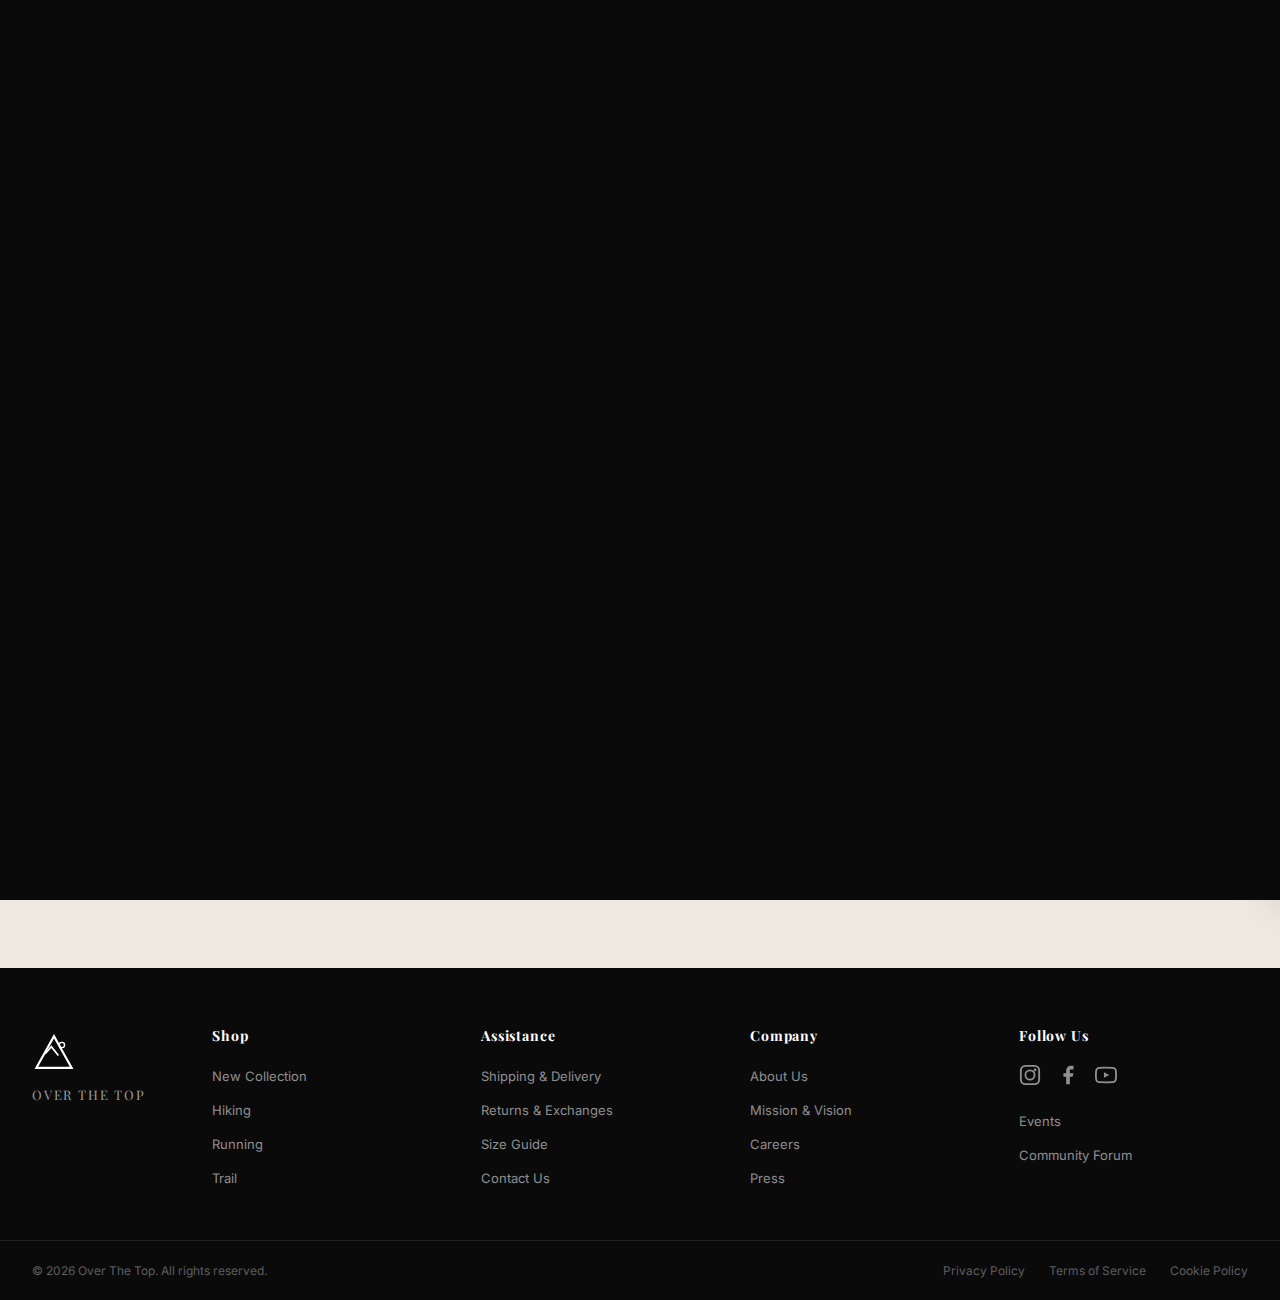
<file: dashboard.html>
<!DOCTYPE html>
<html lang="en">

<head>
  <meta charset="UTF-8">
  <meta name="viewport" content="width=device-width, initial-scale=1.0">
  <title>My Account — Over The Top</title>
  <link rel="stylesheet" href="css/style.css">
  <style>
    /* ── Dashboard — Warm Home Base ────────────────────────── */
    .dash-wrapper {
      margin-top: var(--nav-h);
      min-height: calc(100vh - var(--nav-h));
      background: linear-gradient(180deg, #faf8f5 0%, #f5f0ea 50%, #ede8e0 100%);
      padding: 0 0 60px;
    }

    /* ── Welcome Banner ────────────────────────────────────── */
    .dash-welcome {
      position: relative;
      background: var(--black);
      padding: 52px 32px 80px;
      text-align: center;
      overflow: hidden;
    }
    .dash-welcome::before {
      content: '';
      position: absolute;
      inset: 0;
      background: radial-gradient(ellipse at 50% 120%, rgba(200,168,130,0.15) 0%, transparent 60%);
      pointer-events: none;
    }
    .dash-welcome-inner {
      position: relative;
      max-width: 700px;
      margin: 0 auto;
      z-index: 1;
    }
    .dash-avatar {
      width: 80px;
      height: 80px;
      border-radius: 50%;
      background: linear-gradient(135deg, var(--gold), #b89a74);
      display: flex;
      align-items: center;
      justify-content: center;
      margin: 0 auto 20px;
      font-family: 'Playfair Display', serif;
      font-size: 32px;
      font-weight: 700;
      color: var(--white);
      box-shadow: 0 4px 24px rgba(200,168,130,0.3);
      padding: 8px;
      overflow: hidden;
    }
    .dash-avatar svg {
      width: 100%;
      height: 100%;
    }
    .dash-welcome h1 {
      color: var(--white);
      font-size: clamp(24px, 4vw, 36px);
      margin-bottom: 8px;
    }
    .dash-welcome-sub {
      color: rgba(255,255,255,0.5);
      font-size: 15px;
    }
    .dash-welcome-actions {
      display: flex;
      gap: 12px;
      justify-content: center;
      margin-top: 24px;
    }
    .btn-dash {
      padding: 10px 22px;
      font-size: 13px;
      font-weight: 600;
      letter-spacing: 0.06em;
      text-transform: uppercase;
      border-radius: 24px;
      cursor: pointer;
      transition: all var(--transition);
      text-decoration: none;
    }
    .btn-dash-primary {
      background: var(--gold);
      color: var(--black);
      border: none;
    }
    .btn-dash-primary:hover {
      background: var(--gold-dark);
      color: var(--white);
    }
    .btn-dash-outline {
      background: transparent;
      color: rgba(255,255,255,0.7);
      border: 1.5px solid rgba(255,255,255,0.2);
    }
    .btn-dash-outline:hover {
      border-color: rgba(255,255,255,0.5);
      color: var(--white);
    }

    .dash-inner {
      max-width: 1100px;
      margin: 0 auto;
      padding: 0 32px;
    }

    /* ── Stat Cards — floating up from banner ──────────────── */
    .dash-stats {
      display: grid;
      grid-template-columns: repeat(4, 1fr);
      gap: 20px;
      margin-top: -44px;
      margin-bottom: 32px;
      position: relative;
      z-index: 2;
    }

    .stat-card {
      background: var(--white);
      border-radius: 16px;
      padding: 26px 24px;
      box-shadow: 0 4px 20px rgba(0, 0, 0, 0.06);
      transition: transform 0.3s ease, box-shadow 0.3s ease;
      cursor: default;
    }
    .stat-card:hover {
      transform: translateY(-3px);
      box-shadow: 0 8px 30px rgba(0, 0, 0, 0.1);
    }

    .stat-card-icon {
      width: 44px;
      height: 44px;
      border-radius: 12px;
      display: flex;
      align-items: center;
      justify-content: center;
      margin-bottom: 14px;
    }

    .stat-card-icon svg {
      width: 20px;
      height: 20px;
    }

    .stat-card-icon.purple { background: #f3e8ff; }
    .stat-card-icon.purple svg { stroke: #7c3aed; }
    .stat-card-icon.gold { background: rgba(200,168,130,0.15); }
    .stat-card-icon.gold svg { stroke: #b45309; }
    .stat-card-icon.green { background: #dcfce7; }
    .stat-card-icon.green svg { stroke: #16a34a; }
    .stat-card-icon.blue { background: #dbeafe; }
    .stat-card-icon.blue svg { stroke: #2563eb; }

    .stat-value {
      font-family: 'Playfair Display', serif;
      font-size: 28px;
      font-weight: 700;
      margin-bottom: 2px;
    }

    .stat-label {
      font-size: 13px;
      color: var(--text-muted);
    }

    /* ── Points Bar ────────────────────────────────────────── */
    .points-bar-wrapper {
      background: var(--white);
      border-radius: 16px;
      padding: 26px 28px;
      box-shadow: 0 2px 12px rgba(0, 0, 0, 0.04);
      margin-bottom: 32px;
    }

    .points-bar-header {
      display: flex;
      justify-content: space-between;
      align-items: center;
      margin-bottom: 14px;
    }

    .points-bar-header h3 { font-size: 16px; }

    .points-tier {
      font-size: 12px;
      font-weight: 700;
      padding: 5px 14px;
      border-radius: 20px;
      text-transform: uppercase;
      letter-spacing: 0.06em;
    }

    .tier-bronze { background: #fef3c7; color: #92400e; }
    .tier-silver { background: #e5e7eb; color: #374151; }
    .tier-gold { background: rgba(200,168,130,0.2); color: #8b6914; }
    .tier-platinum { background: #ede9fe; color: #6d28d9; }

    .points-track {
      height: 8px;
      background: var(--off-white);
      border-radius: 4px;
      overflow: hidden;
      margin-bottom: 8px;
    }

    .points-fill {
      height: 100%;
      border-radius: 4px;
      background: linear-gradient(90deg, var(--gold), var(--gold-dark));
      transition: width 1s cubic-bezier(0.4, 0, 0.2, 1);
    }

    .points-text {
      font-size: 12px;
      color: var(--text-muted);
    }

    /* ── Section Cards ─────────────────────────────────────── */
    .dash-grid {
      display: grid;
      grid-template-columns: 1fr 1fr;
      gap: 24px;
    }

    .dash-section {
      background: var(--white);
      border-radius: 16px;
      box-shadow: 0 2px 12px rgba(0, 0, 0, 0.04);
      overflow: hidden;
      transition: box-shadow 0.3s ease;
    }
    .dash-section:hover {
      box-shadow: 0 6px 24px rgba(0, 0, 0, 0.08);
    }

    .dash-section-header {
      display: flex;
      justify-content: space-between;
      align-items: center;
      padding: 20px 24px;
      border-bottom: 1px solid rgba(0,0,0,0.05);
    }

    .dash-section-header h3 {
      font-size: 17px;
      display: flex;
      align-items: center;
      gap: 8px;
    }
    .dash-section-header h3 svg {
      width: 18px;
      height: 18px;
      stroke: var(--gold);
      flex-shrink: 0;
    }

    .dash-section-header a {
      font-size: 12px;
      font-weight: 600;
      text-transform: uppercase;
      letter-spacing: 0.06em;
      color: var(--gold-dark);
      transition: color var(--transition);
    }
    .dash-section-header a:hover { color: var(--text); }

    .dash-section-body {
      padding: 16px 24px 20px;
      max-height: 380px;
      overflow-y: auto;
    }

    /* ── Profile Details ───────────────────────────────────── */
    .profile-row {
      display: flex;
      justify-content: space-between;
      padding: 14px 0;
      border-bottom: 1px solid rgba(0,0,0,0.04);
      font-size: 14px;
    }
    .profile-row:last-child { border-bottom: none; }
    .profile-row-label { color: var(--text-muted); }
    .profile-row-value { font-weight: 500; text-align: right; }

    /* ── Order Items ───────────────────────────────────────── */
    .order-entry {
      padding: 16px 0;
      border-bottom: 1px solid rgba(0,0,0,0.04);
    }
    .order-entry:last-child { border-bottom: none; }

    .order-entry-top {
      display: flex;
      justify-content: space-between;
      align-items: center;
      margin-bottom: 8px;
    }
    .order-id { font-weight: 600; font-size: 14px; }
    .order-total { font-weight: 700; font-size: 15px; color: var(--gold-dark); }
    .order-date { font-size: 12px; color: var(--text-muted); margin-bottom: 10px; }

    .order-items-row {
      display: flex;
      gap: 8px;
      flex-wrap: wrap;
    }
    .order-item-thumb {
      width: 48px;
      height: 48px;
      border-radius: 10px;
      overflow: hidden;
      background: var(--off-white);
      flex-shrink: 0;
      position: relative;
    }
    .order-item-thumb img {
      width: 100%;
      height: 100%;
      object-fit: cover;
    }
    .order-item-thumb .order-qty-badge {
      position: absolute;
      bottom: -2px;
      right: -2px;
      background: var(--black);
      color: var(--white);
      font-size: 9px;
      font-weight: 700;
      width: 18px;
      height: 18px;
      border-radius: 50%;
      display: flex;
      align-items: center;
      justify-content: center;
      border: 2px solid var(--white);
    }

    /* ── Wish/Cart Items ───────────────────────────────────── */
    .mini-item {
      display: flex;
      align-items: center;
      gap: 14px;
      padding: 12px 0;
      border-bottom: 1px solid rgba(0,0,0,0.04);
      transition: background 0.2s ease;
    }
    .mini-item:last-child { border-bottom: none; }
    .mini-item:hover { background: rgba(200,168,130,0.03); margin: 0 -8px; padding-left: 8px; padding-right: 8px; border-radius: 10px; }

    .mini-item-img {
      width: 52px;
      height: 52px;
      border-radius: 12px;
      overflow: hidden;
      background: var(--off-white);
      flex-shrink: 0;
    }
    .mini-item-img img {
      width: 100%;
      height: 100%;
      object-fit: contain;
      padding: 4px;
    }
    .mini-item-icon {
      width: 52px;
      height: 52px;
      background: var(--off-white);
      border-radius: 12px;
      display: flex;
      align-items: center;
      justify-content: center;
      flex-shrink: 0;
    }

    .mini-item-info {
      flex: 1;
      min-width: 0;
    }

    .mini-item-name {
      font-weight: 600;
      font-size: 14px;
      white-space: nowrap;
      overflow: hidden;
      text-overflow: ellipsis;
      margin-bottom: 2px;
    }

    .mini-item-meta {
      font-size: 12px;
      color: var(--text-muted);
    }

    .mini-item-price {
      font-weight: 700;
      font-size: 14px;
      white-space: nowrap;
      color: var(--black);
    }

    .empty-section {
      text-align: center;
      padding: 36px 10px;
      color: var(--text-muted);
      font-size: 14px;
    }

    .empty-section svg {
      width: 40px;
      height: 40px;
      stroke: var(--border);
      margin-bottom: 12px;
      display: block;
      margin-left: auto;
      margin-right: auto;
      opacity: 0.6;
    }

    .empty-section p { margin-bottom: 12px; }

    .empty-section a {
      color: var(--gold-dark);
      font-weight: 600;
      font-size: 13px;
    }

    /* ── Cozy message ──────────────────────────────────────── */
    .dash-cozy {
      text-align: center;
      padding: 36px 20px 0;
      max-width: 500px;
      margin: 0 auto;
    }
    .dash-cozy p {
      font-family: 'Playfair Display', serif;
      font-style: italic;
      font-size: 15px;
      color: var(--text-muted);
      line-height: 1.7;
    }
    .dash-cozy-icon {
      font-size: 24px;
      margin-bottom: 8px;
      opacity: 0.4;
    }

    /* ── Not logged in ─────────────────────────────────────── */
    .dash-login-prompt {
      text-align: center;
      padding: 100px 20px;
    }

    .dash-login-prompt svg {
      width: 64px;
      height: 64px;
      stroke: var(--border);
      margin-bottom: 20px;
    }

    .dash-login-prompt h2 {
      font-size: 24px;
      margin-bottom: 10px;
    }

    .dash-login-prompt p {
      color: var(--text-muted);
      margin-bottom: 24px;
    }

    .dash-login-prompt a {
      display: inline-block;
      padding: 14px 32px;
      background: var(--black);
      color: var(--white);
      font-size: 13px;
      font-weight: 600;
      letter-spacing: 0.08em;
      text-transform: uppercase;
      border-radius: 24px;
      transition: background var(--transition);
    }
    .dash-login-prompt a:hover { background: #2a2a2a; }

    /* ── Responsive ────────────────────────────────────────── */
    @media (max-width: 860px) {
      .dash-stats { grid-template-columns: repeat(2, 1fr); }
      .dash-grid { grid-template-columns: 1fr; }
    }

    @media (max-width: 480px) {
      .dash-wrapper { padding: 0 0 40px; }
      .dash-welcome { padding: 40px 20px 70px; }
      .dash-inner { padding: 0 16px; }
      .dash-stats { grid-template-columns: 1fr 1fr; gap: 12px; margin-top: -36px; }
      .stat-card { padding: 20px 16px; }
      .stat-value { font-size: 24px; }
      .dash-welcome-actions { flex-direction: column; align-items: center; }
    }
  </style>
</head>

<body class="page-body">

  <!-- ══ NAVBAR ══════════════════════════════════════════════ -->
  <header class="navbar" id="navbar">
    <div class="navbar-inner">
      <div class="navbar-left">
        <div class="logo-wrapper">
          <button class="logo" id="logoMenuToggle" aria-label="Menu">
            <svg class="logo-icon" viewBox="0 0 50 40" fill="none" xmlns="http://www.w3.org/2000/svg">
              <path d="M25 2L45 38H5L25 2Z" stroke="white" stroke-width="2.5" fill="none" />
              <path d="M15 22L22 14L30 24" stroke="white" stroke-width="2" fill="none" />
              <circle cx="34" cy="12" r="3" stroke="white" stroke-width="1.5" fill="none" />
            </svg>
            <span class="logo-text">Over The Top</span>
          </button>
          <div class="logo-dropdown" id="logoDropdown">
            <a href="index.html"><svg width="16" height="16" viewBox="0 0 24 24" fill="none" stroke="currentColor" stroke-width="2"><path d="M3 9l9-7 9 7v11a2 2 0 01-2 2H5a2 2 0 01-2-2z"/><polyline points="9 22 9 12 15 12 15 22"/></svg> Home</a>
            <a href="account.html" data-action="login"><svg width="16" height="16" viewBox="0 0 24 24" fill="none" stroke="currentColor" stroke-width="2"><path d="M15 3h4a2 2 0 012 2v14a2 2 0 01-2 2h-4"/><polyline points="10 17 15 12 10 7"/><line x1="15" y1="12" x2="3" y2="12"/></svg> Login</a>
            <a href="account.html" data-action="register"><svg width="16" height="16" viewBox="0 0 24 24" fill="none" stroke="currentColor" stroke-width="2"><path d="M16 21v-2a4 4 0 00-4-4H5a4 4 0 00-4-4v2"/><circle cx="8.5" cy="7" r="4"/><line x1="20" y1="8" x2="20" y2="14"/><line x1="23" y1="11" x2="17" y2="11"/></svg> Create Account</a>
            <a href="account.html" data-action="delete" class="logo-dropdown-danger"><svg width="16" height="16" viewBox="0 0 24 24" fill="none" stroke="currentColor" stroke-width="2"><polyline points="3 6 5 6 21 6"/><path d="M19 6v14a2 2 0 01-2 2H7a2 2 0 01-2-2V6m3 0V4a2 2 0 012-2h4a2 2 0 012 2v2"/></svg> Delete Account</a>
          </div>
        </div>
        <nav class="nav-categories">
          <a href="newCollection.html">New Collection</a>
          <div class="cat-dropdown-wrap">
            <button class="cat-dropdown-btn" aria-expanded="false" aria-label="Categories">
              Categories
              <svg width="10" height="10" viewBox="0 0 24 24" fill="none" stroke="currentColor" stroke-width="2.5"><polyline points="6 9 12 15 18 9"/></svg>
            </button>
            <div class="cat-radial">
              <!-- Orbit ring -->
              <div class="cat-orbit-ring"></div>
              <!-- Center hub -->
              <div class="cat-hub">
                <svg width="22" height="22" viewBox="0 0 24 24" fill="none" stroke="currentColor" stroke-width="1.5"><path d="M12 2L2 7l10 5 10-5-10-5z"/><path d="M2 17l10 5 10-5"/><path d="M2 12l10 5 10-5"/></svg>
              </div>
              <!-- Connector lines -->
              <div class="cat-connector" style="transform: rotate(-90deg) translateX(-0.5px);"></div>
              <div class="cat-connector" style="transform: rotate(30deg) translateX(-0.5px);"></div>
              <div class="cat-connector" style="transform: rotate(150deg) translateX(-0.5px);"></div>
              <!-- Category items positioned in a circle -->
              <div class="cat-item" style="top: 15%; left: 50%;">
                <a href="hiking.html">
                  <svg class="cat-item-icon" viewBox="0 0 24 24" fill="none" stroke="currentColor" stroke-width="1.5" stroke-linecap="round"><path d="M3 20l5-8 4 5 3-4 6 7"/><circle cx="18" cy="6" r="3"/></svg>
                  <span class="cat-item-label">Hiking</span>
                </a>
              </div>
              <div class="cat-item" style="top: 75%; left: 19%;">
                <a href="running.html">
                  <svg class="cat-item-icon" viewBox="0 0 24 24" fill="none" stroke="currentColor" stroke-width="1.5" stroke-linecap="round"><path d="M13 4v16"/><path d="M17 4v16"/><path d="M19 4H9.5a4.5 4.5 0 000 9H13"/><circle cx="9.5" cy="8.5" r="0" fill="currentColor"/><path d="M5 20l4-4 4 4 4-4 4 4"/></svg>
                  <span class="cat-item-label">Running</span>
                </a>
              </div>
              <div class="cat-item" style="top: 75%; left: 81%;">
                <a href="trail.html">
                  <svg class="cat-item-icon" viewBox="0 0 24 24" fill="none" stroke="currentColor" stroke-width="1.5" stroke-linecap="round"><path d="M12 22V8"/><path d="M12 8C12 4 17 2 17 2s-1 4-1 6"/><path d="M12 8C12 4 7 2 7 2s1 4 1 6"/><path d="M12 14c-3 0-5 2-7 2"/><path d="M12 14c3 0 5 2 7 2"/></svg>
                  <span class="cat-item-label">Trail</span>
                </a>
              </div>
              <!-- Floating particles -->
              <div class="cat-particle" style="top:20%;left:25%;animation-delay:0s;"></div>
              <div class="cat-particle" style="top:30%;left:75%;animation-delay:0.8s;"></div>
              <div class="cat-particle" style="top:70%;left:50%;animation-delay:1.6s;"></div>
              <div class="cat-particle" style="top:60%;left:15%;animation-delay:2.2s;"></div>
              <div class="cat-particle" style="top:45%;left:85%;animation-delay:0.4s;"></div>
            </div>
          </div>
          <a href="shoe-finder.html" class="nav-new-badge">Altitude Lab<span class="badge-new">NEW</span></a>
          <a href="customize.html" class="nav-new-badge">Shoe Studio<span class="badge-new">NEW</span></a>
          <a href="compare.html">Compare</a>
        </nav>
        <div class="cat-backdrop"></div>
      </div>
      <div class="navbar-right">
        <nav class="nav-links">
          <a href="index.html">Home</a>
          <a href="about.html">About</a>
          <a href="contact.html">Contact</a>
        </nav>
        <div class="nav-actions">
          <button class="ambient-btn" id="ambientBtn" aria-label="Toggle ambient mode">
            <svg width="16" height="16" viewBox="0 0 24 24" fill="none" stroke="currentColor" stroke-width="2" stroke-linecap="round">
              <path d="M9.59 4.59A2 2 0 1111 8H2" />
              <path d="M12.59 19.41A2 2 0 1014 16H2" />
              <path d="M17.73 7.73A2.5 2.5 0 1119.5 12H2" />
            </svg>
            <span>Ambient</span>
          </button>
          <button class="cart-btn" aria-label="Cart">
            <svg width="20" height="20" viewBox="0 0 24 24" fill="none" stroke="currentColor" stroke-width="2"
              stroke-linecap="round">
              <path d="M6 2L3 6v14a2 2 0 002 2h14a2 2 0 002-2V6l-3-4z" />
              <line x1="3" y1="6" x2="21" y2="6" />
              <path d="M16 10a4 4 0 01-8 0" />
            </svg>
            <span class="cart-count" id="cartCount">0</span>
          </button>
        </div>
      </div>
      <button class="hamburger" id="hamburger" aria-label="Menu">
        <span></span><span></span><span></span>
      </button>
    </div>
    <nav class="mobile-menu" id="mobileMenu">
      <a href="index.html">Home</a>
      <a href="newCollection.html">New Collection</a>
      <div class="mobile-cat-group">
        <div class="mobile-cat-header">
          Categories
          <svg viewBox="0 0 24 24" fill="none" stroke="currentColor" stroke-width="2"><polyline points="6 9 12 15 18 9"/></svg>
        </div>
        <div class="mobile-cat-sub">
          <a href="hiking.html"><svg viewBox="0 0 24 24" fill="none" stroke="currentColor" stroke-width="1.5"><path d="M3 20l5-8 4 5 3-4 6 7"/><circle cx="18" cy="6" r="3"/></svg> Hiking</a>
          <a href="running.html"><svg viewBox="0 0 24 24" fill="none" stroke="currentColor" stroke-width="1.5"><path d="M5 20l4-4 4 4 4-4 4 4"/></svg> Running</a>
          <a href="trail.html"><svg viewBox="0 0 24 24" fill="none" stroke="currentColor" stroke-width="1.5"><path d="M12 22V8"/><path d="M12 8C12 4 17 2 17 2s-1 4-1 6"/><path d="M12 8C12 4 7 2 7 2s1 4 1 6"/></svg> Trail</a>
        </div>
      </div>
      <a href="about.html">About</a>
      <a href="contact.html">Contact</a>
      <a href="shoe-finder.html" class="nav-new-badge">Altitude Lab<span class="badge-new">NEW</span></a>
      <a href="customize.html" class="nav-new-badge">Shoe Studio<span class="badge-new">NEW</span></a>
    </nav>
  </header>

  <!-- ══ DASHBOARD ═══════════════════════════════════════════ -->
  <div class="dash-wrapper">

    <!-- Not logged in -->
    <div id="loginPrompt" class="dash-login-prompt" style="display:none;">
      <svg viewBox="0 0 24 24" fill="none" stroke="currentColor" stroke-width="1.5">
        <path d="M20 21v-2a4 4 0 00-4-4H8a4 4 0 00-4-4v2" />
        <circle cx="12" cy="7" r="4" />
      </svg>
      <h2>Welcome to your base camp</h2>
      <p>Login or create an account to see your dashboard, orders, and wishlist.</p>
      <a href="account.html?action=login">Login / Register</a>
    </div>

    <!-- Logged in content -->
    <div id="dashContent" style="display:none;">

      <!-- ── Welcome Banner ──────────────────────────────────── -->
      <div class="dash-welcome">
        <div class="dash-welcome-inner">
          <div class="dash-avatar" id="dashAvatar">O</div>
          <h1 id="dashGreeting">Welcome back</h1>
          <p class="dash-welcome-sub" id="dashWelcomeSub">Your personal base camp — everything in one place.</p>
          <div class="dash-welcome-actions">
            <a href="index.html" class="btn-dash btn-dash-primary">Shop Now</a>
            <a href="account.html" class="btn-dash btn-dash-outline">Account Settings</a>
          </div>
        </div>
      </div>

      <div class="dash-inner">

        <!-- Stats — float up from banner -->
        <div class="dash-stats">
          <div class="stat-card">
            <div class="stat-card-icon gold">
              <svg viewBox="0 0 24 24" fill="none" stroke="currentColor" stroke-width="2"><polygon points="12 2 15.09 8.26 22 9.27 17 14.14 18.18 21.02 12 17.77 5.82 21.02 7 14.14 2 9.27 8.91 8.26 12 2"/></svg>
            </div>
            <div class="stat-value" id="statPoints">0</div>
            <div class="stat-label">Loyalty Points</div>
          </div>
          <div class="stat-card">
            <div class="stat-card-icon purple">
              <svg viewBox="0 0 24 24" fill="none" stroke="currentColor" stroke-width="2"><path d="M6 2L3 6v14a2 2 0 002 2h14a2 2 0 002-2V6l-3-4z"/><line x1="3" y1="6" x2="21" y2="6"/><path d="M16 10a4 4 0 01-8 0"/></svg>
            </div>
            <div class="stat-value" id="statOrders">0</div>
            <div class="stat-label">Total Orders</div>
          </div>
          <div class="stat-card">
            <div class="stat-card-icon green">
              <svg viewBox="0 0 24 24" fill="none" stroke="currentColor" stroke-width="2"><path d="M20.84 4.61a5.5 5.5 0 00-7.78 0L12 5.67l-1.06-1.06a5.5 5.5 0 00-7.78 7.78l1.06 1.06L12 21.23l7.78-7.78 1.06-1.06a5.5 5.5 0 000-7.78z"/></svg>
            </div>
            <div class="stat-value" id="statWishlist">0</div>
            <div class="stat-label">Wishlist Items</div>
          </div>
          <div class="stat-card">
            <div class="stat-card-icon blue">
              <svg viewBox="0 0 24 24" fill="none" stroke="currentColor" stroke-width="2"><circle cx="9" cy="21" r="1"/><circle cx="20" cy="21" r="1"/><path d="M1 1h4l2.68 13.39a2 2 0 002 1.61h9.72a2 2 0 002-1.61L23 6H6"/></svg>
            </div>
            <div class="stat-value" id="statCart">0</div>
            <div class="stat-label">Cart Items</div>
          </div>
        </div>

        <!-- Points Progress Bar -->
        <div class="points-bar-wrapper">
          <div class="points-bar-header">
            <h3>Loyalty Program</h3>
            <span class="points-tier" id="tierBadge">Bronze</span>
          </div>
          <div class="points-track">
            <div class="points-fill" id="pointsFill" style="width: 0%"></div>
          </div>
          <div class="points-text" id="pointsText">Earn 1 point for every €1 spent. Next tier at 500 points.</div>
        </div>

        <!-- Grid: 4 sections -->
        <div class="dash-grid">

          <!-- Account Details -->
          <div class="dash-section">
            <div class="dash-section-header">
              <h3><svg viewBox="0 0 24 24" fill="none" stroke="currentColor" stroke-width="2"><path d="M20 21v-2a4 4 0 00-4-4H8a4 4 0 00-4-4v2"/><circle cx="12" cy="7" r="4"/></svg> Account Details</h3>
              <a href="account.html">Edit</a>
            </div>
            <div class="dash-section-body" id="sectionProfile"></div>
          </div>

          <!-- Recent Orders -->
          <div class="dash-section">
            <div class="dash-section-header">
              <h3><svg viewBox="0 0 24 24" fill="none" stroke="currentColor" stroke-width="2"><path d="M6 2L3 6v14a2 2 0 002 2h14a2 2 0 002-2V6l-3-4z"/><line x1="3" y1="6" x2="21" y2="6"/></svg> Recent Orders</h3>
            </div>
            <div class="dash-section-body" id="sectionOrders"></div>
          </div>

          <!-- Wishlist -->
          <div class="dash-section">
            <div class="dash-section-header">
              <h3><svg viewBox="0 0 24 24" fill="none" stroke="currentColor" stroke-width="2"><path d="M20.84 4.61a5.5 5.5 0 00-7.78 0L12 5.67l-1.06-1.06a5.5 5.5 0 00-7.78 7.78l1.06 1.06L12 21.23l7.78-7.78 1.06-1.06a5.5 5.5 0 000-7.78z"/></svg> My Wishlist</h3>
              <a href="index.html">Browse Products</a>
            </div>
            <div class="dash-section-body" id="sectionWishlist"></div>
          </div>

          <!-- Current Cart -->
          <div class="dash-section">
            <div class="dash-section-header">
              <h3><svg viewBox="0 0 24 24" fill="none" stroke="currentColor" stroke-width="2"><circle cx="9" cy="21" r="1"/><circle cx="20" cy="21" r="1"/><path d="M1 1h4l2.68 13.39a2 2 0 002 1.61h9.72a2 2 0 002-1.61L23 6H6"/></svg> Current Cart</h3>
              <a href="index.html">Continue Shopping</a>
            </div>
            <div class="dash-section-body" id="sectionCart"></div>
          </div>

        </div>

        <!-- Cozy closing message -->
        <div class="dash-cozy">
          <div class="dash-cozy-icon">
            <svg width="28" height="28" viewBox="0 0 24 24" fill="none" stroke="currentColor" stroke-width="1.5" style="opacity:0.35"><path d="M3 9l9-7 9 7v11a2 2 0 01-2 2H5a2 2 0 01-2-2z"/><polyline points="9 22 9 12 15 12 15 22"/></svg>
          </div>
          <p>This is your base camp. The trails are waiting — we'll keep your gear safe here.</p>
        </div>

      </div>
    </div>
  </div>

  <!-- ══ FOOTER ════════════════════════════════════════════════ -->
  <footer class="footer">
    <div class="footer-inner">
      <div class="footer-logo">
        <svg class="logo-icon" viewBox="0 0 50 40" fill="none" xmlns="http://www.w3.org/2000/svg">
          <path d="M25 2L45 38H5L25 2Z" stroke="white" stroke-width="2.5" fill="none" />
          <path d="M15 22L22 14L30 24" stroke="white" stroke-width="2" fill="none" />
          <circle cx="34" cy="12" r="3" stroke="white" stroke-width="1.5" fill="none" />
        </svg>
        <p class="footer-logo-text">Over The Top</p>
      </div>
      <div class="footer-columns">
        <div class="footer-col">
          <h3>Shop</h3>
          <ul>
            <li><a href="newCollection.html">New Collection</a></li>
            <li><a href="hiking.html">Hiking</a></li>
            <li><a href="running.html">Running</a></li>
            <li><a href="trail.html">Trail</a></li>
          </ul>
        </div>
        <div class="footer-col">
          <h3>Assistance</h3>
          <ul>
            <li><a href="#">Shipping & Delivery</a></li>
            <li><a href="#">Returns & Exchanges</a></li>
            <li><a href="#">Size Guide</a></li>
            <li><a href="contact.html">Contact Us</a></li>
          </ul>
        </div>
        <div class="footer-col">
          <h3>Company</h3>
          <ul>
            <li><a href="about.html">About Us</a></li>
            <li><a href="about.html">Mission & Vision</a></li>
            <li><a href="about.html">Careers</a></li>
            <li><a href="about.html">Press</a></li>
          </ul>
        </div>
        <div class="footer-col">
          <h3>Follow Us</h3>
          <div class="social-icons">
            <a href="#" aria-label="Instagram">
              <svg width="22" height="22" viewBox="0 0 24 24" fill="none" stroke="currentColor" stroke-width="2"
                stroke-linecap="round">
                <rect x="2" y="2" width="20" height="20" rx="5" />
                <circle cx="12" cy="12" r="5" />
                <circle cx="17.5" cy="6.5" r="1.5" fill="currentColor" stroke="none" />
              </svg>
            </a>
            <a href="#" aria-label="Facebook">
              <svg width="22" height="22" viewBox="0 0 24 24" fill="currentColor">
                <path d="M18 2h-3a5 5 0 00-5 5v3H7v4h3v8h4v-8h3l1-4h-4V7a1 1 0 011-1h3z" />
              </svg>
            </a>
            <a href="#" aria-label="YouTube">
              <svg width="22" height="22" viewBox="0 0 24 24" fill="none" stroke="currentColor" stroke-width="2"
                stroke-linecap="round">
                <path
                  d="M22.54 6.42a2.78 2.78 0 00-1.94-2C18.88 4 12 4 12 4s-6.88 0-8.6.46a2.78 2.78 0 00-1.94 2A29 29 0 001 12a29 29 0 00.46 5.58A2.78 2.78 0 003.4 19.6C5.12 20 12 20 12 20s6.88 0 8.6-.46a2.78 2.78 0 001.94-2A29 29 0 0023 12a29 29 0 00-.46-5.58z" />
                <polygon points="9.75 15.02 15.5 12 9.75 8.98 9.75 15.02" fill="currentColor" stroke="none" />
              </svg>
            </a>
          </div>
          <ul>
            <li><a href="#">Events</a></li>
            <li><a href="#">Community Forum</a></li>
          </ul>
        </div>
      </div>
    </div>
    <div class="footer-bottom">
      <div class="footer-bottom-inner">
        <p>&copy; 2026 Over The Top. All rights reserved.</p>
        <p>Privacy Policy</p>
        <p>Terms of Service</p>
        <p>Cookie Policy</p>
      </div>
    </div>
  </footer>

  <!-- ══ CART SIDEBAR ══════════════════════════════════════════ -->
  <div class="cart-overlay" id="cartOverlay"></div>
  <aside class="cart-sidebar" id="cartSidebar" aria-label="Shopping cart">
    <div class="cart-header">
      <h2>Your Cart</h2>
      <button class="cart-close" id="cartClose" aria-label="Close cart">
        <svg width="24" height="24" viewBox="0 0 24 24" fill="none" stroke="currentColor" stroke-width="2"
          stroke-linecap="round">
          <line x1="18" y1="6" x2="6" y2="18" />
          <line x1="6" y1="6" x2="18" y2="18" />
        </svg>
      </button>
    </div>
    <div class="cart-items" id="cartItems"></div>
    <div class="cart-footer" id="cartFooter" style="display:none;">
      <div class="cart-subtotal">
        <span>Subtotal</span>
        <span id="cartTotal">€0</span>
      </div>
      <p class="cart-note">Shipping calculated at checkout. Free over €100.</p>
      <button class="btn-checkout" id="checkoutBtn">Proceed to Checkout</button>
      <button class="btn-continue" id="continueBtn">Continue Shopping</button>
    </div>
  </aside>

  <script src="js/app.js"></script>
  <script>
    /* ═══ Dashboard Logic ═════════════════════════════════════ */
    function escapeHtml(str) {
      const div = document.createElement('div');
      div.appendChild(document.createTextNode(str));
      return div.innerHTML;
    }

    const shoeIcon = `<svg viewBox="0 0 100 60" fill="none" width="28" height="20"><path d="M5 45 Q20 20 50 18 Q70 16 90 28 L92 40 Q80 48 60 46 L10 48 Z" stroke="#c8a882" stroke-width="2" fill="none"/></svg>`;

    // Product image lookup — ensures images show even for older localStorage data
    const productImages = {
      'Summit Explorer':   'images/01_HIKING_Summit_Explorer_01_Hero.png',
      'Mountain Guardian':  'images/02_HIKING_Mountain_Guardian_01_Hero.png',
      'Trail Voyager':      'images/03_HIKING_Trail_Voyager_01_Hero.png',
      'Marathon Elite':     'images/04_RUNNING_Marathon_Elite_01_Hero.png',
      'Urban Pace':         'images/05_RUNNING_Urban_Pace_01_Hero.png',
      'Tempo Racer':        'images/06_RUNNING_Tempo_Racer_01_Hero.png',
      'Mountain Grip':      'images/07_TRAIL_Mountain_Grip_01_Hero.png',
      'Rock Climber':       'images/08_TRAIL_Rock_Climber_01_Hero.png',
      'Summit Apex':        'images/09_TRAIL_Summit_Apex_01_Hero.png'
    };

    function getProductImage(name, storedImage) {
      if (storedImage) return storedImage;
      var n = (name || '').trim();
      return productImages[n] || '';
    }

    function getTimeGreeting() {
      const h = new Date().getHours();
      if (h < 12) return 'Good morning';
      if (h < 18) return 'Good afternoon';
      return 'Good evening';
    }

    const ANIMAL_SVGS = {
      fox: '<svg viewBox="0 0 100 100"><circle cx="50" cy="54" r="36" fill="#FF8C42"/><circle cx="50" cy="54" r="28" fill="#FFB074"/><ellipse cx="36" cy="46" rx="5" ry="6" fill="#2D1B00"/><ellipse cx="64" cy="46" rx="5" ry="6" fill="#2D1B00"/><ellipse cx="50" cy="56" rx="4" ry="3" fill="#2D1B00"/><path d="M44 62 Q50 68 56 62" fill="none" stroke="#2D1B00" stroke-width="2" stroke-linecap="round"/><polygon points="28,34 18,8 40,28" fill="#FF8C42"/><polygon points="32,30 22,14 40,28" fill="#FFD4B0"/><polygon points="72,34 82,8 60,28" fill="#FF8C42"/><polygon points="68,30 78,14 60,28" fill="#FFD4B0"/><circle cx="38" cy="44" r="1.5" fill="#FFF"/><circle cx="66" cy="44" r="1.5" fill="#FFF"/><ellipse cx="36" cy="70" rx="4" ry="2" fill="#FF6B6B" opacity="0.4"/><ellipse cx="64" cy="70" rx="4" ry="2" fill="#FF6B6B" opacity="0.4"/></svg>',
      panda: '<svg viewBox="0 0 100 100"><circle cx="50" cy="54" r="36" fill="#F5F5F5"/><circle cx="32" cy="32" r="14" fill="#333"/><circle cx="68" cy="32" r="14" fill="#333"/><circle cx="50" cy="54" r="30" fill="#FFF"/><ellipse cx="38" cy="48" rx="10" ry="11" fill="#333"/><ellipse cx="62" cy="48" rx="10" ry="11" fill="#333"/><ellipse cx="40" cy="46" rx="5" ry="5.5" fill="#FFF"/><ellipse cx="60" cy="46" rx="5" ry="5.5" fill="#FFF"/><circle cx="41" cy="46" r="3" fill="#1A1A1A"/><circle cx="59" cy="46" r="3" fill="#1A1A1A"/><circle cx="42" cy="44.5" r="1" fill="#FFF"/><circle cx="60" cy="44.5" r="1" fill="#FFF"/><ellipse cx="50" cy="58" rx="4" ry="3" fill="#333"/><path d="M46 62 Q50 66 54 62" fill="none" stroke="#333" stroke-width="1.8" stroke-linecap="round"/><ellipse cx="38" cy="62" rx="5" ry="3" fill="#FF9EAA" opacity="0.5"/><ellipse cx="62" cy="62" rx="5" ry="3" fill="#FF9EAA" opacity="0.5"/></svg>',
      owl: '<svg viewBox="0 0 100 100"><ellipse cx="50" cy="56" rx="34" ry="36" fill="#7B5EA7"/><ellipse cx="50" cy="58" rx="26" ry="24" fill="#9B7FCC"/><polygon points="30,26 20,6 42,30" fill="#7B5EA7"/><polygon points="70,26 80,6 58,30" fill="#7B5EA7"/><polygon points="33,26 24,12 42,30" fill="#A88CD4"/><polygon points="67,26 76,12 58,30" fill="#A88CD4"/><circle cx="38" cy="48" r="12" fill="#FFF"/><circle cx="62" cy="48" r="12" fill="#FFF"/><circle cx="40" cy="48" r="7" fill="#FFB830"/><circle cx="60" cy="48" r="7" fill="#FFB830"/><circle cx="40" cy="47" r="4" fill="#1A1A1A"/><circle cx="60" cy="47" r="4" fill="#1A1A1A"/><circle cx="42" cy="45.5" r="1.5" fill="#FFF"/><circle cx="62" cy="45.5" r="1.5" fill="#FFF"/><polygon points="50,56 46,64 54,64" fill="#FFB830"/><ellipse cx="38" cy="68" rx="5" ry="2" fill="#C9A0DC" opacity="0.5"/><ellipse cx="62" cy="68" rx="5" ry="2" fill="#C9A0DC" opacity="0.5"/></svg>',
      bunny: '<svg viewBox="0 0 100 100"><ellipse cx="38" cy="26" rx="9" ry="22" fill="#FFB6C1"/><ellipse cx="62" cy="26" rx="9" ry="22" fill="#FFB6C1"/><ellipse cx="38" cy="26" rx="5" ry="18" fill="#FFC8D6"/><ellipse cx="62" cy="26" rx="5" ry="18" fill="#FFC8D6"/><circle cx="50" cy="58" r="34" fill="#FFB6C1"/><circle cx="50" cy="58" r="28" fill="#FFC8D6"/><ellipse cx="40" cy="52" rx="4" ry="5" fill="#4A3040"/><ellipse cx="60" cy="52" rx="4" ry="5" fill="#4A3040"/><circle cx="41.5" cy="50.5" r="1.5" fill="#FFF"/><circle cx="61.5" cy="50.5" r="1.5" fill="#FFF"/><ellipse cx="50" cy="60" rx="3.5" ry="2.5" fill="#FF8FAB"/><path d="M46 64 Q50 68 54 64" fill="none" stroke="#D46A8E" stroke-width="1.8" stroke-linecap="round"/><path d="M50 60 L50 64" stroke="#D46A8E" stroke-width="1" stroke-linecap="round"/><circle cx="34" cy="62" r="6" fill="#FF8FAB" opacity="0.35"/><circle cx="66" cy="62" r="6" fill="#FF8FAB" opacity="0.35"/></svg>',
      parrot: '<svg viewBox="0 0 100 100"><ellipse cx="50" cy="54" rx="32" ry="36" fill="#2ECC71"/><ellipse cx="50" cy="56" rx="26" ry="28" fill="#58D68D"/><polygon points="34,24 22,6 42,26" fill="#2ECC71"/><polygon points="66,24 78,6 58,26" fill="#2ECC71"/><ellipse cx="50" cy="56" rx="18" ry="16" fill="#FFEAA7"/><circle cx="40" cy="46" r="6" fill="#FFF"/><circle cx="60" cy="46" r="6" fill="#FFF"/><circle cx="41" cy="45.5" r="3.5" fill="#1A1A1A"/><circle cx="59" cy="45.5" r="3.5" fill="#1A1A1A"/><circle cx="42.5" cy="44" r="1.2" fill="#FFF"/><circle cx="60.5" cy="44" r="1.2" fill="#FFF"/><path d="M44 56 Q50 52 56 56" fill="#FF7675" stroke="#E55A5A" stroke-width="1"/><path d="M50 56 L50 60" stroke="none"/><ellipse cx="50" cy="86" rx="8" ry="6" fill="#E74C3C"/><ellipse cx="44" cy="88" rx="4" ry="5" fill="#F39C12"/><ellipse cx="56" cy="88" rx="4" ry="5" fill="#3498DB"/><path d="M17 50 Q8 46 12 36 Q16 26 24 34" fill="#2ECC71" stroke="none"/><path d="M83 50 Q92 46 88 36 Q84 26 76 34" fill="#2ECC71" stroke="none"/></svg>'
    };

    const ANIMAL_GREETINGS = {
      fox: { emoji: '🦊', subs: ['Your clever instincts brought you back.', 'A fox always finds the best deals.', 'Sneaking through the trails with style.'] },
      panda: { emoji: '🐼', subs: ['Take it easy — your gear is safe here.', 'Inner peace starts with great footwear.', 'Bamboo breaks, but your shoes won\'t.'] },
      owl: { emoji: '🦉', subs: ['A wise choice, coming back to base camp.', 'Knowledge of the trail is your superpower.', 'The wisest hikers prepare ahead.'] },
      bunny: { emoji: '🐰', subs: ['Hopping back for more adventures!', 'Quick feet need the best shoes!', 'Every hop starts with a great sole.'] },
      parrot: { emoji: '🦜', subs: ['Ready for another colorful adventure!', 'The world is your playground — explore it!', 'Fly high, trail far, look fabulous.'] }
    };

    function initDashboard() {
      const session = (function() {
        try { return JSON.parse(localStorage.getItem('ott_session')); }
        catch { return null; }
      })();

      if (!session) {
        document.getElementById('loginPrompt').style.display = '';
        document.getElementById('dashContent').style.display = 'none';
        return;
      }

      document.getElementById('loginPrompt').style.display = 'none';
      document.getElementById('dashContent').style.display = '';

      // Avatar animal
      const avatarKey = session.avatar || 'fox';
      const avatarEl = document.getElementById('dashAvatar');
      avatarEl.textContent = '';
      avatarEl.innerHTML = ANIMAL_SVGS[avatarKey] || ANIMAL_SVGS.fox;

      // Time-aware greeting with animal personality
      const greeting = getTimeGreeting();
      const animalInfo = ANIMAL_GREETINGS[avatarKey] || ANIMAL_GREETINGS.fox;
      document.getElementById('dashGreeting').textContent = `${greeting}, ${escapeHtml(session.firstName)} ${animalInfo.emoji}`;

      // Contextual subtitle with animal personality fallback
      const cart = getCart();
      const wishlist = getWishlist();
      const orders = getOrders();
      const cartCount = getItemCount();
      let sub;
      if (cartCount > 0) {
        sub = `You have ${cartCount} item${cartCount > 1 ? 's' : ''} waiting in your cart.`;
      } else if (wishlist.length > 0) {
        sub = `${wishlist.length} item${wishlist.length > 1 ? 's' : ''} on your wishlist — ready when you are.`;
      } else if (orders.length > 0) {
        sub = `${orders.length} order${orders.length > 1 ? 's' : ''} in your trail history. Keep exploring.`;
      } else {
        const subs = animalInfo.subs;
        sub = subs[Math.floor(Math.random() * subs.length)];
      }
      document.getElementById('dashWelcomeSub').textContent = sub;

      // Data
      const points = getPoints();

      // Stats with counter animation
      animateCounter('statPoints', points);
      animateCounter('statOrders', orders.length);
      animateCounter('statWishlist', wishlist.length);
      animateCounter('statCart', cartCount);

      // Tier & progress
      renderTier(points);

      // Account Details
      renderProfile(session);

      // Orders
      renderOrders(orders);

      // Wishlist
      renderWishlist(wishlist);

      // Cart
      renderCart(cart);
    }

    function animateCounter(id, target) {
      const el = document.getElementById(id);
      if (!el || target === 0) { el.textContent = target.toLocaleString(); return; }
      const dur = 800;
      const start = performance.now();
      function step(now) {
        const pct = Math.min((now - start) / dur, 1);
        const ease = 1 - Math.pow(1 - pct, 3);
        el.textContent = Math.round(ease * target).toLocaleString();
        if (pct < 1) requestAnimationFrame(step);
      }
      requestAnimationFrame(step);
    }

    function renderTier(points) {
      const badge = document.getElementById('tierBadge');
      const fill = document.getElementById('pointsFill');
      const text = document.getElementById('pointsText');

      let tier, tierClass, nextTier, nextThreshold, pct;

      if (points >= 2000) {
        tier = 'Platinum';
        tierClass = 'tier-platinum';
        pct = 100;
        text.textContent = `You've reached the highest tier! Enjoy exclusive benefits.`;
      } else if (points >= 1000) {
        tier = 'Gold';
        tierClass = 'tier-gold';
        nextTier = 'Platinum';
        nextThreshold = 2000;
        pct = ((points - 1000) / 1000) * 100;
        text.textContent = `${nextThreshold - points} points to ${nextTier}. Earn 1 point per €1 spent.`;
      } else if (points >= 500) {
        tier = 'Silver';
        tierClass = 'tier-silver';
        nextTier = 'Gold';
        nextThreshold = 1000;
        pct = ((points - 500) / 500) * 100;
        text.textContent = `${nextThreshold - points} points to ${nextTier}. Earn 1 point per €1 spent.`;
      } else {
        tier = 'Bronze';
        tierClass = 'tier-bronze';
        nextTier = 'Silver';
        nextThreshold = 500;
        pct = (points / 500) * 100;
        text.textContent = `${nextThreshold - points} points to ${nextTier}. Earn 1 point per €1 spent.`;
      }

      badge.textContent = tier;
      badge.className = 'points-tier ' + tierClass;
      // Animate the fill after a small delay
      setTimeout(() => { fill.style.width = Math.min(100, pct) + '%'; }, 200);
    }

    function renderProfile(session) {
      const el = document.getElementById('sectionProfile');
      el.innerHTML = `
        <div class="profile-row"><span class="profile-row-label">Name</span><span class="profile-row-value">${escapeHtml(session.firstName)} ${escapeHtml(session.lastName)}</span></div>
        <div class="profile-row"><span class="profile-row-label">Email</span><span class="profile-row-value">${escapeHtml(session.email)}</span></div>
        <div class="profile-row"><span class="profile-row-label">Member since</span><span class="profile-row-value">${escapeHtml(session.createdAt)}</span></div>
        <div class="profile-row"><span class="profile-row-label">Loyalty tier</span><span class="profile-row-value" id="profileTier"></span></div>
      `;
      setTimeout(() => {
        const badge = document.getElementById('tierBadge');
        const target = document.getElementById('profileTier');
        if (badge && target) target.textContent = badge.textContent;
      }, 0);
    }

    function renderOrders(orders) {
      const el = document.getElementById('sectionOrders');
      if (orders.length === 0) {
        el.innerHTML = `<div class="empty-section"><svg viewBox="0 0 24 24" fill="none" stroke="currentColor" stroke-width="1.5"><path d="M6 2L3 6v14a2 2 0 002 2h14a2 2 0 002-2V6l-3-4z"/><line x1="3" y1="6" x2="21" y2="6"/><path d="M16 10a4 4 0 01-8 0"/></svg><p>No orders yet — your first adventure awaits.</p><a href="index.html">Start shopping</a></div>`;
        return;
      }
      el.innerHTML = orders.slice(0, 10).map(o => `
        <div class="order-entry">
          <div class="order-entry-top">
            <span class="order-id">${escapeHtml(o.id)}</span>
            <span class="order-total">€${o.total}</span>
          </div>
          <div class="order-date">${escapeHtml(o.date)}</div>
          <div class="order-items-row">
            ${o.items.map(i => {
              var iName = (i.name || '').trim();
              var iImg = getProductImage(iName, i.image);
              return `
              <div class="order-item-thumb" title="${escapeHtml(iName)}">
                ${iImg ? `<img src="${escapeHtml(iImg)}" alt="${escapeHtml(iName)}">` : shoeIcon}
                ${i.qty > 1 ? `<span class="order-qty-badge">${i.qty}</span>` : ''}
              </div>`;
            }).join('')}
          </div>
        </div>
      `).join('');
    }

    function renderWishlist(wishlist) {
      const el = document.getElementById('sectionWishlist');
      if (wishlist.length === 0) {
        el.innerHTML = `<div class="empty-section"><svg viewBox="0 0 24 24" fill="none" stroke="currentColor" stroke-width="1.5"><path d="M20.84 4.61a5.5 5.5 0 00-7.78 0L12 5.67l-1.06-1.06a5.5 5.5 0 00-7.78 7.78l1.06 1.06L12 21.23l7.78-7.78 1.06-1.06a5.5 5.5 0 000-7.78z"/></svg><p>Your wishlist is empty — find your next favorite.</p><a href="index.html">Discover products</a></div>`;
        return;
      }
      el.innerHTML = wishlist.map(item => {
        var name = (item.name || '').trim();
        var img = getProductImage(name, item.image);
        return `
        <div class="mini-item">
          ${img ? `<div class="mini-item-img"><img src="${escapeHtml(img)}" alt="${escapeHtml(name)}"></div>` : `<div class="mini-item-icon">${shoeIcon}</div>`}
          <div class="mini-item-info">
            <div class="mini-item-name">${escapeHtml(name)}</div>
            <div class="mini-item-meta">${escapeHtml(item.category || '')}</div>
          </div>
          <span class="mini-item-price">€${item.price}</span>
        </div>`;
      }).join('');
    }

    function renderCart(cart) {
      const el = document.getElementById('sectionCart');
      if (cart.length === 0) {
        el.innerHTML = `<div class="empty-section"><svg viewBox="0 0 24 24" fill="none" stroke="currentColor" stroke-width="1.5"><circle cx="9" cy="21" r="1"/><circle cx="20" cy="21" r="1"/><path d="M1 1h4l2.68 13.39a2 2 0 002 1.61h9.72a2 2 0 002-1.61L23 6H6"/></svg><p>Your cart is empty — the trail is calling.</p><a href="index.html">Add some items</a></div>`;
        return;
      }
      el.innerHTML = cart.map(item => {
        var name = (item.name || '').trim();
        var img = getProductImage(name, item.image);
        return `
        <div class="mini-item">
          ${img ? `<div class="mini-item-img"><img src="${escapeHtml(img)}" alt="${escapeHtml(name)}"></div>` : `<div class="mini-item-icon">${shoeIcon}</div>`}
          <div class="mini-item-info">
            <div class="mini-item-name">${escapeHtml(name)}</div>
            <div class="mini-item-meta">${escapeHtml(item.category || '')} · Size ${escapeHtml(String(item.size))} · Qty ${item.qty}</div>
          </div>
          <span class="mini-item-price">€${(item.price * item.qty).toFixed(0)}</span>
        </div>`;
      }).join('');
    }

    // Init
    initDashboard();
  </script>
</body>

</html>
</file>
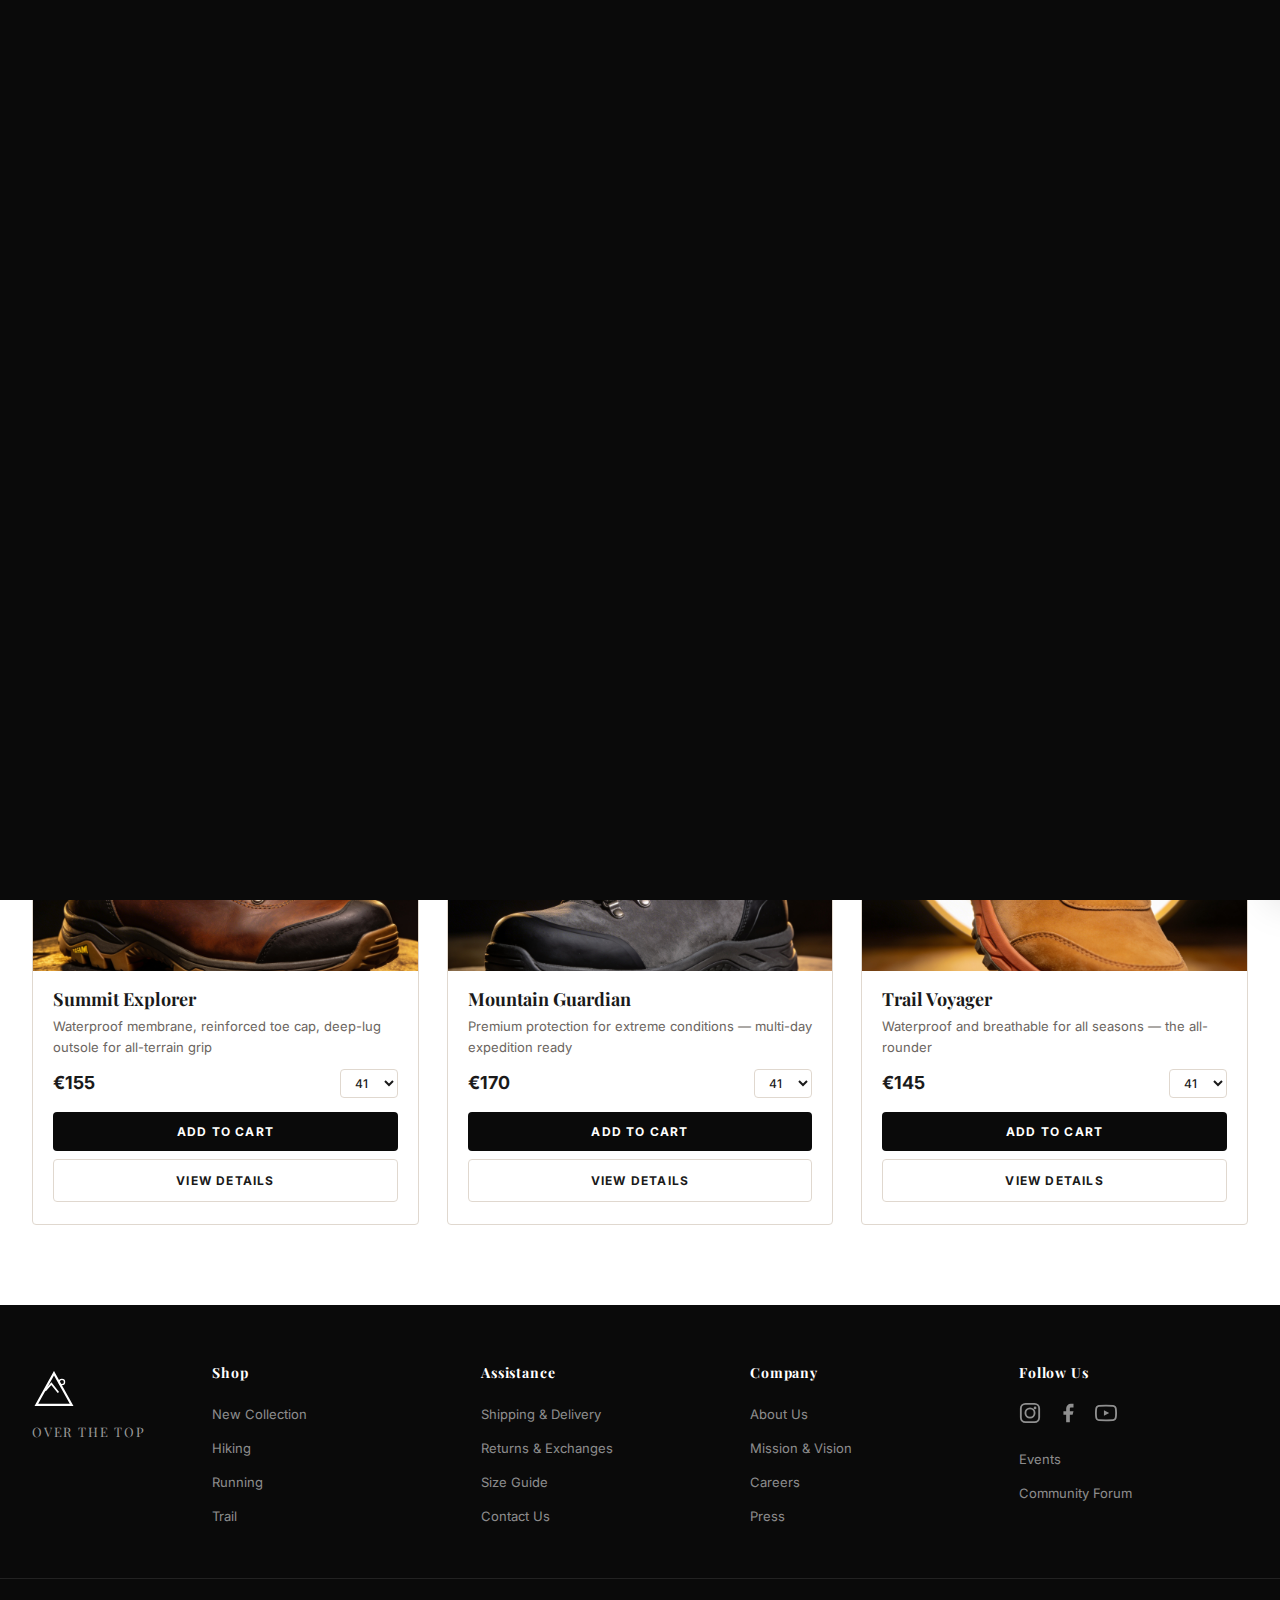
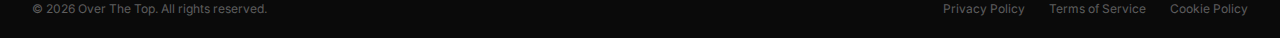
<file: hiking.html>
<!DOCTYPE html>
<html lang="en">
<head>
  <meta charset="UTF-8">
  <meta name="viewport" content="width=device-width, initial-scale=1.0">
  <title>Hiking — Over The Top</title>
  <link rel="stylesheet" href="css/style.css">
</head>
<body class="page-body">
  <header class="navbar" id="navbar">
    <div class="navbar-inner">
      <div class="navbar-left">
        <div class="logo-wrapper">
          <button class="logo" id="logoMenuToggle" aria-label="Menu">
            <svg class="logo-icon" viewBox="0 0 50 40" fill="none"><path d="M25 2L45 38H5L25 2Z" stroke="white" stroke-width="2.5" fill="none"/><path d="M15 22L22 14L30 24" stroke="white" stroke-width="2" fill="none"/><circle cx="34" cy="12" r="3" stroke="white" stroke-width="1.5" fill="none"/></svg>
            <span class="logo-text">Over The Top</span>
          </button>
          <div class="logo-dropdown" id="logoDropdown">
            <a href="index.html"><svg width="16" height="16" viewBox="0 0 24 24" fill="none" stroke="currentColor" stroke-width="2"><path d="M3 9l9-7 9 7v11a2 2 0 01-2 2H5a2 2 0 01-2-2z"/><polyline points="9 22 9 12 15 12 15 22"/></svg> Home</a>
            <a href="account.html" data-action="login"><svg width="16" height="16" viewBox="0 0 24 24" fill="none" stroke="currentColor" stroke-width="2"><path d="M15 3h4a2 2 0 012 2v14a2 2 0 01-2 2h-4"/><polyline points="10 17 15 12 10 7"/><line x1="15" y1="12" x2="3" y2="12"/></svg> Login</a>
            <a href="account.html" data-action="register"><svg width="16" height="16" viewBox="0 0 24 24" fill="none" stroke="currentColor" stroke-width="2"><path d="M16 21v-2a4 4 0 00-4-4H5a4 4 0 00-4-4v2"/><circle cx="8.5" cy="7" r="4"/><line x1="20" y1="8" x2="20" y2="14"/><line x1="23" y1="11" x2="17" y2="11"/></svg> Create Account</a>
            <a href="account.html" data-action="delete" class="logo-dropdown-danger"><svg width="16" height="16" viewBox="0 0 24 24" fill="none" stroke="currentColor" stroke-width="2"><polyline points="3 6 5 6 21 6"/><path d="M19 6v14a2 2 0 01-2 2H7a2 2 0 01-2-2V6m3 0V4a2 2 0 012-2h4a2 2 0 012 2v2"/></svg> Delete Account</a>
          </div>
        </div>
        <nav class="nav-categories">
          <a href="newCollection.html">New Collection</a>
          <div class="cat-dropdown-wrap">
            <button class="cat-dropdown-btn" aria-expanded="false" aria-label="Categories">
              Categories
              <svg width="10" height="10" viewBox="0 0 24 24" fill="none" stroke="currentColor" stroke-width="2.5"><polyline points="6 9 12 15 18 9"/></svg>
            </button>
            <div class="cat-radial">
              <!-- Orbit ring -->
              <div class="cat-orbit-ring"></div>
              <!-- Center hub -->
              <div class="cat-hub">
                <svg width="22" height="22" viewBox="0 0 24 24" fill="none" stroke="currentColor" stroke-width="1.5"><path d="M12 2L2 7l10 5 10-5-10-5z"/><path d="M2 17l10 5 10-5"/><path d="M2 12l10 5 10-5"/></svg>
              </div>
              <!-- Connector lines -->
              <div class="cat-connector" style="transform: rotate(-90deg) translateX(-0.5px);"></div>
              <div class="cat-connector" style="transform: rotate(30deg) translateX(-0.5px);"></div>
              <div class="cat-connector" style="transform: rotate(150deg) translateX(-0.5px);"></div>
              <!-- Category items positioned in a circle -->
              <div class="cat-item" style="top: 15%; left: 50%;">
                <a href="hiking.html">
                  <svg class="cat-item-icon" viewBox="0 0 24 24" fill="none" stroke="currentColor" stroke-width="1.5" stroke-linecap="round"><path d="M3 20l5-8 4 5 3-4 6 7"/><circle cx="18" cy="6" r="3"/></svg>
                  <span class="cat-item-label">Hiking</span>
                </a>
              </div>
              <div class="cat-item" style="top: 75%; left: 19%;">
                <a href="running.html">
                  <svg class="cat-item-icon" viewBox="0 0 24 24" fill="none" stroke="currentColor" stroke-width="1.5" stroke-linecap="round"><path d="M13 4v16"/><path d="M17 4v16"/><path d="M19 4H9.5a4.5 4.5 0 000 9H13"/><circle cx="9.5" cy="8.5" r="0" fill="currentColor"/><path d="M5 20l4-4 4 4 4-4 4 4"/></svg>
                  <span class="cat-item-label">Running</span>
                </a>
              </div>
              <div class="cat-item" style="top: 75%; left: 81%;">
                <a href="trail.html">
                  <svg class="cat-item-icon" viewBox="0 0 24 24" fill="none" stroke="currentColor" stroke-width="1.5" stroke-linecap="round"><path d="M12 22V8"/><path d="M12 8C12 4 17 2 17 2s-1 4-1 6"/><path d="M12 8C12 4 7 2 7 2s1 4 1 6"/><path d="M12 14c-3 0-5 2-7 2"/><path d="M12 14c3 0 5 2 7 2"/></svg>
                  <span class="cat-item-label">Trail</span>
                </a>
              </div>
              <!-- Floating particles -->
              <div class="cat-particle" style="top:20%;left:25%;animation-delay:0s;"></div>
              <div class="cat-particle" style="top:30%;left:75%;animation-delay:0.8s;"></div>
              <div class="cat-particle" style="top:70%;left:50%;animation-delay:1.6s;"></div>
              <div class="cat-particle" style="top:60%;left:15%;animation-delay:2.2s;"></div>
              <div class="cat-particle" style="top:45%;left:85%;animation-delay:0.4s;"></div>
            </div>
          </div>
          <a href="shoe-finder.html" class="nav-new-badge">Altitude Lab<span class="badge-new">NEW</span></a>
          <a href="customize.html" class="nav-new-badge">Shoe Studio<span class="badge-new">NEW</span></a>
          <a href="compare.html">Compare</a>
        </nav>
        <div class="cat-backdrop"></div>
      </div>
      <div class="navbar-right">
        <nav class="nav-links"><a href="index.html">Home</a><a href="about.html">About</a><a href="contact.html">Contact</a></nav>
        <div class="nav-actions">
          <button class="ambient-btn" id="ambientBtn" aria-label="Toggle ambient mode"><svg width="16" height="16" viewBox="0 0 24 24" fill="none" stroke="currentColor" stroke-width="2" stroke-linecap="round"><path d="M9.59 4.59A2 2 0 1111 8H2"/><path d="M12.59 19.41A2 2 0 1014 16H2"/><path d="M17.73 7.73A2.5 2.5 0 1119.5 12H2"/></svg><span>Ambient</span></button>
          <button class="cart-btn" aria-label="Cart"><svg width="20" height="20" viewBox="0 0 24 24" fill="none" stroke="currentColor" stroke-width="2" stroke-linecap="round"><path d="M6 2L3 6v14a2 2 0 002 2h14a2 2 0 002-2V6l-3-4z"/><line x1="3" y1="6" x2="21" y2="6"/><path d="M16 10a4 4 0 01-8 0"/></svg><span class="cart-count" id="cartCount">0</span></button>
        </div>
      </div>
      <button class="hamburger" id="hamburger"><span></span><span></span><span></span></button>
    </div>
    <nav class="mobile-menu" id="mobileMenu">
      <a href="index.html">Home</a>
      <a href="newCollection.html">New Collection</a>
      <div class="mobile-cat-group">
        <div class="mobile-cat-header">
          Categories
          <svg viewBox="0 0 24 24" fill="none" stroke="currentColor" stroke-width="2"><polyline points="6 9 12 15 18 9"/></svg>
        </div>
        <div class="mobile-cat-sub">
          <a href="hiking.html"><svg viewBox="0 0 24 24" fill="none" stroke="currentColor" stroke-width="1.5"><path d="M3 20l5-8 4 5 3-4 6 7"/><circle cx="18" cy="6" r="3"/></svg> Hiking</a>
          <a href="running.html"><svg viewBox="0 0 24 24" fill="none" stroke="currentColor" stroke-width="1.5"><path d="M5 20l4-4 4 4 4-4 4 4"/></svg> Running</a>
          <a href="trail.html"><svg viewBox="0 0 24 24" fill="none" stroke="currentColor" stroke-width="1.5"><path d="M12 22V8"/><path d="M12 8C12 4 17 2 17 2s-1 4-1 6"/><path d="M12 8C12 4 7 2 7 2s1 4 1 6"/></svg> Trail</a>
        </div>
      </div>
      <a href="about.html">About</a>
      <a href="contact.html">Contact</a>
      <a href="compare.html">Compare</a>
      <a href="shoe-finder.html" class="nav-new-badge">Altitude Lab<span class="badge-new">NEW</span></a>
      <a href="customize.html" class="nav-new-badge">Shoe Studio<span class="badge-new">NEW</span></a>
    </nav>
  </header>

  <section class="hero hero-hiking" style="position:relative;overflow:hidden;">
    <div style="position:absolute;inset:0;z-index:0;">
      <img src="images/00_HERO_Hiking_Page.png" alt="" style="width:100%;height:100%;object-fit:cover;" />
      <div style="position:absolute;inset:0;background:linear-gradient(180deg,rgba(10,10,10,0.55) 0%,rgba(26,42,26,0.7) 100%);"></div>
    </div>
    <h1 class="hero-title" style="position:relative;z-index:1;">HIKING</h1>
    <p class="hero-subtitle" style="position:relative;z-index:1;">Built for the mountain. Trusted on every step.</p>
  </section>

  <section class="products-section">
    <div class="section-header">
      <h2>Hiking Collection</h2>
      <div class="section-divider"></div>
      <p>Waterproof, durable, and engineered for the long haul</p>
    </div>
    <div class="filter-bar">
      <button class="filter-btn active" data-filter="all">All Hiking</button>
      <button class="filter-btn" data-filter-price="under130">Under €130</button>
      <button class="filter-btn" data-filter-price="over130">€130+</button>
    </div>
    <div class="products-grid">

      <div class="product-card">
        <div class="product-category">HIKING</div>
        <div class="product-image">
          <div class="product-img-wrapper">
            <img src="images/01_HIKING_Summit_Explorer_01_Hero.png" alt="Summit Explorer" style="width:100%;height:auto;object-fit:cover;" />
          </div>
          <button class="btn-wish" aria-label="Wishlist"><svg viewBox="0 0 24 24" fill="none" stroke="currentColor" stroke-width="2"><path d="M20.84 4.61a5.5 5.5 0 00-7.78 0L12 5.67l-1.06-1.06a5.5 5.5 0 00-7.78 7.78L12 21.23l8.84-8.84a5.5 5.5 0 000-7.78z"/></svg></button>
        </div>
        <div class="product-info">
          <h3 class="product-name">Summit Explorer</h3>
          <p class="product-description">Waterproof membrane, reinforced toe cap, deep-lug outsole for all-terrain grip</p>
          <div class="product-footer"><span class="product-price">€155</span><select class="size-select"><option>38</option><option>39</option><option>40</option><option selected>41</option><option>42</option><option>43</option><option>44</option><option>45</option></select></div>
          <button class="btn-add-cart">Add to cart</button>
        </div>
      </div>

      <div class="product-card">
        <div class="product-category">HIKING</div>
        <div class="product-image">
          <div class="product-img-wrapper">
            <img src="images/02_HIKING_Mountain_Guardian_01_Hero.png" alt="Mountain Guardian" style="width:100%;height:auto;object-fit:cover;" />
          </div>
          <button class="btn-wish" aria-label="Wishlist"><svg viewBox="0 0 24 24" fill="none" stroke="currentColor" stroke-width="2"><path d="M20.84 4.61a5.5 5.5 0 00-7.78 0L12 5.67l-1.06-1.06a5.5 5.5 0 00-7.78 7.78L12 21.23l8.84-8.84a5.5 5.5 0 000-7.78z"/></svg></button>
        </div>
        <div class="product-info">
          <h3 class="product-name">Mountain Guardian</h3>
          <p class="product-description">Premium protection for extreme conditions — multi-day expedition ready</p>
          <div class="product-footer"><span class="product-price">€170</span><select class="size-select"><option>38</option><option>39</option><option>40</option><option selected>41</option><option>42</option><option>43</option><option>44</option><option>45</option></select></div>
          <button class="btn-add-cart">Add to cart</button>
        </div>
      </div>

      <div class="product-card">
        <div class="product-category">HIKING</div>
        <div class="product-image">
          <div class="product-img-wrapper">
            <img src="images/03_HIKING_Trail_Voyager_01_Hero.png" alt="Hiking Shoes" style="width:100%;height:auto;object-fit:cover;" />
          </div>
          <button class="btn-wish" aria-label="Wishlist"><svg viewBox="0 0 24 24" fill="none" stroke="currentColor" stroke-width="2"><path d="M20.84 4.61a5.5 5.5 0 00-7.78 0L12 5.67l-1.06-1.06a5.5 5.5 0 00-7.78 7.78L12 21.23l8.84-8.84a5.5 5.5 0 000-7.78z"/></svg></button>
        </div>
        <div class="product-info">
          <h3 class="product-name">Trail Voyager</h3>
          <p class="product-description">Waterproof and breathable for all seasons — the all-rounder</p>
          <div class="product-footer"><span class="product-price">€145</span><select class="size-select"><option>38</option><option>39</option><option>40</option><option selected>41</option><option>42</option><option>43</option><option>44</option><option>45</option></select></div>
          <button class="btn-add-cart">Add to cart</button>
        </div>
      </div>

    </div>
  </section>

  <footer class="footer">
    <div class="footer-inner">
      <div class="footer-logo"><svg class="logo-icon" viewBox="0 0 50 40" fill="none"><path d="M25 2L45 38H5L25 2Z" stroke="white" stroke-width="2.5" fill="none"/><path d="M15 22L22 14L30 24" stroke="white" stroke-width="2" fill="none"/><circle cx="34" cy="12" r="3" stroke="white" stroke-width="1.5" fill="none"/></svg><p class="footer-logo-text">Over The Top</p></div>
      <div class="footer-columns">
        <div class="footer-col"><h3>Shop</h3><ul><li><a href="newCollection.html">New Collection</a></li><li><a href="hiking.html">Hiking</a></li><li><a href="running.html">Running</a></li><li><a href="trail.html">Trail</a></li></ul></div>
        <div class="footer-col"><h3>Assistance</h3><ul><li><a href="#">Shipping &amp; Delivery</a></li><li><a href="#">Returns &amp; Exchanges</a></li><li><a href="#">Size Guide</a></li><li><a href="contact.html">Contact Us</a></li></ul></div>
        <div class="footer-col"><h3>Company</h3><ul><li><a href="about.html">About Us</a></li><li><a href="about.html">Mission &amp; Vision</a></li><li><a href="about.html">Careers</a></li><li><a href="about.html">Press</a></li></ul></div>
        <div class="footer-col"><h3>Follow Us</h3><div class="social-icons"><a href="#" aria-label="Instagram"><svg width="22" height="22" viewBox="0 0 24 24" fill="none" stroke="currentColor" stroke-width="2" stroke-linecap="round"><rect x="2" y="2" width="20" height="20" rx="5"/><circle cx="12" cy="12" r="5"/><circle cx="17.5" cy="6.5" r="1.5" fill="currentColor" stroke="none"/></svg></a><a href="#" aria-label="Facebook"><svg width="22" height="22" viewBox="0 0 24 24" fill="currentColor"><path d="M18 2h-3a5 5 0 00-5 5v3H7v4h3v8h4v-8h3l1-4h-4V7a1 1 0 011-1h3z"/></svg></a><a href="#" aria-label="YouTube"><svg width="22" height="22" viewBox="0 0 24 24" fill="none" stroke="currentColor" stroke-width="2" stroke-linecap="round"><path d="M22.54 6.42a2.78 2.78 0 00-1.94-2C18.88 4 12 4 12 4s-6.88 0-8.6.46a2.78 2.78 0 00-1.94 2A29 29 0 001 12a29 29 0 00.46 5.58A2.78 2.78 0 003.4 19.6C5.12 20 12 20 12 20s6.88 0 8.6-.46a2.78 2.78 0 001.94-2A29 29 0 0023 12a29 29 0 00-.46-5.58z"/><polygon points="9.75 15.02 15.5 12 9.75 8.98 9.75 15.02" fill="currentColor" stroke="none"/></svg></a></div><ul><li><a href="#">Events</a></li><li><a href="#">Community Forum</a></li></ul></div>
      </div>
    </div>
    <div class="footer-bottom"><div class="footer-bottom-inner"><p>&copy; 2026 Over The Top. All rights reserved.</p><p>Privacy Policy</p><p>Terms of Service</p><p>Cookie Policy</p></div></div>
  </footer>

  <div class="cart-overlay" id="cartOverlay"></div>
  <aside class="cart-sidebar" id="cartSidebar">
    <div class="cart-header"><h2>Your Cart</h2><button class="cart-close" id="cartClose"><svg width="24" height="24" viewBox="0 0 24 24" fill="none" stroke="currentColor" stroke-width="2" stroke-linecap="round"><line x1="18" y1="6" x2="6" y2="18"/><line x1="6" y1="6" x2="18" y2="18"/></svg></button></div>
    <div class="cart-items" id="cartItems"></div>
    <div class="cart-footer" id="cartFooter" style="display:none;"><div class="cart-subtotal"><span>Subtotal</span><span id="cartTotal">€0</span></div><p class="cart-note">Shipping calculated at checkout.</p><button class="btn-checkout" id="checkoutBtn">Proceed to Checkout</button><button class="btn-continue" id="continueBtn">Continue Shopping</button></div>
  </aside>
  <div class="checkout-modal" id="checkoutModal"><div class="checkout-box"><div class="checkout-icon">🎉</div><h2>Order Confirmed!</h2><p>Thank you! A confirmation email is on its way.</p><button class="btn-close-modal" id="closeCheckout">Continue Shopping</button></div></div>
  <script src="js/app.js"></script>
</body>
</html>
</file>
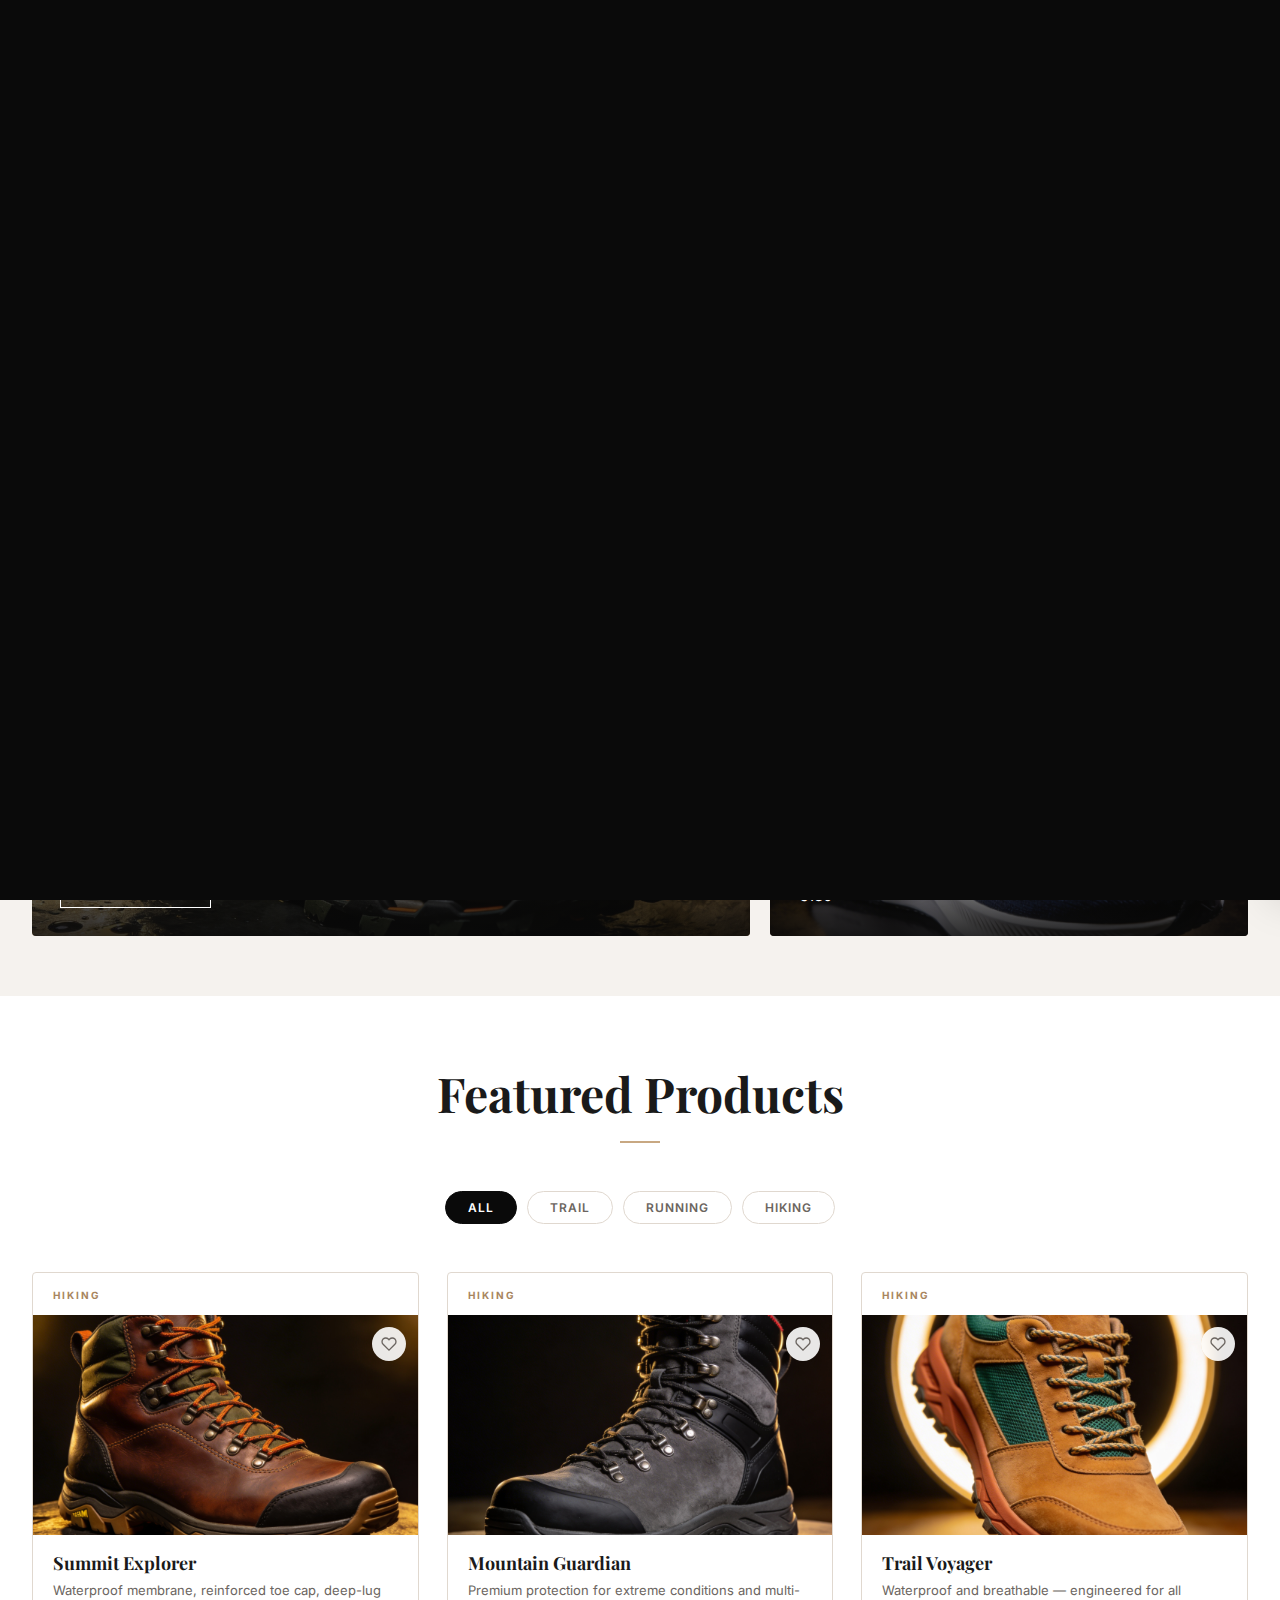
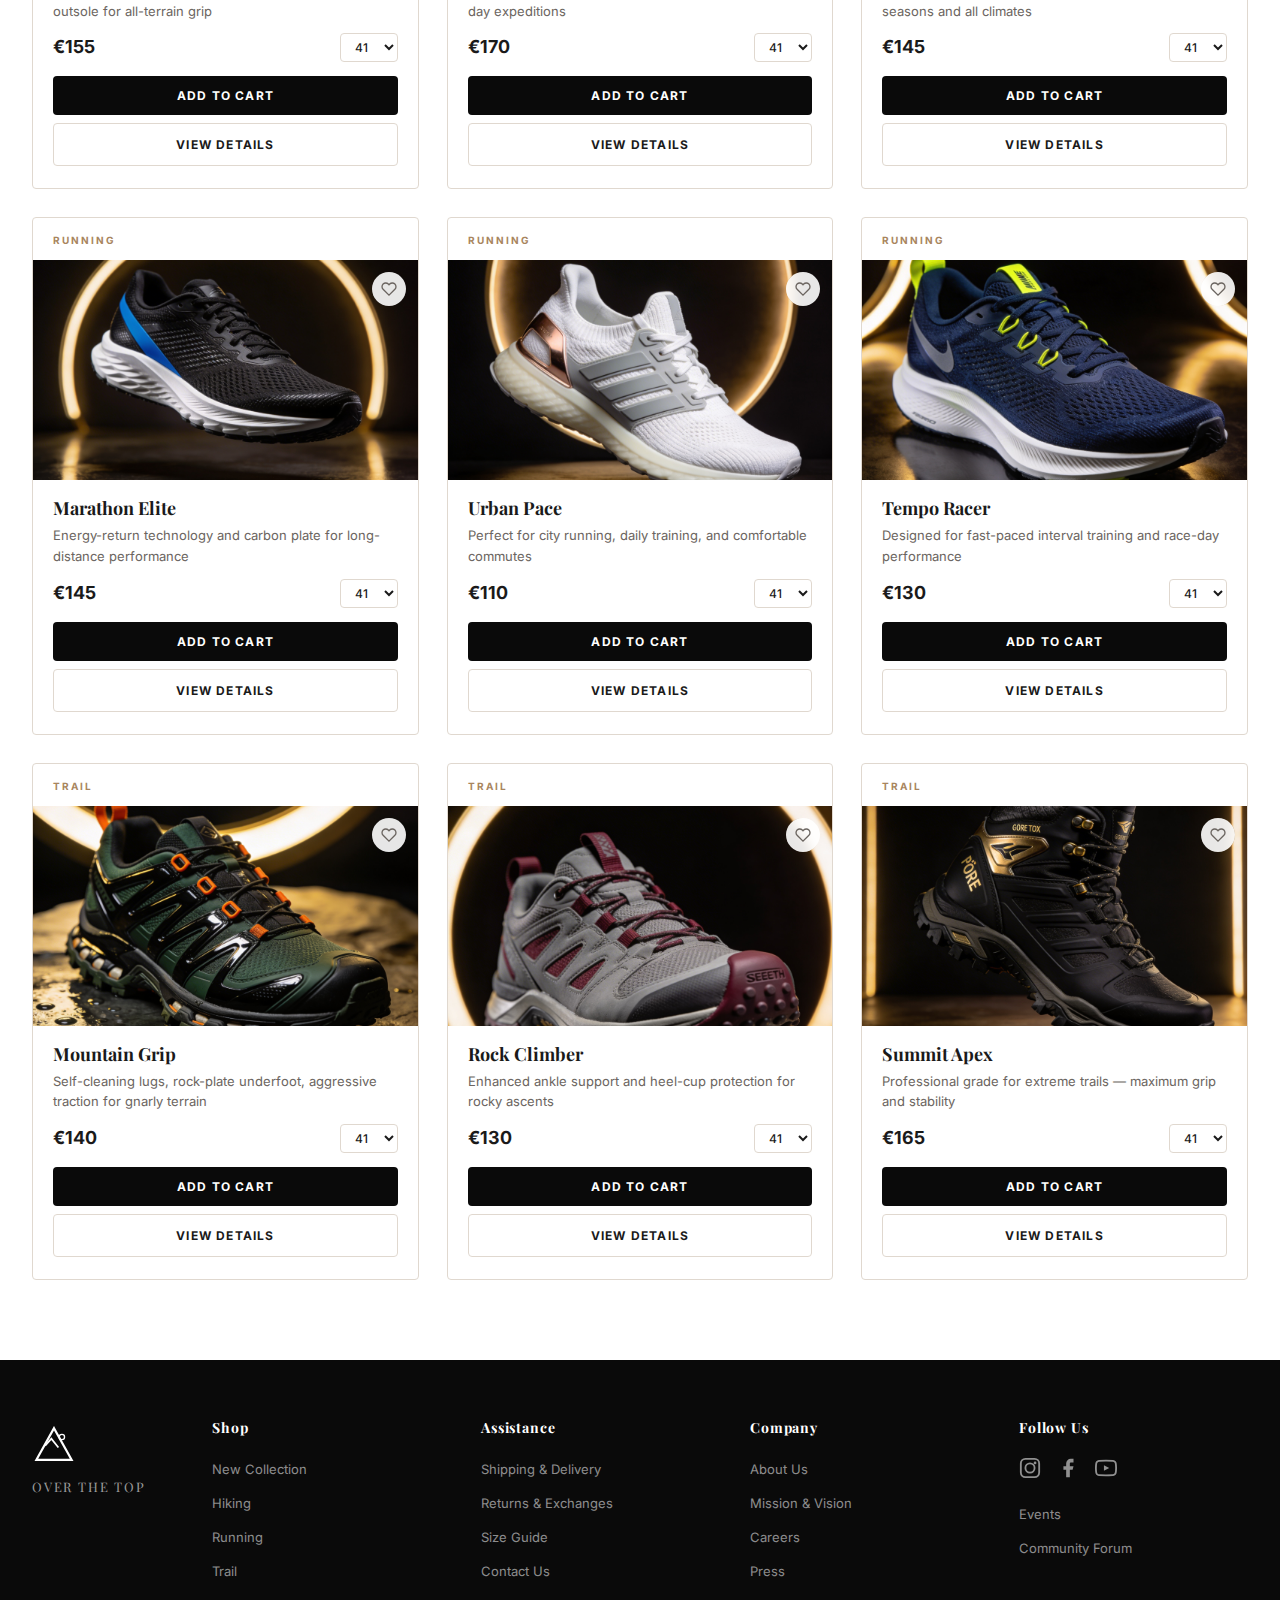
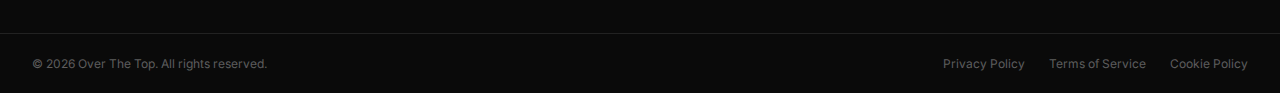
<file: newCollection.html>
<!DOCTYPE html>
<html lang="en">

<head>
  <meta charset="UTF-8">
  <meta name="viewport" content="width=device-width, initial-scale=1.0">
  <title>New Collection — Over The Top</title>
  <link rel="stylesheet" href="css/style.css">
</head>

<body class="page-body">

  <!-- ══ NAVBAR ══ -->
  <header class="navbar" id="navbar">
    <div class="navbar-inner">
      <div class="navbar-left">
        <div class="logo-wrapper">
          <button class="logo" id="logoMenuToggle" aria-label="Menu">
            <svg class="logo-icon" viewBox="0 0 50 40" fill="none">
              <path d="M25 2L45 38H5L25 2Z" stroke="white" stroke-width="2.5" fill="none" />
              <path d="M15 22L22 14L30 24" stroke="white" stroke-width="2" fill="none" />
              <circle cx="34" cy="12" r="3" stroke="white" stroke-width="1.5" fill="none" />
            </svg>
            <span class="logo-text">Over The Top</span>
          </button>
          <div class="logo-dropdown" id="logoDropdown">
            <a href="index.html"><svg width="16" height="16" viewBox="0 0 24 24" fill="none" stroke="currentColor" stroke-width="2"><path d="M3 9l9-7 9 7v11a2 2 0 01-2 2H5a2 2 0 01-2-2z"/><polyline points="9 22 9 12 15 12 15 22"/></svg> Home</a>
            <a href="account.html" data-action="login"><svg width="16" height="16" viewBox="0 0 24 24" fill="none" stroke="currentColor" stroke-width="2"><path d="M15 3h4a2 2 0 012 2v14a2 2 0 01-2 2h-4"/><polyline points="10 17 15 12 10 7"/><line x1="15" y1="12" x2="3" y2="12"/></svg> Login</a>
            <a href="account.html" data-action="register"><svg width="16" height="16" viewBox="0 0 24 24" fill="none" stroke="currentColor" stroke-width="2"><path d="M16 21v-2a4 4 0 00-4-4H5a4 4 0 00-4-4v2"/><circle cx="8.5" cy="7" r="4"/><line x1="20" y1="8" x2="20" y2="14"/><line x1="23" y1="11" x2="17" y2="11"/></svg> Create Account</a>
            <a href="account.html" data-action="delete" class="logo-dropdown-danger"><svg width="16" height="16" viewBox="0 0 24 24" fill="none" stroke="currentColor" stroke-width="2"><polyline points="3 6 5 6 21 6"/><path d="M19 6v14a2 2 0 01-2 2H7a2 2 0 01-2-2V6m3 0V4a2 2 0 012-2h4a2 2 0 012 2v2"/></svg> Delete Account</a>
          </div>
        </div>
        <nav class="nav-categories">
          <a href="newCollection.html">New Collection</a>
          <div class="cat-dropdown-wrap">
            <button class="cat-dropdown-btn" aria-expanded="false" aria-label="Categories">
              Categories
              <svg width="10" height="10" viewBox="0 0 24 24" fill="none" stroke="currentColor" stroke-width="2.5"><polyline points="6 9 12 15 18 9"/></svg>
            </button>
            <div class="cat-radial">
              <!-- Orbit ring -->
              <div class="cat-orbit-ring"></div>
              <!-- Center hub -->
              <div class="cat-hub">
                <svg width="22" height="22" viewBox="0 0 24 24" fill="none" stroke="currentColor" stroke-width="1.5"><path d="M12 2L2 7l10 5 10-5-10-5z"/><path d="M2 17l10 5 10-5"/><path d="M2 12l10 5 10-5"/></svg>
              </div>
              <!-- Connector lines -->
              <div class="cat-connector" style="transform: rotate(-90deg) translateX(-0.5px);"></div>
              <div class="cat-connector" style="transform: rotate(30deg) translateX(-0.5px);"></div>
              <div class="cat-connector" style="transform: rotate(150deg) translateX(-0.5px);"></div>
              <!-- Category items positioned in a circle -->
              <div class="cat-item" style="top: 15%; left: 50%;">
                <a href="hiking.html">
                  <svg class="cat-item-icon" viewBox="0 0 24 24" fill="none" stroke="currentColor" stroke-width="1.5" stroke-linecap="round"><path d="M3 20l5-8 4 5 3-4 6 7"/><circle cx="18" cy="6" r="3"/></svg>
                  <span class="cat-item-label">Hiking</span>
                </a>
              </div>
              <div class="cat-item" style="top: 75%; left: 19%;">
                <a href="running.html">
                  <svg class="cat-item-icon" viewBox="0 0 24 24" fill="none" stroke="currentColor" stroke-width="1.5" stroke-linecap="round"><path d="M13 4v16"/><path d="M17 4v16"/><path d="M19 4H9.5a4.5 4.5 0 000 9H13"/><circle cx="9.5" cy="8.5" r="0" fill="currentColor"/><path d="M5 20l4-4 4 4 4-4 4 4"/></svg>
                  <span class="cat-item-label">Running</span>
                </a>
              </div>
              <div class="cat-item" style="top: 75%; left: 81%;">
                <a href="trail.html">
                  <svg class="cat-item-icon" viewBox="0 0 24 24" fill="none" stroke="currentColor" stroke-width="1.5" stroke-linecap="round"><path d="M12 22V8"/><path d="M12 8C12 4 17 2 17 2s-1 4-1 6"/><path d="M12 8C12 4 7 2 7 2s1 4 1 6"/><path d="M12 14c-3 0-5 2-7 2"/><path d="M12 14c3 0 5 2 7 2"/></svg>
                  <span class="cat-item-label">Trail</span>
                </a>
              </div>
              <!-- Floating particles -->
              <div class="cat-particle" style="top:20%;left:25%;animation-delay:0s;"></div>
              <div class="cat-particle" style="top:30%;left:75%;animation-delay:0.8s;"></div>
              <div class="cat-particle" style="top:70%;left:50%;animation-delay:1.6s;"></div>
              <div class="cat-particle" style="top:60%;left:15%;animation-delay:2.2s;"></div>
              <div class="cat-particle" style="top:45%;left:85%;animation-delay:0.4s;"></div>
            </div>
          </div>
          <a href="shoe-finder.html" class="nav-new-badge">Altitude Lab<span class="badge-new">NEW</span></a>
          <a href="customize.html" class="nav-new-badge">Shoe Studio<span class="badge-new">NEW</span></a>
          <a href="compare.html">Compare</a>
        </nav>
        <div class="cat-backdrop"></div>
      </div>
      <div class="navbar-right">
        <nav class="nav-links">
          <a href="index.html">Home</a>
          <a href="about.html">About</a>
          <a href="contact.html">Contact</a>
        </nav>
        <div class="nav-actions">
          <button class="ambient-btn" id="ambientBtn" aria-label="Toggle ambient mode"><svg width="16" height="16"
              viewBox="0 0 24 24" fill="none" stroke="currentColor" stroke-width="2" stroke-linecap="round">
              <path d="M9.59 4.59A2 2 0 1111 8H2" />
              <path d="M12.59 19.41A2 2 0 1014 16H2" />
              <path d="M17.73 7.73A2.5 2.5 0 1119.5 12H2" />
            </svg><span>Ambient</span></button>
          <button class="cart-btn" aria-label="Cart"><svg width="20" height="20" viewBox="0 0 24 24" fill="none"
              stroke="currentColor" stroke-width="2" stroke-linecap="round">
              <path d="M6 2L3 6v14a2 2 0 002 2h14a2 2 0 002-2V6l-3-4z" />
              <line x1="3" y1="6" x2="21" y2="6" />
              <path d="M16 10a4 4 0 01-8 0" />
            </svg><span class="cart-count" id="cartCount">0</span></button>
        </div>
      </div>
      <button class="hamburger" id="hamburger" aria-label="Menu"><span></span><span></span><span></span></button>
    </div>
    <nav class="mobile-menu" id="mobileMenu">
      <a href="index.html">Home</a>
      <a href="newCollection.html">New Collection</a>
      <div class="mobile-cat-group">
        <div class="mobile-cat-header">
          Categories
          <svg viewBox="0 0 24 24" fill="none" stroke="currentColor" stroke-width="2"><polyline points="6 9 12 15 18 9"/></svg>
        </div>
        <div class="mobile-cat-sub">
          <a href="hiking.html"><svg viewBox="0 0 24 24" fill="none" stroke="currentColor" stroke-width="1.5"><path d="M3 20l5-8 4 5 3-4 6 7"/><circle cx="18" cy="6" r="3"/></svg> Hiking</a>
          <a href="running.html"><svg viewBox="0 0 24 24" fill="none" stroke="currentColor" stroke-width="1.5"><path d="M5 20l4-4 4 4 4-4 4 4"/></svg> Running</a>
          <a href="trail.html"><svg viewBox="0 0 24 24" fill="none" stroke="currentColor" stroke-width="1.5"><path d="M12 22V8"/><path d="M12 8C12 4 17 2 17 2s-1 4-1 6"/><path d="M12 8C12 4 7 2 7 2s1 4 1 6"/></svg> Trail</a>
        </div>
      </div>
      <a href="about.html">About</a>
      <a href="contact.html">Contact</a>
          <a href="compare.html">Compare</a>
      <a href="shoe-finder.html" class="nav-new-badge">Altitude Lab<span class="badge-new">NEW</span></a>
      <a href="customize.html" class="nav-new-badge">Shoe Studio<span class="badge-new">NEW</span></a>
    </nav>
  </header>

  <!-- ══ HERO ══ -->
  <section class="hero hero-new" style="position:relative;overflow:hidden;">
    <div style="position:absolute;inset:0;z-index:0;pointer-events:none;">
      <img src="images/00_HERO_NewCollection.png" alt="" style="width:100%;height:100%;object-fit:cover;" />
      <div style="position:absolute;inset:0;background:linear-gradient(180deg,rgba(10,10,10,0.5) 0%,rgba(10,10,10,0.7) 100%);"></div>
    </div>
    <h1 class="hero-title" style="position:relative;z-index:1;">NEW COLLECTION</h1>
    <p class="hero-subtitle" style="position:relative;z-index:1;">The best shoes for every adventure — Spring 2026</p>
  </section>

  <!-- ══ FEATURED ══ -->
  <section class="featured-section">
    <div class="featured-inner">
      <div class="featured-card featured-main">
        <div class="shoe-placeholder" style="height:100%;background:linear-gradient(135deg,#1a1a1a,#2a2a1a);">
          <img src="images/07_TRAIL_Mountain_Grip_01_Hero.png" alt="Featured Shoe" style="width:100%;height:100%;object-fit:cover;" />
        </div>
        <div class="featured-overlay">
          <p class="featured-label">TRAIL RUNNING</p>
          <h3 class="featured-title">Mountain Grip</h3>
          <p class="featured-price">€140</p>
          <button class="btn-featured">VIEW DETAILS</button>
        </div>
      </div>
      <div class="featured-cards-grid">
        <div class="featured-card featured-small">
          <div class="shoe-placeholder" style="height:100%;background:linear-gradient(135deg,#1a2a1a,#0a1a0a);">
            <img src="images/01_HIKING_Summit_Explorer_01_Hero.png" alt="Hiking Shoe" style="width:100%;height:100%;object-fit:cover;" />
          </div>
          <div class="featured-overlay">
            <p class="featured-label-small">HIKING</p>
            <h4 class="featured-title-small">Summit Explorer</h4>
            <p class="featured-price-small">€155</p>
          </div>
        </div>
        <div class="featured-card featured-small">
          <div class="shoe-placeholder" style="height:100%;background:linear-gradient(135deg,#1a1a2a,#0a0a1a);">
            <img src="images/06_RUNNING_Tempo_Racer_01_Hero.png" alt="Running Shoe" style="width:100%;height:100%;object-fit:cover;" />
          </div>
          <div class="featured-overlay">
            <p class="featured-label-small">RUNNING</p>
            <h4 class="featured-title-small">Tempo Racer</h4>
            <p class="featured-price-small">€130</p>
          </div>
        </div>
      </div>
    </div>
  </section>

  <!-- ══ PRODUCTS ══ -->
  <section class="products-section">
    <div class="section-header">
      <h2>Featured Products</h2>
      <div class="section-divider"></div>
    </div>
    <div class="filter-bar">
      <button class="filter-btn active" data-filter="all">All</button>
      <button class="filter-btn" data-filter="trail">Trail</button>
      <button class="filter-btn" data-filter="running">Running</button>
      <button class="filter-btn" data-filter="hiking">Hiking</button>
    </div>
    <div class="products-grid">

      <!-- Hiking -->
      <div class="product-card">
        <div class="product-category">HIKING</div>
        <div class="product-image">
          <div class="shoe-placeholder">
            <img src="images/01_HIKING_Summit_Explorer_01_Hero.png" alt="Summit Explorer" style="width:100%;height:auto;object-fit:cover;" />
          </div>
          <button class="btn-wish" aria-label="Wishlist"><svg viewBox="0 0 24 24" fill="none" stroke="currentColor" stroke-width="2"><path d="M20.84 4.61a5.5 5.5 0 00-7.78 0L12 5.67l-1.06-1.06a5.5 5.5 0 00-7.78 7.78L12 21.23l8.84-8.84a5.5 5.5 0 000-7.78z"/></svg></button>
        </div>
        <div class="product-info">
          <h3 class="product-name">Summit Explorer</h3>
          <p class="product-description">Waterproof membrane, reinforced toe cap, deep-lug outsole for all-terrain grip</p>
          <div class="product-footer"><span class="product-price">€155</span><select class="size-select"><option>38</option><option>39</option><option>40</option><option selected>41</option><option>42</option><option>43</option><option>44</option><option>45</option></select></div>
          <button class="btn-add-cart">Add to cart</button>
        </div>
      </div>

      <div class="product-card">
        <div class="product-category">HIKING</div>
        <div class="product-image">
          <div class="shoe-placeholder">
            <img src="images/02_HIKING_Mountain_Guardian_01_Hero.png" alt="Mountain Guardian" style="width:100%;height:auto;object-fit:cover;" />
          </div>
          <button class="btn-wish" aria-label="Wishlist"><svg viewBox="0 0 24 24" fill="none" stroke="currentColor" stroke-width="2"><path d="M20.84 4.61a5.5 5.5 0 00-7.78 0L12 5.67l-1.06-1.06a5.5 5.5 0 00-7.78 7.78L12 21.23l8.84-8.84a5.5 5.5 0 000-7.78z"/></svg></button>
        </div>
        <div class="product-info">
          <h3 class="product-name">Mountain Guardian</h3>
          <p class="product-description">Premium protection for extreme conditions and multi-day expeditions</p>
          <div class="product-footer"><span class="product-price">€170</span><select class="size-select"><option>38</option><option>39</option><option>40</option><option selected>41</option><option>42</option><option>43</option><option>44</option><option>45</option></select></div>
          <button class="btn-add-cart">Add to cart</button>
        </div>
      </div>

      <div class="product-card">
        <div class="product-category">HIKING</div>
        <div class="product-image">
          <div class="shoe-placeholder">
            <img src="images/03_HIKING_Trail_Voyager_01_Hero.png" alt="Trail Voyager" style="width:100%;height:auto;object-fit:cover;" />
          </div>
          <button class="btn-wish" aria-label="Wishlist"><svg viewBox="0 0 24 24" fill="none" stroke="currentColor" stroke-width="2"><path d="M20.84 4.61a5.5 5.5 0 00-7.78 0L12 5.67l-1.06-1.06a5.5 5.5 0 00-7.78 7.78L12 21.23l8.84-8.84a5.5 5.5 0 000-7.78z"/></svg></button>
        </div>
        <div class="product-info">
          <h3 class="product-name">Trail Voyager</h3>
          <p class="product-description">Waterproof and breathable — engineered for all seasons and all climates</p>
          <div class="product-footer"><span class="product-price">€145</span><select class="size-select"><option>38</option><option>39</option><option>40</option><option selected>41</option><option>42</option><option>43</option><option>44</option><option>45</option></select></div>
          <button class="btn-add-cart">Add to cart</button>
        </div>
      </div>

      <!-- Running -->
      <div class="product-card">
        <div class="product-category">RUNNING</div>
        <div class="product-image">
          <div class="shoe-placeholder">
            <img src="images/04_RUNNING_Marathon_Elite_01_Hero.png" alt="Marathon Elite" style="width:100%;height:auto;object-fit:cover;" />
          </div>
          <button class="btn-wish" aria-label="Wishlist"><svg viewBox="0 0 24 24" fill="none" stroke="currentColor" stroke-width="2"><path d="M20.84 4.61a5.5 5.5 0 00-7.78 0L12 5.67l-1.06-1.06a5.5 5.5 0 00-7.78 7.78L12 21.23l8.84-8.84a5.5 5.5 0 000-7.78z"/></svg></button>
        </div>
        <div class="product-info">
          <h3 class="product-name">Marathon Elite</h3>
          <p class="product-description">Energy-return technology and carbon plate for long-distance performance</p>
          <div class="product-footer"><span class="product-price">€145</span><select class="size-select"><option>38</option><option>39</option><option>40</option><option selected>41</option><option>42</option><option>43</option><option>44</option><option>45</option></select></div>
          <button class="btn-add-cart">Add to cart</button>
        </div>
      </div>

      <div class="product-card">
        <div class="product-category">RUNNING</div>
        <div class="product-image">
          <div class="shoe-placeholder">
            <img src="images/05_RUNNING_Urban_Pace_01_Hero.png" alt="Urban Pace" style="width:100%;height:auto;object-fit:cover;" />
          </div>
          <button class="btn-wish" aria-label="Wishlist"><svg viewBox="0 0 24 24" fill="none" stroke="currentColor" stroke-width="2"><path d="M20.84 4.61a5.5 5.5 0 00-7.78 0L12 5.67l-1.06-1.06a5.5 5.5 0 00-7.78 7.78L12 21.23l8.84-8.84a5.5 5.5 0 000-7.78z"/></svg></button>
        </div>
        <div class="product-info">
          <h3 class="product-name">Urban Pace</h3>
          <p class="product-description">Perfect for city running, daily training, and comfortable commutes</p>
          <div class="product-footer"><span class="product-price">€110</span><select class="size-select"><option>38</option><option>39</option><option>40</option><option selected>41</option><option>42</option><option>43</option><option>44</option><option>45</option></select></div>
          <button class="btn-add-cart">Add to cart</button>
        </div>
      </div>

      <div class="product-card">
        <div class="product-category">RUNNING</div>
        <div class="product-image">
          <div class="shoe-placeholder">
            <img src="images/06_RUNNING_Tempo_Racer_01_Hero.png" alt="Tempo Racer" style="width:100%;height:auto;object-fit:cover;" />
          </div>
          <button class="btn-wish" aria-label="Wishlist"><svg viewBox="0 0 24 24" fill="none" stroke="currentColor" stroke-width="2"><path d="M20.84 4.61a5.5 5.5 0 00-7.78 0L12 5.67l-1.06-1.06a5.5 5.5 0 00-7.78 7.78L12 21.23l8.84-8.84a5.5 5.5 0 000-7.78z"/></svg></button>
        </div>
        <div class="product-info">
          <h3 class="product-name">Tempo Racer</h3>
          <p class="product-description">Designed for fast-paced interval training and race-day performance</p>
          <div class="product-footer"><span class="product-price">€130</span><select class="size-select"><option>38</option><option>39</option><option>40</option><option selected>41</option><option>42</option><option>43</option><option>44</option><option>45</option></select></div>
          <button class="btn-add-cart">Add to cart</button>
        </div>
      </div>

      <!-- Trail -->
      <div class="product-card">
        <div class="product-category">TRAIL</div>
        <div class="product-image">
          <div class="shoe-placeholder">
            <img src="images/07_TRAIL_Mountain_Grip_01_Hero.png" alt="Mountain Grip" style="width:100%;height:auto;object-fit:cover;" />
          </div>
          <button class="btn-wish" aria-label="Wishlist"><svg viewBox="0 0 24 24" fill="none" stroke="currentColor" stroke-width="2"><path d="M20.84 4.61a5.5 5.5 0 00-7.78 0L12 5.67l-1.06-1.06a5.5 5.5 0 00-7.78 7.78L12 21.23l8.84-8.84a5.5 5.5 0 000-7.78z"/></svg></button>
        </div>
        <div class="product-info">
          <h3 class="product-name">Mountain Grip</h3>
          <p class="product-description">Self-cleaning lugs, rock-plate underfoot, aggressive traction for gnarly terrain</p>
          <div class="product-footer"><span class="product-price">€140</span><select class="size-select"><option>38</option><option>39</option><option>40</option><option selected>41</option><option>42</option><option>43</option><option>44</option><option>45</option></select></div>
          <button class="btn-add-cart">Add to cart</button>
        </div>
      </div>

      <div class="product-card">
        <div class="product-category">TRAIL</div>
        <div class="product-image">
          <div class="shoe-placeholder">
            <img src="images/08_TRAIL_Rock_Climber_01_Hero.png" alt="Rock Climber" style="width:100%;height:auto;object-fit:cover;" />
          </div>
          <button class="btn-wish" aria-label="Wishlist"><svg viewBox="0 0 24 24" fill="none" stroke="currentColor" stroke-width="2"><path d="M20.84 4.61a5.5 5.5 0 00-7.78 0L12 5.67l-1.06-1.06a5.5 5.5 0 00-7.78 7.78L12 21.23l8.84-8.84a5.5 5.5 0 000-7.78z"/></svg></button>
        </div>
        <div class="product-info">
          <h3 class="product-name">Rock Climber</h3>
          <p class="product-description">Enhanced ankle support and heel-cup protection for rocky ascents</p>
          <div class="product-footer"><span class="product-price">€130</span><select class="size-select"><option>38</option><option>39</option><option>40</option><option selected>41</option><option>42</option><option>43</option><option>44</option><option>45</option></select></div>
          <button class="btn-add-cart">Add to cart</button>
        </div>
      </div>

      <div class="product-card">
        <div class="product-category">TRAIL</div>
        <div class="product-image">
          <div class="shoe-placeholder">
            <img src="images/09_TRAIL_Summit_Apex_01_Hero.png" alt="Summit Apex" style="width:100%;height:auto;object-fit:cover;" />
          </div>
          <button class="btn-wish" aria-label="Wishlist"><svg viewBox="0 0 24 24" fill="none" stroke="currentColor" stroke-width="2"><path d="M20.84 4.61a5.5 5.5 0 00-7.78 0L12 5.67l-1.06-1.06a5.5 5.5 0 00-7.78 7.78L12 21.23l8.84-8.84a5.5 5.5 0 000-7.78z"/></svg></button>
        </div>
        <div class="product-info">
          <h3 class="product-name">Summit Apex</h3>
          <p class="product-description">Professional grade for extreme trails — maximum grip and stability</p>
          <div class="product-footer"><span class="product-price">€165</span><select class="size-select"><option>38</option><option>39</option><option>40</option><option selected>41</option><option>42</option><option>43</option><option>44</option><option>45</option></select></div>
          <button class="btn-add-cart">Add to cart</button>
        </div>
      </div>

    </div>
  </section>

  <!-- ══ FOOTER ══ -->
  <footer class="footer">
    <div class="footer-inner">
      <div class="footer-logo">
        <svg class="logo-icon" viewBox="0 0 50 40" fill="none">
          <path d="M25 2L45 38H5L25 2Z" stroke="white" stroke-width="2.5" fill="none" />
          <path d="M15 22L22 14L30 24" stroke="white" stroke-width="2" fill="none" />
          <circle cx="34" cy="12" r="3" stroke="white" stroke-width="1.5" fill="none" />
        </svg>
        <p class="footer-logo-text">Over The Top</p>
      </div>
      <div class="footer-columns">
        <div class="footer-col">
          <h3>Shop</h3>
          <ul>
            <li><a href="newCollection.html">New Collection</a></li>
            <li><a href="hiking.html">Hiking</a></li>
            <li><a href="running.html">Running</a></li>
            <li><a href="trail.html">Trail</a></li>
          </ul>
        </div>
        <div class="footer-col">
          <h3>Assistance</h3>
          <ul>
            <li><a href="#">Shipping &amp; Delivery</a></li>
            <li><a href="#">Returns &amp; Exchanges</a></li>
            <li><a href="#">Size Guide</a></li>
            <li><a href="contact.html">Contact Us</a></li>
          </ul>
        </div>
        <div class="footer-col">
          <h3>Company</h3>
          <ul>
            <li><a href="about.html">About Us</a></li>
            <li><a href="about.html">Mission &amp; Vision</a></li>
            <li><a href="about.html">Careers</a></li>
            <li><a href="about.html">Press</a></li>
          </ul>
        </div>
        <div class="footer-col">
          <h3>Follow Us</h3>
          <div class="social-icons">
            <a href="#" aria-label="Instagram"><svg width="22" height="22" viewBox="0 0 24 24" fill="none"
                stroke="currentColor" stroke-width="2" stroke-linecap="round">
                <rect x="2" y="2" width="20" height="20" rx="5" />
                <circle cx="12" cy="12" r="5" />
                <circle cx="17.5" cy="6.5" r="1.5" fill="currentColor" stroke="none" />
              </svg></a>
            <a href="#" aria-label="Facebook"><svg width="22" height="22" viewBox="0 0 24 24" fill="currentColor">
                <path d="M18 2h-3a5 5 0 00-5 5v3H7v4h3v8h4v-8h3l1-4h-4V7a1 1 0 011-1h3z" />
              </svg></a>
            <a href="#" aria-label="YouTube"><svg width="22" height="22" viewBox="0 0 24 24" fill="none"
                stroke="currentColor" stroke-width="2" stroke-linecap="round">
                <path d="M22.54 6.42a2.78 2.78 0 00-1.94-2C18.88 4 12 4 12 4s-6.88 0-8.6.46a2.78 2.78 0 00-1.94 2A29 29 0 001 12a29 29 0 00.46 5.58A2.78 2.78 0 003.4 19.6C5.12 20 12 20 12 20s6.88 0 8.6-.46a2.78 2.78 0 001.94-2A29 29 0 0023 12a29 29 0 00-.46-5.58z" />
                <polygon points="9.75 15.02 15.5 12 9.75 8.98 9.75 15.02" fill="currentColor" stroke="none" />
              </svg></a>
          </div>
          <ul>
            <li><a href="#">Events</a></li>
            <li><a href="#">Community Forum</a></li>
          </ul>
        </div>
      </div>
    </div>
    <div class="footer-bottom">
      <div class="footer-bottom-inner">
        <p>&copy; 2026 Over The Top. All rights reserved.</p>
        <p>Privacy Policy</p>
        <p>Terms of Service</p>
        <p>Cookie Policy</p>
      </div>
    </div>
  </footer>

  <!-- ══ CART SIDEBAR ══ -->
  <div class="cart-overlay" id="cartOverlay"></div>
  <aside class="cart-sidebar" id="cartSidebar">
    <div class="cart-header">
      <h2>Your Cart</h2><button class="cart-close" id="cartClose"><svg width="24" height="24" viewBox="0 0 24 24"
          fill="none" stroke="currentColor" stroke-width="2" stroke-linecap="round">
          <line x1="18" y1="6" x2="6" y2="18" />
          <line x1="6" y1="6" x2="18" y2="18" />
        </svg></button>
    </div>
    <div class="cart-items" id="cartItems"></div>
    <div class="cart-footer" id="cartFooter" style="display:none;">
      <div class="cart-subtotal"><span>Subtotal</span><span id="cartTotal">€0</span></div>
      <p class="cart-note">Shipping calculated at checkout.</p>
      <button class="btn-checkout" id="checkoutBtn">Proceed to Checkout</button>
      <button class="btn-continue" id="continueBtn">Continue Shopping</button>
    </div>
  </aside>
  <div class="checkout-modal" id="checkoutModal">
    <div class="checkout-box">
      <div class="checkout-icon">🎉</div>
      <h2>Order Confirmed!</h2>
      <p>Thank you for your purchase. A confirmation email is on its way.</p><button class="btn-close-modal"
        id="closeCheckout">Continue Shopping</button>
    </div>
  </div>

  <script src="js/app.js"></script>
</body>

</html>
</file>
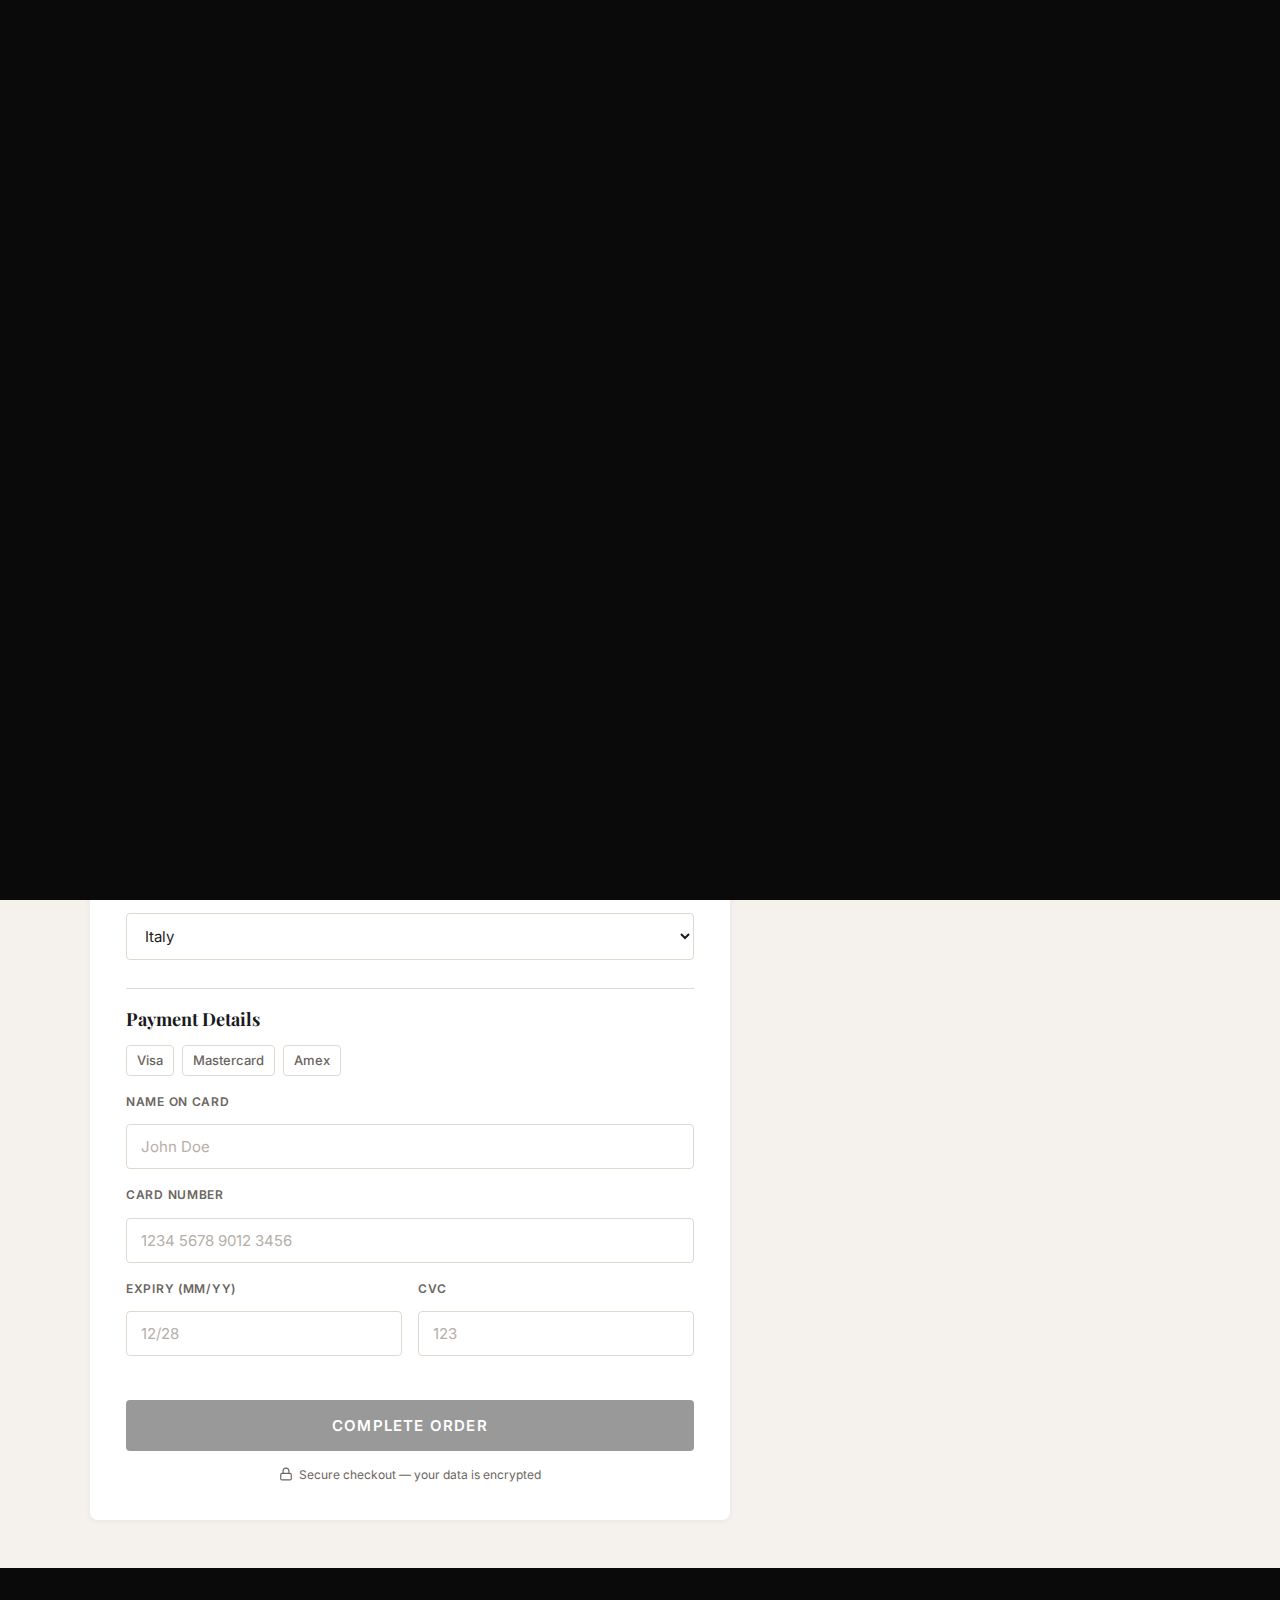
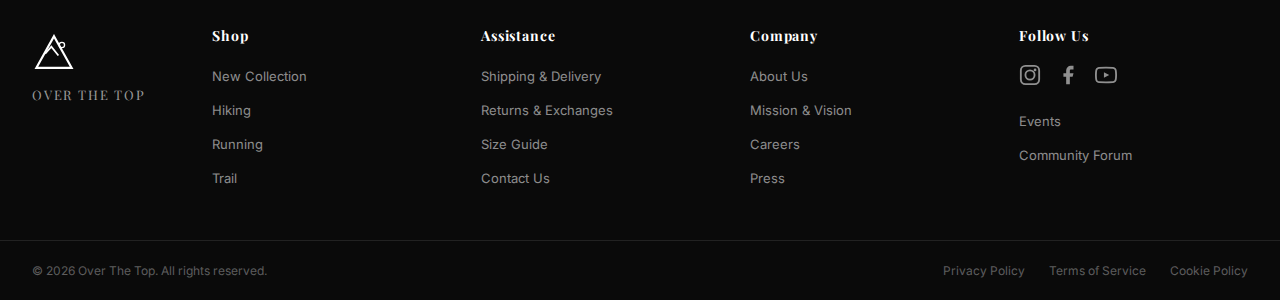
<file: payment.html>
<!DOCTYPE html>
<html lang="en">

<head>
  <meta charset="UTF-8">
  <meta name="viewport" content="width=device-width, initial-scale=1.0">
  <title>Checkout — Over The Top</title>
  <link rel="stylesheet" href="css/style.css">
  <style>
    /* ── Payment Page Styles ──────────────────────────────────── */
    .payment-wrapper {
      margin-top: var(--nav-h);
      min-height: calc(100vh - var(--nav-h));
      background: var(--off-white);
      padding: 48px 32px;
    }

    .payment-layout {
      max-width: 1100px;
      margin: 0 auto;
      display: grid;
      grid-template-columns: 1fr 420px;
      gap: 40px;
      align-items: start;
    }

    /* ── Left: Payment Form ────────────────────────────────────── */
    .payment-form-section {
      background: var(--white);
      border-radius: 8px;
      padding: 36px;
      box-shadow: 0 1px 6px rgba(0, 0, 0, 0.06);
    }

    .payment-form-section h2 {
      font-size: 26px;
      margin-bottom: 8px;
    }

    .payment-form-section p.section-subtitle {
      color: var(--text-muted);
      font-size: 14px;
      margin-bottom: 28px;
    }

    .form-section-title {
      font-family: 'Playfair Display', serif;
      font-size: 18px;
      font-weight: 700;
      margin: 28px 0 16px;
      padding-top: 20px;
      border-top: 1px solid var(--border);
    }

    .form-section-title:first-of-type {
      margin-top: 0;
      padding-top: 0;
      border-top: none;
    }

    .form-row {
      display: grid;
      grid-template-columns: 1fr 1fr;
      gap: 16px;
      margin-bottom: 16px;
    }

    .form-row.full {
      grid-template-columns: 1fr;
    }

    .form-group {
      display: flex;
      flex-direction: column;
    }

    .form-group label {
      font-size: 12px;
      font-weight: 600;
      text-transform: uppercase;
      letter-spacing: 0.06em;
      color: var(--text-muted);
      margin-bottom: 6px;
    }

    .form-group input,
    .form-group select {
      padding: 12px 14px;
      border: 1px solid var(--border);
      border-radius: var(--radius);
      font-size: 15px;
      color: var(--text);
      background: var(--white);
      transition: border-color var(--transition);
    }

    .form-group input:focus,
    .form-group select:focus {
      outline: none;
      border-color: var(--gold);
    }

    .form-group input::placeholder {
      color: #b5afa8;
    }

    .card-icons {
      display: flex;
      gap: 8px;
      margin-bottom: 16px;
    }

    .card-icons span {
      display: inline-block;
      padding: 4px 10px;
      border: 1px solid var(--border);
      border-radius: 4px;
      font-size: 13px;
      font-weight: 500;
      color: var(--text-muted);
    }

    .btn-pay {
      width: 100%;
      padding: 16px;
      background: var(--black);
      color: var(--white);
      font-size: 15px;
      font-weight: 600;
      letter-spacing: 0.08em;
      text-transform: uppercase;
      border: none;
      border-radius: var(--radius);
      cursor: pointer;
      margin-top: 28px;
      transition: background var(--transition);
    }

    .btn-pay:hover {
      background: #2a2a2a;
    }

    .btn-pay:disabled {
      background: #999;
      cursor: not-allowed;
    }

    .secure-note {
      text-align: center;
      margin-top: 14px;
      font-size: 12px;
      color: var(--text-muted);
      display: flex;
      align-items: center;
      justify-content: center;
      gap: 6px;
    }

    /* ── Right: Order Summary ──────────────────────────────────── */
    .order-summary {
      background: var(--white);
      border-radius: 8px;
      padding: 32px;
      box-shadow: 0 1px 6px rgba(0, 0, 0, 0.06);
      position: sticky;
      top: calc(var(--nav-h) + 24px);
    }

    .order-summary h3 {
      font-size: 20px;
      margin-bottom: 24px;
    }

    .order-items {
      max-height: 360px;
      overflow-y: auto;
    }

    .order-item {
      display: flex;
      gap: 14px;
      padding: 14px 0;
      border-bottom: 1px solid var(--border);
    }

    .order-item:last-child {
      border-bottom: none;
    }

    .order-item-img {
      width: 64px;
      height: 64px;
      background: var(--off-white);
      border-radius: var(--radius);
      display: flex;
      align-items: center;
      justify-content: center;
      flex-shrink: 0;
    }

    .order-item-info {
      flex: 1;
      min-width: 0;
    }

    .order-item-name {
      font-weight: 600;
      font-size: 14px;
      margin-bottom: 2px;
    }

    .order-item-meta {
      color: var(--text-muted);
      font-size: 12px;
    }

    .order-item-price {
      font-weight: 600;
      font-size: 14px;
      white-space: nowrap;
      align-self: center;
    }

    .order-divider {
      border: none;
      border-top: 1px solid var(--border);
      margin: 20px 0;
    }

    .order-line {
      display: flex;
      justify-content: space-between;
      font-size: 14px;
      margin-bottom: 10px;
      color: var(--text-muted);
    }

    .order-line.total {
      font-size: 18px;
      font-weight: 700;
      color: var(--text);
      margin-top: 14px;
      padding-top: 14px;
      border-top: 2px solid var(--text);
    }

    .empty-cart-msg {
      text-align: center;
      padding: 40px 20px;
      color: var(--text-muted);
    }

    .empty-cart-msg svg {
      width: 48px;
      height: 48px;
      stroke: var(--border);
      margin-bottom: 16px;
    }

    .empty-cart-msg p {
      margin-bottom: 20px;
    }

    .empty-cart-msg a {
      color: var(--gold-dark);
      font-weight: 600;
      text-decoration: underline;
    }

    /* ── Success Overlay ───────────────────────────────────────── */
    .payment-success-overlay {
      position: fixed;
      inset: 0;
      z-index: 2000;
      background: rgba(0, 0, 0, 0.55);
      display: flex;
      align-items: center;
      justify-content: center;
      opacity: 0;
      pointer-events: none;
      transition: opacity 0.3s;
    }

    .payment-success-overlay.open {
      opacity: 1;
      pointer-events: all;
    }

    .success-box {
      background: var(--white);
      border-radius: 12px;
      padding: 48px 40px;
      text-align: center;
      max-width: 440px;
      width: 90%;
    }

    .success-box .success-icon {
      font-size: 56px;
      margin-bottom: 20px;
    }

    .success-box h2 {
      font-size: 28px;
      margin-bottom: 12px;
    }

    .success-box p {
      color: var(--text-muted);
      margin-bottom: 28px;
      line-height: 1.6;
    }

    .btn-back-home {
      display: inline-block;
      padding: 14px 32px;
      background: var(--black);
      color: var(--white);
      font-size: 14px;
      font-weight: 600;
      letter-spacing: 0.08em;
      text-transform: uppercase;
      border: none;
      border-radius: var(--radius);
      cursor: pointer;
      transition: background var(--transition);
    }

    .btn-back-home:hover {
      background: #2a2a2a;
    }

    /* ── Responsive ────────────────────────────────────────────── */
    @media (max-width: 860px) {
      .payment-layout {
        grid-template-columns: 1fr;
      }

      .order-summary {
        position: static;
        order: -1;
      }
    }

    @media (max-width: 480px) {
      .payment-wrapper {
        padding: 24px 16px;
      }

      .payment-form-section,
      .order-summary {
        padding: 24px 20px;
      }

      .form-row {
        grid-template-columns: 1fr;
      }
    }
  </style>
</head>

<body class="page-body">

  <!-- ══ NAVBAR ══════════════════════════════════════════════ -->
  <header class="navbar" id="navbar">
    <div class="navbar-inner">
      <div class="navbar-left">
        <div class="logo-wrapper">
          <button class="logo" id="logoMenuToggle" aria-label="Menu">
            <svg class="logo-icon" viewBox="0 0 50 40" fill="none" xmlns="http://www.w3.org/2000/svg">
              <path d="M25 2L45 38H5L25 2Z" stroke="white" stroke-width="2.5" fill="none" />
              <path d="M15 22L22 14L30 24" stroke="white" stroke-width="2" fill="none" />
              <circle cx="34" cy="12" r="3" stroke="white" stroke-width="1.5" fill="none" />
            </svg>
            <span class="logo-text">Over The Top</span>
          </button>
          <div class="logo-dropdown" id="logoDropdown">
            <a href="index.html"><svg width="16" height="16" viewBox="0 0 24 24" fill="none" stroke="currentColor" stroke-width="2"><path d="M3 9l9-7 9 7v11a2 2 0 01-2 2H5a2 2 0 01-2-2z"/><polyline points="9 22 9 12 15 12 15 22"/></svg> Home</a>
            <a href="account.html" data-action="login"><svg width="16" height="16" viewBox="0 0 24 24" fill="none" stroke="currentColor" stroke-width="2"><path d="M15 3h4a2 2 0 012 2v14a2 2 0 01-2 2h-4"/><polyline points="10 17 15 12 10 7"/><line x1="15" y1="12" x2="3" y2="12"/></svg> Login</a>
            <a href="account.html" data-action="register"><svg width="16" height="16" viewBox="0 0 24 24" fill="none" stroke="currentColor" stroke-width="2"><path d="M16 21v-2a4 4 0 00-4-4H5a4 4 0 00-4-4v2"/><circle cx="8.5" cy="7" r="4"/><line x1="20" y1="8" x2="20" y2="14"/><line x1="23" y1="11" x2="17" y2="11"/></svg> Create Account</a>
            <a href="account.html" data-action="delete" class="logo-dropdown-danger"><svg width="16" height="16" viewBox="0 0 24 24" fill="none" stroke="currentColor" stroke-width="2"><polyline points="3 6 5 6 21 6"/><path d="M19 6v14a2 2 0 01-2 2H7a2 2 0 01-2-2V6m3 0V4a2 2 0 012-2h4a2 2 0 012 2v2"/></svg> Delete Account</a>
          </div>
        </div>
        <nav class="nav-categories">
          <a href="newCollection.html">New Collection</a>
          <a href="hiking.html">Hiking</a>
          <a href="running.html">Running</a>
          <a href="trail.html">Trail</a>
        </nav>
      </div>
      <div class="navbar-right">
        <nav class="nav-links">
          <a href="index.html">Home</a>
          <a href="about.html">About</a>
          <a href="contact.html">Contact</a>
        </nav>
        <div class="nav-actions">
          <button class="ambient-btn" id="ambientBtn" aria-label="Toggle ambient mode">
            <svg width="16" height="16" viewBox="0 0 24 24" fill="none" stroke="currentColor" stroke-width="2"
              stroke-linecap="round">
              <path d="M9.59 4.59A2 2 0 1111 8H2" />
              <path d="M12.59 19.41A2 2 0 1014 16H2" />
              <path d="M17.73 7.73A2.5 2.5 0 1119.5 12H2" />
            </svg>
            <span>Ambient</span>
          </button>
          <button class="cart-btn" aria-label="Cart">
            <svg width="20" height="20" viewBox="0 0 24 24" fill="none" stroke="currentColor" stroke-width="2"
              stroke-linecap="round">
              <path d="M6 2L3 6v14a2 2 0 002 2h14a2 2 0 002-2V6l-3-4z" />
              <line x1="3" y1="6" x2="21" y2="6" />
              <path d="M16 10a4 4 0 01-8 0" />
            </svg>
            <span class="cart-count" id="cartCount">0</span>
          </button>
        </div>
      </div>
      <button class="hamburger" id="hamburger" aria-label="Menu">
        <span></span><span></span><span></span>
      </button>
    </div>
    <nav class="mobile-menu" id="mobileMenu">
      <a href="index.html">Home</a>
      <a href="newCollection.html">New Collection</a>
      <a href="hiking.html">Hiking</a>
      <a href="running.html">Running</a>
      <a href="trail.html">Trail</a>
      <a href="about.html">About</a>
      <a href="contact.html">Contact</a>
    </nav>
  </header>

  <!-- ══ PAYMENT PAGE ═══════════════════════════════════════ -->
  <div class="payment-wrapper">
    <div class="payment-layout">

      <!-- LEFT: Payment Form -->
      <div class="payment-form-section">
        <h2>Checkout</h2>
        <p class="section-subtitle">Complete your order by filling in your details below.</p>

        <form id="paymentForm" novalidate>
          <h4 class="form-section-title" style="margin-top:0;padding-top:0;border-top:none;">Contact Information</h4>
          <div class="form-row">
            <div class="form-group">
              <label for="firstName">First Name</label>
              <input type="text" id="firstName" placeholder="John" required>
            </div>
            <div class="form-group">
              <label for="lastName">Last Name</label>
              <input type="text" id="lastName" placeholder="Doe" required>
            </div>
          </div>
          <div class="form-row full">
            <div class="form-group">
              <label for="email">Email</label>
              <input type="email" id="email" placeholder="john@example.com" required>
            </div>
          </div>
          <div class="form-row full">
            <div class="form-group">
              <label for="phone">Phone</label>
              <input type="tel" id="phone" placeholder="+39 123 456 7890">
            </div>
          </div>

          <h4 class="form-section-title">Shipping Address</h4>
          <div class="form-row full">
            <div class="form-group">
              <label for="address">Street Address</label>
              <input type="text" id="address" placeholder="Via Roma 1" required>
            </div>
          </div>
          <div class="form-row">
            <div class="form-group">
              <label for="city">City</label>
              <input type="text" id="city" placeholder="Milan" required>
            </div>
            <div class="form-group">
              <label for="zip">Postal Code</label>
              <input type="text" id="zip" placeholder="20100" required>
            </div>
          </div>
          <div class="form-row full">
            <div class="form-group">
              <label for="country">Country</label>
              <select id="country" required>
                <option value="">Select country</option>
                <option value="IT" selected>Italy</option>
                <option value="FR">France</option>
                <option value="DE">Germany</option>
                <option value="ES">Spain</option>
                <option value="AT">Austria</option>
                <option value="CH">Switzerland</option>
                <option value="GB">United Kingdom</option>
                <option value="US">United States</option>
                <option value="OTHER">Other</option>
              </select>
            </div>
          </div>

          <h4 class="form-section-title">Payment Details</h4>
          <div class="card-icons">
            <span>Visa</span>
            <span>Mastercard</span>
            <span>Amex</span>
          </div>
          <div class="form-row full">
            <div class="form-group">
              <label for="cardName">Name on Card</label>
              <input type="text" id="cardName" placeholder="John Doe" required>
            </div>
          </div>
          <div class="form-row full">
            <div class="form-group">
              <label for="cardNumber">Card Number</label>
              <input type="text" id="cardNumber" placeholder="1234 5678 9012 3456" maxlength="19" required
                inputmode="numeric">
            </div>
          </div>
          <div class="form-row">
            <div class="form-group">
              <label for="expiry">Expiry (MM/YY)</label>
              <input type="text" id="expiry" placeholder="12/28" maxlength="5" required>
            </div>
            <div class="form-group">
              <label for="cvc">CVC</label>
              <input type="text" id="cvc" placeholder="123" maxlength="4" required inputmode="numeric">
            </div>
          </div>

          <button type="submit" class="btn-pay" id="btnPay">Complete Order</button>
          <p class="secure-note">
            <svg width="14" height="14" viewBox="0 0 24 24" fill="none" stroke="currentColor" stroke-width="2">
              <rect x="3" y="11" width="18" height="11" rx="2" ry="2" />
              <path d="M7 11V7a5 5 0 0110 0v4" />
            </svg>
            Secure checkout — your data is encrypted
          </p>
        </form>
      </div>

      <!-- RIGHT: Order Summary -->
      <div class="order-summary">
        <h3>Order Summary</h3>
        <div class="order-items" id="orderItems">
          <!-- Populated by JS -->
        </div>
        <hr class="order-divider">
        <div class="order-line">
          <span>Subtotal</span>
          <span id="summarySubtotal">€0</span>
        </div>
        <div class="order-line">
          <span>Shipping</span>
          <span id="summaryShipping">Calculated</span>
        </div>
        <div class="order-line total">
          <span>Total</span>
          <span id="summaryTotal">€0</span>
        </div>
      </div>

    </div>
  </div>

  <!-- ══ PAYMENT SUCCESS OVERLAY ═══════════════════════════ -->
  <div class="payment-success-overlay" id="paymentSuccess">
    <div class="success-box">
      <div class="success-icon">🎉</div>
      <h2>Order Confirmed!</h2>
      <p>Thank you for your purchase. You'll receive a confirmation email shortly with tracking details.</p>
      <button class="btn-back-home" id="btnBackHome">Continue Shopping</button>
    </div>
  </div>

  <!-- ══ FOOTER ════════════════════════════════════════════════ -->
  <footer class="footer">
    <div class="footer-inner">
      <div class="footer-logo">
        <svg class="logo-icon" viewBox="0 0 50 40" fill="none" xmlns="http://www.w3.org/2000/svg">
          <path d="M25 2L45 38H5L25 2Z" stroke="white" stroke-width="2.5" fill="none" />
          <path d="M15 22L22 14L30 24" stroke="white" stroke-width="2" fill="none" />
          <circle cx="34" cy="12" r="3" stroke="white" stroke-width="1.5" fill="none" />
        </svg>
        <p class="footer-logo-text">Over The Top</p>
      </div>
      <div class="footer-columns">
        <div class="footer-col">
          <h3>Shop</h3>
          <ul>
            <li><a href="newCollection.html">New Collection</a></li>
            <li><a href="hiking.html">Hiking</a></li>
            <li><a href="running.html">Running</a></li>
            <li><a href="trail.html">Trail</a></li>
          </ul>
        </div>
        <div class="footer-col">
          <h3>Assistance</h3>
          <ul>
            <li><a href="#">Shipping & Delivery</a></li>
            <li><a href="#">Returns & Exchanges</a></li>
            <li><a href="#">Size Guide</a></li>
            <li><a href="contact.html">Contact Us</a></li>
          </ul>
        </div>
        <div class="footer-col">
          <h3>Company</h3>
          <ul>
            <li><a href="about.html">About Us</a></li>
            <li><a href="#">Mission & Vision</a></li>
            <li><a href="#">Careers</a></li>
            <li><a href="#">Press</a></li>
          </ul>
        </div>
        <div class="footer-col">
          <h3>Follow Us</h3>
          <div class="social-icons">
            <a href="#" aria-label="Instagram">
              <svg width="22" height="22" viewBox="0 0 24 24" fill="none" stroke="currentColor" stroke-width="2"
                stroke-linecap="round">
                <rect x="2" y="2" width="20" height="20" rx="5" />
                <circle cx="12" cy="12" r="5" />
                <circle cx="17.5" cy="6.5" r="1.5" fill="currentColor" stroke="none" />
              </svg>
            </a>
            <a href="#" aria-label="Facebook">
              <svg width="22" height="22" viewBox="0 0 24 24" fill="currentColor">
                <path d="M18 2h-3a5 5 0 00-5 5v3H7v4h3v8h4v-8h3l1-4h-4V7a1 1 0 011-1h3z" />
              </svg>
            </a>
            <a href="#" aria-label="YouTube">
              <svg width="22" height="22" viewBox="0 0 24 24" fill="none" stroke="currentColor" stroke-width="2"
                stroke-linecap="round">
                <path
                  d="M22.54 6.42a2.78 2.78 0 00-1.94-2C18.88 4 12 4 12 4s-6.88 0-8.6.46a2.78 2.78 0 00-1.94 2A29 29 0 001 12a29 29 0 00.46 5.58A2.78 2.78 0 003.4 19.6C5.12 20 12 20 12 20s6.88 0 8.6-.46a2.78 2.78 0 001.94-2A29 29 0 0023 12a29 29 0 00-.46-5.58z" />
                <polygon points="9.75 15.02 15.5 12 9.75 8.98 9.75 15.02" fill="currentColor" stroke="none" />
              </svg>
            </a>
          </div>
          <ul>
            <li><a href="#">Events</a></li>
            <li><a href="#">Community Forum</a></li>
          </ul>
        </div>
      </div>
    </div>
    <div class="footer-bottom">
      <div class="footer-bottom-inner">
        <p>&copy; 2026 Over The Top. All rights reserved.</p>
        <p>Privacy Policy</p>
        <p>Terms of Service</p>
        <p>Cookie Policy</p>
      </div>
    </div>
  </footer>

  <script src="js/app.js"></script>
  <script>
    /* ── Render order summary (payment-page specific) ─────────── */
    function renderOrderSummary() {
      const container = document.getElementById('orderItems');
      const cart = getCart();

      if (cart.length === 0) {
        container.innerHTML = `
          <div class="empty-cart-msg">
            <svg viewBox="0 0 24 24" fill="none" stroke="currentColor" stroke-width="1.5">
              <path d="M6 2L3 6v14a2 2 0 002 2h14a2 2 0 002-2V6l-3-4z"/>
              <line x1="3" y1="6" x2="21" y2="6"/>
              <path d="M16 10a4 4 0 01-8 0"/>
            </svg>
            <p>Your cart is empty</p>
            <a href="index.html">← Back to shop</a>
          </div>`;
        document.getElementById('btnPay').disabled = true;
        document.querySelector('.order-divider').style.display = 'none';
        document.querySelectorAll('.order-line').forEach(el => el.style.display = 'none');
        return;
      }

      container.innerHTML = cart.map(item => `
        <div class="order-item">
          <div class="order-item-img" style="width:48px;height:48px;border-radius:4px;overflow:hidden;background:#1a1a1a;display:flex;align-items:center;justify-content:center;flex-shrink:0;">
            ${item.image ? `<img src="${item.image}" alt="${escapeHtml(item.name)}" style="width:100%;height:100%;object-fit:cover;"/>` : `<svg viewBox="0 0 100 60" fill="none" xmlns="http://www.w3.org/2000/svg" width="48" height="32">
              <path d="M5 45 Q20 20 50 18 Q70 16 90 28 L92 40 Q80 48 60 46 L10 48 Z" stroke="#c8a882" stroke-width="2" fill="none"/>
              <path d="M20 40 Q40 22 65 22" stroke="#c8a882" stroke-width="1.5" fill="none" opacity="0.5"/>
            </svg>`}
          </div>
          <div class="order-item-info">
            <p class="order-item-name">${escapeHtml(item.name)}</p>
            <p class="order-item-meta">${escapeHtml(item.category)} · Size ${escapeHtml(String(item.size))} · Qty ${item.qty}</p>
          </div>
          <span class="order-item-price">€${(item.price * item.qty).toFixed(0)}</span>
        </div>
      `).join('');

      const subtotal = getTotal();
      const shipping = subtotal >= 100 ? 0 : 9;
      const total = subtotal + shipping;

      document.getElementById('summarySubtotal').textContent = `€${subtotal.toFixed(0)}`;
      document.getElementById('summaryShipping').textContent = shipping === 0 ? 'Free' : `€${shipping}`;
      document.getElementById('summaryTotal').textContent = `€${total.toFixed(0)}`;
    }

    /* ── HTML escaping to prevent XSS ─────────────────────────── */
    function escapeHtml(str) {
      const div = document.createElement('div');
      div.appendChild(document.createTextNode(str));
      return div.innerHTML;
    }

    /* ── Card number formatting (auto spaces) ─────────────────── */
    document.getElementById('cardNumber').addEventListener('input', function () {
      let v = this.value.replace(/\D/g, '').substring(0, 16);
      this.value = v.replace(/(.{4})/g, '$1 ').trim();
    });

    /* ── Expiry formatting (auto slash) ───────────────────────── */
    document.getElementById('expiry').addEventListener('input', function () {
      let v = this.value.replace(/\D/g, '').substring(0, 4);
      if (v.length >= 3) v = v.substring(0, 2) + '/' + v.substring(2);
      this.value = v;
    });

    /* ── CVC: digits only ─────────────────────────────────────── */
    document.getElementById('cvc').addEventListener('input', function () {
      this.value = this.value.replace(/\D/g, '').substring(0, 4);
    });

    /* ── Form submit ──────────────────────────────────────────── */
    document.getElementById('paymentForm').addEventListener('submit', function (e) {
      e.preventDefault();

      if (getCart().length === 0) return;

      // Basic validation — check all required fields are filled
      const required = this.querySelectorAll('[required]');
      let valid = true;
      required.forEach(input => {
        if (!input.value.trim()) {
          input.style.borderColor = '#c44';
          valid = false;
        } else {
          input.style.borderColor = '';
        }
      });
      if (!valid) return;

      // Simulate payment
      const btn = document.getElementById('btnPay');
      btn.disabled = true;
      btn.textContent = 'Processing…';

      setTimeout(() => {
        // Save order to history
        const cart = getCart();
        const subtotal = getTotal();
        const shipping = subtotal >= 100 ? 0 : 9;
        const order = {
          id: 'OTT-' + Date.now().toString(36).toUpperCase(),
          date: new Date().toLocaleDateString('en-GB', { day: 'numeric', month: 'long', year: 'numeric' }),
          items: cart.map(i => ({ name: i.name, category: i.category, size: i.size, qty: i.qty, price: i.price, image: i.image || '' })),
          subtotal: subtotal,
          shipping: shipping,
          total: subtotal + shipping
        };

        // Use shared functions from app.js
        saveOrder(order);
        addPoints(order.total);

        // Clear cart and show success
        saveCart([]);
        updateCartUI();
        document.getElementById('paymentSuccess').classList.add('open');
      }, 1500);
    });

    /* ── Success: back to home ────────────────────────────────── */
    document.getElementById('btnBackHome').addEventListener('click', function () {
      window.location.href = 'index.html';
    });

    /* ── Init ─────────────────────────────────────────────────── */
    renderOrderSummary();
  </script>
</body>

</html>
</file>
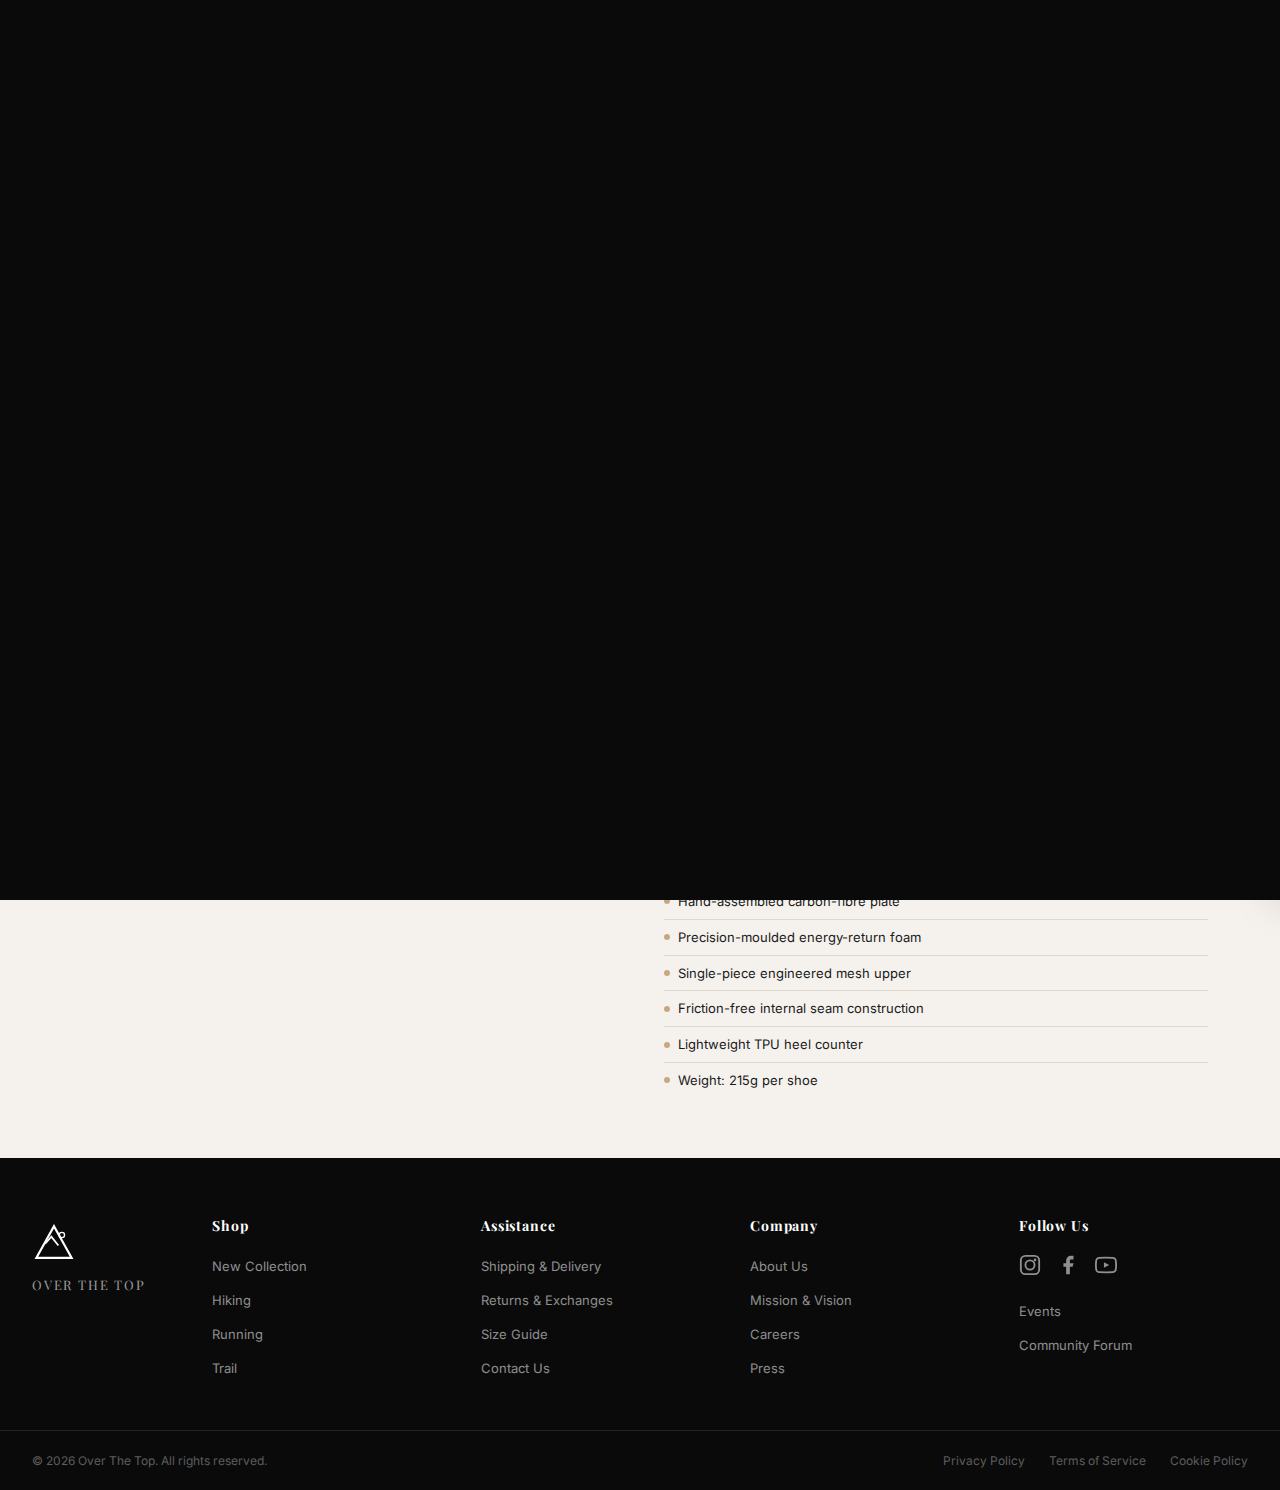
<file: product-marathon-elite.html>
<!DOCTYPE html>
<html lang="en">
<head>
  <meta charset="UTF-8">
  <meta name="viewport" content="width=device-width, initial-scale=1.0">
  <title>Marathon Elite — Over The Top</title>
  <link rel="stylesheet" href="css/style.css">
  <style>
    .pdp-wrapper{margin-top:var(--nav-h);background:var(--off-white);min-height:calc(100vh - var(--nav-h))}
    .pdp-breadcrumb{max-width:1200px;margin:0 auto;padding:18px 32px 0;font-size:13px;color:var(--text-muted)}
    .pdp-breadcrumb a{color:var(--text-muted);text-decoration:none;transition:color .2s}
    .pdp-breadcrumb a:hover{color:var(--text)}
    .pdp-breadcrumb span{margin:0 6px;opacity:.5}
    .pdp-inner{max-width:1200px;margin:0 auto;padding:24px 32px 60px;display:grid;grid-template-columns:1fr 1fr;gap:48px;align-items:start}
    .pdp-gallery{position:sticky;top:calc(var(--nav-h) + 24px)}
    .pdp-main-img{width:100%;aspect-ratio:1/1;background:var(--white);border-radius:8px;overflow:hidden;margin-bottom:12px;box-shadow:0 2px 12px rgba(0,0,0,.06)}
    .pdp-main-img img{width:100%;height:100%;object-fit:cover;transition:opacity .3s}
    .pdp-thumbs{display:grid;grid-template-columns:repeat(4,1fr);gap:10px}
    .pdp-thumb{aspect-ratio:1/1;background:var(--white);border-radius:6px;overflow:hidden;cursor:pointer;border:2px solid transparent;transition:border-color .2s;box-shadow:0 1px 4px rgba(0,0,0,.04)}
    .pdp-thumb:hover,.pdp-thumb.active{border-color:var(--gold)}
    .pdp-thumb img{width:100%;height:100%;object-fit:cover}
    .pdp-info{padding-top:8px}
    .pdp-category{font-size:11px;font-weight:700;letter-spacing:.2em;text-transform:uppercase;color:var(--gold-dark);margin-bottom:8px}
    .pdp-name{font-size:34px;font-weight:700;margin-bottom:6px}
    .pdp-price{font-size:26px;font-weight:700;margin-bottom:24px}
    .pdp-divider{height:1px;background:var(--border);margin:24px 0}
    .pdp-desc-title{font-size:14px;font-weight:700;text-transform:uppercase;letter-spacing:.08em;margin-bottom:12px}
    .pdp-desc{font-size:15px;line-height:1.75;color:var(--text-muted);margin-bottom:0}
    .pdp-features{list-style:none;padding:0;margin:20px 0 0}
    .pdp-features li{font-size:13px;color:var(--text);padding:7px 0;border-bottom:1px solid var(--border);display:flex;align-items:center;gap:8px}
    .pdp-features li:last-child{border-bottom:none}
    .pdp-features li::before{content:'';width:6px;height:6px;border-radius:50%;background:var(--gold);flex-shrink:0}
    .pdp-size-row{display:flex;align-items:center;gap:16px;margin-bottom:20px}
    .pdp-size-label{font-size:13px;font-weight:600}
    .pdp-size-select{border:1.5px solid var(--border);border-radius:var(--radius);padding:10px 16px;font-size:14px;font-weight:500;color:var(--text);background:var(--white);outline:none;cursor:pointer;min-width:80px}
    .pdp-size-select:focus{border-color:var(--black)}
    .pdp-actions{display:flex;gap:12px;margin-bottom:16px}
    .pdp-btn-cart{flex:1;padding:16px;background:var(--black);color:var(--white);font-size:13px;font-weight:700;letter-spacing:.1em;text-transform:uppercase;border-radius:var(--radius);border:none;cursor:pointer;transition:background .2s}
    .pdp-btn-cart:hover{background:#2a2a2a}
    .pdp-btn-cart.added{background:var(--gold-dark)}
    .pdp-btn-wish{width:52px;height:52px;display:flex;align-items:center;justify-content:center;background:var(--white);border:1.5px solid var(--border);border-radius:var(--radius);cursor:pointer;transition:border-color .2s,color .2s;color:var(--text-muted)}
    .pdp-btn-wish:hover,.pdp-btn-wish.wished{color:#d44;border-color:#d44}
    .pdp-back{display:inline-flex;align-items:center;gap:8px;font-size:13px;font-weight:600;color:var(--text-muted);text-decoration:none;margin-top:12px;transition:color .2s}
    .pdp-back:hover{color:var(--text)}
    .pdp-back svg{transition:transform .2s}
    .pdp-back:hover svg{transform:translateX(-3px)}
    @media(max-width:860px){.pdp-inner{grid-template-columns:1fr;gap:28px}.pdp-gallery{position:static}}
    @media(max-width:480px){.pdp-inner{padding:16px 16px 40px}.pdp-name{font-size:26px}.pdp-price{font-size:22px}}
  </style>
</head>
<body class="page-body">
  <header class="navbar" id="navbar">
    <div class="navbar-inner">
      <div class="navbar-left">
        <div class="logo-wrapper">
          <button class="logo" id="logoMenuToggle" aria-label="Menu"><svg class="logo-icon" viewBox="0 0 50 40" fill="none"><path d="M25 2L45 38H5L25 2Z" stroke="white" stroke-width="2.5" fill="none"/><path d="M15 22L22 14L30 24" stroke="white" stroke-width="2" fill="none"/><circle cx="34" cy="12" r="3" stroke="white" stroke-width="1.5" fill="none"/></svg><span class="logo-text">Over The Top</span></button>
          <div class="logo-dropdown" id="logoDropdown">
            <a href="index.html"><svg width="16" height="16" viewBox="0 0 24 24" fill="none" stroke="currentColor" stroke-width="2"><path d="M3 9l9-7 9 7v11a2 2 0 01-2 2H5a2 2 0 01-2-2z"/><polyline points="9 22 9 12 15 12 15 22"/></svg> Home</a>
            <a href="account.html" data-action="login"><svg width="16" height="16" viewBox="0 0 24 24" fill="none" stroke="currentColor" stroke-width="2"><path d="M15 3h4a2 2 0 012 2v14a2 2 0 01-2 2h-4"/><polyline points="10 17 15 12 10 7"/><line x1="15" y1="12" x2="3" y2="12"/></svg> Login</a>
            <a href="account.html" data-action="register"><svg width="16" height="16" viewBox="0 0 24 24" fill="none" stroke="currentColor" stroke-width="2"><path d="M16 21v-2a4 4 0 00-4-4H5a4 4 0 00-4-4v2"/><circle cx="8.5" cy="7" r="4"/><line x1="20" y1="8" x2="20" y2="14"/><line x1="23" y1="11" x2="17" y2="11"/></svg> Create Account</a>
            <a href="account.html" data-action="delete" class="logo-dropdown-danger"><svg width="16" height="16" viewBox="0 0 24 24" fill="none" stroke="currentColor" stroke-width="2"><polyline points="3 6 5 6 21 6"/><path d="M19 6v14a2 2 0 01-2 2H7a2 2 0 01-2-2V6m3 0V4a2 2 0 012-2h4a2 2 0 012 2v2"/></svg> Delete Account</a>
          </div>
        </div>
        <nav class="nav-categories">
          <a href="newCollection.html">New Collection</a>
          <div class="cat-dropdown-wrap">
            <button class="cat-dropdown-btn" aria-expanded="false" aria-label="Categories">
              Categories
              <svg width="10" height="10" viewBox="0 0 24 24" fill="none" stroke="currentColor" stroke-width="2.5"><polyline points="6 9 12 15 18 9"/></svg>
            </button>
            <div class="cat-radial">
              <!-- Orbit ring -->
              <div class="cat-orbit-ring"></div>
              <!-- Center hub -->
              <div class="cat-hub">
                <svg width="22" height="22" viewBox="0 0 24 24" fill="none" stroke="currentColor" stroke-width="1.5"><path d="M12 2L2 7l10 5 10-5-10-5z"/><path d="M2 17l10 5 10-5"/><path d="M2 12l10 5 10-5"/></svg>
              </div>
              <!-- Connector lines -->
              <div class="cat-connector" style="transform: rotate(-90deg) translateX(-0.5px);"></div>
              <div class="cat-connector" style="transform: rotate(30deg) translateX(-0.5px);"></div>
              <div class="cat-connector" style="transform: rotate(150deg) translateX(-0.5px);"></div>
              <!-- Category items positioned in a circle -->
              <div class="cat-item" style="top: 15%; left: 50%;">
                <a href="hiking.html">
                  <svg class="cat-item-icon" viewBox="0 0 24 24" fill="none" stroke="currentColor" stroke-width="1.5" stroke-linecap="round"><path d="M3 20l5-8 4 5 3-4 6 7"/><circle cx="18" cy="6" r="3"/></svg>
                  <span class="cat-item-label">Hiking</span>
                </a>
              </div>
              <div class="cat-item" style="top: 75%; left: 19%;">
                <a href="running.html">
                  <svg class="cat-item-icon" viewBox="0 0 24 24" fill="none" stroke="currentColor" stroke-width="1.5" stroke-linecap="round"><path d="M13 4v16"/><path d="M17 4v16"/><path d="M19 4H9.5a4.5 4.5 0 000 9H13"/><circle cx="9.5" cy="8.5" r="0" fill="currentColor"/><path d="M5 20l4-4 4 4 4-4 4 4"/></svg>
                  <span class="cat-item-label">Running</span>
                </a>
              </div>
              <div class="cat-item" style="top: 75%; left: 81%;">
                <a href="trail.html">
                  <svg class="cat-item-icon" viewBox="0 0 24 24" fill="none" stroke="currentColor" stroke-width="1.5" stroke-linecap="round"><path d="M12 22V8"/><path d="M12 8C12 4 17 2 17 2s-1 4-1 6"/><path d="M12 8C12 4 7 2 7 2s1 4 1 6"/><path d="M12 14c-3 0-5 2-7 2"/><path d="M12 14c3 0 5 2 7 2"/></svg>
                  <span class="cat-item-label">Trail</span>
                </a>
              </div>
              <!-- Floating particles -->
              <div class="cat-particle" style="top:20%;left:25%;animation-delay:0s;"></div>
              <div class="cat-particle" style="top:30%;left:75%;animation-delay:0.8s;"></div>
              <div class="cat-particle" style="top:70%;left:50%;animation-delay:1.6s;"></div>
              <div class="cat-particle" style="top:60%;left:15%;animation-delay:2.2s;"></div>
              <div class="cat-particle" style="top:45%;left:85%;animation-delay:0.4s;"></div>
            </div>
          </div>
          <a href="shoe-finder.html" class="nav-new-badge">Altitude Lab<span class="badge-new">NEW</span></a>
          <a href="customize.html" class="nav-new-badge">Shoe Studio<span class="badge-new">NEW</span></a>
          <a href="compare.html">Compare</a>
        </nav>
        <div class="cat-backdrop"></div>
      </div>
      <div class="navbar-right">
        <nav class="nav-links"><a href="index.html">Home</a><a href="about.html">About</a><a href="contact.html">Contact</a></nav>
        <div class="nav-actions">
          <button class="ambient-btn" id="ambientBtn" aria-label="Toggle ambient mode"><svg width="16" height="16" viewBox="0 0 24 24" fill="none" stroke="currentColor" stroke-width="2" stroke-linecap="round"><path d="M9.59 4.59A2 2 0 1111 8H2"/><path d="M12.59 19.41A2 2 0 1014 16H2"/><path d="M17.73 7.73A2.5 2.5 0 1119.5 12H2"/></svg><span>Ambient</span></button>
          <button class="cart-btn" aria-label="Cart"><svg width="20" height="20" viewBox="0 0 24 24" fill="none" stroke="currentColor" stroke-width="2" stroke-linecap="round"><path d="M6 2L3 6v14a2 2 0 002 2h14a2 2 0 002-2V6l-3-4z"/><line x1="3" y1="6" x2="21" y2="6"/><path d="M16 10a4 4 0 01-8 0"/></svg><span class="cart-count" id="cartCount">0</span></button>
        </div>
      </div>
      <button class="hamburger" id="hamburger"><span></span><span></span><span></span></button>
    </div>
    <nav class="mobile-menu" id="mobileMenu">
      <a href="index.html">Home</a>
      <a href="newCollection.html">New Collection</a>
      <div class="mobile-cat-group">
        <div class="mobile-cat-header">
          Categories
          <svg viewBox="0 0 24 24" fill="none" stroke="currentColor" stroke-width="2"><polyline points="6 9 12 15 18 9"/></svg>
        </div>
        <div class="mobile-cat-sub">
          <a href="hiking.html"><svg viewBox="0 0 24 24" fill="none" stroke="currentColor" stroke-width="1.5"><path d="M3 20l5-8 4 5 3-4 6 7"/><circle cx="18" cy="6" r="3"/></svg> Hiking</a>
          <a href="running.html"><svg viewBox="0 0 24 24" fill="none" stroke="currentColor" stroke-width="1.5"><path d="M5 20l4-4 4 4 4-4 4 4"/></svg> Running</a>
          <a href="trail.html"><svg viewBox="0 0 24 24" fill="none" stroke="currentColor" stroke-width="1.5"><path d="M12 22V8"/><path d="M12 8C12 4 17 2 17 2s-1 4-1 6"/><path d="M12 8C12 4 7 2 7 2s1 4 1 6"/></svg> Trail</a>
        </div>
      </div>
      <a href="about.html">About</a>
      <a href="contact.html">Contact</a>
      <a href="compare.html">Compare</a>
      <a href="shoe-finder.html" class="nav-new-badge">Altitude Lab<span class="badge-new">NEW</span></a>
      <a href="customize.html" class="nav-new-badge">Shoe Studio<span class="badge-new">NEW</span></a>
    </nav>
  </header>

  <div class="pdp-wrapper">
    <div class="pdp-breadcrumb"><a href="index.html">Home</a><span>/</span><a href="running.html">Running</a><span>/</span>Marathon Elite</div>
    <div class="pdp-inner">
      <div class="pdp-gallery">
        <div class="pdp-main-img"><img id="mainImg" src="images/04_RUNNING_Marathon_Elite_01_Hero.png" alt="Marathon Elite — front view" /></div>
        <div class="pdp-thumbs">
          <div class="pdp-thumb active" onclick="changeImg(this,'images/04_RUNNING_Marathon_Elite_01_Hero.png')"><img src="images/04_RUNNING_Marathon_Elite_01_Hero.png" alt="Front view" /></div>
          <div class="pdp-thumb" onclick="changeImg(this,'images/04_RUNNING_Marathon_Elite_02_Side.png')"><img src="images/04_RUNNING_Marathon_Elite_02_Side.png" alt="Side view" /></div>
          <div class="pdp-thumb" onclick="changeImg(this,'images/04_RUNNING_Marathon_Elite_03_Sole.png')"><img src="images/04_RUNNING_Marathon_Elite_03_Sole.png" alt="Back view" /></div>
          <div class="pdp-thumb" onclick="changeImg(this,'images/04_RUNNING_Marathon_Elite_04_Lifestyle.png')"><img src="images/04_RUNNING_Marathon_Elite_04_Lifestyle.png" alt="Detail view" /></div>
        </div>
      </div>
      <div class="pdp-info">
        <div class="pdp-category">RUNNING</div>
        <h1 class="pdp-name">Marathon Elite</h1>
        <div class="pdp-price">€145</div>
        <div class="pdp-size-row">
          <span class="pdp-size-label">Size (EU)</span>
          <select class="pdp-size-select" id="pdpSize"><option>38</option><option>39</option><option>40</option><option selected>41</option><option>42</option><option>43</option><option>44</option><option>45</option></select>
        </div>
        <div class="pdp-actions">
          <button class="pdp-btn-cart" id="pdpAddCart">Add to Cart</button>
          <button class="pdp-btn-wish" id="pdpWish" aria-label="Add to wishlist"><svg width="22" height="22" viewBox="0 0 24 24" fill="none" stroke="currentColor" stroke-width="2"><path d="M20.84 4.61a5.5 5.5 0 00-7.78 0L12 5.67l-1.06-1.06a5.5 5.5 0 00-7.78 7.78L12 21.23l8.84-8.84a5.5 5.5 0 000-7.78z"/></svg></button>
        </div>
        <a href="running.html" class="pdp-back"><svg width="18" height="18" viewBox="0 0 24 24" fill="none" stroke="currentColor" stroke-width="2"><line x1="19" y1="12" x2="5" y2="12"/><polyline points="12 19 5 12 12 5"/></svg> Back to Running Collection</a>
        <div class="pdp-divider"></div>
        <h3 class="pdp-desc-title">Crafted by Master Artisans</h3>
        <p class="pdp-desc">The Marathon Elite is where our artisans' passion for perfection meets the science of speed. Each shoe is assembled by hand in our performance workshop, where master craftsmen with decades of experience carefully layer the carbon-fibre plate between precision-moulded energy-return foam. The breathable mesh upper is hand-cut from a single piece of engineered textile, then stitched using specialized curved needles that reduce internal seam friction to near zero.</p>
        <p class="pdp-desc" style="margin-top:14px;">This is a shoe that our artisans personally test on mountain roads before it ever reaches your feet. Every gram has been considered, every curve refined — the Marathon Elite is built to win.</p>
        <ul class="pdp-features">
          <li>Hand-assembled carbon-fibre plate</li>
          <li>Precision-moulded energy-return foam</li>
          <li>Single-piece engineered mesh upper</li>
          <li>Friction-free internal seam construction</li>
          <li>Lightweight TPU heel counter</li>
          <li>Weight: 215g per shoe</li>
        </ul>
      </div>
    </div>
  </div>

  <footer class="footer">
    <div class="footer-inner">
      <div class="footer-logo"><svg class="logo-icon" viewBox="0 0 50 40" fill="none"><path d="M25 2L45 38H5L25 2Z" stroke="white" stroke-width="2.5" fill="none"/><path d="M15 22L22 14L30 24" stroke="white" stroke-width="2" fill="none"/><circle cx="34" cy="12" r="3" stroke="white" stroke-width="1.5" fill="none"/></svg><p class="footer-logo-text">Over The Top</p></div>
      <div class="footer-columns">
        <div class="footer-col"><h3>Shop</h3><ul><li><a href="newCollection.html">New Collection</a></li><li><a href="hiking.html">Hiking</a></li><li><a href="running.html">Running</a></li><li><a href="trail.html">Trail</a></li></ul></div>
        <div class="footer-col"><h3>Assistance</h3><ul><li><a href="#">Shipping &amp; Delivery</a></li><li><a href="#">Returns &amp; Exchanges</a></li><li><a href="#">Size Guide</a></li><li><a href="contact.html">Contact Us</a></li></ul></div>
        <div class="footer-col"><h3>Company</h3><ul><li><a href="about.html">About Us</a></li><li><a href="about.html">Mission &amp; Vision</a></li><li><a href="about.html">Careers</a></li><li><a href="about.html">Press</a></li></ul></div>
        <div class="footer-col"><h3>Follow Us</h3><div class="social-icons"><a href="#" aria-label="Instagram"><svg width="22" height="22" viewBox="0 0 24 24" fill="none" stroke="currentColor" stroke-width="2" stroke-linecap="round"><rect x="2" y="2" width="20" height="20" rx="5"/><circle cx="12" cy="12" r="5"/><circle cx="17.5" cy="6.5" r="1.5" fill="currentColor" stroke="none"/></svg></a><a href="#" aria-label="Facebook"><svg width="22" height="22" viewBox="0 0 24 24" fill="currentColor"><path d="M18 2h-3a5 5 0 00-5 5v3H7v4h3v8h4v-8h3l1-4h-4V7a1 1 0 011-1h3z"/></svg></a><a href="#" aria-label="YouTube"><svg width="22" height="22" viewBox="0 0 24 24" fill="none" stroke="currentColor" stroke-width="2" stroke-linecap="round"><path d="M22.54 6.42a2.78 2.78 0 00-1.94-2C18.88 4 12 4 12 4s-6.88 0-8.6.46a2.78 2.78 0 00-1.94 2A29 29 0 001 12a29 29 0 00.46 5.58A2.78 2.78 0 003.4 19.6C5.12 20 12 20 12 20s6.88 0 8.6-.46a2.78 2.78 0 001.94-2A29 29 0 0023 12a29 29 0 00-.46-5.58z"/><polygon points="9.75 15.02 15.5 12 9.75 8.98 9.75 15.02" fill="currentColor" stroke="none"/></svg></a></div><ul><li><a href="#">Events</a></li><li><a href="#">Community Forum</a></li></ul></div>
      </div>
    </div>
    <div class="footer-bottom"><div class="footer-bottom-inner"><p>&copy; 2026 Over The Top. All rights reserved.</p><p>Privacy Policy</p><p>Terms of Service</p><p>Cookie Policy</p></div></div>
  </footer>

  <div class="cart-overlay" id="cartOverlay"></div>
  <aside class="cart-sidebar" id="cartSidebar"><div class="cart-header"><h2>Your Cart</h2><button class="cart-close" id="cartClose"><svg width="24" height="24" viewBox="0 0 24 24" fill="none" stroke="currentColor" stroke-width="2"><line x1="18" y1="6" x2="6" y2="18"/><line x1="6" y1="6" x2="18" y2="18"/></svg></button></div><div class="cart-items" id="cartItems"></div><div class="cart-footer" id="cartFooter" style="display:none;"><div class="cart-subtotal"><span>Subtotal</span><span id="cartTotal">€0</span></div><p class="cart-note">Shipping calculated at checkout.</p><button class="btn-checkout" id="checkoutBtn">Proceed to Checkout</button><button class="btn-continue" id="continueBtn">Continue Shopping</button></div></aside>

  <script src="js/app.js"></script>
  <script>
    function changeImg(thumb, src) {
      document.getElementById('mainImg').src = src;
      document.querySelectorAll('.pdp-thumb').forEach(t => t.classList.remove('active'));
      thumb.classList.add('active');
    }
    const pdpProduct = { name: 'Marathon Elite', price: 145, category: 'RUNNING', image: 'images/04_RUNNING_Marathon_Elite_01_Hero.png' };
    document.getElementById('pdpAddCart').addEventListener('click', function() {
      const size = document.getElementById('pdpSize').value;
      addToCart(pdpProduct.name, pdpProduct.price, pdpProduct.category, size, pdpProduct.image);
      this.textContent = 'Added ✓';
      this.classList.add('added');
      setTimeout(() => { this.textContent = 'Add to Cart'; this.classList.remove('added'); }, 1800);
    });
    document.getElementById('pdpWish').addEventListener('click', function() {
      const w = getWishlist();
      const exists = w.find(i => i.name === pdpProduct.name);
      if (exists) { removeFromWishlist(pdpProduct.name); this.classList.remove('wished'); }
      else { addToWishlist(pdpProduct.name, pdpProduct.price, pdpProduct.category, pdpProduct.image); this.classList.add('wished'); }
    });
    (function() { const w = getWishlist(); if (w.find(i => i.name === pdpProduct.name)) document.getElementById('pdpWish').classList.add('wished'); })();
  </script>
</body>
</html>
</file>
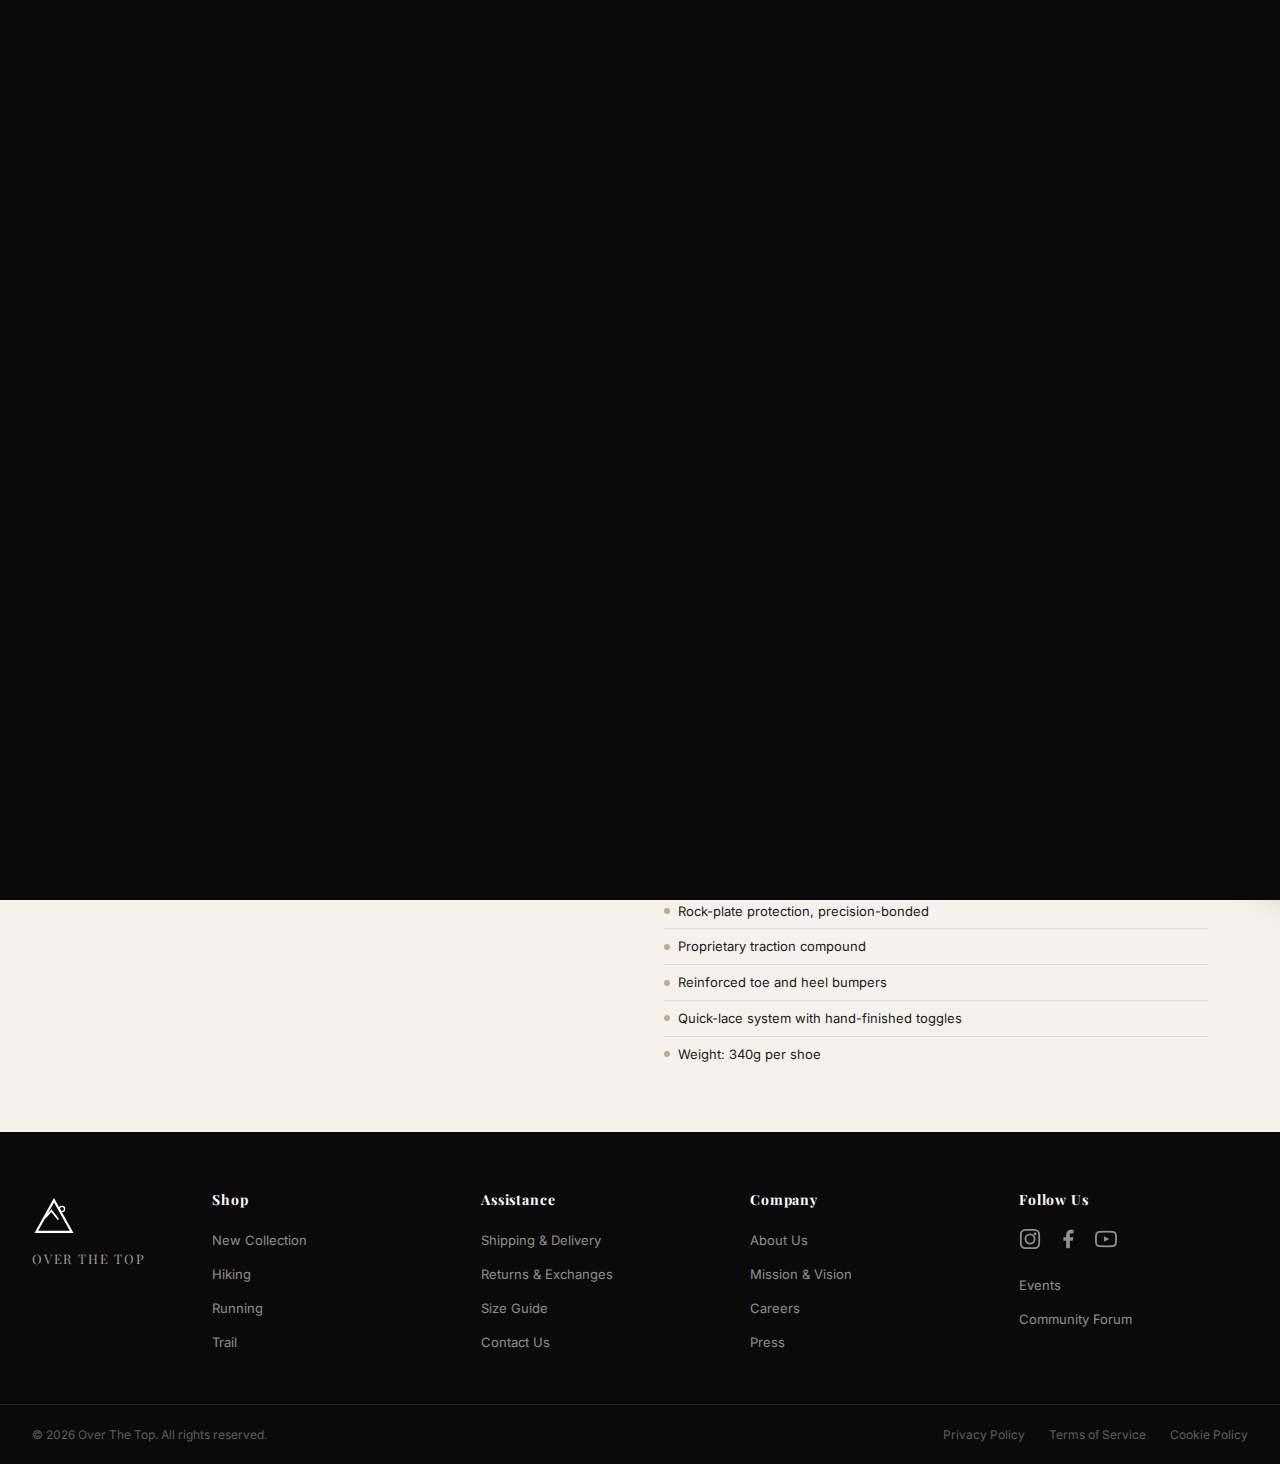
<file: product-mountain-grip.html>
<!DOCTYPE html>
<html lang="en">
<head>
  <meta charset="UTF-8">
  <meta name="viewport" content="width=device-width, initial-scale=1.0">
  <title>Mountain Grip — Over The Top</title>
  <link rel="stylesheet" href="css/style.css">
  <style>
    .pdp-wrapper{margin-top:var(--nav-h);background:var(--off-white);min-height:calc(100vh - var(--nav-h))}
    .pdp-breadcrumb{max-width:1200px;margin:0 auto;padding:18px 32px 0;font-size:13px;color:var(--text-muted)}
    .pdp-breadcrumb a{color:var(--text-muted);text-decoration:none;transition:color .2s}
    .pdp-breadcrumb a:hover{color:var(--text)}
    .pdp-breadcrumb span{margin:0 6px;opacity:.5}
    .pdp-inner{max-width:1200px;margin:0 auto;padding:24px 32px 60px;display:grid;grid-template-columns:1fr 1fr;gap:48px;align-items:start}
    .pdp-gallery{position:sticky;top:calc(var(--nav-h) + 24px)}
    .pdp-main-img{width:100%;aspect-ratio:1/1;background:var(--white);border-radius:8px;overflow:hidden;margin-bottom:12px;box-shadow:0 2px 12px rgba(0,0,0,.06)}
    .pdp-main-img img{width:100%;height:100%;object-fit:cover;transition:opacity .3s}
    .pdp-thumbs{display:grid;grid-template-columns:repeat(4,1fr);gap:10px}
    .pdp-thumb{aspect-ratio:1/1;background:var(--white);border-radius:6px;overflow:hidden;cursor:pointer;border:2px solid transparent;transition:border-color .2s;box-shadow:0 1px 4px rgba(0,0,0,.04)}
    .pdp-thumb:hover,.pdp-thumb.active{border-color:var(--gold)}
    .pdp-thumb img{width:100%;height:100%;object-fit:cover}
    .pdp-info{padding-top:8px}
    .pdp-category{font-size:11px;font-weight:700;letter-spacing:.2em;text-transform:uppercase;color:var(--gold-dark);margin-bottom:8px}
    .pdp-name{font-size:34px;font-weight:700;margin-bottom:6px}
    .pdp-price{font-size:26px;font-weight:700;margin-bottom:24px}
    .pdp-divider{height:1px;background:var(--border);margin:24px 0}
    .pdp-desc-title{font-size:14px;font-weight:700;text-transform:uppercase;letter-spacing:.08em;margin-bottom:12px}
    .pdp-desc{font-size:15px;line-height:1.75;color:var(--text-muted);margin-bottom:0}
    .pdp-features{list-style:none;padding:0;margin:20px 0 0}
    .pdp-features li{font-size:13px;color:var(--text);padding:7px 0;border-bottom:1px solid var(--border);display:flex;align-items:center;gap:8px}
    .pdp-features li:last-child{border-bottom:none}
    .pdp-features li::before{content:'';width:6px;height:6px;border-radius:50%;background:var(--gold);flex-shrink:0}
    .pdp-size-row{display:flex;align-items:center;gap:16px;margin-bottom:20px}
    .pdp-size-label{font-size:13px;font-weight:600}
    .pdp-size-select{border:1.5px solid var(--border);border-radius:var(--radius);padding:10px 16px;font-size:14px;font-weight:500;color:var(--text);background:var(--white);outline:none;cursor:pointer;min-width:80px}
    .pdp-size-select:focus{border-color:var(--black)}
    .pdp-actions{display:flex;gap:12px;margin-bottom:16px}
    .pdp-btn-cart{flex:1;padding:16px;background:var(--black);color:var(--white);font-size:13px;font-weight:700;letter-spacing:.1em;text-transform:uppercase;border-radius:var(--radius);border:none;cursor:pointer;transition:background .2s}
    .pdp-btn-cart:hover{background:#2a2a2a}
    .pdp-btn-cart.added{background:var(--gold-dark)}
    .pdp-btn-wish{width:52px;height:52px;display:flex;align-items:center;justify-content:center;background:var(--white);border:1.5px solid var(--border);border-radius:var(--radius);cursor:pointer;transition:border-color .2s,color .2s;color:var(--text-muted)}
    .pdp-btn-wish:hover,.pdp-btn-wish.wished{color:#d44;border-color:#d44}
    .pdp-back{display:inline-flex;align-items:center;gap:8px;font-size:13px;font-weight:600;color:var(--text-muted);text-decoration:none;margin-top:12px;transition:color .2s}
    .pdp-back:hover{color:var(--text)}
    .pdp-back svg{transition:transform .2s}
    .pdp-back:hover svg{transform:translateX(-3px)}
    @media(max-width:860px){.pdp-inner{grid-template-columns:1fr;gap:28px}.pdp-gallery{position:static}}
    @media(max-width:480px){.pdp-inner{padding:16px 16px 40px}.pdp-name{font-size:26px}.pdp-price{font-size:22px}}
  </style>
</head>
<body class="page-body">
  <header class="navbar" id="navbar">
    <div class="navbar-inner">
      <div class="navbar-left">
        <div class="logo-wrapper">
          <button class="logo" id="logoMenuToggle" aria-label="Menu"><svg class="logo-icon" viewBox="0 0 50 40" fill="none"><path d="M25 2L45 38H5L25 2Z" stroke="white" stroke-width="2.5" fill="none"/><path d="M15 22L22 14L30 24" stroke="white" stroke-width="2" fill="none"/><circle cx="34" cy="12" r="3" stroke="white" stroke-width="1.5" fill="none"/></svg><span class="logo-text">Over The Top</span></button>
          <div class="logo-dropdown" id="logoDropdown">
            <a href="index.html"><svg width="16" height="16" viewBox="0 0 24 24" fill="none" stroke="currentColor" stroke-width="2"><path d="M3 9l9-7 9 7v11a2 2 0 01-2 2H5a2 2 0 01-2-2z"/><polyline points="9 22 9 12 15 12 15 22"/></svg> Home</a>
            <a href="account.html" data-action="login"><svg width="16" height="16" viewBox="0 0 24 24" fill="none" stroke="currentColor" stroke-width="2"><path d="M15 3h4a2 2 0 012 2v14a2 2 0 01-2 2h-4"/><polyline points="10 17 15 12 10 7"/><line x1="15" y1="12" x2="3" y2="12"/></svg> Login</a>
            <a href="account.html" data-action="register"><svg width="16" height="16" viewBox="0 0 24 24" fill="none" stroke="currentColor" stroke-width="2"><path d="M16 21v-2a4 4 0 00-4-4H5a4 4 0 00-4-4v2"/><circle cx="8.5" cy="7" r="4"/><line x1="20" y1="8" x2="20" y2="14"/><line x1="23" y1="11" x2="17" y2="11"/></svg> Create Account</a>
            <a href="account.html" data-action="delete" class="logo-dropdown-danger"><svg width="16" height="16" viewBox="0 0 24 24" fill="none" stroke="currentColor" stroke-width="2"><polyline points="3 6 5 6 21 6"/><path d="M19 6v14a2 2 0 01-2 2H7a2 2 0 01-2-2V6m3 0V4a2 2 0 012-2h4a2 2 0 012 2v2"/></svg> Delete Account</a>
          </div>
        </div>
        <nav class="nav-categories">
          <a href="newCollection.html">New Collection</a>
          <div class="cat-dropdown-wrap">
            <button class="cat-dropdown-btn" aria-expanded="false" aria-label="Categories">
              Categories
              <svg width="10" height="10" viewBox="0 0 24 24" fill="none" stroke="currentColor" stroke-width="2.5"><polyline points="6 9 12 15 18 9"/></svg>
            </button>
            <div class="cat-radial">
              <!-- Orbit ring -->
              <div class="cat-orbit-ring"></div>
              <!-- Center hub -->
              <div class="cat-hub">
                <svg width="22" height="22" viewBox="0 0 24 24" fill="none" stroke="currentColor" stroke-width="1.5"><path d="M12 2L2 7l10 5 10-5-10-5z"/><path d="M2 17l10 5 10-5"/><path d="M2 12l10 5 10-5"/></svg>
              </div>
              <!-- Connector lines -->
              <div class="cat-connector" style="transform: rotate(-90deg) translateX(-0.5px);"></div>
              <div class="cat-connector" style="transform: rotate(30deg) translateX(-0.5px);"></div>
              <div class="cat-connector" style="transform: rotate(150deg) translateX(-0.5px);"></div>
              <!-- Category items positioned in a circle -->
              <div class="cat-item" style="top: 15%; left: 50%;">
                <a href="hiking.html">
                  <svg class="cat-item-icon" viewBox="0 0 24 24" fill="none" stroke="currentColor" stroke-width="1.5" stroke-linecap="round"><path d="M3 20l5-8 4 5 3-4 6 7"/><circle cx="18" cy="6" r="3"/></svg>
                  <span class="cat-item-label">Hiking</span>
                </a>
              </div>
              <div class="cat-item" style="top: 75%; left: 19%;">
                <a href="running.html">
                  <svg class="cat-item-icon" viewBox="0 0 24 24" fill="none" stroke="currentColor" stroke-width="1.5" stroke-linecap="round"><path d="M13 4v16"/><path d="M17 4v16"/><path d="M19 4H9.5a4.5 4.5 0 000 9H13"/><circle cx="9.5" cy="8.5" r="0" fill="currentColor"/><path d="M5 20l4-4 4 4 4-4 4 4"/></svg>
                  <span class="cat-item-label">Running</span>
                </a>
              </div>
              <div class="cat-item" style="top: 75%; left: 81%;">
                <a href="trail.html">
                  <svg class="cat-item-icon" viewBox="0 0 24 24" fill="none" stroke="currentColor" stroke-width="1.5" stroke-linecap="round"><path d="M12 22V8"/><path d="M12 8C12 4 17 2 17 2s-1 4-1 6"/><path d="M12 8C12 4 7 2 7 2s1 4 1 6"/><path d="M12 14c-3 0-5 2-7 2"/><path d="M12 14c3 0 5 2 7 2"/></svg>
                  <span class="cat-item-label">Trail</span>
                </a>
              </div>
              <!-- Floating particles -->
              <div class="cat-particle" style="top:20%;left:25%;animation-delay:0s;"></div>
              <div class="cat-particle" style="top:30%;left:75%;animation-delay:0.8s;"></div>
              <div class="cat-particle" style="top:70%;left:50%;animation-delay:1.6s;"></div>
              <div class="cat-particle" style="top:60%;left:15%;animation-delay:2.2s;"></div>
              <div class="cat-particle" style="top:45%;left:85%;animation-delay:0.4s;"></div>
            </div>
          </div>
          <a href="shoe-finder.html" class="nav-new-badge">Altitude Lab<span class="badge-new">NEW</span></a>
          <a href="customize.html" class="nav-new-badge">Shoe Studio<span class="badge-new">NEW</span></a>
          <a href="compare.html">Compare</a>
        </nav>
        <div class="cat-backdrop"></div>
      </div>
      <div class="navbar-right">
        <nav class="nav-links"><a href="index.html">Home</a><a href="about.html">About</a><a href="contact.html">Contact</a></nav>
        <div class="nav-actions">
          <button class="ambient-btn" id="ambientBtn" aria-label="Toggle ambient mode"><svg width="16" height="16" viewBox="0 0 24 24" fill="none" stroke="currentColor" stroke-width="2" stroke-linecap="round"><path d="M9.59 4.59A2 2 0 1111 8H2"/><path d="M12.59 19.41A2 2 0 1014 16H2"/><path d="M17.73 7.73A2.5 2.5 0 1119.5 12H2"/></svg><span>Ambient</span></button>
          <button class="cart-btn" aria-label="Cart"><svg width="20" height="20" viewBox="0 0 24 24" fill="none" stroke="currentColor" stroke-width="2" stroke-linecap="round"><path d="M6 2L3 6v14a2 2 0 002 2h14a2 2 0 002-2V6l-3-4z"/><line x1="3" y1="6" x2="21" y2="6"/><path d="M16 10a4 4 0 01-8 0"/></svg><span class="cart-count" id="cartCount">0</span></button>
        </div>
      </div>
      <button class="hamburger" id="hamburger"><span></span><span></span><span></span></button>
    </div>
    <nav class="mobile-menu" id="mobileMenu">
      <a href="index.html">Home</a>
      <a href="newCollection.html">New Collection</a>
      <div class="mobile-cat-group">
        <div class="mobile-cat-header">
          Categories
          <svg viewBox="0 0 24 24" fill="none" stroke="currentColor" stroke-width="2"><polyline points="6 9 12 15 18 9"/></svg>
        </div>
        <div class="mobile-cat-sub">
          <a href="hiking.html"><svg viewBox="0 0 24 24" fill="none" stroke="currentColor" stroke-width="1.5"><path d="M3 20l5-8 4 5 3-4 6 7"/><circle cx="18" cy="6" r="3"/></svg> Hiking</a>
          <a href="running.html"><svg viewBox="0 0 24 24" fill="none" stroke="currentColor" stroke-width="1.5"><path d="M5 20l4-4 4 4 4-4 4 4"/></svg> Running</a>
          <a href="trail.html"><svg viewBox="0 0 24 24" fill="none" stroke="currentColor" stroke-width="1.5"><path d="M12 22V8"/><path d="M12 8C12 4 17 2 17 2s-1 4-1 6"/><path d="M12 8C12 4 7 2 7 2s1 4 1 6"/></svg> Trail</a>
        </div>
      </div>
      <a href="about.html">About</a>
      <a href="contact.html">Contact</a>
      <a href="shoe-finder.html" class="nav-new-badge">Altitude Lab<span class="badge-new">NEW</span></a>
      <a href="customize.html" class="nav-new-badge">Shoe Studio<span class="badge-new">NEW</span></a>
    </nav>
  </header>

  <div class="pdp-wrapper">
    <div class="pdp-breadcrumb"><a href="index.html">Home</a><span>/</span><a href="trail.html">Trail</a><span>/</span>Mountain Grip</div>
    <div class="pdp-inner">
      <div class="pdp-gallery">
        <div class="pdp-main-img"><img id="mainImg" src="images/07_TRAIL_Mountain_Grip_01_Hero.png" alt="Mountain Grip — front view" /></div>
        <div class="pdp-thumbs">
          <div class="pdp-thumb active" onclick="changeImg(this,'images/07_TRAIL_Mountain_Grip_01_Hero.png')"><img src="images/07_TRAIL_Mountain_Grip_01_Hero.png" alt="Front view" /></div>
          <div class="pdp-thumb" onclick="changeImg(this,'images/07_TRAIL_Mountain_Grip_02_Side.png')"><img src="images/07_TRAIL_Mountain_Grip_02_Side.png" alt="Side view" /></div>
          <div class="pdp-thumb" onclick="changeImg(this,'images/07_TRAIL_Mountain_Grip_03_Sole.png')"><img src="images/07_TRAIL_Mountain_Grip_03_Sole.png" alt="Back view" /></div>
          <div class="pdp-thumb" onclick="changeImg(this,'images/07_TRAIL_Mountain_Grip_04_Lifestyle.png')"><img src="images/07_TRAIL_Mountain_Grip_04_Lifestyle.png" alt="Detail view" /></div>
        </div>
      </div>
      <div class="pdp-info">
        <div class="pdp-category">TRAIL</div>
        <h1 class="pdp-name">Mountain Grip</h1>
        <div class="pdp-price">€140</div>
        <div class="pdp-size-row">
          <span class="pdp-size-label">Size (EU)</span>
          <select class="pdp-size-select" id="pdpSize"><option>38</option><option>39</option><option>40</option><option selected>41</option><option>42</option><option>43</option><option>44</option><option>45</option></select>
        </div>
        <div class="pdp-actions">
          <button class="pdp-btn-cart" id="pdpAddCart">Add to Cart</button>
          <button class="pdp-btn-wish" id="pdpWish" aria-label="Add to wishlist"><svg width="22" height="22" viewBox="0 0 24 24" fill="none" stroke="currentColor" stroke-width="2"><path d="M20.84 4.61a5.5 5.5 0 00-7.78 0L12 5.67l-1.06-1.06a5.5 5.5 0 00-7.78 7.78L12 21.23l8.84-8.84a5.5 5.5 0 000-7.78z"/></svg></button>
        </div>
        <a href="trail.html" class="pdp-back"><svg width="18" height="18" viewBox="0 0 24 24" fill="none" stroke="currentColor" stroke-width="2"><line x1="19" y1="12" x2="5" y2="12"/><polyline points="12 19 5 12 12 5"/></svg> Back to Trail Collection</a>
        <div class="pdp-divider"></div>
        <h3 class="pdp-desc-title">Crafted by Master Artisans</h3>
        <p class="pdp-desc">The Mountain Grip is engineered for the most demanding terrain and crafted with the patience of true artisans. In our trail workshop, each pair is built from the outsole up — the self-cleaning lug pattern is hand-inspected for depth and spacing, while the rock-plate is carefully positioned and bonded using heat-press techniques refined over decades.</p>
        <p class="pdp-desc" style="margin-top:14px;">The aggressive traction compound is mixed in small batches to our proprietary formula, ensuring every step on wet rock or loose scree is confident and controlled. This is a shoe built by people who know the mountain, for people who live on it.</p>
        <ul class="pdp-features">
          <li>Self-cleaning lug outsole, hand-inspected</li>
          <li>Rock-plate protection, precision-bonded</li>
          <li>Proprietary traction compound</li>
          <li>Reinforced toe and heel bumpers</li>
          <li>Quick-lace system with hand-finished toggles</li>
          <li>Weight: 340g per shoe</li>
        </ul>
      </div>
    </div>
  </div>

  <footer class="footer">
    <div class="footer-inner">
      <div class="footer-logo"><svg class="logo-icon" viewBox="0 0 50 40" fill="none"><path d="M25 2L45 38H5L25 2Z" stroke="white" stroke-width="2.5" fill="none"/><path d="M15 22L22 14L30 24" stroke="white" stroke-width="2" fill="none"/><circle cx="34" cy="12" r="3" stroke="white" stroke-width="1.5" fill="none"/></svg><p class="footer-logo-text">Over The Top</p></div>
      <div class="footer-columns">
        <div class="footer-col"><h3>Shop</h3><ul><li><a href="newCollection.html">New Collection</a></li><li><a href="hiking.html">Hiking</a></li><li><a href="running.html">Running</a></li><li><a href="trail.html">Trail</a></li></ul></div>
        <div class="footer-col"><h3>Assistance</h3><ul><li><a href="#">Shipping &amp; Delivery</a></li><li><a href="#">Returns &amp; Exchanges</a></li><li><a href="#">Size Guide</a></li><li><a href="contact.html">Contact Us</a></li></ul></div>
        <div class="footer-col"><h3>Company</h3><ul><li><a href="about.html">About Us</a></li><li><a href="about.html">Mission &amp; Vision</a></li><li><a href="about.html">Careers</a></li><li><a href="about.html">Press</a></li></ul></div>
        <div class="footer-col"><h3>Follow Us</h3><div class="social-icons"><a href="#" aria-label="Instagram"><svg width="22" height="22" viewBox="0 0 24 24" fill="none" stroke="currentColor" stroke-width="2" stroke-linecap="round"><rect x="2" y="2" width="20" height="20" rx="5"/><circle cx="12" cy="12" r="5"/><circle cx="17.5" cy="6.5" r="1.5" fill="currentColor" stroke="none"/></svg></a><a href="#" aria-label="Facebook"><svg width="22" height="22" viewBox="0 0 24 24" fill="currentColor"><path d="M18 2h-3a5 5 0 00-5 5v3H7v4h3v8h4v-8h3l1-4h-4V7a1 1 0 011-1h3z"/></svg></a><a href="#" aria-label="YouTube"><svg width="22" height="22" viewBox="0 0 24 24" fill="none" stroke="currentColor" stroke-width="2" stroke-linecap="round"><path d="M22.54 6.42a2.78 2.78 0 00-1.94-2C18.88 4 12 4 12 4s-6.88 0-8.6.46a2.78 2.78 0 00-1.94 2A29 29 0 001 12a29 29 0 00.46 5.58A2.78 2.78 0 003.4 19.6C5.12 20 12 20 12 20s6.88 0 8.6-.46a2.78 2.78 0 001.94-2A29 29 0 0023 12a29 29 0 00-.46-5.58z"/><polygon points="9.75 15.02 15.5 12 9.75 8.98 9.75 15.02" fill="currentColor" stroke="none"/></svg></a></div><ul><li><a href="#">Events</a></li><li><a href="#">Community Forum</a></li></ul></div>
      </div>
    </div>
    <div class="footer-bottom"><div class="footer-bottom-inner"><p>&copy; 2026 Over The Top. All rights reserved.</p><p>Privacy Policy</p><p>Terms of Service</p><p>Cookie Policy</p></div></div>
  </footer>

  <div class="cart-overlay" id="cartOverlay"></div>
  <aside class="cart-sidebar" id="cartSidebar"><div class="cart-header"><h2>Your Cart</h2><button class="cart-close" id="cartClose"><svg width="24" height="24" viewBox="0 0 24 24" fill="none" stroke="currentColor" stroke-width="2"><line x1="18" y1="6" x2="6" y2="18"/><line x1="6" y1="6" x2="18" y2="18"/></svg></button></div><div class="cart-items" id="cartItems"></div><div class="cart-footer" id="cartFooter" style="display:none;"><div class="cart-subtotal"><span>Subtotal</span><span id="cartTotal">€0</span></div><p class="cart-note">Shipping calculated at checkout.</p><button class="btn-checkout" id="checkoutBtn">Proceed to Checkout</button><button class="btn-continue" id="continueBtn">Continue Shopping</button></div></aside>

  <script src="js/app.js"></script>
  <script>
    function changeImg(thumb, src) {
      document.getElementById('mainImg').src = src;
      document.querySelectorAll('.pdp-thumb').forEach(t => t.classList.remove('active'));
      thumb.classList.add('active');
    }
    const pdpProduct = { name: 'Mountain Grip', price: 140, category: 'TRAIL', image: 'images/07_TRAIL_Mountain_Grip_01_Hero.png' };
    document.getElementById('pdpAddCart').addEventListener('click', function() {
      const size = document.getElementById('pdpSize').value;
      addToCart(pdpProduct.name, pdpProduct.price, pdpProduct.category, size, pdpProduct.image);
      this.textContent = 'Added ✓';
      this.classList.add('added');
      setTimeout(() => { this.textContent = 'Add to Cart'; this.classList.remove('added'); }, 1800);
    });
    document.getElementById('pdpWish').addEventListener('click', function() {
      const w = getWishlist();
      const exists = w.find(i => i.name === pdpProduct.name);
      if (exists) { removeFromWishlist(pdpProduct.name); this.classList.remove('wished'); }
      else { addToWishlist(pdpProduct.name, pdpProduct.price, pdpProduct.category, pdpProduct.image); this.classList.add('wished'); }
    });
    (function() { const w = getWishlist(); if (w.find(i => i.name === pdpProduct.name)) document.getElementById('pdpWish').classList.add('wished'); })();
  </script>
</body>
</html>
</file>
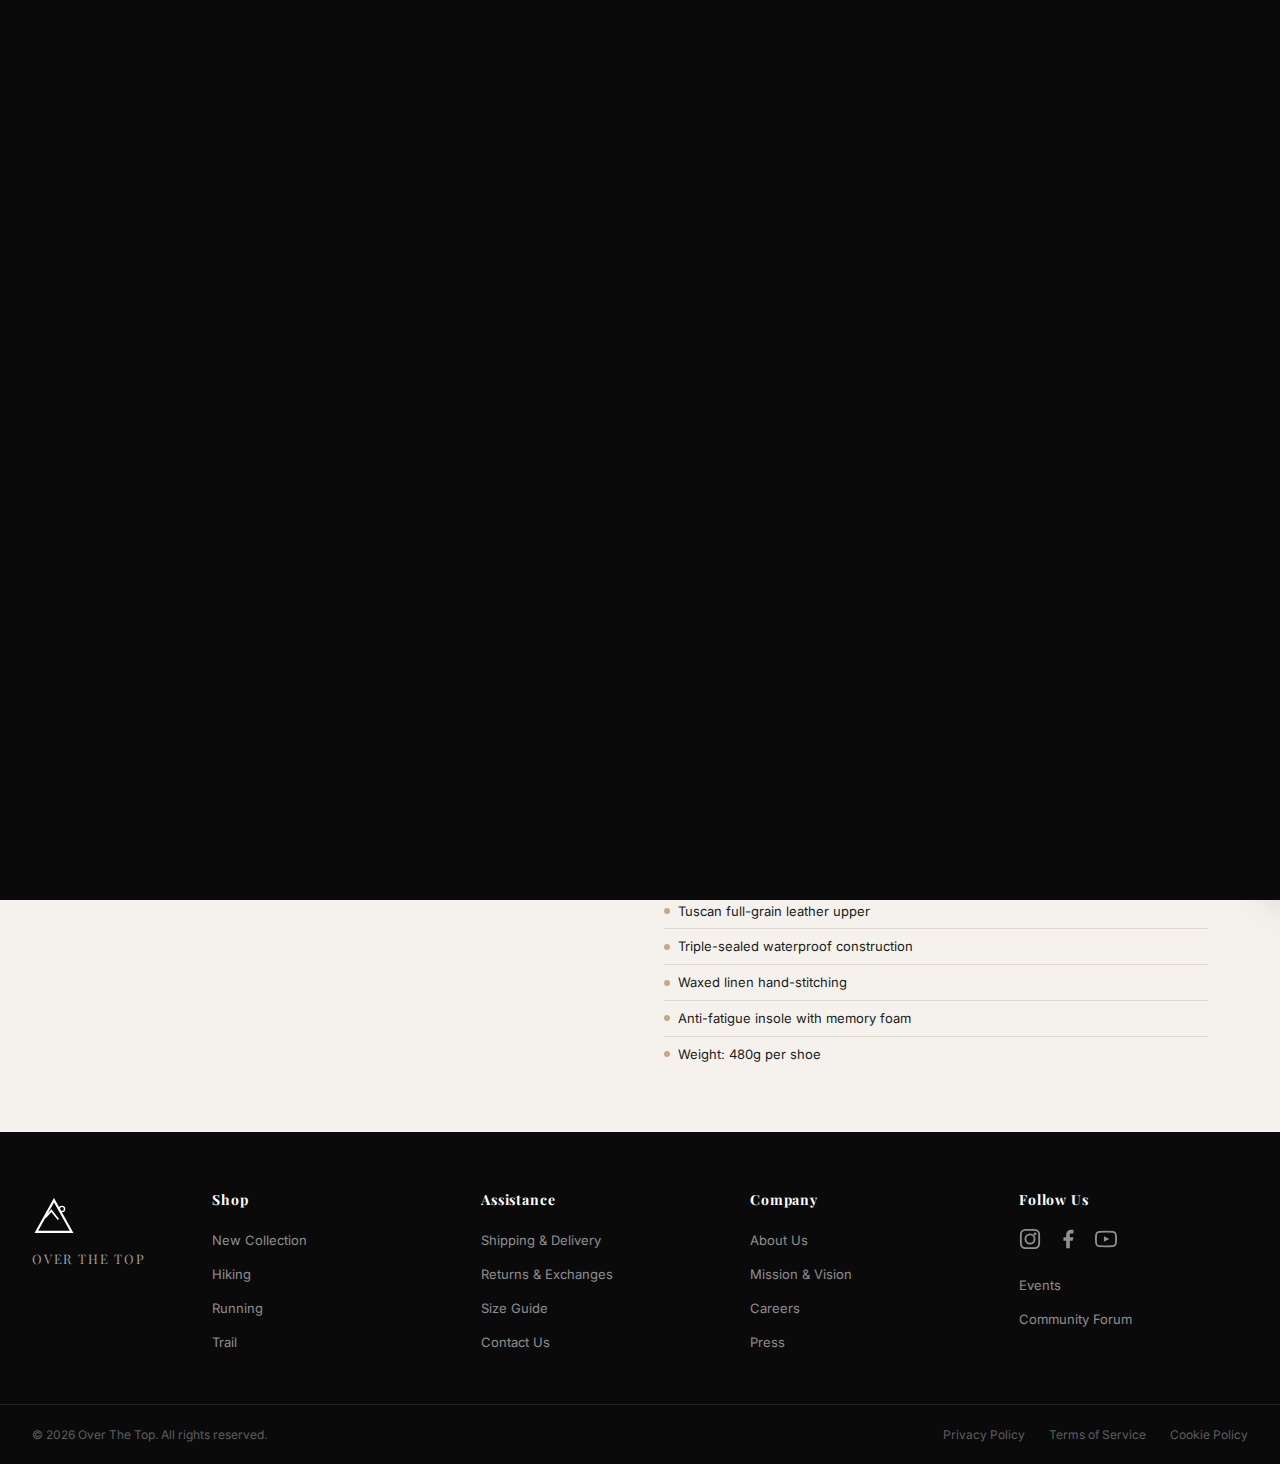
<file: product-mountain-guardian.html>
<!DOCTYPE html>
<html lang="en">
<head>
  <meta charset="UTF-8">
  <meta name="viewport" content="width=device-width, initial-scale=1.0">
  <title>Mountain Guardian — Over The Top</title>
  <link rel="stylesheet" href="css/style.css">
  <style>
    .pdp-wrapper{margin-top:var(--nav-h);background:var(--off-white);min-height:calc(100vh - var(--nav-h))}
    .pdp-breadcrumb{max-width:1200px;margin:0 auto;padding:18px 32px 0;font-size:13px;color:var(--text-muted)}
    .pdp-breadcrumb a{color:var(--text-muted);text-decoration:none;transition:color .2s}
    .pdp-breadcrumb a:hover{color:var(--text)}
    .pdp-breadcrumb span{margin:0 6px;opacity:.5}
    .pdp-inner{max-width:1200px;margin:0 auto;padding:24px 32px 60px;display:grid;grid-template-columns:1fr 1fr;gap:48px;align-items:start}
    .pdp-gallery{position:sticky;top:calc(var(--nav-h) + 24px)}
    .pdp-main-img{width:100%;aspect-ratio:1/1;background:var(--white);border-radius:8px;overflow:hidden;margin-bottom:12px;box-shadow:0 2px 12px rgba(0,0,0,.06)}
    .pdp-main-img img{width:100%;height:100%;object-fit:cover;transition:opacity .3s}
    .pdp-thumbs{display:grid;grid-template-columns:repeat(4,1fr);gap:10px}
    .pdp-thumb{aspect-ratio:1/1;background:var(--white);border-radius:6px;overflow:hidden;cursor:pointer;border:2px solid transparent;transition:border-color .2s;box-shadow:0 1px 4px rgba(0,0,0,.04)}
    .pdp-thumb:hover,.pdp-thumb.active{border-color:var(--gold)}
    .pdp-thumb img{width:100%;height:100%;object-fit:cover}
    .pdp-info{padding-top:8px}
    .pdp-category{font-size:11px;font-weight:700;letter-spacing:.2em;text-transform:uppercase;color:var(--gold-dark);margin-bottom:8px}
    .pdp-name{font-size:34px;font-weight:700;margin-bottom:6px}
    .pdp-price{font-size:26px;font-weight:700;margin-bottom:24px}
    .pdp-divider{height:1px;background:var(--border);margin:24px 0}
    .pdp-desc-title{font-size:14px;font-weight:700;text-transform:uppercase;letter-spacing:.08em;margin-bottom:12px}
    .pdp-desc{font-size:15px;line-height:1.75;color:var(--text-muted);margin-bottom:0}
    .pdp-features{list-style:none;padding:0;margin:20px 0 0}
    .pdp-features li{font-size:13px;color:var(--text);padding:7px 0;border-bottom:1px solid var(--border);display:flex;align-items:center;gap:8px}
    .pdp-features li:last-child{border-bottom:none}
    .pdp-features li::before{content:'';width:6px;height:6px;border-radius:50%;background:var(--gold);flex-shrink:0}
    .pdp-size-row{display:flex;align-items:center;gap:16px;margin-bottom:20px}
    .pdp-size-label{font-size:13px;font-weight:600}
    .pdp-size-select{border:1.5px solid var(--border);border-radius:var(--radius);padding:10px 16px;font-size:14px;font-weight:500;color:var(--text);background:var(--white);outline:none;cursor:pointer;min-width:80px}
    .pdp-size-select:focus{border-color:var(--black)}
    .pdp-actions{display:flex;gap:12px;margin-bottom:16px}
    .pdp-btn-cart{flex:1;padding:16px;background:var(--black);color:var(--white);font-size:13px;font-weight:700;letter-spacing:.1em;text-transform:uppercase;border-radius:var(--radius);border:none;cursor:pointer;transition:background .2s}
    .pdp-btn-cart:hover{background:#2a2a2a}
    .pdp-btn-cart.added{background:var(--gold-dark)}
    .pdp-btn-wish{width:52px;height:52px;display:flex;align-items:center;justify-content:center;background:var(--white);border:1.5px solid var(--border);border-radius:var(--radius);cursor:pointer;transition:border-color .2s,color .2s;color:var(--text-muted)}
    .pdp-btn-wish:hover,.pdp-btn-wish.wished{color:#d44;border-color:#d44}
    .pdp-back{display:inline-flex;align-items:center;gap:8px;font-size:13px;font-weight:600;color:var(--text-muted);text-decoration:none;margin-top:12px;transition:color .2s}
    .pdp-back:hover{color:var(--text)}
    .pdp-back svg{transition:transform .2s}
    .pdp-back:hover svg{transform:translateX(-3px)}
    @media(max-width:860px){.pdp-inner{grid-template-columns:1fr;gap:28px}.pdp-gallery{position:static}}
    @media(max-width:480px){.pdp-inner{padding:16px 16px 40px}.pdp-name{font-size:26px}.pdp-price{font-size:22px}}
  </style>
</head>
<body class="page-body">
  <header class="navbar" id="navbar">
    <div class="navbar-inner">
      <div class="navbar-left">
        <div class="logo-wrapper">
          <button class="logo" id="logoMenuToggle" aria-label="Menu"><svg class="logo-icon" viewBox="0 0 50 40" fill="none"><path d="M25 2L45 38H5L25 2Z" stroke="white" stroke-width="2.5" fill="none"/><path d="M15 22L22 14L30 24" stroke="white" stroke-width="2" fill="none"/><circle cx="34" cy="12" r="3" stroke="white" stroke-width="1.5" fill="none"/></svg><span class="logo-text">Over The Top</span></button>
          <div class="logo-dropdown" id="logoDropdown">
            <a href="index.html"><svg width="16" height="16" viewBox="0 0 24 24" fill="none" stroke="currentColor" stroke-width="2"><path d="M3 9l9-7 9 7v11a2 2 0 01-2 2H5a2 2 0 01-2-2z"/><polyline points="9 22 9 12 15 12 15 22"/></svg> Home</a>
            <a href="account.html" data-action="login"><svg width="16" height="16" viewBox="0 0 24 24" fill="none" stroke="currentColor" stroke-width="2"><path d="M15 3h4a2 2 0 012 2v14a2 2 0 01-2 2h-4"/><polyline points="10 17 15 12 10 7"/><line x1="15" y1="12" x2="3" y2="12"/></svg> Login</a>
            <a href="account.html" data-action="register"><svg width="16" height="16" viewBox="0 0 24 24" fill="none" stroke="currentColor" stroke-width="2"><path d="M16 21v-2a4 4 0 00-4-4H5a4 4 0 00-4-4v2"/><circle cx="8.5" cy="7" r="4"/><line x1="20" y1="8" x2="20" y2="14"/><line x1="23" y1="11" x2="17" y2="11"/></svg> Create Account</a>
            <a href="account.html" data-action="delete" class="logo-dropdown-danger"><svg width="16" height="16" viewBox="0 0 24 24" fill="none" stroke="currentColor" stroke-width="2"><polyline points="3 6 5 6 21 6"/><path d="M19 6v14a2 2 0 01-2 2H7a2 2 0 01-2-2V6m3 0V4a2 2 0 012-2h4a2 2 0 012 2v2"/></svg> Delete Account</a>
          </div>
        </div>
        <nav class="nav-categories">
          <a href="newCollection.html">New Collection</a>
          <div class="cat-dropdown-wrap">
            <button class="cat-dropdown-btn" aria-expanded="false" aria-label="Categories">
              Categories
              <svg width="10" height="10" viewBox="0 0 24 24" fill="none" stroke="currentColor" stroke-width="2.5"><polyline points="6 9 12 15 18 9"/></svg>
            </button>
            <div class="cat-radial">
              <!-- Orbit ring -->
              <div class="cat-orbit-ring"></div>
              <!-- Center hub -->
              <div class="cat-hub">
                <svg width="22" height="22" viewBox="0 0 24 24" fill="none" stroke="currentColor" stroke-width="1.5"><path d="M12 2L2 7l10 5 10-5-10-5z"/><path d="M2 17l10 5 10-5"/><path d="M2 12l10 5 10-5"/></svg>
              </div>
              <!-- Connector lines -->
              <div class="cat-connector" style="transform: rotate(-90deg) translateX(-0.5px);"></div>
              <div class="cat-connector" style="transform: rotate(30deg) translateX(-0.5px);"></div>
              <div class="cat-connector" style="transform: rotate(150deg) translateX(-0.5px);"></div>
              <!-- Category items positioned in a circle -->
              <div class="cat-item" style="top: 15%; left: 50%;">
                <a href="hiking.html">
                  <svg class="cat-item-icon" viewBox="0 0 24 24" fill="none" stroke="currentColor" stroke-width="1.5" stroke-linecap="round"><path d="M3 20l5-8 4 5 3-4 6 7"/><circle cx="18" cy="6" r="3"/></svg>
                  <span class="cat-item-label">Hiking</span>
                </a>
              </div>
              <div class="cat-item" style="top: 75%; left: 19%;">
                <a href="running.html">
                  <svg class="cat-item-icon" viewBox="0 0 24 24" fill="none" stroke="currentColor" stroke-width="1.5" stroke-linecap="round"><path d="M13 4v16"/><path d="M17 4v16"/><path d="M19 4H9.5a4.5 4.5 0 000 9H13"/><circle cx="9.5" cy="8.5" r="0" fill="currentColor"/><path d="M5 20l4-4 4 4 4-4 4 4"/></svg>
                  <span class="cat-item-label">Running</span>
                </a>
              </div>
              <div class="cat-item" style="top: 75%; left: 81%;">
                <a href="trail.html">
                  <svg class="cat-item-icon" viewBox="0 0 24 24" fill="none" stroke="currentColor" stroke-width="1.5" stroke-linecap="round"><path d="M12 22V8"/><path d="M12 8C12 4 17 2 17 2s-1 4-1 6"/><path d="M12 8C12 4 7 2 7 2s1 4 1 6"/><path d="M12 14c-3 0-5 2-7 2"/><path d="M12 14c3 0 5 2 7 2"/></svg>
                  <span class="cat-item-label">Trail</span>
                </a>
              </div>
              <!-- Floating particles -->
              <div class="cat-particle" style="top:20%;left:25%;animation-delay:0s;"></div>
              <div class="cat-particle" style="top:30%;left:75%;animation-delay:0.8s;"></div>
              <div class="cat-particle" style="top:70%;left:50%;animation-delay:1.6s;"></div>
              <div class="cat-particle" style="top:60%;left:15%;animation-delay:2.2s;"></div>
              <div class="cat-particle" style="top:45%;left:85%;animation-delay:0.4s;"></div>
            </div>
          </div>
          <a href="shoe-finder.html" class="nav-new-badge">Altitude Lab<span class="badge-new">NEW</span></a>
        </nav>
        <div class="cat-backdrop"></div>
      </div>
      <div class="navbar-right">
        <nav class="nav-links"><a href="index.html">Home</a><a href="about.html">About</a><a href="contact.html">Contact</a></nav>
        <div class="nav-actions">
          <button class="ambient-btn" id="ambientBtn" aria-label="Toggle ambient mode"><svg width="16" height="16" viewBox="0 0 24 24" fill="none" stroke="currentColor" stroke-width="2" stroke-linecap="round"><path d="M9.59 4.59A2 2 0 1111 8H2"/><path d="M12.59 19.41A2 2 0 1014 16H2"/><path d="M17.73 7.73A2.5 2.5 0 1119.5 12H2"/></svg><span>Ambient</span></button>
          <button class="cart-btn" aria-label="Cart"><svg width="20" height="20" viewBox="0 0 24 24" fill="none" stroke="currentColor" stroke-width="2" stroke-linecap="round"><path d="M6 2L3 6v14a2 2 0 002 2h14a2 2 0 002-2V6l-3-4z"/><line x1="3" y1="6" x2="21" y2="6"/><path d="M16 10a4 4 0 01-8 0"/></svg><span class="cart-count" id="cartCount">0</span></button>
        </div>
      </div>
      <button class="hamburger" id="hamburger"><span></span><span></span><span></span></button>
    </div>
    <nav class="mobile-menu" id="mobileMenu">
      <a href="index.html">Home</a>
      <a href="newCollection.html">New Collection</a>
      <div class="mobile-cat-group">
        <div class="mobile-cat-header">
          Categories
          <svg viewBox="0 0 24 24" fill="none" stroke="currentColor" stroke-width="2"><polyline points="6 9 12 15 18 9"/></svg>
        </div>
        <div class="mobile-cat-sub">
          <a href="hiking.html"><svg viewBox="0 0 24 24" fill="none" stroke="currentColor" stroke-width="1.5"><path d="M3 20l5-8 4 5 3-4 6 7"/><circle cx="18" cy="6" r="3"/></svg> Hiking</a>
          <a href="running.html"><svg viewBox="0 0 24 24" fill="none" stroke="currentColor" stroke-width="1.5"><path d="M5 20l4-4 4 4 4-4 4 4"/></svg> Running</a>
          <a href="trail.html"><svg viewBox="0 0 24 24" fill="none" stroke="currentColor" stroke-width="1.5"><path d="M12 22V8"/><path d="M12 8C12 4 17 2 17 2s-1 4-1 6"/><path d="M12 8C12 4 7 2 7 2s1 4 1 6"/></svg> Trail</a>
        </div>
      </div>
      <a href="about.html">About</a>
      <a href="contact.html">Contact</a>
      <a href="shoe-finder.html" class="nav-new-badge">Altitude Lab<span class="badge-new">NEW</span></a>
    </nav>
  </header>

  <div class="pdp-wrapper">
    <div class="pdp-breadcrumb"><a href="index.html">Home</a><span>/</span><a href="hiking.html">Hiking</a><span>/</span>Mountain Guardian</div>
    <div class="pdp-inner">
      <div class="pdp-gallery">
        <div class="pdp-main-img"><img id="mainImg" src="images/02_HIKING_Mountain_Guardian_01_Hero.png" alt="Mountain Guardian — front view" /></div>
        <div class="pdp-thumbs">
          <div class="pdp-thumb active" onclick="changeImg(this,'images/02_HIKING_Mountain_Guardian_01_Hero.png')"><img src="images/02_HIKING_Mountain_Guardian_01_Hero.png" alt="Front view" /></div>
          <div class="pdp-thumb" onclick="changeImg(this,'images/02_HIKING_Mountain_Guardian_02_Side.png')"><img src="images/02_HIKING_Mountain_Guardian_02_Side.png" alt="Side view" /></div>
          <div class="pdp-thumb" onclick="changeImg(this,'images/02_HIKING_Mountain_Guardian_03_Sole.png')"><img src="images/02_HIKING_Mountain_Guardian_03_Sole.png" alt="Back view" /></div>
          <div class="pdp-thumb" onclick="changeImg(this,'images/02_HIKING_Mountain_Guardian_04_Lifestyle.png')"><img src="images/02_HIKING_Mountain_Guardian_04_Lifestyle.png" alt="Detail view" /></div>
        </div>
      </div>
      <div class="pdp-info">
        <div class="pdp-category">HIKING</div>
        <h1 class="pdp-name">Mountain Guardian</h1>
        <div class="pdp-price">€170</div>
        <div class="pdp-size-row">
          <span class="pdp-size-label">Size (EU)</span>
          <select class="pdp-size-select" id="pdpSize"><option>38</option><option>39</option><option>40</option><option selected>41</option><option>42</option><option>43</option><option>44</option><option>45</option></select>
        </div>
        <div class="pdp-actions">
          <button class="pdp-btn-cart" id="pdpAddCart">Add to Cart</button>
          <button class="pdp-btn-wish" id="pdpWish" aria-label="Add to wishlist"><svg width="22" height="22" viewBox="0 0 24 24" fill="none" stroke="currentColor" stroke-width="2"><path d="M20.84 4.61a5.5 5.5 0 00-7.78 0L12 5.67l-1.06-1.06a5.5 5.5 0 00-7.78 7.78L12 21.23l8.84-8.84a5.5 5.5 0 000-7.78z"/></svg></button>
        </div>
        <a href="hiking.html" class="pdp-back"><svg width="18" height="18" viewBox="0 0 24 24" fill="none" stroke="currentColor" stroke-width="2"><line x1="19" y1="12" x2="5" y2="12"/><polyline points="12 19 5 12 12 5"/></svg> Back to Hiking Collection</a>
        <div class="pdp-divider"></div>
        <h3 class="pdp-desc-title">Crafted by Master Artisans</h3>
        <p class="pdp-desc">The Mountain Guardian represents the pinnacle of our artisans' craft. Each pair requires over 8 hours of dedicated handwork in our atelier in the Italian Dolomites. The premium full-grain leather is sourced from select tanneries in Tuscany, hand-cut and hand-stitched with waxed linen thread that will outlast the mountain itself.</p>
        <p class="pdp-desc" style="margin-top:14px;">The multi-layer protection system is assembled entirely by hand, with each component carefully inspected before integration. Designed for multi-day expeditions in the harshest conditions, the Mountain Guardian doesn't just protect your feet — it carries the soul of the craftsmen who made it.</p>
        <ul class="pdp-features">
          <li>8+ hours of handcrafting per pair</li>
          <li>Tuscan full-grain leather upper</li>
          <li>Triple-sealed waterproof construction</li>
          <li>Waxed linen hand-stitching</li>
          <li>Anti-fatigue insole with memory foam</li>
          <li>Weight: 480g per shoe</li>
        </ul>
      </div>
    </div>
  </div>

  <footer class="footer">
    <div class="footer-inner">
      <div class="footer-logo"><svg class="logo-icon" viewBox="0 0 50 40" fill="none"><path d="M25 2L45 38H5L25 2Z" stroke="white" stroke-width="2.5" fill="none"/><path d="M15 22L22 14L30 24" stroke="white" stroke-width="2" fill="none"/><circle cx="34" cy="12" r="3" stroke="white" stroke-width="1.5" fill="none"/></svg><p class="footer-logo-text">Over The Top</p></div>
      <div class="footer-columns">
        <div class="footer-col"><h3>Shop</h3><ul><li><a href="newCollection.html">New Collection</a></li><li><a href="hiking.html">Hiking</a></li><li><a href="running.html">Running</a></li><li><a href="trail.html">Trail</a></li></ul></div>
        <div class="footer-col"><h3>Assistance</h3><ul><li><a href="#">Shipping &amp; Delivery</a></li><li><a href="#">Returns &amp; Exchanges</a></li><li><a href="#">Size Guide</a></li><li><a href="contact.html">Contact Us</a></li></ul></div>
        <div class="footer-col"><h3>Company</h3><ul><li><a href="about.html">About Us</a></li><li><a href="about.html">Mission &amp; Vision</a></li><li><a href="about.html">Careers</a></li><li><a href="about.html">Press</a></li></ul></div>
        <div class="footer-col"><h3>Follow Us</h3><div class="social-icons"><a href="#" aria-label="Instagram"><svg width="22" height="22" viewBox="0 0 24 24" fill="none" stroke="currentColor" stroke-width="2" stroke-linecap="round"><rect x="2" y="2" width="20" height="20" rx="5"/><circle cx="12" cy="12" r="5"/><circle cx="17.5" cy="6.5" r="1.5" fill="currentColor" stroke="none"/></svg></a><a href="#" aria-label="Facebook"><svg width="22" height="22" viewBox="0 0 24 24" fill="currentColor"><path d="M18 2h-3a5 5 0 00-5 5v3H7v4h3v8h4v-8h3l1-4h-4V7a1 1 0 011-1h3z"/></svg></a><a href="#" aria-label="YouTube"><svg width="22" height="22" viewBox="0 0 24 24" fill="none" stroke="currentColor" stroke-width="2" stroke-linecap="round"><path d="M22.54 6.42a2.78 2.78 0 00-1.94-2C18.88 4 12 4 12 4s-6.88 0-8.6.46a2.78 2.78 0 00-1.94 2A29 29 0 001 12a29 29 0 00.46 5.58A2.78 2.78 0 003.4 19.6C5.12 20 12 20 12 20s6.88 0 8.6-.46a2.78 2.78 0 001.94-2A29 29 0 0023 12a29 29 0 00-.46-5.58z"/><polygon points="9.75 15.02 15.5 12 9.75 8.98 9.75 15.02" fill="currentColor" stroke="none"/></svg></a></div><ul><li><a href="#">Events</a></li><li><a href="#">Community Forum</a></li></ul></div>
      </div>
    </div>
    <div class="footer-bottom"><div class="footer-bottom-inner"><p>&copy; 2026 Over The Top. All rights reserved.</p><p>Privacy Policy</p><p>Terms of Service</p><p>Cookie Policy</p></div></div>
  </footer>

  <div class="cart-overlay" id="cartOverlay"></div>
  <aside class="cart-sidebar" id="cartSidebar"><div class="cart-header"><h2>Your Cart</h2><button class="cart-close" id="cartClose"><svg width="24" height="24" viewBox="0 0 24 24" fill="none" stroke="currentColor" stroke-width="2"><line x1="18" y1="6" x2="6" y2="18"/><line x1="6" y1="6" x2="18" y2="18"/></svg></button></div><div class="cart-items" id="cartItems"></div><div class="cart-footer" id="cartFooter" style="display:none;"><div class="cart-subtotal"><span>Subtotal</span><span id="cartTotal">€0</span></div><p class="cart-note">Shipping calculated at checkout.</p><button class="btn-checkout" id="checkoutBtn">Proceed to Checkout</button><button class="btn-continue" id="continueBtn">Continue Shopping</button></div></aside>

  <script src="js/app.js"></script>
  <script>
    function changeImg(thumb, src) {
      document.getElementById('mainImg').src = src;
      document.querySelectorAll('.pdp-thumb').forEach(t => t.classList.remove('active'));
      thumb.classList.add('active');
    }
    const pdpProduct = { name: 'Mountain Guardian', price: 170, category: 'HIKING', image: 'images/02_HIKING_Mountain_Guardian_01_Hero.png' };
    document.getElementById('pdpAddCart').addEventListener('click', function() {
      const size = document.getElementById('pdpSize').value;
      addToCart(pdpProduct.name, pdpProduct.price, pdpProduct.category, size, pdpProduct.image);
      this.textContent = 'Added ✓';
      this.classList.add('added');
      setTimeout(() => { this.textContent = 'Add to Cart'; this.classList.remove('added'); }, 1800);
    });
    document.getElementById('pdpWish').addEventListener('click', function() {
      const w = getWishlist();
      const exists = w.find(i => i.name === pdpProduct.name);
      if (exists) { removeFromWishlist(pdpProduct.name); this.classList.remove('wished'); }
      else { addToWishlist(pdpProduct.name, pdpProduct.price, pdpProduct.category, pdpProduct.image); this.classList.add('wished'); }
    });
    (function() { const w = getWishlist(); if (w.find(i => i.name === pdpProduct.name)) document.getElementById('pdpWish').classList.add('wished'); })();
  </script>
</body>
</html>
</file>
<file: OverTheTop_complete/OverTheTop/css/style.css>
/* ============================================================
   OVER THE TOP — Global Stylesheet
   Fonts: Playfair Display (headings) + Inter (body)
   Palette: #0a0a0a navbar/footer | #fff backgrounds |
            #1a1a1a text | #e8e0d5 warm accent |
            #c8a882 gold accent | #f5f2ee off-white bg
   ============================================================ */

@import url('https://fonts.googleapis.com/css2?family=Playfair+Display:ital,wght@0,700;0,900;1,700&family=Inter:wght@300;400;500;600;700&display=swap');

/* ── Reset & Base ─────────────────────────────────────────── */
*, *::before, *::after { box-sizing: border-box; margin: 0; padding: 0; }

:root {
  --black:      #0a0a0a;
  --white:      #ffffff;
  --off-white:  #f5f2ee;
  --cream:      #e8e0d5;
  --gold:       #c8a882;
  --gold-dark:  #a8855e;
  --text:       #1a1a1a;
  --text-muted: #6b6560;
  --border:     #e0d8cf;
  --nav-h:      68px;
  --radius:     4px;
  --transition: 0.25s ease;
}

html { scroll-behavior: smooth; }

body {
  font-family: 'Inter', sans-serif;
  font-size: 15px;
  line-height: 1.6;
  color: var(--text);
  background: var(--white);
  overflow-x: hidden;
}

a { text-decoration: none; color: inherit; }
img { display: block; max-width: 100%; }
ul { list-style: none; }
button { cursor: pointer; border: none; background: none; font-family: inherit; }
input, textarea, select { font-family: inherit; }

/* ── Typography ───────────────────────────────────────────── */
.serif { font-family: 'Playfair Display', serif; }

h1, h2, h3, h4 { font-family: 'Playfair Display', serif; line-height: 1.15; }

/* ── Utilities ────────────────────────────────────────────── */
.container { max-width: 1280px; margin: 0 auto; padding: 0 32px; }
.sr-only { position: absolute; width: 1px; height: 1px; overflow: hidden; clip: rect(0,0,0,0); }

/* ── Navbar ───────────────────────────────────────────────── */
.navbar {
  position: fixed;
  top: 0; left: 0; right: 0;
  z-index: 1000;
  background: var(--black);
  height: var(--nav-h);
  transition: background var(--transition), box-shadow var(--transition);
}
.navbar.scrolled { box-shadow: 0 2px 20px rgba(0,0,0,0.4); }

.navbar-inner {
  display: flex;
  align-items: center;
  justify-content: space-between;
  height: var(--nav-h);
  padding: 0 32px;
  max-width: 1400px;
  margin: 0 auto;
}

.navbar-left, .navbar-right { display: flex; align-items: center; gap: 40px; }

.logo { display: flex; align-items: center; gap: 10px; }
.logo-icon { width: 38px; height: 30px; transition: opacity var(--transition); }
.logo:hover .logo-icon { opacity: 0.75; }
.logo-text {
  font-family: 'Playfair Display', serif;
  font-size: 15px;
  font-weight: 700;
  color: var(--white);
  letter-spacing: 0.12em;
  text-transform: uppercase;
}

/* ── Logo Dropdown Menu ───────────────────────────────────── */
.logo-wrapper { position: relative; }
button.logo { cursor: pointer; }

.logo-dropdown {
  position: absolute;
  top: calc(100% + 10px);
  left: 0;
  background: var(--white);
  border-radius: 8px;
  box-shadow: 0 8px 30px rgba(0,0,0,0.18);
  min-width: 210px;
  padding: 8px 0;
  opacity: 0;
  visibility: hidden;
  transform: translateY(-8px);
  transition: opacity 0.2s, transform 0.2s, visibility 0.2s;
  z-index: 1100;
}

.logo-dropdown.open {
  opacity: 1;
  visibility: visible;
  transform: translateY(0);
}

.logo-dropdown a {
  display: flex;
  align-items: center;
  gap: 10px;
  padding: 10px 18px;
  font-size: 14px;
  font-weight: 500;
  color: var(--text);
  transition: background var(--transition);
}

.logo-dropdown a:hover {
  background: var(--off-white);
}

.logo-dropdown a svg {
  flex-shrink: 0;
  stroke: var(--text-muted);
}

.logo-dropdown-danger {
  color: #c44 !important;
  border-top: 1px solid var(--border);
  margin-top: 4px;
  padding-top: 12px !important;
}

.logo-dropdown-danger svg {
  stroke: #c44 !important;
}

.nav-categories, .nav-links {
  display: flex;
  align-items: center;
  gap: 28px;
}
.nav-categories a, .nav-links a {
  color: rgba(255,255,255,0.78);
  font-size: 13px;
  font-weight: 500;
  letter-spacing: 0.06em;
  text-transform: uppercase;
  transition: color var(--transition);
  position: relative;
}
.nav-categories a::after, .nav-links a::after {
  content: '';
  position: absolute;
  bottom: -3px; left: 0; right: 0;
  height: 1px;
  background: var(--gold);
  transform: scaleX(0);
  transition: transform var(--transition);
}
.nav-categories a:hover, .nav-links a:hover,
.nav-categories a.active, .nav-links a.active {
  color: var(--white);
}
.nav-categories a:hover::after, .nav-links a:hover::after,
.nav-categories a.active::after, .nav-links a.active::after { transform: scaleX(1); }

/* Cart & Search buttons in navbar */
.nav-actions { display: flex; align-items: center; gap: 16px; }

.cart-btn {
  position: relative;
  color: var(--white);
  display: flex; align-items: center; gap: 6px;
  font-size: 13px; font-weight: 500; letter-spacing: 0.06em;
  text-transform: uppercase;
  transition: color var(--transition);
  padding: 6px 0;
}
.cart-btn:hover { color: var(--gold); }
.cart-count {
  position: absolute;
  top: -6px; right: -10px;
  background: var(--gold);
  color: var(--black);
  font-size: 10px; font-weight: 700;
  width: 18px; height: 18px;
  border-radius: 50%;
  display: flex; align-items: center; justify-content: center;
  opacity: 0; transform: scale(0.6);
  transition: opacity var(--transition), transform var(--transition);
}
.cart-count.visible { opacity: 1; transform: scale(1); }

.search-btn {
  display: flex; align-items: center; gap: 6px;
  color: rgba(255,255,255,0.78);
  font-size: 13px; font-weight: 500; letter-spacing: 0.06em;
  text-transform: uppercase;
  transition: color var(--transition);
  padding: 6px 0;
}
.search-btn:hover { color: var(--white); }

/* Hamburger */
.hamburger {
  display: none;
  flex-direction: column;
  gap: 5px;
  padding: 4px;
}
.hamburger span {
  display: block; width: 24px; height: 2px;
  background: var(--white);
  transition: transform 0.3s, opacity 0.3s;
}
.hamburger.open span:nth-child(1) { transform: translateY(7px) rotate(45deg); }
.hamburger.open span:nth-child(2) { opacity: 0; }
.hamburger.open span:nth-child(3) { transform: translateY(-7px) rotate(-45deg); }

/* Mobile menu */
.mobile-menu {
  display: none;
  flex-direction: column;
  background: var(--black);
  padding: 20px 32px 28px;
  border-top: 1px solid rgba(255,255,255,0.08);
}
.mobile-menu.open { display: flex; }
.mobile-menu a {
  color: rgba(255,255,255,0.8);
  font-size: 15px; font-weight: 500;
  letter-spacing: 0.04em;
  padding: 11px 0;
  border-bottom: 1px solid rgba(255,255,255,0.06);
  transition: color var(--transition);
}
.mobile-menu a:last-child { border-bottom: none; }
.mobile-menu a:hover { color: var(--gold); }

/* Search overlay */
.search-overlay {
  position: fixed;
  inset: 0; z-index: 2000;
  background: rgba(10,10,10,0.92);
  display: flex; align-items: center; justify-content: center;
  opacity: 0; pointer-events: none;
  transition: opacity 0.3s;
}
.search-overlay.open { opacity: 1; pointer-events: all; }
.search-box {
  width: 100%; max-width: 640px;
  padding: 0 32px;
  display: flex; align-items: center; gap: 16px;
}
.search-box input {
  flex: 1;
  background: none;
  border: none;
  border-bottom: 2px solid var(--white);
  color: var(--white);
  font-size: 28px;
  font-family: 'Playfair Display', serif;
  padding: 12px 0;
  outline: none;
}
.search-box input::placeholder { color: rgba(255,255,255,0.35); }
.search-close {
  color: var(--white);
  opacity: 0.6;
  transition: opacity var(--transition);
}
.search-close:hover { opacity: 1; }

/* ── Page offset for fixed navbar ─────────────────────────── */
.page-body { padding-top: var(--nav-h); }

/* ── Hero (shared) ────────────────────────────────────────── */
.hero {
  background: var(--black);
  color: var(--white);
  display: flex; flex-direction: column;
  align-items: center; justify-content: center;
  text-align: center;
  padding: 100px 32px 80px;
  position: relative;
  overflow: hidden;
}
.hero::before {
  content: '';
  position: absolute;
  inset: 0;
  background: radial-gradient(ellipse 80% 60% at 50% 100%, rgba(200,168,130,0.12) 0%, transparent 70%);
}
.hero-title {
  font-size: clamp(42px, 7vw, 96px);
  letter-spacing: 0.08em;
  font-weight: 900;
  position: relative;
  animation: fadeUp 0.8s ease both;
}
.hero-subtitle {
  font-size: clamp(14px, 1.8vw, 18px);
  color: rgba(255,255,255,0.6);
  letter-spacing: 0.12em;
  text-transform: uppercase;
  margin-top: 16px;
  font-weight: 300;
  position: relative;
  animation: fadeUp 0.8s 0.15s ease both;
}

/* ── Featured Section ─────────────────────────────────────── */
.featured-section { padding: 60px 32px; background: var(--off-white); }
.featured-inner {
  max-width: 1280px; margin: 0 auto;
  display: grid;
  grid-template-columns: 1.5fr 1fr;
  gap: 20px;
}
.featured-card {
  position: relative; overflow: hidden;
  border-radius: var(--radius);
  cursor: pointer;
}
.featured-card img {
  width: 100%; height: 100%;
  object-fit: cover;
  transition: transform 0.55s ease;
}
.featured-card:hover img { transform: scale(1.04); }
.featured-main { height: 480px; }
.featured-small { height: 230px; }
.featured-cards-grid { display: flex; flex-direction: column; gap: 20px; }

.featured-overlay {
  position: absolute;
  bottom: 0; left: 0; right: 0;
  background: linear-gradient(to top, rgba(10,10,10,0.85) 0%, transparent 100%);
  padding: 32px 28px 28px;
  color: var(--white);
}
.featured-label {
  font-size: 11px; letter-spacing: 0.18em; font-weight: 600;
  text-transform: uppercase; color: var(--gold); margin-bottom: 6px;
}
.featured-title { font-size: 26px; font-weight: 700; margin-bottom: 6px; }
.featured-price { font-size: 18px; font-weight: 500; margin-bottom: 16px; }
.btn-featured {
  display: inline-block;
  padding: 10px 24px;
  border: 1.5px solid var(--white);
  color: var(--white);
  font-size: 12px; letter-spacing: 0.12em; font-weight: 600;
  text-transform: uppercase;
  transition: background var(--transition), color var(--transition);
  font-family: 'Inter', sans-serif;
}
.btn-featured:hover { background: var(--white); color: var(--black); }
.featured-label-small { font-size: 10px; letter-spacing: 0.15em; color: var(--gold); margin-bottom: 4px; text-transform: uppercase; font-weight: 600; }
.featured-title-small { font-size: 18px; font-weight: 700; margin-bottom: 4px; }
.featured-price-small { font-size: 15px; }

/* ── Section Title ────────────────────────────────────────── */
.section-header {
  text-align: center;
  padding: 70px 32px 48px;
}
.section-header h2 {
  font-size: clamp(28px, 4vw, 48px);
  color: var(--text);
}
.section-header p {
  color: var(--text-muted);
  margin-top: 12px;
  font-size: 15px;
  letter-spacing: 0.04em;
}
.section-divider {
  width: 40px; height: 2px;
  background: var(--gold);
  margin: 20px auto 0;
}

/* ── Filter Bar ───────────────────────────────────────────── */
.filter-bar {
  display: flex; align-items: center; justify-content: center;
  flex-wrap: wrap; gap: 10px;
  padding: 0 32px 48px;
}
.filter-btn {
  padding: 8px 22px;
  border: 1.5px solid var(--border);
  border-radius: 100px;
  font-size: 12px; font-weight: 600; letter-spacing: 0.08em;
  text-transform: uppercase;
  color: var(--text-muted);
  transition: all var(--transition);
  font-family: 'Inter', sans-serif;
}
.filter-btn:hover, .filter-btn.active {
  border-color: var(--black);
  background: var(--black);
  color: var(--white);
}

/* ── Products Grid ────────────────────────────────────────── */
.products-section { padding: 0 32px 80px; }
.products-title {
  font-size: clamp(26px, 3.5vw, 42px);
  text-align: center;
  margin-bottom: 48px;
}
.products-grid {
  display: grid;
  grid-template-columns: repeat(3, 1fr);
  gap: 28px;
  max-width: 1280px;
  margin: 0 auto;
}

/* Product Card */
.product-card {
  background: var(--white);
  border: 1px solid var(--border);
  border-radius: var(--radius);
  overflow: hidden;
  transition: box-shadow 0.3s, transform 0.3s;
  display: flex; flex-direction: column;
}
.product-card:hover {
  box-shadow: 0 12px 40px rgba(0,0,0,0.1);
  transform: translateY(-4px);
}
.product-card.hidden { display: none; }

.product-category {
  font-size: 10px; font-weight: 700; letter-spacing: 0.2em;
  text-transform: uppercase;
  color: var(--gold-dark);
  padding: 14px 20px 0;
}
.product-image {
  position: relative;
  background: var(--off-white);
  height: 220px;
  display: flex; align-items: center; justify-content: center;
  margin: 12px 0 0;
  overflow: hidden;
}
.product-image img {
  width: 100%; height: 100%;
  object-fit: cover;
  transition: transform 0.45s ease;
}
.product-card:hover .product-image img { transform: scale(1.06); }

/* Wishlist button on card */
.btn-wish {
  position: absolute;
  top: 12px; right: 12px;
  background: rgba(255,255,255,0.9);
  border-radius: 50%;
  width: 34px; height: 34px;
  display: flex; align-items: center; justify-content: center;
  color: var(--text-muted);
  transition: color var(--transition), background var(--transition);
  backdrop-filter: blur(4px);
}
.btn-wish:hover, .btn-wish.wished { color: #d44; background: var(--white); }
.btn-wish svg { width: 16px; height: 16px; }

.product-info { padding: 18px 20px 22px; flex: 1; display: flex; flex-direction: column; }
.product-name { font-size: 18px; font-weight: 700; margin-bottom: 6px; }
.product-description { font-size: 13px; color: var(--text-muted); margin-bottom: 12px; flex: 1; }
.product-footer { display: flex; align-items: center; justify-content: space-between; margin-top: auto; }
.product-price { font-size: 18px; font-weight: 700; color: var(--text); }

/* Size selector */
.size-select {
  border: 1.5px solid var(--border);
  border-radius: var(--radius);
  padding: 5px 10px;
  font-size: 12px; font-weight: 500;
  color: var(--text);
  background: var(--white);
  outline: none;
  cursor: pointer;
  transition: border-color var(--transition);
}
.size-select:focus { border-color: var(--black); }

.btn-add-cart {
  display: block;
  width: 100%;
  margin-top: 14px;
  padding: 12px;
  background: var(--black);
  color: var(--white);
  font-size: 12px; font-weight: 700; letter-spacing: 0.1em;
  text-transform: uppercase;
  border-radius: var(--radius);
  transition: background var(--transition), transform 0.15s;
  font-family: 'Inter', sans-serif;
}
.btn-add-cart:hover { background: #2a2a2a; }
.btn-add-cart:active { transform: scale(0.98); }
.btn-add-cart.added { background: var(--gold-dark); }

.btn-view-details {
  display: block;
  width: 100%;
  margin-top: 8px;
  padding: 11px 12px;
  background: transparent;
  color: var(--text);
  font-size: 12px; font-weight: 700; letter-spacing: 0.1em;
  text-transform: uppercase;
  text-align: center;
  border: 1.5px solid var(--border);
  border-radius: var(--radius);
  transition: border-color var(--transition), background var(--transition);
  font-family: 'Inter', sans-serif;
  text-decoration: none;
}
.btn-view-details:hover { border-color: var(--black); background: var(--off-white); }

/* ── Toast notification ───────────────────────────────────── */
.toast {
  position: fixed;
  bottom: 30px; right: 30px;
  background: var(--black);
  color: var(--white);
  padding: 14px 24px;
  border-radius: var(--radius);
  font-size: 14px; font-weight: 500;
  border-left: 3px solid var(--gold);
  box-shadow: 0 8px 30px rgba(0,0,0,0.25);
  transform: translateY(80px);
  opacity: 0;
  transition: transform 0.35s ease, opacity 0.35s;
  z-index: 3000;
  pointer-events: none;
  max-width: 320px;
}
.toast.show { transform: translateY(0); opacity: 1; }

/* ── Cart Sidebar ─────────────────────────────────────────── */
.cart-overlay {
  position: fixed; inset: 0;
  background: rgba(0,0,0,0.5);
  z-index: 1500;
  opacity: 0; pointer-events: none;
  transition: opacity 0.3s;
}
.cart-overlay.open { opacity: 1; pointer-events: all; }

.cart-sidebar {
  position: fixed;
  top: 0; right: 0; bottom: 0;
  width: 420px;
  background: var(--white);
  z-index: 1600;
  transform: translateX(100%);
  transition: transform 0.35s ease;
  display: flex; flex-direction: column;
  box-shadow: -10px 0 40px rgba(0,0,0,0.15);
}
.cart-sidebar.open { transform: translateX(0); }

.cart-header {
  display: flex; align-items: center; justify-content: space-between;
  padding: 24px 28px;
  border-bottom: 1px solid var(--border);
}
.cart-header h2 { font-size: 22px; }
.cart-close {
  color: var(--text-muted);
  transition: color var(--transition);
}
.cart-close:hover { color: var(--text); }

.cart-items { flex: 1; overflow-y: auto; padding: 20px 28px; }
.cart-empty {
  text-align: center;
  padding: 60px 20px;
  color: var(--text-muted);
}
.cart-empty svg { width: 48px; height: 48px; margin: 0 auto 16px; opacity: 0.3; }
.cart-empty p { font-size: 16px; }

.cart-item {
  display: flex; gap: 16px;
  padding: 16px 0;
  border-bottom: 1px solid var(--border);
  animation: fadeIn 0.3s ease;
}
.cart-item:last-child { border-bottom: none; }
.cart-item-img {
  width: 80px; height: 80px;
  object-fit: cover;
  background: var(--off-white);
  border-radius: var(--radius);
  flex-shrink: 0;
}
.cart-item-info { flex: 1; }
.cart-item-name { font-size: 15px; font-weight: 600; margin-bottom: 3px; }
.cart-item-meta { font-size: 12px; color: var(--text-muted); margin-bottom: 10px; }
.cart-item-controls { display: flex; align-items: center; gap: 12px; }
.qty-btn {
  width: 28px; height: 28px;
  border: 1.5px solid var(--border);
  border-radius: 50%;
  display: flex; align-items: center; justify-content: center;
  font-size: 16px; font-weight: 600;
  transition: all var(--transition);
}
.qty-btn:hover { border-color: var(--black); background: var(--black); color: var(--white); }
.qty-value { font-size: 14px; font-weight: 600; min-width: 20px; text-align: center; }
.cart-item-price { font-size: 15px; font-weight: 700; }
.cart-item-remove { margin-left: auto; color: var(--text-muted); transition: color var(--transition); }
.cart-item-remove:hover { color: #d44; }

.cart-footer { padding: 20px 28px 28px; border-top: 1px solid var(--border); }
.cart-subtotal {
  display: flex; justify-content: space-between;
  font-size: 16px; font-weight: 700;
  margin-bottom: 8px;
}
.cart-note { font-size: 12px; color: var(--text-muted); margin-bottom: 20px; }
.btn-checkout {
  display: block; width: 100%;
  padding: 16px;
  background: var(--black); color: var(--white);
  font-size: 13px; font-weight: 700; letter-spacing: 0.1em;
  text-transform: uppercase;
  text-align: center;
  border-radius: var(--radius);
  transition: background var(--transition);
  font-family: 'Inter', sans-serif;
}
.btn-checkout:hover { background: #2a2a2a; }
.btn-continue {
  display: block; width: 100%;
  padding: 12px;
  text-align: center;
  font-size: 12px; font-weight: 600; letter-spacing: 0.06em;
  text-transform: uppercase;
  color: var(--text-muted);
  margin-top: 10px;
  transition: color var(--transition);
}
.btn-continue:hover { color: var(--text); }

/* ── Footer ───────────────────────────────────────────────── */
.footer {
  background: var(--black);
  color: var(--white);
  padding-top: 60px;
}
.footer-inner {
  max-width: 1280px;
  margin: 0 auto;
  padding: 0 32px 50px;
  display: grid;
  grid-template-columns: 120px 1fr;
  gap: 60px;
  border-bottom: 1px solid rgba(255,255,255,0.1);
}
.footer-logo { padding-top: 6px; }
.footer-logo .logo-icon { width: 44px; height: 36px; }
.footer-logo-text {
  font-family: 'Playfair Display', serif;
  font-size: 13px; letter-spacing: 0.14em;
  text-transform: uppercase;
  margin-top: 8px;
  color: rgba(255,255,255,0.6);
}
.footer-columns { display: grid; grid-template-columns: repeat(4, 1fr); gap: 40px; }
.footer-col h3 {
  font-family: 'Playfair Display', serif;
  font-size: 14px; font-weight: 700;
  letter-spacing: 0.06em;
  margin-bottom: 20px;
  color: var(--white);
}
.footer-col ul { display: flex; flex-direction: column; gap: 10px; }
.footer-col ul li a {
  font-size: 13px;
  color: rgba(255,255,255,0.55);
  transition: color var(--transition);
}
.footer-col ul li a:hover { color: var(--gold); }
.social-icons { display: flex; gap: 16px; margin-bottom: 16px; }
.social-icons a {
  color: rgba(255,255,255,0.55);
  transition: color var(--transition);
}
.social-icons a:hover { color: var(--gold); }

.footer-bottom {
  max-width: 1280px;
  margin: 0 auto;
  padding: 20px 32px;
}
.footer-bottom-inner {
  display: flex;
  flex-wrap: wrap;
  gap: 24px;
  font-size: 12px;
  color: rgba(255,255,255,0.35);
}
.footer-bottom-inner p:first-child { margin-right: auto; }

/* ── Animations ───────────────────────────────────────────── */
@keyframes fadeUp {
  from { opacity: 0; transform: translateY(24px); }
  to   { opacity: 1; transform: translateY(0); }
}
@keyframes fadeIn {
  from { opacity: 0; }
  to   { opacity: 1; }
}
.fade-in { animation: fadeIn 0.6s ease both; }
.fade-up { animation: fadeUp 0.6s ease both; }

/* ── Page Hero variants ───────────────────────────────────── */
.hero-hiking  { background: linear-gradient(135deg, #0a0a0a 0%, #1a2a1a 100%); }
.hero-running { background: linear-gradient(135deg, #0a0a0a 0%, #1a1a2a 100%); }
.hero-trail   { background: linear-gradient(135deg, #0a0a0a 0%, #2a1a0a 100%); }
.hero-new     { background: var(--black); }

/* ── About Page ───────────────────────────────────────────── */
.about-hero {
  background: var(--black);
  color: var(--white);
  padding: 100px 32px 80px;
  text-align: center;
}
.about-hero h1 { font-size: clamp(40px, 6vw, 80px); }
.about-hero p { font-size: 18px; color: rgba(255,255,255,0.6); margin-top: 20px; max-width: 600px; margin-left: auto; margin-right: auto; }

.about-section {
  max-width: 1100px; margin: 80px auto; padding: 0 32px;
  display: grid; grid-template-columns: 1fr 1fr; gap: 80px; align-items: center;
}
.about-section.reverse { direction: rtl; }
.about-section.reverse > * { direction: ltr; }
.about-text h2 { font-size: clamp(28px, 3.5vw, 42px); margin-bottom: 20px; }
.about-text p { color: var(--text-muted); line-height: 1.85; margin-bottom: 16px; }
.about-img-wrap {
  aspect-ratio: 4/5;
  overflow: hidden; border-radius: var(--radius);
  background: var(--off-white);
}
.about-img-wrap img { width: 100%; height: 100%; object-fit: cover; }

.about-stats {
  background: var(--black); color: var(--white);
  padding: 70px 32px;
  display: grid; grid-template-columns: repeat(4, 1fr);
  max-width: 100%; text-align: center;
}
.stat-item { padding: 20px; border-right: 1px solid rgba(255,255,255,0.1); }
.stat-item:last-child { border-right: none; }
.stat-num { font-family: 'Playfair Display', serif; font-size: 52px; font-weight: 900; color: var(--gold); }
.stat-label { font-size: 13px; color: rgba(255,255,255,0.5); letter-spacing: 0.1em; text-transform: uppercase; margin-top: 6px; }

.about-values {
  max-width: 1100px; margin: 80px auto 100px; padding: 0 32px;
}
.about-values h2 { font-size: clamp(28px, 3.5vw, 42px); margin-bottom: 48px; text-align: center; }
.values-grid { display: grid; grid-template-columns: repeat(3, 1fr); gap: 32px; }
.value-card {
  background: var(--off-white); padding: 36px 30px;
  border-radius: var(--radius);
  border-top: 3px solid var(--gold);
}
.value-card h3 { font-size: 20px; margin-bottom: 12px; }
.value-card p { font-size: 14px; color: var(--text-muted); line-height: 1.8; }
.value-icon { font-size: 28px; margin-bottom: 16px; }

/* ── Contact Page ─────────────────────────────────────────── */
.contact-wrap {
  max-width: 1100px; margin: 0 auto;
  padding: 80px 32px 100px;
  display: grid; grid-template-columns: 1fr 1.3fr; gap: 80px;
}
.contact-info h2 { font-size: clamp(28px, 3.5vw, 42px); margin-bottom: 24px; }
.contact-info p { color: var(--text-muted); margin-bottom: 36px; line-height: 1.85; }
.contact-detail { display: flex; gap: 16px; align-items: flex-start; margin-bottom: 28px; }
.contact-detail-icon {
  width: 44px; height: 44px; background: var(--off-white);
  border-radius: 50%; display: flex; align-items: center; justify-content: center;
  flex-shrink: 0; color: var(--gold-dark);
}
.contact-detail-text h4 { font-size: 14px; font-weight: 600; margin-bottom: 4px; }
.contact-detail-text p { font-size: 13px; color: var(--text-muted); margin: 0; }

.contact-form { display: flex; flex-direction: column; gap: 20px; }
.form-row { display: grid; grid-template-columns: 1fr 1fr; gap: 20px; }
.form-group { display: flex; flex-direction: column; gap: 7px; }
.form-group label { font-size: 12px; font-weight: 600; letter-spacing: 0.08em; text-transform: uppercase; color: var(--text-muted); }
.form-group input, .form-group select, .form-group textarea {
  border: 1.5px solid var(--border);
  border-radius: var(--radius);
  padding: 12px 16px;
  font-size: 15px;
  color: var(--text);
  background: var(--white);
  outline: none;
  transition: border-color var(--transition);
}
.form-group input:focus, .form-group select:focus, .form-group textarea:focus { border-color: var(--black); }
.form-group textarea { resize: vertical; min-height: 120px; }
.btn-submit {
  align-self: flex-start;
  padding: 14px 40px;
  background: var(--black); color: var(--white);
  font-size: 12px; font-weight: 700; letter-spacing: 0.1em;
  text-transform: uppercase; border-radius: var(--radius);
  transition: background var(--transition);
  font-family: 'Inter', sans-serif;
}
.btn-submit:hover { background: #2a2a2a; }
.form-success {
  display: none;
  padding: 16px 20px;
  background: #f0fff4;
  border: 1px solid #86efac;
  border-radius: var(--radius);
  color: #166534;
  font-size: 14px; font-weight: 500;
}
.form-success.visible { display: block; }

/* ── Checkout Modal ───────────────────────────────────────── */
.checkout-modal {
  position: fixed; inset: 0;
  background: rgba(0,0,0,0.7);
  z-index: 2000;
  display: flex; align-items: center; justify-content: center;
  opacity: 0; pointer-events: none;
  transition: opacity 0.3s;
}
.checkout-modal.open { opacity: 1; pointer-events: all; }
.checkout-box {
  background: var(--white);
  border-radius: var(--radius);
  padding: 48px;
  max-width: 480px; width: 90%;
  text-align: center;
  animation: fadeUp 0.4s ease;
}
.checkout-box h2 { font-size: 28px; margin-bottom: 12px; }
.checkout-box p { color: var(--text-muted); margin-bottom: 28px; }
.checkout-icon { font-size: 48px; margin-bottom: 20px; }
.btn-close-modal {
  padding: 14px 40px;
  background: var(--black); color: var(--white);
  font-size: 12px; font-weight: 700; letter-spacing: 0.1em;
  text-transform: uppercase; border-radius: var(--radius);
  font-family: 'Inter', sans-serif;
  transition: background var(--transition);
}
.btn-close-modal:hover { background: #333; }

/* ── Placeholder image (SVG shoe silhouette) ──────────────── */
.shoe-placeholder {
  width: 100%; height: 100%;
  display: flex; align-items: center; justify-content: center;
  background: var(--off-white);
}
.shoe-placeholder svg { width: 60%; height: 60%; opacity: 0.25; }

/* ── Homepage extras ──────────────────────────────────────── */
.home-hero {
  background: var(--black);
  color: var(--white);
  min-height: calc(100vh - var(--nav-h));
  display: flex; flex-direction: column;
  align-items: flex-start; justify-content: center;
  padding: 80px 80px;
  position: relative;
  overflow: hidden;
}
.home-hero::after {
  content: '';
  position: absolute; inset: 0;
  background: radial-gradient(ellipse 70% 80% at 80% 50%, rgba(200,168,130,0.14) 0%, transparent 60%);
}
.home-hero-content { position: relative; z-index: 1; max-width: 640px; }
.home-hero-eyebrow {
  font-size: 11px; letter-spacing: 0.25em; font-weight: 600;
  text-transform: uppercase; color: var(--gold);
  margin-bottom: 20px;
  animation: fadeUp 0.7s ease both;
}
.home-hero h1 {
  font-size: clamp(48px, 7vw, 96px);
  font-weight: 900; line-height: 1.0;
  margin-bottom: 24px;
  animation: fadeUp 0.7s 0.1s ease both;
}
.home-hero p {
  font-size: 18px; color: rgba(255,255,255,0.65);
  line-height: 1.7; margin-bottom: 40px;
  animation: fadeUp 0.7s 0.2s ease both;
}
.home-hero-actions { display: flex; gap: 16px; flex-wrap: wrap; animation: fadeUp 0.7s 0.3s ease both; }
.btn-primary {
  padding: 16px 36px;
  background: var(--white); color: var(--black);
  font-size: 12px; font-weight: 700; letter-spacing: 0.12em;
  text-transform: uppercase; border-radius: var(--radius);
  transition: background var(--transition), color var(--transition);
  font-family: 'Inter', sans-serif;
}
.btn-primary:hover { background: var(--gold); color: var(--white); }
.btn-secondary {
  padding: 16px 36px;
  border: 1.5px solid rgba(255,255,255,0.4);
  color: var(--white);
  font-size: 12px; font-weight: 700; letter-spacing: 0.12em;
  text-transform: uppercase; border-radius: var(--radius);
  transition: border-color var(--transition), background var(--transition);
  font-family: 'Inter', sans-serif;
}
.btn-secondary:hover { border-color: var(--white); background: rgba(255,255,255,0.06); }

.categories-strip {
  display: grid;
  grid-template-columns: repeat(3, 1fr);
  height: 420px;
}
.category-tile {
  position: relative; overflow: hidden; cursor: pointer;
  display: flex; align-items: flex-end; justify-content: flex-start;
}
.category-tile-bg {
  position: absolute; inset: 0;
  background: var(--black);
  transition: transform 0.55s ease;
}
.category-tile:hover .category-tile-bg { transform: scale(1.05); }
.category-tile-overlay {
  position: absolute; inset: 0;
  background: linear-gradient(to top, rgba(0,0,0,0.75) 0%, rgba(0,0,0,0.1) 50%, transparent 100%);
}
.category-tile-content {
  position: relative; z-index: 1;
  padding: 32px;
  color: var(--white);
}
.category-tile-label {
  font-size: 10px; letter-spacing: 0.2em; color: var(--gold);
  text-transform: uppercase; font-weight: 600; margin-bottom: 6px;
}
.category-tile h3 { font-size: 26px; font-weight: 700; margin-bottom: 6px; }
.category-tile-count { font-size: 13px; color: rgba(255,255,255,0.6); }
/* Tile colors */
.tile-hiking .category-tile-bg { background: linear-gradient(135deg, #1e2a1e, #0a1a0a); }
.tile-running .category-tile-bg { background: linear-gradient(135deg, #1a1a2e, #0a0a1e); }
.tile-trail .category-tile-bg { background: linear-gradient(135deg, #2a1a0a, #1a0a0a); }

.features-bar {
  background: var(--off-white);
  padding: 48px 32px;
  display: grid;
  grid-template-columns: repeat(4, 1fr);
  gap: 32px;
  text-align: center;
}
.feature-item {}
.feature-icon { font-size: 28px; margin-bottom: 12px; }
.feature-title { font-size: 14px; font-weight: 700; letter-spacing: 0.04em; margin-bottom: 6px; }
.feature-desc { font-size: 13px; color: var(--text-muted); }

.home-products { padding: 80px 32px; background: var(--white); }
.home-products .products-grid { max-width: 1280px; margin: 48px auto 0; }

.newsletter {
  background: var(--black); color: var(--white);
  padding: 80px 32px;
  text-align: center;
}
.newsletter h2 { font-size: clamp(28px, 4vw, 48px); margin-bottom: 12px; }
.newsletter p { color: rgba(255,255,255,0.6); margin-bottom: 36px; font-size: 15px; }
.newsletter-form { display: flex; gap: 12px; max-width: 480px; margin: 0 auto; }
.newsletter-form input {
  flex: 1; padding: 14px 20px;
  background: rgba(255,255,255,0.08);
  border: 1.5px solid rgba(255,255,255,0.2);
  border-radius: var(--radius);
  color: var(--white); font-size: 15px; outline: none;
  transition: border-color var(--transition);
}
.newsletter-form input::placeholder { color: rgba(255,255,255,0.35); }
.newsletter-form input:focus { border-color: var(--gold); }
.newsletter-form button {
  padding: 14px 28px;
  background: var(--gold); color: var(--black);
  font-size: 12px; font-weight: 700; letter-spacing: 0.1em;
  text-transform: uppercase; border-radius: var(--radius);
  transition: background var(--transition);
  font-family: 'Inter', sans-serif;
  white-space: nowrap;
}
.newsletter-form button:hover { background: var(--gold-dark); color: var(--white); }

/* ── Responsive ───────────────────────────────────────────── */
@media (max-width: 1024px) {
  .products-grid { grid-template-columns: repeat(2, 1fr); }
  .footer-inner { grid-template-columns: 1fr; }
  .footer-columns { grid-template-columns: repeat(2, 1fr); }
  .about-stats { grid-template-columns: repeat(2, 1fr); }
  .about-stats .stat-item:nth-child(2) { border-right: none; }
  .about-section { grid-template-columns: 1fr; gap: 40px; }
  .about-section.reverse { direction: ltr; }
  .values-grid { grid-template-columns: 1fr 1fr; }
  .categories-strip { grid-template-columns: 1fr; height: auto; }
  .category-tile { height: 220px; }
  .features-bar { grid-template-columns: repeat(2, 1fr); }
  .contact-wrap { grid-template-columns: 1fr; gap: 48px; }
  .featured-inner { grid-template-columns: 1fr; }
  .featured-main { height: 360px; }
}

@media (max-width: 768px) {
  .navbar-left .nav-categories, .navbar-right .nav-links { display: none; }
  .hamburger { display: flex; }
  .nav-actions .search-btn span { display: none; }
  .home-hero { padding: 60px 32px; }
  .home-hero h1 { font-size: clamp(38px, 10vw, 64px); }
  .products-grid { grid-template-columns: 1fr; }
  .features-bar { grid-template-columns: 1fr 1fr; }
  .about-stats { grid-template-columns: 1fr 1fr; }
  .about-stats .stat-item:nth-child(2) { border-right: none; }
  .footer-columns { grid-template-columns: 1fr 1fr; }
  .cart-sidebar { width: 100%; }
  .form-row { grid-template-columns: 1fr; }
  .values-grid { grid-template-columns: 1fr; }
  .newsletter-form { flex-direction: column; }
  .featured-section { padding: 40px 20px; }
  .products-section { padding: 0 20px 60px; }
  .filter-bar { padding: 0 20px 36px; }
}
</file>
<file: css/style.css>
/* ============================================================
   OVER THE TOP — Global Stylesheet
   Fonts: Playfair Display (headings) + Inter (body)
   Palette: #0a0a0a navbar/footer | #fff backgrounds |
            #1a1a1a text | #e8e0d5 warm accent |
            #c8a882 gold accent | #f5f2ee off-white bg
   ============================================================ */

@import url('https://fonts.googleapis.com/css2?family=Playfair+Display:ital,wght@0,700;0,900;1,700&family=Inter:wght@300;400;500;600;700&display=swap');

/* ── Reset & Base ─────────────────────────────────────────── */
*, *::before, *::after { box-sizing: border-box; margin: 0; padding: 0; }

:root {
  --black:      #0a0a0a;
  --white:      #ffffff;
  --off-white:  #f5f2ee;
  --cream:      #e8e0d5;
  --gold:       #c8a882;
  --gold-dark:  #a8855e;
  --text:       #1a1a1a;
  --text-muted: #6b6560;
  --border:     #e0d8cf;
  --nav-h:      68px;
  --radius:     4px;
  --transition: 0.25s ease;
}

html { scroll-behavior: smooth; }

body {
  font-family: 'Inter', sans-serif;
  font-size: 15px;
  line-height: 1.6;
  color: var(--text);
  background: var(--white);
  overflow-x: hidden;
}

a { text-decoration: none; color: inherit; }
img { display: block; max-width: 100%; }
ul { list-style: none; }
button { cursor: pointer; border: none; background: none; font-family: inherit; }
input, textarea, select { font-family: inherit; }

/* ── Typography ───────────────────────────────────────────── */
.serif { font-family: 'Playfair Display', serif; }

h1, h2, h3, h4 { font-family: 'Playfair Display', serif; line-height: 1.15; }

/* ── Utilities ────────────────────────────────────────────── */
.container { max-width: 1280px; margin: 0 auto; padding: 0 32px; }
.sr-only { position: absolute; width: 1px; height: 1px; overflow: hidden; clip: rect(0,0,0,0); }

/* ── Navbar ───────────────────────────────────────────────── */
.navbar {
  position: fixed;
  top: 0; left: 0; right: 0;
  z-index: 1000;
  background: var(--black);
  height: var(--nav-h);
  transition: background var(--transition), box-shadow var(--transition);
}
.navbar.scrolled { box-shadow: 0 2px 20px rgba(0,0,0,0.4); }

.navbar-inner {
  display: flex;
  align-items: center;
  justify-content: space-between;
  height: var(--nav-h);
  padding: 0 32px;
  max-width: 1400px;
  margin: 0 auto;
}

.navbar-left, .navbar-right { display: flex; align-items: center; gap: 28px; }

.logo { display: flex; align-items: center; gap: 10px; }
.logo-icon { width: 38px; height: 30px; transition: opacity var(--transition); }
.logo:hover .logo-icon { opacity: 0.75; }
.logo-text {
  font-family: 'Playfair Display', serif;
  font-size: 15px;
  font-weight: 700;
  color: var(--white);
  letter-spacing: 0.12em;
  text-transform: uppercase;
}

/* ── Logo Dropdown Menu ───────────────────────────────────── */
.logo-wrapper { position: relative; }
button.logo { cursor: pointer; }

.logo-dropdown {
  position: absolute;
  top: calc(100% + 10px);
  left: 0;
  background: var(--white);
  border-radius: 8px;
  box-shadow: 0 8px 30px rgba(0,0,0,0.18);
  min-width: 210px;
  padding: 8px 0;
  opacity: 0;
  visibility: hidden;
  transform: translateY(-8px);
  transition: opacity 0.2s, transform 0.2s, visibility 0.2s;
  z-index: 1100;
}

.logo-dropdown.open {
  opacity: 1;
  visibility: visible;
  transform: translateY(0);
}

.logo-dropdown a {
  display: flex;
  align-items: center;
  gap: 10px;
  padding: 10px 18px;
  font-size: 14px;
  font-weight: 500;
  color: var(--text);
  transition: background var(--transition);
}

.logo-dropdown a:hover {
  background: var(--off-white);
}

.logo-dropdown a svg {
  flex-shrink: 0;
  stroke: var(--text-muted);
}

.logo-dropdown-danger {
  color: #c44 !important;
  border-top: 1px solid var(--border);
  margin-top: 4px;
  padding-top: 12px !important;
}

.logo-dropdown-danger svg {
  stroke: #c44 !important;
}

.nav-categories, .nav-links {
  display: flex;
  align-items: center;
  gap: 18px;
}
.nav-categories a, .nav-links a {
  color: rgba(255,255,255,0.78);
  font-size: 12px;
  font-weight: 500;
  letter-spacing: 0.05em;
  text-transform: uppercase;
  transition: color var(--transition);
  position: relative;
  white-space: nowrap;
}
.nav-categories a::after, .nav-links a::after {
  content: '';
  position: absolute;
  bottom: -3px; left: 0; right: 0;
  height: 1px;
  background: var(--gold);
  transform: scaleX(0);
  transition: transform var(--transition);
}
.nav-categories a:hover, .nav-links a:hover,
.nav-categories a.active, .nav-links a.active {
  color: var(--white);
}
.nav-categories a:hover::after, .nav-links a:hover::after,
.nav-categories a.active::after, .nav-links a.active::after { transform: scaleX(1); }

/* ── NEW Badge ──────────────────────────────────────────── */
.nav-new-badge {
  position: relative;
  margin-right: 10px;
}
.nav-new-badge .badge-new {
  position: absolute;
  top: -9px; right: -22px;
  font-size: 7px; font-weight: 800;
  letter-spacing: .06em; text-transform: uppercase;
  color: #fff;
  background: linear-gradient(135deg, var(--gold-dark), var(--gold));
  padding: 2px 5px; border-radius: 3px;
  line-height: 1.3;
  box-shadow: 0 2px 6px rgba(168,133,94,.3);
  animation: badgePulse 2.5s ease-in-out infinite;
  pointer-events: none;
}
@keyframes badgePulse {
  0%, 100% { opacity: 1; transform: scale(1); }
  50% { opacity: .75; transform: scale(1.08); }
}

/* ── Categories Radial Dropdown ───────────────────────────── */
.cat-dropdown-wrap { position: relative; }

.cat-dropdown-btn {
  display: flex; align-items: center; gap: 6px;
  color: rgba(255,255,255,0.78);
  font-size: 13px; font-weight: 500;
  letter-spacing: 0.06em; text-transform: uppercase;
  transition: color var(--transition);
  padding: 4px 0; cursor: pointer;
}
.cat-dropdown-btn:hover { color: var(--white); }
.cat-dropdown-btn svg { transition: transform 0.4s cubic-bezier(0.34,1.56,0.64,1); }
.cat-dropdown-wrap.open .cat-dropdown-btn svg { transform: rotate(180deg); }
.cat-dropdown-wrap.open .cat-dropdown-btn { color: var(--gold); }

/* The radial panel */
.cat-radial {
  position: absolute;
  top: calc(100% + 18px); left: 50%; transform: translateX(-50%);
  width: 320px; height: 320px;
  pointer-events: none; opacity: 0;
  transition: opacity 0.35s ease;
  z-index: 1100;
}
.cat-dropdown-wrap.open .cat-radial {
  pointer-events: auto; opacity: 1;
}

/* Rotating orbit ring */
.cat-orbit-ring {
  position: absolute; inset: 30px;
  border: 1px solid rgba(200,168,130,0.12);
  border-radius: 50%;
  animation: catOrbitSpin 30s linear infinite;
}
.cat-orbit-ring::before {
  content: ''; position: absolute; inset: -1px;
  border-radius: 50%;
  border: 1px solid transparent;
  border-top-color: var(--gold);
  animation: catOrbitSpin 8s linear infinite;
  opacity: 0.5;
}
@keyframes catOrbitSpin { to { transform: rotate(360deg); } }

/* Center hub */
.cat-hub {
  position: absolute;
  top: 50%; left: 50%;
  transform: translate(-50%, -50%);
  width: 60px; height: 60px;
  border-radius: 50%;
  background: radial-gradient(circle, rgba(200,168,130,0.15), rgba(200,168,130,0.03));
  border: 1px solid rgba(200,168,130,0.2);
  display: flex; align-items: center; justify-content: center;
  color: var(--gold);
  z-index: 2;
  opacity: 0; transform: translate(-50%, -50%) scale(0);
  transition: opacity 0.4s ease 0.05s, transform 0.5s cubic-bezier(0.34,1.56,0.64,1) 0.05s;
}
.cat-dropdown-wrap.open .cat-hub {
  opacity: 1; transform: translate(-50%, -50%) scale(1);
}

/* Connector lines from hub to items */
.cat-connector {
  position: absolute;
  top: 50%; left: 50%;
  width: 1px; height: 90px;
  transform-origin: top center;
  opacity: 0;
  transition: opacity 0.4s ease 0.15s;
}
.cat-dropdown-wrap.open .cat-connector { opacity: 1; }
.cat-connector::after {
  content: '';
  position: absolute; inset: 0;
  background: linear-gradient(to bottom, rgba(200,168,130,0.3), rgba(200,168,130,0));
}

/* Individual category items */
.cat-item {
  position: absolute;
  width: 88px; height: 88px;
  transform: translate(-50%, -50%) scale(0);
  transition: transform 0.5s cubic-bezier(0.34,1.56,0.64,1), opacity 0.4s ease;
  opacity: 0;
  z-index: 3;
}
.cat-dropdown-wrap.open .cat-item {
  opacity: 1; transform: translate(-50%, -50%) scale(1);
}
.cat-dropdown-wrap.open .cat-item:nth-child(1) { transition-delay: 0.08s; }
.cat-dropdown-wrap.open .cat-item:nth-child(2) { transition-delay: 0.16s; }
.cat-dropdown-wrap.open .cat-item:nth-child(3) { transition-delay: 0.24s; }

.cat-item a {
  display: flex; flex-direction: column;
  align-items: center; justify-content: center;
  width: 100%; height: 100%;
  border-radius: 50%;
  background: rgba(10,10,10,0.92);
  border: 1px solid rgba(255,255,255,0.08);
  text-decoration: none;
  transition: all 0.35s ease;
  position: relative;
  overflow: hidden;
}
.cat-item a::before {
  content: '';
  position: absolute; inset: -2px;
  border-radius: 50%;
  background: conic-gradient(from 0deg, transparent 0%, var(--gold) 30%, transparent 60%);
  opacity: 0;
  animation: catItemGlow 3s linear infinite;
  transition: opacity 0.35s ease;
  z-index: -1;
}
.cat-item a:hover::before { opacity: 0.5; }
@keyframes catItemGlow { to { transform: rotate(360deg); } }

.cat-item a::after {
  content: '';
  position: absolute; inset: 1px;
  border-radius: 50%;
  background: rgba(10,10,10,0.95);
  z-index: -1;
}

.cat-item a:hover {
  border-color: rgba(200,168,130,0.4);
  transform: scale(1.12);
  box-shadow: 0 0 30px rgba(200,168,130,0.15), 0 0 60px rgba(200,168,130,0.05);
}

.cat-item-icon {
  width: 28px; height: 28px;
  color: rgba(255,255,255,0.6);
  transition: color 0.3s ease, transform 0.3s ease;
  margin-bottom: 4px;
}
.cat-item a:hover .cat-item-icon {
  color: var(--gold);
  transform: translateY(-2px);
}

.cat-item-label {
  font-size: 9px; font-weight: 700;
  letter-spacing: 0.15em; text-transform: uppercase;
  color: rgba(255,255,255,0.5);
  transition: color 0.3s ease;
}
.cat-item a:hover .cat-item-label { color: var(--white); }

/* Floating particles inside radial */
.cat-particle {
  position: absolute;
  width: 3px; height: 3px;
  border-radius: 50%;
  background: var(--gold);
  opacity: 0;
  pointer-events: none;
}
.cat-dropdown-wrap.open .cat-particle {
  animation: catParticleFloat 3s ease-in-out infinite;
}
@keyframes catParticleFloat {
  0%, 100% { opacity: 0; transform: translateY(0) scale(0.5); }
  50% { opacity: 0.4; transform: translateY(-20px) scale(1); }
}

/* Backdrop blur overlay */
.cat-backdrop {
  display: none;
  position: fixed; inset: 0;
  z-index: 1050;
  background: rgba(0,0,0,0.3);
  backdrop-filter: blur(4px);
  opacity: 0;
  transition: opacity 0.3s ease;
}
.cat-backdrop.open {
  display: block; opacity: 1;
}

/* Mobile Categories inside mobile-menu */
.mobile-cat-group { display: flex; flex-direction: column; }
.mobile-cat-header {
  display: flex; align-items: center; justify-content: space-between;
  color: rgba(255,255,255,0.8);
  font-size: 15px; font-weight: 500;
  letter-spacing: 0.04em;
  padding: 11px 0;
  border-bottom: 1px solid rgba(255,255,255,0.06);
  cursor: pointer;
  transition: color var(--transition);
}
.mobile-cat-header:hover { color: var(--gold); }
.mobile-cat-header svg {
  transition: transform 0.3s ease;
  width: 16px; height: 16px; color: rgba(255,255,255,0.4);
}
.mobile-cat-group.open .mobile-cat-header svg { transform: rotate(180deg); }
.mobile-cat-sub {
  max-height: 0; overflow: hidden;
  transition: max-height 0.4s cubic-bezier(0.4, 0, 0.2, 1);
}
.mobile-cat-group.open .mobile-cat-sub { max-height: 200px; }
.mobile-cat-sub a {
  color: rgba(255,255,255,0.6);
  font-size: 14px; font-weight: 500;
  letter-spacing: 0.04em;
  padding: 9px 0 9px 20px;
  border-bottom: 1px solid rgba(255,255,255,0.04);
  transition: color var(--transition);
  display: flex; align-items: center; gap: 8px;
}
.mobile-cat-sub a:hover { color: var(--gold); }
.mobile-cat-sub svg { width: 14px; height: 14px; opacity: 0.5; }

/* Cart & Search buttons in navbar */
.nav-actions { display: flex; align-items: center; gap: 16px; }

.cart-btn {
  position: relative;
  color: var(--white);
  display: flex; align-items: center; gap: 6px;
  font-size: 13px; font-weight: 500; letter-spacing: 0.06em;
  text-transform: uppercase;
  transition: color var(--transition);
  padding: 6px 0;
}
.cart-btn:hover { color: var(--gold); }
.cart-count {
  position: absolute;
  top: -6px; right: -10px;
  background: var(--gold);
  color: var(--black);
  font-size: 10px; font-weight: 700;
  width: 18px; height: 18px;
  border-radius: 50%;
  display: flex; align-items: center; justify-content: center;
  opacity: 0; transform: scale(0.6);
  transition: opacity var(--transition), transform var(--transition);
}
.cart-count.visible { opacity: 1; transform: scale(1); }

.ambient-btn {
  display: flex; align-items: center; gap: 6px;
  color: rgba(255,255,255,0.5);
  font-size: 13px; font-weight: 500; letter-spacing: 0.06em;
  text-transform: uppercase;
  transition: color 0.4s, text-shadow 0.4s;
  padding: 6px 0;
  position: relative;
}
.ambient-btn:hover { color: rgba(255,255,255,0.85); }

/* Forest mode – warm gold */
.ambient-btn.mode-forest { color: var(--gold); text-shadow: 0 0 14px rgba(200,168,130,0.45); }
.ambient-btn.mode-forest svg { filter: drop-shadow(0 0 5px rgba(200,168,130,0.5)); animation: ambientPulse 3s ease-in-out infinite; }

/* Rain mode – cool blue */
.ambient-btn.mode-rain { color: #82c8e0; text-shadow: 0 0 14px rgba(130,200,224,0.5); }
.ambient-btn.mode-rain svg { filter: drop-shadow(0 0 5px rgba(130,200,224,0.5)); animation: ambientPulse 3s ease-in-out infinite; }

/* Flute mode – soft lavender */
.ambient-btn.mode-flute { color: #c0a0e0; text-shadow: 0 0 14px rgba(192,160,224,0.5); }
.ambient-btn.mode-flute svg { filter: drop-shadow(0 0 5px rgba(192,160,224,0.5)); animation: ambientPulse 3s ease-in-out infinite; }

@keyframes ambientPulse { 0%,100% { opacity: 0.8; } 50% { opacity: 1; } }

/* Hamburger */
.hamburger {
  display: none;
  flex-direction: column;
  gap: 5px;
  padding: 4px;
}
.hamburger span {
  display: block; width: 24px; height: 2px;
  background: var(--white);
  transition: transform 0.3s, opacity 0.3s;
}
.hamburger.open span:nth-child(1) { transform: translateY(7px) rotate(45deg); }
.hamburger.open span:nth-child(2) { opacity: 0; }
.hamburger.open span:nth-child(3) { transform: translateY(-7px) rotate(-45deg); }

/* Mobile menu */
.mobile-menu {
  display: none;
  flex-direction: column;
  background: var(--black);
  padding: 20px 32px 28px;
  border-top: 1px solid rgba(255,255,255,0.08);
}
.mobile-menu.open { display: flex; }
.mobile-menu a {
  color: rgba(255,255,255,0.8);
  font-size: 15px; font-weight: 500;
  letter-spacing: 0.04em;
  padding: 11px 0;
  border-bottom: 1px solid rgba(255,255,255,0.06);
  transition: color var(--transition);
}
.mobile-menu a:last-child { border-bottom: none; }
.mobile-menu a:hover { color: var(--gold); }
.mobile-menu .nav-new-badge { display: flex; align-items: center; gap: 8px; }
.mobile-menu .nav-new-badge .badge-new {
  position: static;
  display: inline-block;
  margin-left: 4px;
}

/* Ambient mode overlays */
.ambient-canvas {
  position: fixed; inset: 0; z-index: 500;
  pointer-events: none;
  opacity: 0; transition: opacity 1.2s ease;
}
.ambient-canvas.visible { opacity: 1; }
.ambient-vignette {
  position: fixed; inset: 0; z-index: 499;
  pointer-events: none;
  opacity: 0; transition: opacity 1.5s ease;
}
.ambient-vignette.visible { opacity: 1; }

/* Forest vignette – warm gold edges */
.ambient-vignette.mode-forest {
  background: radial-gradient(ellipse at center, transparent 50%, rgba(200,168,130,0.06) 100%);
  box-shadow: inset 0 0 120px rgba(200,168,130,0.04);
}

/* Rain vignette – cool blue edges */
.ambient-vignette.mode-rain {
  background: radial-gradient(ellipse at center, transparent 50%, rgba(100,160,200,0.09) 100%);
  box-shadow: inset 0 0 140px rgba(100,160,200,0.06);
}

/* Flute vignette – soft purple edges */
.ambient-vignette.mode-flute {
  background: radial-gradient(ellipse at center, transparent 50%, rgba(170,130,210,0.08) 100%);
  box-shadow: inset 0 0 130px rgba(170,130,210,0.05);
}

/* ── Page offset for fixed navbar ─────────────────────────── */
.page-body { padding-top: var(--nav-h); }

/* ── Hero (shared) ────────────────────────────────────────── */
.hero {
  background: var(--black);
  color: var(--white);
  display: flex; flex-direction: column;
  align-items: center; justify-content: center;
  text-align: center;
  padding: 100px 32px 80px;
  position: relative;
  overflow: hidden;
}
.hero::before {
  content: '';
  position: absolute;
  inset: 0;
  background: radial-gradient(ellipse 80% 60% at 50% 100%, rgba(200,168,130,0.06) 0%, transparent 70%);
  z-index: 1;
}
.hero-title {
  font-size: clamp(42px, 7vw, 96px);
  letter-spacing: 0.08em;
  font-weight: 900;
  position: relative; z-index: 1;
  animation: fadeUp 0.8s ease both;
}
.hero-subtitle {
  font-size: clamp(14px, 1.8vw, 18px);
  color: rgba(255,255,255,0.6);
  letter-spacing: 0.12em;
  text-transform: uppercase;
  margin-top: 16px;
  font-weight: 300;
  position: relative; z-index: 1;
  animation: fadeUp 0.8s 0.15s ease both;
}

/* ── Featured Section ─────────────────────────────────────── */
.featured-section { padding: 60px 32px; background: var(--off-white); }
.featured-inner {
  max-width: 1280px; margin: 0 auto;
  display: grid;
  grid-template-columns: 1.5fr 1fr;
  gap: 20px;
}
.featured-card {
  position: relative; overflow: hidden;
  border-radius: var(--radius);
  cursor: pointer;
}
.featured-card img {
  width: 100%; height: 100%;
  object-fit: cover;
  transition: transform 0.55s ease;
}
.featured-card:hover img { transform: scale(1.04); }
.featured-main { height: 480px; }
.featured-small { height: 230px; }
.featured-cards-grid { display: flex; flex-direction: column; gap: 20px; }

.featured-overlay {
  position: absolute;
  bottom: 0; left: 0; right: 0;
  background: linear-gradient(to top, rgba(10,10,10,0.85) 0%, transparent 100%);
  padding: 32px 28px 28px;
  color: var(--white);
}
.featured-label {
  font-size: 11px; letter-spacing: 0.18em; font-weight: 600;
  text-transform: uppercase; color: var(--gold); margin-bottom: 6px;
}
.featured-title { font-size: 26px; font-weight: 700; margin-bottom: 6px; }
.featured-price { font-size: 18px; font-weight: 500; margin-bottom: 16px; }
.btn-featured {
  display: inline-block;
  padding: 10px 24px;
  border: 1.5px solid var(--white);
  color: var(--white);
  font-size: 12px; letter-spacing: 0.12em; font-weight: 600;
  text-transform: uppercase;
  transition: background var(--transition), color var(--transition);
  font-family: 'Inter', sans-serif;
}
.btn-featured:hover { background: var(--white); color: var(--black); }
.featured-label-small { font-size: 10px; letter-spacing: 0.15em; color: var(--gold); margin-bottom: 4px; text-transform: uppercase; font-weight: 600; }
.featured-title-small { font-size: 18px; font-weight: 700; margin-bottom: 4px; }
.featured-price-small { font-size: 15px; }

/* ── Section Title ────────────────────────────────────────── */
.section-header {
  text-align: center;
  padding: 70px 32px 48px;
}
.section-header h2 {
  font-size: clamp(28px, 4vw, 48px);
  color: var(--text);
}
.section-header p {
  color: var(--text-muted);
  margin-top: 12px;
  font-size: 15px;
  letter-spacing: 0.04em;
}
.section-divider {
  width: 40px; height: 2px;
  background: var(--gold);
  margin: 20px auto 0;
}

/* ── Filter Bar ───────────────────────────────────────────── */
.filter-bar {
  display: flex; align-items: center; justify-content: center;
  flex-wrap: wrap; gap: 10px;
  padding: 0 32px 48px;
}
.filter-btn {
  padding: 8px 22px;
  border: 1.5px solid var(--border);
  border-radius: 100px;
  font-size: 12px; font-weight: 600; letter-spacing: 0.08em;
  text-transform: uppercase;
  color: var(--text-muted);
  transition: all var(--transition);
  font-family: 'Inter', sans-serif;
}
.filter-btn:hover, .filter-btn.active {
  border-color: var(--black);
  background: var(--black);
  color: var(--white);
}

/* ── Products Grid ────────────────────────────────────────── */
.products-section { padding: 0 32px 80px; }
.products-title {
  font-size: clamp(26px, 3.5vw, 42px);
  text-align: center;
  margin-bottom: 48px;
}
.products-grid {
  display: grid;
  grid-template-columns: repeat(3, 1fr);
  gap: 28px;
  max-width: 1280px;
  margin: 0 auto;
}

/* Product Card */
.product-card {
  background: var(--white);
  border: 1px solid var(--border);
  border-radius: var(--radius);
  overflow: hidden;
  transition: box-shadow 0.3s, transform 0.3s;
  display: flex; flex-direction: column;
}
.product-card:hover {
  box-shadow: 0 12px 40px rgba(0,0,0,0.1);
  transform: translateY(-4px);
}
.product-card.hidden { display: none; }

.product-category {
  font-size: 10px; font-weight: 700; letter-spacing: 0.2em;
  text-transform: uppercase;
  color: var(--gold-dark);
  padding: 14px 20px 0;
}
.product-image {
  position: relative;
  background: var(--off-white);
  height: 220px;
  display: flex; align-items: center; justify-content: center;
  margin: 12px 0 0;
  overflow: hidden;
}
.product-image img {
  width: 100%; height: 100%;
  object-fit: cover;
  transition: transform 0.45s ease;
}
.product-card:hover .product-image img { transform: scale(1.06); }

/* Wishlist button on card */
.btn-wish {
  position: absolute;
  top: 12px; right: 12px;
  background: rgba(255,255,255,0.9);
  border-radius: 50%;
  width: 34px; height: 34px;
  display: flex; align-items: center; justify-content: center;
  color: var(--text-muted);
  transition: color var(--transition), background var(--transition);
  backdrop-filter: blur(4px);
}
.btn-wish:hover, .btn-wish.wished { color: #d44; background: var(--white); }
.btn-wish svg { width: 16px; height: 16px; }

.product-info { padding: 18px 20px 22px; flex: 1; display: flex; flex-direction: column; }
.product-name { font-size: 18px; font-weight: 700; margin-bottom: 6px; }
.product-description { font-size: 13px; color: var(--text-muted); margin-bottom: 12px; flex: 1; }
.product-footer { display: flex; align-items: center; justify-content: space-between; margin-top: auto; }
.product-price { font-size: 18px; font-weight: 700; color: var(--text); }

/* Size selector */
.size-select {
  border: 1.5px solid var(--border);
  border-radius: var(--radius);
  padding: 5px 10px;
  font-size: 12px; font-weight: 500;
  color: var(--text);
  background: var(--white);
  outline: none;
  cursor: pointer;
  transition: border-color var(--transition);
}
.size-select:focus { border-color: var(--black); }

.btn-add-cart {
  display: block;
  width: 100%;
  margin-top: 14px;
  padding: 12px;
  background: var(--black);
  color: var(--white);
  font-size: 12px; font-weight: 700; letter-spacing: 0.1em;
  text-transform: uppercase;
  border-radius: var(--radius);
  transition: background var(--transition), transform 0.15s;
  font-family: 'Inter', sans-serif;
}
.btn-add-cart:hover { background: #2a2a2a; }
.btn-add-cart:active { transform: scale(0.98); }
.btn-add-cart.added { background: var(--gold-dark); }

.btn-view-details {
  display: block;
  width: 100%;
  margin-top: 8px;
  padding: 11px 12px;
  background: transparent;
  color: var(--text);
  font-size: 12px; font-weight: 700; letter-spacing: 0.1em;
  text-transform: uppercase;
  text-align: center;
  border: 1.5px solid var(--border);
  border-radius: var(--radius);
  transition: border-color var(--transition), background var(--transition);
  font-family: 'Inter', sans-serif;
  text-decoration: none;
}
.btn-view-details:hover { border-color: var(--black); background: var(--off-white); }

/* ── Toast notification ───────────────────────────────────── */
.toast {
  position: fixed;
  bottom: 30px; right: 30px;
  background: var(--black);
  color: var(--white);
  padding: 14px 24px;
  border-radius: var(--radius);
  font-size: 14px; font-weight: 500;
  border-left: 3px solid var(--gold);
  box-shadow: 0 8px 30px rgba(0,0,0,0.25);
  transform: translateY(80px);
  opacity: 0;
  transition: transform 0.35s ease, opacity 0.35s;
  z-index: 3000;
  pointer-events: none;
  max-width: 320px;
}
.toast.show { transform: translateY(0); opacity: 1; }

/* ── Cart Sidebar ─────────────────────────────────────────── */
.cart-overlay {
  position: fixed; inset: 0;
  background: rgba(0,0,0,0.5);
  z-index: 1500;
  opacity: 0; pointer-events: none;
  transition: opacity 0.3s;
}
.cart-overlay.open { opacity: 1; pointer-events: all; }

.cart-sidebar {
  position: fixed;
  top: 0; right: 0; bottom: 0;
  width: 420px;
  background: var(--white);
  z-index: 1600;
  transform: translateX(100%);
  transition: transform 0.35s ease;
  display: flex; flex-direction: column;
  box-shadow: -10px 0 40px rgba(0,0,0,0.15);
}
.cart-sidebar.open { transform: translateX(0); }

.cart-header {
  display: flex; align-items: center; justify-content: space-between;
  padding: 24px 28px;
  border-bottom: 1px solid var(--border);
}
.cart-header h2 { font-size: 22px; }
.cart-close {
  color: var(--text-muted);
  transition: color var(--transition);
}
.cart-close:hover { color: var(--text); }

.cart-items { flex: 1; overflow-y: auto; padding: 20px 28px; }
.cart-empty {
  text-align: center;
  padding: 60px 20px;
  color: var(--text-muted);
}
.cart-empty svg { width: 48px; height: 48px; margin: 0 auto 16px; opacity: 0.3; }
.cart-empty p { font-size: 16px; }

.cart-item {
  display: flex; gap: 16px;
  padding: 16px 0;
  border-bottom: 1px solid var(--border);
  animation: fadeIn 0.3s ease;
}
.cart-item:last-child { border-bottom: none; }
.cart-item-img {
  width: 80px; height: 80px;
  object-fit: cover;
  background: var(--off-white);
  border-radius: var(--radius);
  flex-shrink: 0;
}
.cart-item-info { flex: 1; }
.cart-item-name { font-size: 15px; font-weight: 600; margin-bottom: 3px; }
.cart-item-meta { font-size: 12px; color: var(--text-muted); margin-bottom: 10px; }
.cart-item-controls { display: flex; align-items: center; gap: 12px; }
.qty-btn {
  width: 28px; height: 28px;
  border: 1.5px solid var(--border);
  border-radius: 50%;
  display: flex; align-items: center; justify-content: center;
  font-size: 16px; font-weight: 600;
  transition: all var(--transition);
}
.qty-btn:hover { border-color: var(--black); background: var(--black); color: var(--white); }
.qty-value { font-size: 14px; font-weight: 600; min-width: 20px; text-align: center; }
.cart-item-price { font-size: 15px; font-weight: 700; }
.cart-item-remove { margin-left: auto; color: var(--text-muted); transition: color var(--transition); }
.cart-item-remove:hover { color: #d44; }

.cart-footer { padding: 20px 28px 28px; border-top: 1px solid var(--border); }
.cart-subtotal {
  display: flex; justify-content: space-between;
  font-size: 16px; font-weight: 700;
  margin-bottom: 8px;
}
.cart-note { font-size: 12px; color: var(--text-muted); margin-bottom: 20px; }
.btn-checkout {
  display: block; width: 100%;
  padding: 16px;
  background: var(--black); color: var(--white);
  font-size: 13px; font-weight: 700; letter-spacing: 0.1em;
  text-transform: uppercase;
  text-align: center;
  border-radius: var(--radius);
  transition: background var(--transition);
  font-family: 'Inter', sans-serif;
}
.btn-checkout:hover { background: #2a2a2a; }
.btn-continue {
  display: block; width: 100%;
  padding: 12px;
  text-align: center;
  font-size: 12px; font-weight: 600; letter-spacing: 0.06em;
  text-transform: uppercase;
  color: var(--text-muted);
  margin-top: 10px;
  transition: color var(--transition);
}
.btn-continue:hover { color: var(--text); }

/* ── Footer ───────────────────────────────────────────────── */
.footer {
  background: var(--black);
  color: var(--white);
  padding-top: 60px;
}
.footer-inner {
  max-width: 1280px;
  margin: 0 auto;
  padding: 0 32px 50px;
  display: grid;
  grid-template-columns: 120px 1fr;
  gap: 60px;
  border-bottom: 1px solid rgba(255,255,255,0.1);
}
.footer-logo { padding-top: 6px; }
.footer-logo .logo-icon { width: 44px; height: 36px; }
.footer-logo-text {
  font-family: 'Playfair Display', serif;
  font-size: 13px; letter-spacing: 0.14em;
  text-transform: uppercase;
  margin-top: 8px;
  color: rgba(255,255,255,0.6);
}
.footer-columns { display: grid; grid-template-columns: repeat(4, 1fr); gap: 40px; }
.footer-col h3 {
  font-family: 'Playfair Display', serif;
  font-size: 14px; font-weight: 700;
  letter-spacing: 0.06em;
  margin-bottom: 20px;
  color: var(--white);
}
.footer-col ul { display: flex; flex-direction: column; gap: 10px; }
.footer-col ul li a {
  font-size: 13px;
  color: rgba(255,255,255,0.55);
  transition: color var(--transition);
}
.footer-col ul li a:hover { color: var(--gold); }
.social-icons { display: flex; gap: 16px; margin-bottom: 16px; }
.social-icons a {
  color: rgba(255,255,255,0.55);
  transition: color var(--transition);
}
.social-icons a:hover { color: var(--gold); }

.footer-bottom {
  max-width: 1280px;
  margin: 0 auto;
  padding: 20px 32px;
}
.footer-bottom-inner {
  display: flex;
  flex-wrap: wrap;
  gap: 24px;
  font-size: 12px;
  color: rgba(255,255,255,0.35);
}
.footer-bottom-inner p:first-child { margin-right: auto; }

/* ── Animations ───────────────────────────────────────────── */
@keyframes fadeUp {
  from { opacity: 0; transform: translateY(24px); }
  to   { opacity: 1; transform: translateY(0); }
}
@keyframes fadeIn {
  from { opacity: 0; }
  to   { opacity: 1; }
}
.fade-in { animation: fadeIn 0.6s ease both; }
.fade-up { animation: fadeUp 0.6s ease both; }

/* ── Page Hero variants ───────────────────────────────────── */
.hero-hiking  { background: linear-gradient(135deg, #0a0a0a 0%, #1a2a1a 100%); }
.hero-running { background: linear-gradient(135deg, #0a0a0a 0%, #1a1a2a 100%); }
.hero-trail   { background: linear-gradient(135deg, #0a0a0a 0%, #2a1a0a 100%); }
.hero-new     { background: var(--black); }

/* ── About Page ───────────────────────────────────────────── */
.about-hero {
  position: relative; overflow: hidden;
  min-height: 480px; display: flex; flex-direction: column;
  align-items: center; justify-content: center; text-align: center;
  padding: 100px 32px 80px;
  background: var(--black); color: var(--white);
}
.about-hero-bg {
  position: absolute; inset: 0; z-index: 0;
}
.about-hero-bg img {
  width: 100%; height: 100%; object-fit: cover;
  filter: brightness(0.35);
}
.about-hero-topo {
  position: absolute; inset: 0; z-index: 1;
  opacity: 0.08; pointer-events: none;
}
.about-hero-content { position: relative; z-index: 2; max-width: 700px; }
.about-hero-label {
  display: inline-flex; align-items: center; gap: 8px;
  font-size: 11px; font-weight: 600; letter-spacing: 0.18em;
  text-transform: uppercase; color: var(--gold);
  margin-bottom: 20px;
  animation: fadeUp 0.7s ease both;
}
.about-hero-label svg { opacity: 0.7; }
.about-hero h1 {
  font-family: 'Playfair Display', serif;
  font-size: clamp(40px, 7vw, 80px);
  line-height: 1.05; margin-bottom: 18px;
  animation: fadeUp 0.7s 0.1s ease both;
}
.about-hero p {
  font-size: clamp(15px, 1.6vw, 18px);
  color: rgba(255,255,255,0.7); line-height: 1.7;
  max-width: 520px; margin: 0 auto;
  animation: fadeUp 0.7s 0.2s ease both;
}
.about-hero-scroll {
  position: absolute; bottom: 28px; left: 50%; transform: translateX(-50%);
  z-index: 2; color: rgba(255,255,255,0.4);
  animation: aboutBounce 2s ease infinite;
}
@keyframes aboutBounce {
  0%, 100% { transform: translateX(-50%) translateY(0); }
  50% { transform: translateX(-50%) translateY(8px); }
}

/* ── River Journey ────────────────────────────────────────── */
.river-journey {
  position: relative;
  max-width: 1200px;
  margin: 0 auto;
  padding: 80px 32px 60px;
}

/* River SVG spine */
.river-svg {
  position: absolute;
  left: 50%;
  top: 0;
  width: 200px;
  height: 100%;
  transform: translateX(-50%);
  pointer-events: none;
  z-index: 0;
}
.river-path {
  stroke-dasharray: 5000;
  stroke-dashoffset: 5000;
  transition: stroke-dashoffset 0.05s linear;
}
.river-glow {
  stroke-dasharray: 5000;
  stroke-dashoffset: 5000;
  transition: stroke-dashoffset 0.05s linear;
  filter: blur(6px);
}

/* Chapter blocks — alternating sides */
.river-chapter {
  position: relative;
  display: grid;
  grid-template-columns: 1fr 60px 1fr;
  align-items: start;
  margin-bottom: 100px;
  z-index: 1;
  opacity: 0;
  transform: translateY(40px);
  transition: opacity 0.7s ease, transform 0.7s ease;
}
.river-chapter.revealed {
  opacity: 1;
  transform: translateY(0);
}

/* Left-side chapter: card in col 1, aside in col 3 */
.river-chapter[data-side="left"] .river-card { grid-column: 1; grid-row: 1; }
.river-chapter[data-side="left"] .river-marker { grid-column: 2; grid-row: 1; }
.river-chapter[data-side="left"] .river-aside { grid-column: 3; grid-row: 1; }

/* Right-side chapter: aside in col 1, card in col 3 */
.river-chapter[data-side="right"] .river-aside { grid-column: 1; grid-row: 1; }
.river-chapter[data-side="right"] .river-marker { grid-column: 2; grid-row: 1; }
.river-chapter[data-side="right"] .river-card { grid-column: 3; grid-row: 1; }

/* Marker on the river */
.river-marker {
  display: flex;
  flex-direction: column;
  align-items: center;
  justify-content: flex-start;
  padding-top: 20px;
  position: relative;
}
.river-marker-ring {
  width: 20px;
  height: 20px;
  border-radius: 50%;
  background: radial-gradient(circle, #7fb5c9 30%, transparent 70%);
  box-shadow: 0 0 16px rgba(127,181,201,0.5);
  animation: riverPulse 3s ease-in-out infinite;
}
.river-marker-icon {
  width: 28px;
  height: 28px;
  color: var(--gold);
  margin-top: 10px;
}

@keyframes riverPulse {
  0%, 100% { box-shadow: 0 0 16px rgba(127,181,201,0.3); transform: scale(1); }
  50% { box-shadow: 0 0 28px rgba(127,181,201,0.7); transform: scale(1.15); }
}

/* Chapter card */
.river-card {
  background: var(--white);
  border-radius: 16px;
  padding: 40px 36px;
  box-shadow: 0 4px 40px rgba(0,0,0,0.06);
  border: 1px solid rgba(0,0,0,0.05);
  position: relative;
  transition: box-shadow 0.4s ease, transform 0.4s ease;
}
.river-card:hover {
  box-shadow: 0 8px 50px rgba(0,0,0,0.1);
  transform: translateY(-3px);
}
.river-year {
  display: inline-block;
  font-family: 'Playfair Display', serif;
  font-size: 13px;
  font-weight: 700;
  letter-spacing: 0.15em;
  text-transform: uppercase;
  color: var(--gold);
  background: rgba(200,168,130,0.1);
  padding: 5px 14px;
  border-radius: 20px;
  margin-bottom: 16px;
}
.river-card h2 {
  font-size: clamp(24px, 3vw, 36px);
  margin-bottom: 16px;
  color: var(--black);
}
.river-card p {
  font-size: 15px;
  line-height: 1.85;
  color: var(--text-muted);
  margin-bottom: 14px;
}
.river-card p:last-of-type { margin-bottom: 0; }

.river-card-img {
  margin-top: 24px;
  border-radius: 12px;
  overflow: hidden;
  aspect-ratio: 16/10;
}
.river-card-img img {
  width: 100%;
  height: 100%;
  object-fit: cover;
  transition: transform 0.6s ease;
}
.river-card:hover .river-card-img img {
  transform: scale(1.04);
}

/* River aside — opposite side content */
.river-aside {
  display: flex;
  flex-direction: column;
  gap: 20px;
  padding-top: 10px;
}
.river-aside-img {
  border-radius: 16px;
  overflow: hidden;
  aspect-ratio: 4/3;
  box-shadow: 0 8px 40px rgba(0,0,0,0.1);
  transition: transform 0.5s ease;
}
.river-aside-img:hover { transform: scale(1.02); }
.river-aside-img img {
  width: 100%; height: 100%; object-fit: cover;
  transition: transform 0.6s ease;
}
.river-aside-img:hover img { transform: scale(1.06); }

.river-aside-visual {
  position: relative;
  display: flex;
  align-items: center;
  justify-content: center;
  min-height: 200px;
}
.river-aside-nature {
  position: absolute;
  width: 100%;
  height: 100%;
  opacity: 0.8;
}
.river-aside-fact {
  position: relative;
  text-align: center;
  z-index: 1;
  background: var(--white);
  border-radius: 16px;
  padding: 32px 28px;
  box-shadow: 0 4px 30px rgba(0,0,0,0.06);
  border: 1px solid rgba(0,0,0,0.04);
}
.aside-fact-num {
  display: block;
  font-family: 'Playfair Display', serif;
  font-size: 48px;
  font-weight: 900;
  color: var(--gold);
  line-height: 1;
}
.aside-fact-text {
  display: block;
  font-size: 13px;
  color: var(--text-muted);
  text-transform: uppercase;
  letter-spacing: 0.08em;
  margin-top: 8px;
  line-height: 1.5;
}

.river-quote {
  font-family: 'Playfair Display', serif;
  font-size: 17px;
  font-style: italic;
  color: var(--text-muted);
  line-height: 1.7;
  padding: 20px 24px;
  border-left: 3px solid rgba(127,181,201,0.35);
  background: rgba(127,181,201,0.04);
  border-radius: 0 12px 12px 0;
  margin: 0;
}

/* River stones (stats) */
.river-stones {
  position: relative;
  z-index: 1;
  display: grid;
  grid-template-columns: repeat(4, 1fr);
  gap: 24px;
  margin: 20px 0 100px;
  opacity: 0;
  transform: translateY(30px);
  transition: opacity 0.7s ease, transform 0.7s ease;
}
.river-stones.revealed {
  opacity: 1;
  transform: translateY(0);
}
.river-stone {
  text-align: center;
  background: var(--black);
  border-radius: 50%;
  width: 140px;
  height: 140px;
  display: flex;
  flex-direction: column;
  align-items: center;
  justify-content: center;
  margin: 0 auto;
  box-shadow: 0 4px 20px rgba(0,0,0,0.15), inset 0 0 30px rgba(127,181,201,0.08);
  border: 1px solid rgba(127,181,201,0.15);
  transition: transform 0.4s ease, box-shadow 0.4s ease;
}
.river-stone:hover {
  transform: translateY(-4px) scale(1.05);
  box-shadow: 0 8px 32px rgba(0,0,0,0.2), inset 0 0 30px rgba(127,181,201,0.15);
}
.stone-num {
  font-family: 'Playfair Display', serif;
  font-size: 32px;
  font-weight: 900;
  color: var(--gold);
  line-height: 1;
}
.stone-label {
  font-size: 11px;
  color: rgba(255,255,255,0.5);
  text-transform: uppercase;
  letter-spacing: 0.1em;
  margin-top: 6px;
}

/* Values — river tributaries */
.river-values {
  position: relative;
  z-index: 1;
  margin-top: 20px;
  padding-top: 40px;
  opacity: 0;
  transform: translateY(30px);
  transition: opacity 0.7s ease, transform 0.7s ease;
}
.river-values.revealed {
  opacity: 1;
  transform: translateY(0);
}
.river-values-title {
  font-size: clamp(28px, 3.5vw, 42px);
  text-align: center;
  margin-bottom: 48px;
  color: var(--black);
}
.river-tributaries {
  display: grid;
  grid-template-columns: repeat(3, 1fr);
  gap: 32px;
}

.tributary {
  position: relative;
  background: var(--off-white);
  border-radius: 16px;
  overflow: hidden;
  transition: transform 0.4s ease, box-shadow 0.4s ease;
}
.tributary:hover {
  transform: translateY(-4px);
  box-shadow: 0 12px 40px rgba(0,0,0,0.08);
}
.tributary-flow {
  height: 4px;
  background: linear-gradient(90deg, #7fb5c9, #5a9bb5, var(--gold));
  background-size: 200% 100%;
  animation: tributaryFlow 4s ease-in-out infinite;
}
@keyframes tributaryFlow {
  0%, 100% { background-position: 0% 50%; }
  50% { background-position: 100% 50%; }
}
.tributary-content {
  padding: 36px 30px;
}
.tributary-icon {
  width: 48px;
  height: 48px;
  color: var(--gold);
  margin-bottom: 18px;
}
.tributary-content h3 {
  font-size: 20px;
  margin-bottom: 12px;
  color: var(--black);
}
.tributary-content p {
  font-size: 14px;
  color: var(--text-muted);
  line-height: 1.8;
}

/* ── Contact Page ─────────────────────────────────────────── */
.contact-wrap {
  max-width: 1100px; margin: 0 auto;
  padding: 80px 32px 100px;
  display: grid; grid-template-columns: 1fr 1.3fr; gap: 80px;
}
.contact-info h2 { font-size: clamp(28px, 3.5vw, 42px); margin-bottom: 24px; }
.contact-info p { color: var(--text-muted); margin-bottom: 36px; line-height: 1.85; }
.contact-detail { display: flex; gap: 16px; align-items: flex-start; margin-bottom: 28px; }
.contact-detail-icon {
  width: 44px; height: 44px; background: var(--off-white);
  border-radius: 50%; display: flex; align-items: center; justify-content: center;
  flex-shrink: 0; color: var(--gold-dark);
}
.contact-detail-text h4 { font-size: 14px; font-weight: 600; margin-bottom: 4px; }
.contact-detail-text p { font-size: 13px; color: var(--text-muted); margin: 0; }

.contact-form { display: flex; flex-direction: column; gap: 20px; }
.form-row { display: grid; grid-template-columns: 1fr 1fr; gap: 20px; }
.form-group { display: flex; flex-direction: column; gap: 7px; }
.form-group label { font-size: 12px; font-weight: 600; letter-spacing: 0.08em; text-transform: uppercase; color: var(--text-muted); }
.form-group input, .form-group select, .form-group textarea {
  border: 1.5px solid var(--border);
  border-radius: var(--radius);
  padding: 12px 16px;
  font-size: 15px;
  color: var(--text);
  background: var(--white);
  outline: none;
  transition: border-color var(--transition);
}
.form-group input:focus, .form-group select:focus, .form-group textarea:focus { border-color: var(--black); }
.form-group textarea { resize: vertical; min-height: 120px; }
.btn-submit {
  align-self: flex-start;
  padding: 14px 40px;
  background: var(--black); color: var(--white);
  font-size: 12px; font-weight: 700; letter-spacing: 0.1em;
  text-transform: uppercase; border-radius: var(--radius);
  transition: background var(--transition);
  font-family: 'Inter', sans-serif;
}
.btn-submit:hover { background: #2a2a2a; }
.form-success {
  display: none;
  padding: 16px 20px;
  background: #f0fff4;
  border: 1px solid #86efac;
  border-radius: var(--radius);
  color: #166534;
  font-size: 14px; font-weight: 500;
}
.form-success.visible { display: block; }

/* ── Checkout Modal ───────────────────────────────────────── */
.checkout-modal {
  position: fixed; inset: 0;
  background: rgba(0,0,0,0.7);
  z-index: 2000;
  display: flex; align-items: center; justify-content: center;
  opacity: 0; pointer-events: none;
  transition: opacity 0.3s;
}
.checkout-modal.open { opacity: 1; pointer-events: all; }
.checkout-box {
  background: var(--white);
  border-radius: var(--radius);
  padding: 48px;
  max-width: 480px; width: 90%;
  text-align: center;
  animation: fadeUp 0.4s ease;
}
.checkout-box h2 { font-size: 28px; margin-bottom: 12px; }
.checkout-box p { color: var(--text-muted); margin-bottom: 28px; }
.checkout-icon { font-size: 48px; margin-bottom: 20px; }
.btn-close-modal {
  padding: 14px 40px;
  background: var(--black); color: var(--white);
  font-size: 12px; font-weight: 700; letter-spacing: 0.1em;
  text-transform: uppercase; border-radius: var(--radius);
  font-family: 'Inter', sans-serif;
  transition: background var(--transition);
}
.btn-close-modal:hover { background: #333; }

/* ── Placeholder image (SVG shoe silhouette) ──────────────── */
.shoe-placeholder {
  width: 100%; height: 100%;
  display: flex; align-items: center; justify-content: center;
  background: var(--off-white);
}
.shoe-placeholder svg { width: 60%; height: 60%; opacity: 0.25; }

/* ── Homepage extras ──────────────────────────────────────── */
.home-hero {
  background: var(--black);
  color: var(--white);
  min-height: calc(100vh - var(--nav-h));
  display: flex; flex-direction: column;
  align-items: flex-start; justify-content: center;
  padding: 80px 80px;
  position: relative;
  overflow: hidden;
}
.home-hero::after {
  content: '';
  position: absolute; inset: 0;
  background: radial-gradient(ellipse 70% 80% at 80% 50%, rgba(200,168,130,0.08) 0%, transparent 60%);
  z-index: 1;
}
.home-hero-content { position: relative; z-index: 2; max-width: 640px; }
.home-hero-eyebrow {
  font-size: 11px; letter-spacing: 0.25em; font-weight: 600;
  text-transform: uppercase; color: var(--gold);
  margin-bottom: 20px;
  animation: fadeUp 0.7s ease both;
}
.home-hero h1 {
  font-size: clamp(48px, 7vw, 96px);
  font-weight: 900; line-height: 1.0;
  margin-bottom: 24px;
  animation: fadeUp 0.7s 0.1s ease both;
}
.home-hero p {
  font-size: 18px; color: rgba(255,255,255,0.65);
  line-height: 1.7; margin-bottom: 40px;
  animation: fadeUp 0.7s 0.2s ease both;
}
.home-hero-actions { display: flex; gap: 16px; flex-wrap: wrap; animation: fadeUp 0.7s 0.3s ease both; }
.btn-primary {
  padding: 16px 36px;
  background: var(--white); color: var(--black);
  font-size: 12px; font-weight: 700; letter-spacing: 0.12em;
  text-transform: uppercase; border-radius: var(--radius);
  transition: background var(--transition), color var(--transition);
  font-family: 'Inter', sans-serif;
}
.btn-primary:hover { background: var(--gold); color: var(--white); }
.btn-secondary {
  padding: 16px 36px;
  border: 1.5px solid rgba(255,255,255,0.4);
  color: var(--white);
  font-size: 12px; font-weight: 700; letter-spacing: 0.12em;
  text-transform: uppercase; border-radius: var(--radius);
  transition: border-color var(--transition), background var(--transition);
  font-family: 'Inter', sans-serif;
}
.btn-secondary:hover { border-color: var(--white); background: rgba(255,255,255,0.06); }

/* ── Interactive Terrain Strip ────────────────────────────── */
.terrain-strip {
  position: relative;
  height: 200px;
  background: linear-gradient(180deg, #0a0a0a 0%, #0f1210 40%, #0a0a0a 100%);
  overflow: hidden;
  cursor: crosshair;
  user-select: none;
}
.terrain-strip canvas {
  position: absolute;
  inset: 0;
  width: 100%;
  height: 100%;
}
.terrain-text {
  position: absolute;
  top: 50%;
  left: 50%;
  transform: translate(-50%, -50%);
  text-align: center;
  pointer-events: none;
  z-index: 1;
}
.terrain-label {
  font-size: 10px;
  letter-spacing: 0.3em;
  text-transform: uppercase;
  color: rgba(200,168,130,0.5);
  margin-bottom: 6px;
}
.terrain-altitude {
  font-family: 'Playfair Display', serif;
  font-size: clamp(28px, 4vw, 48px);
  font-weight: 700;
  color: var(--gold);
  transition: opacity 0.2s;
}
.terrain-hint {
  position: absolute;
  bottom: 16px;
  left: 50%;
  transform: translateX(-50%);
  font-size: 10px;
  letter-spacing: 0.2em;
  text-transform: uppercase;
  color: rgba(255,255,255,0.2);
  pointer-events: none;
  z-index: 1;
}

.categories-strip {
  display: grid;
  grid-template-columns: repeat(3, 1fr);
  height: 420px;
}
.category-tile {
  position: relative; overflow: hidden; cursor: pointer;
  display: flex; align-items: flex-end; justify-content: flex-start;
}
.category-tile-bg {
  position: absolute; inset: 0;
  background: var(--black);
  transition: transform 0.55s ease;
}
.category-tile:hover .category-tile-bg { transform: scale(1.05); }
.category-tile-overlay {
  position: absolute; inset: 0;
  background: linear-gradient(to top, rgba(0,0,0,0.75) 0%, rgba(0,0,0,0.1) 50%, transparent 100%);
}
.category-tile-content {
  position: relative; z-index: 1;
  padding: 32px;
  color: var(--white);
}
.category-tile-label {
  font-size: 10px; letter-spacing: 0.2em; color: var(--gold);
  text-transform: uppercase; font-weight: 600; margin-bottom: 6px;
}
.category-tile h3 { font-size: 26px; font-weight: 700; margin-bottom: 6px; }
.category-tile-count { font-size: 13px; color: rgba(255,255,255,0.6); }
/* Tile colors */
.tile-hiking .category-tile-bg { background: linear-gradient(135deg, #1e2a1e, #0a1a0a); }
.tile-running .category-tile-bg { background: linear-gradient(135deg, #1a1a2e, #0a0a1e); }
.tile-trail .category-tile-bg { background: linear-gradient(135deg, #2a1a0a, #1a0a0a); }

/* ── Features Bar ─────────────────────────────────────────── */
.features-bar {
  background: var(--black);
  padding: 0;
  position: relative;
  overflow: hidden;
}
.features-bar::before {
  content: '';
  position: absolute;
  inset: 0;
  background: linear-gradient(135deg, rgba(200,168,130,0.03) 0%, transparent 50%, rgba(200,168,130,0.03) 100%);
  pointer-events: none;
}
.features-inner {
  max-width: 1280px;
  margin: 0 auto;
  display: grid;
  grid-template-columns: 1fr auto 1fr auto 1fr auto 1fr;
  align-items: center;
  padding: 64px 48px;
  gap: 0;
}
.feature-divider {
  width: 1px;
  height: 80px;
  background: linear-gradient(180deg, transparent, rgba(200,168,130,0.3), transparent);
  margin: 0 8px;
}
.feature-item {
  position: relative;
  text-align: center;
  padding: 32px 16px;
  border-radius: 12px;
  cursor: default;
  transition: background 0.4s ease, transform 0.4s ease;
}
.feature-item:hover {
  background: rgba(200,168,130,0.06);
  transform: translateY(-4px);
}
.feature-icon-wrap {
  position: relative;
  width: 64px;
  height: 64px;
  margin: 0 auto 20px;
  display: flex;
  align-items: center;
  justify-content: center;
}
.feature-svg {
  width: 40px;
  height: 40px;
  stroke: var(--gold);
  transition: transform 0.4s ease;
}
.feat-line {
  stroke-dasharray: 200;
  stroke-dashoffset: 200;
  transition: stroke-dashoffset 0.8s ease;
}
.feature-item.revealed .feat-line {
  stroke-dashoffset: 0;
}
.feature-item:hover .feature-svg {
  transform: scale(1.15);
}
.feature-glow {
  position: absolute;
  inset: -8px;
  border-radius: 50%;
  background: radial-gradient(circle, rgba(200,168,130,0.15) 0%, transparent 70%);
  opacity: 0;
  transition: opacity 0.4s ease;
}
.feature-item:hover .feature-glow {
  opacity: 1;
}
.feature-text { position: relative; z-index: 1; }
.feature-title {
  font-family: 'Playfair Display', serif;
  font-size: 16px;
  font-weight: 600;
  letter-spacing: 0.03em;
  margin-bottom: 8px;
  color: var(--off-white);
  transition: color 0.3s ease;
}
.feature-item:hover .feature-title { color: var(--gold); }
.feature-desc {
  font-size: 13px;
  color: rgba(245,242,238,0.5);
  line-height: 1.5;
  transition: color 0.3s ease;
}
.feature-item:hover .feature-desc { color: rgba(245,242,238,0.75); }
.feature-number {
  position: absolute;
  top: 12px;
  right: 16px;
  font-family: 'Playfair Display', serif;
  font-size: 11px;
  color: rgba(200,168,130,0.2);
  letter-spacing: 0.1em;
  transition: color 0.3s ease;
}
.feature-item:hover .feature-number { color: rgba(200,168,130,0.5); }

.home-products { padding: 80px 32px; background: var(--white); }
.home-products .products-grid { max-width: 1280px; margin: 48px auto 0; }

/* ── Customer Reviews Carousel ─────────────────────────────── */
.reviews-section {
  background: var(--black); color: var(--white);
  padding: 100px 32px 80px;
  text-align: center;
  position: relative;
  overflow: hidden;
}
.reviews-header { margin-bottom: 48px; position: relative; z-index: 2; }
.reviews-badge {
  display: inline-block;
  font-size: 11px; font-weight: 700; letter-spacing: 0.15em;
  text-transform: uppercase;
  color: var(--gold);
  margin-bottom: 16px;
}
.reviews-header h2 {
  font-size: clamp(28px, 4vw, 48px);
  margin-bottom: 12px;
}
.reviews-header p {
  color: rgba(255,255,255,0.5); font-size: 15px;
}
.reviews-stage {
  position: relative;
  max-width: 900px;
  margin: 0 auto;
  perspective: 1200px;
  min-height: 320px;
}
.reviews-track {
  position: relative;
  width: 100%; height: 320px;
  transform-style: preserve-3d;
  transition: none; /* JS drives this */
}
.review-card {
  position: absolute;
  width: 420px; max-width: 85vw;
  left: 50%; top: 50%;
  background: rgba(255,255,255,0.04);
  border: 1px solid rgba(255,255,255,0.08);
  border-radius: 16px;
  padding: 36px 32px 28px;
  text-align: left;
  transform: translate(-50%, -50%) scale(0.75) rotateY(0deg);
  opacity: 0;
  pointer-events: none;
  transition: transform 0.6s cubic-bezier(0.22, 1, 0.36, 1),
              opacity 0.6s cubic-bezier(0.22, 1, 0.36, 1),
              box-shadow 0.6s ease,
              border-color 0.6s ease;
  cursor: grab;
  user-select: none;
  backface-visibility: hidden;
}
.review-card.active {
  transform: translate(-50%, -50%) scale(1) rotateY(0deg);
  opacity: 1;
  pointer-events: auto;
  z-index: 10;
  border-color: rgba(200,168,130,0.25);
  box-shadow: 0 20px 60px rgba(0,0,0,0.4), 0 0 80px rgba(200,168,130,0.06);
}
.review-card.prev {
  transform: translate(calc(-50% - 340px), -50%) scale(0.78) rotateY(12deg);
  opacity: 0.35;
  z-index: 5;
  pointer-events: auto;
}
.review-card.next {
  transform: translate(calc(-50% + 340px), -50%) scale(0.78) rotateY(-12deg);
  opacity: 0.35;
  z-index: 5;
  pointer-events: auto;
}
.review-card.far-prev {
  transform: translate(calc(-50% - 550px), -50%) scale(0.6) rotateY(20deg);
  opacity: 0;
  z-index: 1;
}
.review-card.far-next {
  transform: translate(calc(-50% + 550px), -50%) scale(0.6) rotateY(-20deg);
  opacity: 0;
  z-index: 1;
}
.review-card:active { cursor: grabbing; }
.review-card.active:hover {
  border-color: rgba(200,168,130,0.4);
  box-shadow: 0 24px 70px rgba(0,0,0,0.5), 0 0 100px rgba(200,168,130,0.1);
}
.review-stars {
  color: var(--gold);
  font-size: 16px;
  letter-spacing: 2px;
  margin-bottom: 18px;
}
.review-text {
  font-size: 15px;
  line-height: 1.75;
  color: rgba(255,255,255,0.85);
  margin-bottom: 24px;
  font-style: italic;
}
.review-author {
  display: flex; align-items: center; gap: 14px;
}
.review-avatar {
  width: 42px; height: 42px;
  border-radius: 50%;
  border: 1.5px solid hsl(var(--av-hue, 35) 50% 60%);
  color: hsl(var(--av-hue, 35) 50% 65%);
  display: flex; align-items: center; justify-content: center;
  flex-shrink: 0;
  background: hsla(var(--av-hue, 35) 50% 60% / 0.08);
}
.review-avatar svg { width: 26px; height: 26px; }
.review-author strong {
  display: block; font-size: 14px; font-weight: 600;
  color: var(--white);
}
.review-author span {
  display: block; font-size: 12px;
  color: rgba(255,255,255,0.4);
  margin-top: 2px;
}
.review-product {
  position: absolute;
  top: 16px; right: 20px;
  font-size: 10px; font-weight: 700;
  letter-spacing: 0.1em; text-transform: uppercase;
  color: var(--gold);
  opacity: 0.5;
}
/* Controls */
.reviews-controls {
  display: flex; align-items: center; justify-content: center;
  gap: 20px; margin-top: 36px;
  position: relative; z-index: 2;
}
.review-nav {
  width: 44px; height: 44px;
  border-radius: 50%;
  border: 1.5px solid rgba(255,255,255,0.15);
  background: rgba(255,255,255,0.04);
  color: var(--white);
  display: flex; align-items: center; justify-content: center;
  cursor: pointer;
  transition: all 0.3s ease;
}
.review-nav:hover {
  border-color: var(--gold);
  background: rgba(200,168,130,0.1);
  color: var(--gold);
  transform: scale(1.1);
}
.review-dots {
  display: flex; gap: 8px;
}
.review-dot {
  width: 8px; height: 8px;
  border-radius: 50%;
  background: rgba(255,255,255,0.2);
  border: none; cursor: pointer;
  transition: all 0.4s cubic-bezier(0.22, 1, 0.36, 1);
  padding: 0;
}
.review-dot.active {
  background: var(--gold);
  width: 28px;
  border-radius: 4px;
}
/* Spark particles */
.reviews-spark-canvas {
  position: absolute; inset: 0;
  pointer-events: none; z-index: 1;
  overflow: hidden;
}
.review-spark {
  position: absolute;
  width: 4px; height: 4px;
  border-radius: 50%;
  background: var(--gold);
  opacity: 0;
  animation: reviewSparkAnim 0.8s ease-out forwards;
}
@keyframes reviewSparkAnim {
  0%   { opacity: 1; transform: translate(0, 0) scale(1); }
  100% { opacity: 0; transform: translate(var(--sx), var(--sy)) scale(0); }
}

@media (max-width: 768px) {
  .review-card { width: 320px; padding: 28px 24px 22px; }
  .review-card.prev { transform: translate(calc(-50% - 200px), -50%) scale(0.72) rotateY(10deg); }
  .review-card.next { transform: translate(calc(-50% + 200px), -50%) scale(0.72) rotateY(-10deg); }
  .review-card.far-prev,
  .review-card.far-next { opacity: 0; }
  .reviews-stage { min-height: 300px; }
  .reviews-track { height: 300px; }
}

/* ── Magnetic Cursor & Golden Particle Trail ──────────────── */
.cursor-particle {
  position: fixed;
  pointer-events: none;
  z-index: 99999;
  border-radius: 50%;
  background: radial-gradient(circle, rgba(200,168,130,0.9), rgba(168,133,94,0.4));
  mix-blend-mode: screen;
  will-change: transform, opacity;
}
.cursor-glow {
  position: fixed;
  pointer-events: none;
  z-index: 99998;
  width: 28px; height: 28px;
  border-radius: 50%;
  background: radial-gradient(circle, rgba(200,168,130,0.15), transparent 70%);
  transform: translate(-50%, -50%);
  transition: opacity 0.3s ease;
  will-change: transform;
}
/* Magnetic button effect */
[data-magnetic] {
  transition: transform 0.3s cubic-bezier(0.22, 1, 0.36, 1);
}
/* Hide on touch devices */
@media (hover: none) {
  .cursor-particle, .cursor-glow { display: none !important; }
}

/* ── Page Loading Animation ───────────────────────────────── */
.ott-loader {
  position: fixed; inset: 0; z-index: 999999;
  background: var(--black);
  display: flex; flex-direction: column;
  align-items: center; justify-content: center;
  transition: opacity 0.5s ease, visibility 0.5s ease;
}
.ott-loader.hidden {
  opacity: 0; visibility: hidden; pointer-events: none;
}
.ott-loader-mountain {
  width: 120px; height: 80px;
  position: relative; margin-bottom: 32px;
}
.ott-loader-mountain svg {
  width: 100%; height: 100%;
}
.ott-loader-mountain .peak-line {
  stroke-dasharray: 200;
  stroke-dashoffset: 200;
  animation: loaderDraw 1.2s cubic-bezier(0.22, 1, 0.36, 1) forwards;
}
.ott-loader-mountain .peak-line-2 {
  stroke-dasharray: 120;
  stroke-dashoffset: 120;
  animation: loaderDraw2 1s 0.3s cubic-bezier(0.22, 1, 0.36, 1) forwards;
}
.ott-loader-mountain .peak-sun {
  opacity: 0;
  animation: loaderSun 0.6s 0.7s ease forwards;
}
@keyframes loaderDraw {
  to { stroke-dashoffset: 0; }
}
@keyframes loaderDraw2 {
  to { stroke-dashoffset: 0; }
}
@keyframes loaderSun {
  from { opacity: 0; transform: translateY(4px); }
  to   { opacity: 1; transform: translateY(0); }
}
.ott-loader-text {
  font-family: 'Playfair Display', serif;
  font-size: 18px; color: #fff;
  letter-spacing: 0.2em; text-transform: uppercase;
  opacity: 0;
  animation: loaderTextIn 0.6s 0.5s ease forwards;
}
@keyframes loaderTextIn {
  from { opacity: 0; transform: translateY(10px); }
  to   { opacity: 1; transform: translateY(0); }
}
.ott-loader-bar {
  width: 140px; height: 2px;
  background: rgba(255,255,255,0.1);
  border-radius: 2px; margin-top: 24px;
  overflow: hidden;
  opacity: 0;
  animation: loaderTextIn 0.4s 0.6s ease forwards;
}
.ott-loader-bar-fill {
  height: 100%; width: 0%;
  background: linear-gradient(90deg, var(--gold), var(--gold-dark));
  border-radius: 2px;
  animation: loaderProgress 1.1s 0.7s cubic-bezier(0.22, 1, 0.36, 1) forwards;
}
@keyframes loaderProgress {
  to { width: 100%; }
}

/* ── Responsive ───────────────────────────────────────────── */
@media (max-width: 1024px) {
  .navbar-left, .navbar-right { gap: 20px; }
  .nav-categories, .nav-links { gap: 14px; }
  .nav-categories a, .nav-links a { font-size: 11px; letter-spacing: 0.04em; }
  .nav-new-badge { margin-right: 6px; }
  .nav-new-badge .badge-new { font-size: 6px; right: -18px; padding: 1.5px 4px; }
  .logo-text { font-size: 13px; letter-spacing: 0.08em; }
  .navbar-inner { padding: 0 20px; }
  .products-grid { grid-template-columns: repeat(2, 1fr); }
  .footer-inner { grid-template-columns: 1fr; }
  .footer-columns { grid-template-columns: repeat(2, 1fr); }
  .river-chapter { grid-template-columns: 1fr 50px 1fr; margin-bottom: 70px; }
  .river-stones { grid-template-columns: repeat(2, 1fr); gap: 20px; }
  .river-stone { width: 120px; height: 120px; }
  .stone-num { font-size: 26px; }
  .river-tributaries { grid-template-columns: 1fr 1fr; }
  .river-aside-img { aspect-ratio: 3/2; }
  .categories-strip { grid-template-columns: 1fr; height: auto; }
  .category-tile { height: 220px; }
  .features-inner { grid-template-columns: 1fr auto 1fr; padding: 48px 24px; }
  .features-inner .feature-divider:nth-child(6),
  .features-inner .feature-item:nth-child(7) { grid-column: span 1; }
  .features-inner > :nth-child(n+5) { margin-top: 24px; }
  .features-inner { grid-template-columns: 1fr auto 1fr; }
  .feature-divider:nth-child(4) { display: none; }
  .features-inner > :nth-child(5) { grid-column: 1; }
  .features-inner > :nth-child(6) { grid-column: 2; }
  .features-inner > :nth-child(7) { grid-column: 3; }
  .contact-wrap { grid-template-columns: 1fr; gap: 48px; }
  .featured-inner { grid-template-columns: 1fr; }
  .featured-main { height: 360px; }
}

@media (max-width: 900px) {
  .navbar-left .nav-categories, .navbar-right .nav-links { display: none; }
  .hamburger { display: flex; }
  .nav-actions .ambient-btn span { display: none; }
}

@media (max-width: 768px) {
  .home-hero { padding: 60px 32px; }
  .home-hero h1 { font-size: clamp(38px, 10vw, 64px); }
  .about-hero { min-height: 380px; padding: 90px 24px 60px; }
  .products-grid { grid-template-columns: 1fr; }
  .features-inner { grid-template-columns: 1fr; padding: 40px 20px; gap: 0; }
  .feature-divider { width: 60px; height: 1px; margin: 0 auto; }
  .feature-number { display: none; }
  .river-chapter { grid-template-columns: 1fr; margin-bottom: 60px; gap: 0; }
  .river-chapter[data-side="left"] .river-card,
  .river-chapter[data-side="right"] .river-card { grid-column: 1; grid-row: 2; }
  .river-chapter[data-side="left"] .river-marker,
  .river-chapter[data-side="right"] .river-marker { grid-column: 1; grid-row: 1; flex-direction: row; padding: 0 0 16px 0; gap: 10px; }
  .river-chapter[data-side="left"] .river-aside,
  .river-chapter[data-side="right"] .river-aside { grid-column: 1; grid-row: 3; }
  .river-svg { display: none; }
  .river-stones { grid-template-columns: repeat(2, 1fr); gap: 16px; }
  .river-stone { width: 110px; height: 110px; }
  .stone-num { font-size: 24px; }
  .river-tributaries { grid-template-columns: 1fr; }
  .river-card { padding: 28px 24px; }
  .river-aside { margin-top: 16px; }
  .footer-columns { grid-template-columns: 1fr 1fr; }
  .cart-sidebar { width: 100%; }
  .form-row { grid-template-columns: 1fr; }
  .values-grid { grid-template-columns: 1fr; }
  .featured-section { padding: 40px 20px; }
  .products-section { padding: 0 20px 60px; }
  .filter-bar { padding: 0 20px 36px; }
}
</file>
